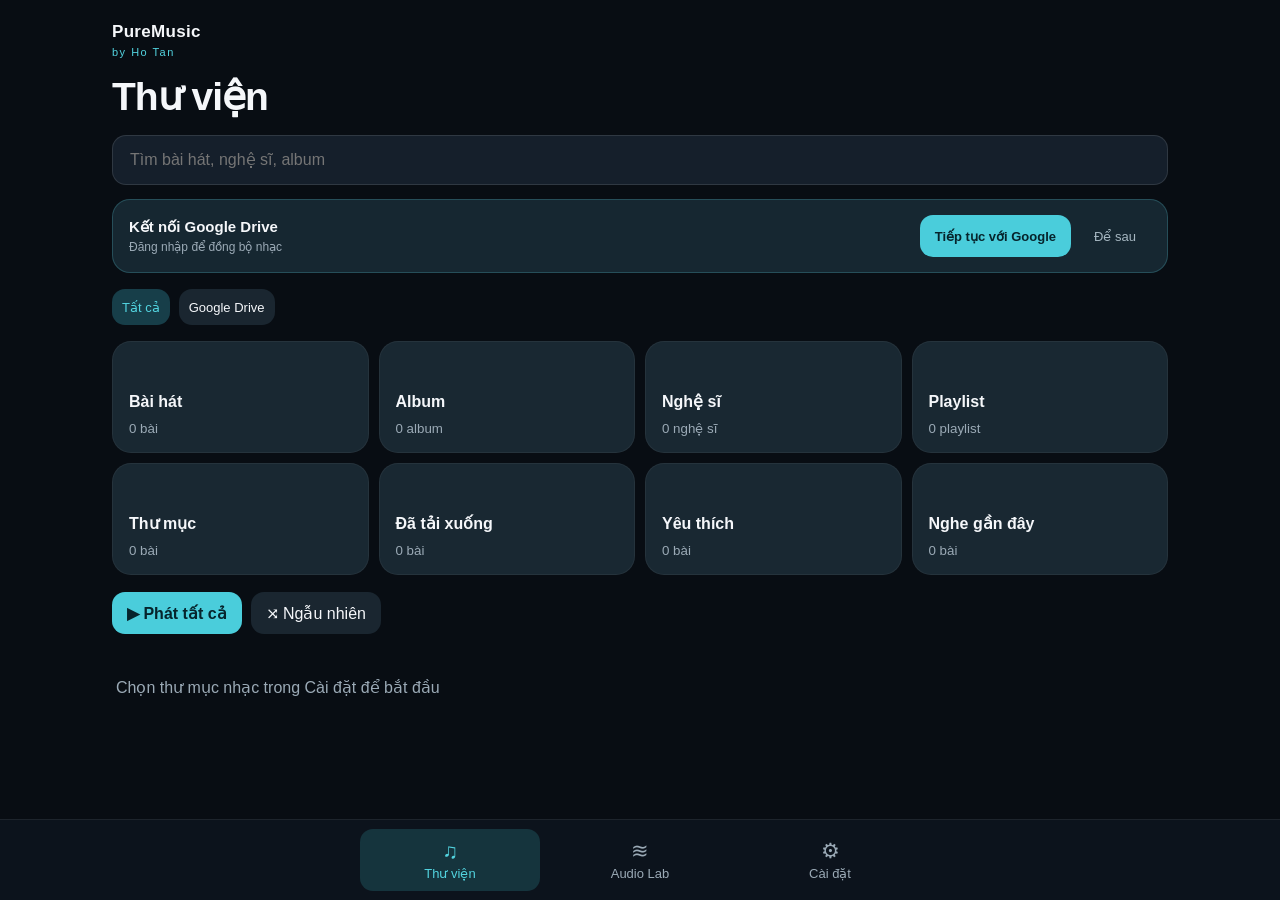
<file: index.html>
<!doctype html><html lang="vi"><head><meta charset="utf-8"><meta name="viewport" content="width=device-width,initial-scale=1,viewport-fit=cover"><meta name="theme-color" content="#0a1017"><meta name="apple-mobile-web-app-capable" content="yes"><meta name="apple-mobile-web-app-status-bar-style" content="black-translucent"><link rel="manifest" href="manifest.webmanifest"><link rel="apple-touch-icon" href="icon-180.png"><title>PureMusic · by Ho Tan</title><style>
:root{color-scheme:dark;--bg:#090e15;--panel:#151e29;--panel2:#1b2733;--line:#ffffff16;--fg:#f5f8fa;--muted:#9aaab8;--accent:#42d4df;--safe:env(safe-area-inset-bottom,0px)}*{box-sizing:border-box}html,body{margin:0;min-height:100%;font-family:-apple-system,BlinkMacSystemFont,"Segoe UI",sans-serif;background:var(--bg);color:var(--fg)}button,input,select{font:inherit}button{cursor:pointer;color:inherit;border:0;background:transparent}button:disabled{opacity:.35;cursor:default}button:focus-visible,input:focus-visible,select:focus-visible{outline:2px solid var(--accent);outline-offset:2px}.shell{max-width:1160px;margin:auto;padding:24px 22px calc(156px + var(--safe))}.top{display:flex;align-items:center;justify-content:space-between;gap:12px;margin-bottom:28px}.brand{font-size:16px;font-weight:800;letter-spacing:.3px}.brand small{display:block;font-size:11px;color:var(--accent);letter-spacing:1.5px;font-weight:500;margin-top:4px}.muted{color:var(--muted)}.eyebrow{font-size:12px;color:var(--accent);letter-spacing:1.4px}h1{font-size:clamp(28px,5vw,39px);letter-spacing:-1px;margin:8px 0 16px}h2{font-size:21px;margin:18px 0 12px}p{line-height:1.5}.btn{display:inline-flex;justify-content:center;align-items:center;gap:7px;padding:11px 15px;border-radius:13px;background:var(--panel2);min-height:44px;white-space:nowrap}.btn.primary{background:var(--accent);color:#08202a;font-weight:700}.btn.small{padding:7px 10px;min-height:36px;font-size:13px}.btn.ghost{background:transparent;border:1px solid var(--line)}.btn.active{background:#173e49;color:var(--accent)}.icon{font-size:22px;min-width:42px;min-height:42px;display:inline-grid;place-items:center;border-radius:12px}.icon.on{color:var(--accent)}.toolbar{display:flex;gap:9px;flex-wrap:wrap;margin:12px 0 20px}.search{width:100%;padding:15px 17px;border:1px solid var(--line);border-radius:14px;background:var(--panel);color:var(--fg);outline:none}.card{background:var(--panel);border:1px solid var(--line);border-radius:19px;padding:17px;margin-bottom:12px}.list{display:grid;gap:3px}.track{display:flex;align-items:center;gap:12px;padding:10px 7px;border-bottom:1px solid #ffffff0d;min-width:0}.track.current{background:#11303a;border-radius:13px}.cover{width:48px;height:48px;border-radius:10px;background:linear-gradient(140deg,#254653,#25283d);object-fit:cover;flex-shrink:0}.cover.large{width:min(67vw,390px,42vh);height:min(67vw,390px,42vh);border-radius:18px;box-shadow:0 20px 60px #0006}.track-main{min-width:0;flex:1;text-align:left}.track-main strong,.track-main small{display:block;overflow:hidden;white-space:nowrap;text-overflow:ellipsis}.track-main strong{font-size:15px}.track-main small{color:var(--muted);font-size:12px;margin-top:4px}.track-actions{display:flex;align-items:center;gap:3px}.grid{display:grid;grid-template-columns:repeat(auto-fill,minmax(160px,1fr));gap:12px}.tile{padding:16px;min-height:125px;border-radius:17px;background:linear-gradient(130deg,#173b44,#1b202e);text-align:left;display:flex;flex-direction:column;justify-content:flex-end}.tile strong{font-size:16px;line-height:1.3}.tile small{color:var(--muted);margin-top:8px}.nav{position:fixed;bottom:0;left:0;right:0;display:flex;justify-content:center;background:#0d141df7;border-top:1px solid var(--line);padding:9px 8px calc(9px + var(--safe));z-index:20;gap:10px}.nav button{width:min(32%,180px);padding:10px 4px;border-radius:13px;color:var(--muted);font-size:13px}.nav button.active{background:#15343d;color:var(--accent)}.nav button span{display:block;font-size:21px;margin-bottom:3px}.mini{position:fixed;z-index:21;left:50%;transform:translateX(-50%);bottom:calc(77px + var(--safe));width:min(calc(100% - 22px),850px);background:#202d3b;border:1px solid #ffffff22;border-radius:15px;padding:8px;display:none;align-items:center;gap:9px;box-shadow:0 8px 28px #0008}.mini.show{display:flex}.mini .cover{width:42px;height:42px}.mini button.main{flex:1;text-align:left;min-width:0}.mini strong,.mini small{display:block;white-space:nowrap;overflow:hidden;text-overflow:ellipsis}.mini small{color:var(--muted);font-size:12px}.sheet{position:fixed;inset:0;background:#080d14;z-index:30;overflow:auto;padding:calc(15px + env(safe-area-inset-top,0px)) 20px calc(30px + var(--safe));display:none}.sheet.open{display:block}.sheet-inner{max-width:650px;margin:auto}.sheet-head{display:flex;justify-content:space-between;align-items:center;margin-bottom:18px}.sheet-head strong{font-size:13px;color:var(--muted);letter-spacing:1px}.player-art{text-align:center;margin:8px 0 18px}.player-title{display:flex;align-items:center;gap:12px;margin:0 0 20px}.player-title>div{min-width:0;flex:1}.player-title h2{font-size:23px;overflow:hidden;text-overflow:ellipsis;white-space:nowrap;margin:0 0 5px}.player-title p{margin:0;color:var(--muted)}.seek{width:100%;accent-color:var(--accent)}.times{display:flex;justify-content:space-between;font-size:12px;color:var(--muted);margin:4px 0 20px}.controls{display:flex;justify-content:space-between;align-items:center;gap:6px}.controls .icon{font-size:26px}.controls .big{height:66px;width:66px;border-radius:50%;background:#eaf8fa;color:#0b1620;font-size:29px}.player-bottom{display:flex;justify-content:space-around;margin-top:28px}.player-bottom button{font-size:13px;color:var(--muted);display:grid;justify-items:center;gap:8px}.player-bottom span{font-size:22px}.input-row{display:flex;gap:10px;align-items:center;flex-wrap:wrap;margin:12px 0}.input-row label{min-width:110px;color:var(--muted)}input[type=text],input[type=number],select{background:#101923;color:var(--fg);border:1px solid #ffffff30;border-radius:11px;padding:11px;min-width:0;max-width:100%}input[type=range]{accent-color:var(--accent)}.input-row input[type=range]{flex:1;min-width:120px}.badge{font-size:11px;color:var(--accent);letter-spacing:1px}.empty{color:var(--muted);padding:24px 4px}.notice{position:fixed;left:50%;bottom:calc(170px + var(--safe));transform:translateX(-50%);background:#263847;color:white;padding:12px 17px;border-radius:12px;z-index:60;max-width:90%;box-shadow:0 6px 20px #0008;display:none}.notice.show{display:block}.menu{position:fixed;inset:0;z-index:45;background:#0008;display:none;align-items:end;justify-content:center;padding:16px}.menu.open{display:flex}.menu-content{background:#1a2632;border:1px solid #ffffff25;border-radius:20px;padding:10px;width:min(100%,460px);max-height:80vh;overflow:auto}.menu-content button{display:block;width:100%;text-align:left;padding:14px;border-radius:12px}.menu-content button:hover{background:#ffffff12}.folder{display:flex;gap:9px;align-items:center;padding:11px;border-bottom:1px solid var(--line)}.folder button:first-of-type{flex:1;text-align:left}.hint{font-size:12px;color:var(--muted)}.eq-band{display:flex;align-items:center;gap:9px;margin:8px 0}.eq-band label{width:65px;color:var(--muted);font-size:12px}.eq-band input{flex:1}.eq-band output{width:52px;text-align:right;font-size:12px}.hidden{display:none!important}@media(min-width:800px){.sheet{background:#000b;display:none;align-items:center;justify-content:center}.sheet.open{display:flex}.sheet.open{display:flex}.sheet-inner{width:620px;max-height:96vh;overflow:auto;border-radius:22px;padding:22px;background:#101822}.shell{padding-top:35px}.cover.large{width:270px;height:270px}}@media(prefers-reduced-motion:reduce){*{scroll-behavior:auto!important;animation:none!important;transition:none!important}}
.menu-action{display:flex!important;align-items:center;gap:14px;min-height:52px;font-weight:500}.menu-icon{display:grid;place-items:center;width:30px;height:30px;flex:none;border-radius:9px;background:#263a48;color:var(--accent);font-size:18px}.source-folder-row{display:flex;justify-content:space-between;align-items:center;gap:12px;padding:12px 0;border-top:1px solid var(--line)}.source-folder-row span{font-size:13px;color:var(--muted);min-width:0;overflow-wrap:anywhere}.folder-picker-head{display:grid;gap:10px;margin-bottom:15px}.folder{min-height:54px}.folder .track-main{overflow:hidden;text-overflow:ellipsis;white-space:nowrap}@media(max-width:450px){.source-folder-row{align-items:flex-start;flex-direction:column}.source-folder-row .btn{width:100%}}

/* Queue V11.2: search all, virtualize visible rows only */
.queue-summary{display:grid;gap:12px;margin:8px 0 12px}.queue-search{margin:0}.queue-actions{display:flex;gap:8px;overflow-x:auto;scrollbar-width:none;padding-bottom:3px}.queue-actions .btn{flex-shrink:0;font-size:13px;min-height:40px}.queue-result{font-size:12px;min-height:8px;margin:4px 0}.queue-viewport{height:min(65dvh,650px);min-height:260px;overflow-y:auto;overscroll-behavior:contain;scrollbar-width:thin;border-top:1px solid var(--line);border-bottom:1px solid var(--line)}.queue-space{position:relative;width:100%;min-height:1px}.queue-track{position:absolute;left:0;right:0;height:76px;min-height:76px;padding:8px 2px;gap:9px}.queue-track .cover{width:46px;height:46px}.queue-track .track-main strong{font-size:14px}.queue-track .track-main small{font-size:12px}.queue-track .icon{min-width:38px}.queue-number{width:22px;text-align:center;font-size:12px;color:var(--muted);flex-shrink:0}.queue-grip{font-size:24px;color:var(--muted);touch-action:none;cursor:grab}.queue-grip.dragging{color:var(--accent);cursor:grabbing}.queue-track.current{background:#15343d}.queue-track.current .track-main strong{color:var(--accent)}@media(max-width:400px){.queue-track{gap:5px}.queue-track .cover{width:42px;height:42px}.queue-track .icon{min-width:34px}}

/* PureMusic 11.4 — Balanced Player & native-feeling swipe sheet */
:root{--player-safe-top:env(safe-area-inset-top,0px);--player-safe-bottom:env(safe-area-inset-bottom,0px)}
body.player-visible{overflow:hidden}
#player.sheet{display:block;overflow:hidden;transform:translate3d(0,var(--drag-y,100dvh),0);transition:none;visibility:hidden;pointer-events:none;overscroll-behavior:contain;padding:0;background:#090e15;touch-action:pan-y}
#player.sheet.open{visibility:visible;pointer-events:auto;--drag-y:0px}
#player.sheet.settling{transition:transform .28s cubic-bezier(.22,.75,.25,1)}
#player .sheet-inner{height:100dvh;max-height:none;max-width:610px;overflow:hidden;display:flex;flex-direction:column;align-items:stretch;margin:auto;padding:calc(var(--player-safe-top) + 9px) clamp(20px,5vw,34px) calc(var(--player-safe-bottom) + 18px);background:transparent;border-radius:0;gap:0}
#player .sheet-head{position:relative;display:flex;align-items:center;justify-content:center;flex:0 0 46px;margin:0 0 clamp(9px,1.8dvh,18px);touch-action:none;user-select:none;-webkit-user-select:none}
#player .sheet-handle{position:absolute;top:1px;left:50%;transform:translateX(-50%);width:39px;height:5px;border-radius:20px;background:#78879680;display:block}
#player .sheet-head strong{font-size:11px;letter-spacing:1.7px;color:#9aaab8;padding-top:15px;font-weight:600}
#player .sheet-head #playerMore{position:absolute;right:0;top:6px;font-size:22px}
#player .player-art{flex:0 1 auto;min-height:0;display:flex;justify-content:center;align-items:center;margin:0 0 clamp(13px,2.5dvh,24px);touch-action:none}
#player .cover.large{width:min(84vw,420px,calc((100dvh - var(--player-safe-top) - var(--player-safe-bottom) - 390px)));height:auto;aspect-ratio:1;max-height:100%;min-width:0;object-fit:contain;border-radius:16px;box-shadow:0 16px 42px #0005}
#player .player-title{flex:0 0 auto;margin:0 0 clamp(17px,2.5dvh,27px);gap:12px}
#player .player-title h2{font-size:clamp(21px,3.3vw,27px);letter-spacing:-.45px;margin:0 0 5px}
#player .player-title p{font-size:15px}
#player .badge{display:block;margin-top:7px;font-size:10px}
#player .seek{margin:0;flex:0 0 auto;min-height:18px}
#player .times{margin:3px 0 clamp(14px,2.6dvh,27px);flex:0 0 auto}
#player .controls{flex:0 0 auto;min-height:clamp(66px,9dvh,85px);gap:4px}
#player .controls .icon{min-width:42px;min-height:46px;font-size:24px}
#player .controls .big{height:clamp(64px,8dvh,78px);width:clamp(64px,8dvh,78px);font-size:30px}
#player .player-spacer{flex:1 1 auto;min-height:14px}
#player .vol-track{height:4px;background:#40515e;border-radius:9px;flex:1;overflow:hidden}
#player .vol-level{display:block;width:45%;height:100%;background:#b4c5cd;border-radius:9px}
#player .player-bottom{margin:clamp(15px,2.6dvh,26px) 0 0;flex:0 0 auto;justify-content:space-around}
#player .player-bottom button{min-width:100px;min-height:54px;gap:5px}
#player .player-bottom span{font-size:22px}
#mini{translate:0 var(--mini-drag,0px);touch-action:pan-y}
@media(max-height:740px){#player .sheet-inner{padding-bottom:calc(var(--player-safe-bottom) + 10px)}#player .sheet-head{flex-basis:35px;margin-bottom:7px}#player .cover.large{width:min(74vw,340px,calc(100dvh - var(--player-safe-top) - var(--player-safe-bottom) - 330px))}#player .player-title{margin-bottom:9px}#player .times{margin-bottom:7px}#player .player-spacer{min-height:5px}#player .player-bottom{margin-top:9px}}
@media(min-width:800px){#player.sheet.open{display:flex;justify-content:center;align-items:center;background:#03070cdd}#player .sheet-inner{height:min(92dvh,850px);width:min(520px,90vw);max-height:92dvh;padding:22px 32px 24px;background:#111a25;border-radius:24px}#player .cover.large{width:min(32dvh,290px)}}
@media(prefers-reduced-motion:reduce){#player.sheet.settling{transition-duration:.01ms}}

/* V11.5: one search field, immediate results, calmer layout */
.top{margin-bottom:18px}.top .brand{font-size:17px}.shell{padding-top:22px}
.library-search-row{position:relative;margin-bottom:14px}.library-search-row .search{padding-right:48px;background:#151f2b;border-color:#ffffff1c}
.search-clear{position:absolute;right:6px;top:50%;transform:translateY(-50%);height:38px;width:38px;border-radius:11px;font-size:25px;color:#b7c7d0}
.search-clear[hidden]{display:none}.search-result-head{display:flex;justify-content:space-between;align-items:center;gap:12px;margin:8px 0 12px;font-size:14px}
.search-result-head .muted{font-size:12px}.search-more{margin:12px 0}.source-filters{margin:8px 0 16px;flex-wrap:nowrap;overflow-x:auto;scrollbar-width:none}
.library-grid{grid-template-columns:repeat(2,minmax(0,1fr));gap:10px}.library-grid .tile{min-height:118px;background:#192832;border:1px solid #ffffff0d}
.library-actions{margin-top:17px}.card{border-color:#ffffff10;box-shadow:none}.track{min-height:63px}.track-main strong{font-weight:600}
@media(min-width:700px){.library-grid{grid-template-columns:repeat(4,minmax(0,1fr))}}
@media(max-width:390px){.library-grid .tile{min-height:108px;padding:13px}.source-filters .btn{font-size:12px;padding:9px 11px}}
.auth-reconnect{display:flex;align-items:center;justify-content:space-between;gap:12px;background:#172733;border:1px solid #42d4df40;border-radius:15px;padding:12px 14px;margin:0 0 16px}.auth-message{font-size:13px;color:#c7dce5}.auth-reconnect .btn{font-size:13px;white-space:normal;text-align:center}.auth-status{font-size:13px;margin:0 0 8px}@media(max-width:420px){.auth-reconnect{flex-wrap:wrap}.auth-reconnect .btn{width:100%}}
/* 11.7: compact album / artist browser */
.album-list{display:grid;grid-template-columns:repeat(2,minmax(0,1fr));gap:9px;margin-top:10px}
.album-row{display:flex;align-items:center;gap:12px;min-width:0;width:100%;padding:11px;border-radius:15px;background:#151f29;border:1px solid #ffffff0c;text-align:left;transition:background .18s ease}
.album-row:active{background:#22323d}.album-thumb{width:62px;height:62px;flex:none;object-fit:cover;border-radius:10px;background:#223744}
.album-info{display:flex;flex-direction:column;justify-content:center;min-width:0;flex:1;gap:6px}.album-info strong{display:-webkit-box;-webkit-box-orient:vertical;-webkit-line-clamp:2;line-clamp:2;overflow:hidden;overflow-wrap:anywhere;font-size:14px;line-height:1.35;font-weight:650;letter-spacing:-.15px}.album-info small{color:#91a3b0;font-size:12px}.album-chevron{color:#8093a2;font-size:24px;flex:none}
@media(max-width:650px){.album-list{grid-template-columns:1fr;gap:7px}.album-row{padding:10px}.album-thumb{width:60px;height:60px}}
@media(min-width:950px){.album-list{grid-template-columns:repeat(3,minmax(0,1fr))}}

/* V12 Essential UI: shared tokens, reduced visual noise */
:root{--bg:#080d13;--panel:#151e27;--panel2:#1a2630;--line:#ffffff12;--fg:#f5f7fa;--muted:#9baab6;--accent:#52d3df}
body{background:var(--bg);-webkit-font-smoothing:antialiased}
.shell{max-width:1100px}
.top{margin-bottom:16px}
.card{background:#141e28;border:1px solid #ffffff0e;border-radius:20px;box-shadow:none}
.btn{border-radius:13px;min-height:42px}
.btn.primary{background:#4acddb;color:#06242c}
.track{border-bottom:1px solid #ffffff0d}
.track-main{min-width:0}.track-main strong,.track-main small{overflow:hidden;text-overflow:ellipsis;white-space:nowrap;display:block}
.album-row{background:#121c26;border-radius:16px;border:1px solid #ffffff0d;min-height:82px}
.album-thumb{width:60px;height:60px;border-radius:11px}
.album-info strong{line-height:1.28;letter-spacing:-.15px;font-size:15px}
.album-chevron{color:#8a9ba8}
.library-grid .tile{border-radius:19px;min-height:112px}
.menu-content{background:#18232e;border-radius:23px}
.menu-action{border-bottom:1px solid #ffffff0a;min-height:55px}
.menu-action:last-child{border-bottom:none}
#mini{border:1px solid #ffffff16;box-shadow:0 9px 25px #0005}
#player.sheet{background:#080d13}
#player .sheet-inner{padding-top:calc(env(safe-area-inset-top,0px) + 10px)}
#player .cover.large{width:min(85vw,430px,calc(100dvh - env(safe-area-inset-top,0px) - env(safe-area-inset-bottom,0px) - 355px));border-radius:17px;box-shadow:0 12px 30px #0004}
#player .player-art{margin-bottom:clamp(13px,2.4dvh,23px)}
#player .player-title{margin-bottom:clamp(12px,2dvh,22px)}
#player .player-title h2{line-height:1.16;max-height:2.4em;overflow:hidden}
#player .controls .icon{min-width:44px;min-height:48px}
#player .player-bottom button{min-height:48px}
#player .player-spacer{min-height:8px}
#subsheet .sheet-inner{padding-bottom:calc(20px + env(safe-area-inset-bottom,0px))}
input:focus-visible,button:focus-visible{outline:2px solid var(--accent);outline-offset:3px}
@media(max-height:720px){#player .cover.large{width:min(70vw,320px,calc(100dvh - 340px))}#player .sheet-head{flex-basis:35px}#player .player-bottom button{min-height:42px}}
@media(prefers-reduced-motion:reduce){*,*::before,*::after{animation-duration:.01ms!important;transition-duration:.01ms!important;scroll-behavior:auto!important}}

/* V12.1: playback UI belongs to this launch, not saved history. */
#mini:not(.show){display:none!important}
body:not(.has-mini) .shell{padding-bottom:calc(110px + var(--safe))}
.smart-connect{display:flex;align-items:center;justify-content:space-between;gap:14px;padding:15px 16px;margin:0 0 16px;border:1px solid rgba(98,218,230,.22);border-radius:18px;background:#162731;flex-wrap:wrap}.smart-connect-info{display:grid;gap:4px}.smart-connect-info strong{font-size:15px}.smart-connect-info .muted{font-size:12px}.smart-connect-actions{display:flex;gap:8px;flex-wrap:wrap}.smart-connect-actions .btn{font-size:13px}.smart-later{background:transparent!important;border-color:transparent!important;color:#a6b7c1!important}@media(max-width:480px){.smart-connect-actions{width:100%}.smart-connect-actions .btn{flex:1}}
</style></head><body><main class="shell"><div class="top"><div class="brand">PureMusic<small>by Ho Tan</small></div></div><div id="content"></div></main><div class="mini" id="mini"><img id="miniCover" class="cover" alt=""><button class="main" id="miniOpen"><strong id="miniTitle"></strong><small id="miniArtist"></small></button><button class="icon" id="miniToggle" aria-label="Phát hoặc tạm dừng">▶</button></div><nav class="nav" id="nav" aria-label="Điều hướng chính"><button data-page="library" class="active"><span>♫</span>Thư viện</button><button data-page="lab"><span>≋</span>Audio Lab</button><button data-page="settings"><span>⚙</span>Cài đặt</button></nav><section class="sheet" id="player" aria-label="Trình phát"><div class="sheet-inner"><div class="sheet-head" id="playerDragZone"><span class="sheet-handle" id="playerHandle" aria-label="Vuốt xuống để thu nhỏ"></span><strong id="playerSource">ĐANG PHÁT</strong><button class="icon" id="playerMore" aria-label="Tùy chọn">⋯</button></div><div class="player-art"><img class="cover large" id="art" alt="Ảnh bìa"></div><div class="player-title"><div><h2 id="title"></h2><p id="artist"></p><span class="badge" id="quality"></span></div><button class="icon" id="like" aria-label="Yêu thích">♡</button></div><input class="seek" type="range" min="0" max="1000" value="0" id="seek" aria-label="Vị trí bài hát"><div class="times"><span id="elapsed">0:00</span><span id="remaining">-0:00</span></div><div class="controls"><button class="icon" id="shuffle" aria-label="Ngẫu nhiên">⤨</button><button class="icon" id="previous" aria-label="Bài trước">|◀</button><button class="big" id="toggle" aria-label="Phát hoặc tạm dừng">▶</button><button class="icon" id="next" aria-label="Bài tiếp">▶|</button><button class="icon" id="repeat" aria-label="Lặp lại">↻</button></div><div class="player-spacer" aria-hidden="true"></div><div class="player-bottom"><button id="lyricsBtn"><span>▤</span>Lời bài hát</button><button id="queueBtn"><span>☷</span>Hàng chờ</button></div></div></section><section class="sheet" id="subsheet"><div class="sheet-inner"><div class="sheet-head"><button class="icon" id="subBack">‹</button><strong id="subTitle"></strong><span style="width:42px"></span></div><div id="subContent"></div></div></section><div class="menu" id="menu" role="dialog" aria-label="Tùy chọn bài hát"><div class="menu-content" id="menuItems"></div></div><div class="notice" id="toast" role="status"></div><audio id="audio" playsinline preload="metadata"></audio><script>
'use strict';
const VERSION='12.2.0',GOOGLE_ID='307536159983-k3glcvth89sf8u420rmc907ngm6fhsc4.apps.googleusercontent.com';
const $=id=>document.getElementById(id), audio=$('audio');
const read=(key,def)=>{try{return JSON.parse(localStorage.getItem(key))??def}catch{return def}};
const save=(key,val)=>localStorage.setItem(key,JSON.stringify(val));
const initialCfg=read('pm_cfg',{});
const state={connectDismissed:false,sessionActivated:false,page:'library',view:'home',filter:'all',query:'',songs:[],queue:[],position:-1,playingKey:null,playSeq:0,loadController:null,blobURL:null,repeat:read('pm11_repeat',0),shuffle:read('pm11_shuffle',false),favorites:new Set(read('pm11_favorites',read('pm_favorites',[]))),playlists:read('pm7_playlists',{}),recent:read('pm11_recent',read('pm7_recent',[])),folders:read('pm11_folders',{}),token:{},expiry:{},cfg:{gid:initialCfg.gid||GOOGLE_ID,mid:initialCfg.mid||''},loading:false,metadata:new Map(),artURLs:new Map(),offline:new Set(read('pm_offline',[])),currentMeta:null,eqOn:false,context:null,analyser:null,eqNodes:[],eq:[0,0,0,0,0,0,0,0,0,0],preamp:0,replayGainMode:read('pm11_rg_mode','off'),replayGainOffset:read('pm11_rg_offset',0),mode:'direct',timer:null};
const key=s=>s.provider+':'+s.id;
const norm=s=>String(s||'').normalize('NFD').replace(/[\u0300-\u036f]/g,'').replace(/đ/gi,'d').toLowerCase();
const escapeHTML=s=>String(s??'').replace(/[&<>"']/g,c=>({'&':'&amp;','<':'&lt;','>':'&gt;','"':'&quot;',"'":'&#39;'}[c]));
const fmt=t=>Number.isFinite(t)?Math.floor(t/60)+':'+String(Math.floor(t%60)).padStart(2,'0'):'0:00';
const fmtBytes=n=>n>=1073741824?(n/1073741824).toFixed(2)+' GB':(n/1048576).toFixed(1)+' MB';
const placeholder='data:image/svg+xml,'+encodeURIComponent('<svg xmlns="http://www.w3.org/2000/svg" width="300" height="300"><rect width="300" height="300" rx="30" fill="#213845"/><path d="M190 60v148a32 32 0 1 1-18-29V90l-70 14v125a32 32 0 1 1-18-29V90z" fill="#a8dce3"/></svg>');
let toastTimer;
function notify(msg){const t=$('toast');t.textContent=msg;t.classList.add('show');clearTimeout(toastTimer);toastTimer=setTimeout(()=>t.classList.remove('show'),3500)}
function rowButton(text,handler,cls='btn'){const b=document.createElement('button');b.className=cls;b.textContent=text;b.addEventListener('click',handler);return b}
function setPage(p){state.page=p;document.querySelectorAll('[data-page]').forEach(b=>b.classList.toggle('active',b.dataset.page===p));render()}
function showSub(title,build){$('subTitle').textContent=title;$('subContent').replaceChildren();build($('subContent'));$('subsheet').classList.add('open')}
function closeSub(){$('subsheet').classList.remove('open')}
const menuIcons=[[/phát ngay/i,'▶'],[/phát tiếp/i,'⏭'],[/playlist/i,'☷'],[/offline|tải/i,'↓'],[/yêu thích/i,'♡'],[/thư mục/i,'▣'],[/xóa|bỏ/i,'×'],[/đầu/i,'⇡'],[/cuối/i,'⇣'],[/lưu/i,'✓']];
function menu(actions){const target=$('menuItems');target.replaceChildren();for(const [name,fn] of actions){const b=rowButton('',()=>{$('menu').classList.remove('open');fn()});b.className='menu-action';const ico=document.createElement('span');ico.className='menu-icon';ico.textContent=menuIcons.find(([rx])=>rx.test(name))?.[1]||'•';const label=document.createElement('span');label.textContent=name;b.append(ico,label);target.append(b)}$('menu').classList.add('open')}
$('menu').onclick=e=>{if(e.target===$('menu'))$('menu').classList.remove('open')};$('subBack').onclick=closeSub;
function persistQueue(){save('pm11_queue',{queue:state.queue,position:state.position,playingKey:state.playingKey,time:audio.currentTime||0})}
function remember(){if(!state.playingKey)return;state.recent=[state.playingKey,...state.recent.filter(x=>x!==state.playingKey)].slice(0,40);save('pm11_recent',state.recent)}
function songsByKeys(keys){return keys.map(k=>state.songs.find(s=>key(s)===k)).filter(Boolean)}
function selected(){return state.songs.find(s=>key(s)===state.playingKey)||null}
function imageFor(s){return s&&state.artURLs.get(key(s))||placeholder}
function trackNode(s,onPlay=null){const row=document.createElement('div');row.className='track'+(state.playingKey===key(s)?' current':'');row.setAttribute('role','listitem');const cover=document.createElement('img');cover.className='cover';cover.alt='';cover.loading='lazy';cover.src=imageFor(s);const main=rowButton('',onPlay||(()=>{const arr=visibleSongs();const idx=arr.findIndex(x=>key(x)===key(s));startList(arr,Math.max(0,idx))}),'track-main');const title=document.createElement('strong');title.textContent=s.title;const sub=document.createElement('small');sub.textContent=s.artist+' · '+(s.provider==='google'?'Google Drive':'OneDrive');main.append(title,sub);const more=rowButton('⋯',()=>trackMenu(s),'icon');more.setAttribute('aria-label','Tùy chọn bài hát');row.append(cover,main,more);return row}
function trackMenu(s){const k=key(s);menu([['Phát ngay',()=>playFromQueue(s)],['Phát tiếp theo',()=>insertNext(s)],['Thêm vào playlist',()=>choosePlaylist(s)],[(state.offline.has(k)?'Xóa bản offline':'Tải về offline'),()=>state.offline.has(k)?removeOffline(s):downloadOffline(s)],[(state.favorites.has(k)?'Bỏ yêu thích':'Yêu thích'),()=>toggleFavorite(s)],['Hiện trong thư mục',()=>browseParent(s)]])}
function toggleFavorite(s){const k=key(s);if(state.favorites.has(k))state.favorites.delete(k);else state.favorites.add(k);save('pm11_favorites',[...state.favorites]);syncPlayer();render()}
function groupBy(list,field){const groups=new Map();for(const s of list){const v=s[field]||'Chưa phân loại';if(!groups.has(v))groups.set(v,[]);groups.get(v).push(s)}return groups}
function visibleSongs(){let list=state.songs.filter(s=>s.provider!=='ms'||state.offline.has(key(s)));if(state.filter!=='all')list=list.filter(s=>s.provider===state.filter);if(state.query)list=list.filter(s=>norm(s.title+' '+s.artist+' '+s.album+' '+s.name).includes(norm(state.query)));return list}
function render(){const c=$('content');c.replaceChildren();if(state.page==='library')renderLibrary(c);else if(state.page==='lab')renderLab(c);else renderSettings(c);syncMini()}
function titleNode(t){const h=document.createElement('h1');h.textContent=t;return h}
function div(cls){const el=document.createElement('div');el.className=cls;return el}
function googleAuthPanel(){
 // Only prompt when online and a Google token is genuinely unavailable.
 if(!navigator.onLine||state.connectDismissed)return null;
 if(state.token.google&&state.expiry.google>Date.now()+30000)return null;
 const panel=div('smart-connect');panel.setAttribute('role','region');panel.setAttribute('aria-label','Kết nối Google Drive');
 const info=div('smart-connect-info');const heading=document.createElement('strong');heading.textContent='Kết nối Google Drive';
 const hint=div('muted');hint.textContent='Đăng nhập để đồng bộ nhạc';info.append(heading,hint);
 const buttons=div('smart-connect-actions');
 buttons.append(rowButton('Tiếp tục với Google',()=>googleLogin().catch(e=>notify(e.message)),'btn primary'));
 buttons.append(rowButton('Để sau',()=>{state.connectDismissed=true;renderLibraryBody()},'btn smart-later'));
 panel.append(info,buttons);return panel;
}
function refreshGoogleConnection(){
 if(state.token.google&&(!state.expiry.google||state.expiry.google<=Date.now()+30000)){
  delete state.token.google;delete state.expiry.google;saveSession();
 }
 if(state.page==='library')renderLibraryBody();
 else if(state.page==='settings')render();
}
window.addEventListener('online',refreshGoogleConnection);
window.addEventListener('offline',refreshGoogleConnection);
document.addEventListener('visibilitychange',()=>{if(!document.hidden)refreshGoogleConnection()});
function renderLibrary(c){
 c.append(titleNode('Thư viện'));
 const searchRow=div('library-search-row');
 const input=document.createElement('input');input.className='search';input.type='search';input.id='librarySearch';input.placeholder='Tìm bài hát, nghệ sĩ, album';input.setAttribute('aria-label','Tìm trong thư viện');input.autocomplete='off';input.value=state.query;
 const clear=rowButton('×',()=>{state.query='';input.value='';renderLibraryBody();input.focus()},'search-clear');clear.setAttribute('aria-label','Xóa tìm kiếm');
 searchRow.append(input,clear);c.append(searchRow);
 const body=div('');body.id='libBody';c.append(body);
 input.addEventListener('input',()=>{state.query=input.value;renderLibraryBody()});
 renderLibraryBody();
}
function renderLibraryBody(){
 const c=$('libBody');if(!c)return;c.replaceChildren();
 const prompt=googleAuthPanel();if(prompt)c.append(prompt);
 const searching=Boolean(state.query.trim());
 const clear=c.parentElement?.querySelector('.search-clear');if(clear)clear.hidden=!searching;
 if(searching){
   const results=visibleSongs();const head=div('search-result-head');
   const label=document.createElement('strong');label.textContent='Kết quả tìm kiếm';
   const count=document.createElement('span');count.className='muted';count.textContent=results.length+' bài';head.append(label,count);c.append(head);
   if(!results.length){const empty=div('empty');empty.textContent='Không tìm thấy bài hát phù hợp';c.append(empty);return}
   const list=div('list');for(const s of results.slice(0,60))list.append(trackNode(s,()=>{const idx=results.findIndex(x=>key(x)===key(s));startList(results,idx)}));c.append(list);
   if(results.length>60)c.append(rowButton('Xem tất cả '+results.length+' kết quả',()=>openCategory('songs'),'btn search-more'));
   return;
 }
 const tools=div('toolbar source-filters');for(const [v,t] of [['all','Tất cả'],['google','Google Drive']]){const b=rowButton(t,()=>{state.filter=v;renderLibraryBody()},'btn small'+(state.filter===v?' active':''));tools.append(b)}c.append(tools);
 const groups=div('grid library-grid');const list=visibleSongs();
 for(const [id,label] of [['songs','Bài hát'],['albums','Album'],['artists','Nghệ sĩ'],['playlists','Playlist'],['folders','Thư mục'],['offline','Đã tải xuống'],['favorites','Yêu thích'],['recent','Nghe gần đây']]){
  const tile=rowButton('',()=>openCategory(id),'tile');
  const n=id==='albums'?groupBy(list,'album').size:id==='artists'?groupBy(list,'artist').size:id==='playlists'?Object.keys(state.playlists).length:id==='offline'?list.filter(s=>state.offline.has(key(s))).length:id==='favorites'?list.filter(s=>state.favorites.has(key(s))).length:id==='recent'?state.recent.length:list.length;
  tile.innerHTML='<strong>'+escapeHTML(label)+'</strong><small>'+n+' '+(id==='albums'?'album':id==='artists'?'nghệ sĩ':id==='playlists'?'playlist':'bài')+'</small>';groups.append(tile)
 }c.append(groups);
 const actions=div('toolbar library-actions');actions.append(rowButton('▶ Phát tất cả',()=>startList(list,0),'btn primary'),rowButton('⤨ Ngẫu nhiên',()=>startList(shuffled(list),0),'btn'));c.append(actions);
 if(!list.length){const empty=div('empty');empty.textContent='Chọn thư mục nhạc trong Cài đặt để bắt đầu';c.append(empty)}
}
function cleanAlbumName(name){return String(name||'Chưa phân loại').replace(/^(?:Music\/)+/i,'').replace(/[_]+/g,' ').trim()||'Chưa phân loại'}
function openCategory(category){const list=visibleSongs();if(category==='folders'){openFolders();return}if(category==='playlists'){openPlaylists();return}if(category==='albums'||category==='artists'){const field=category==='albums'?'album':'artist',groups=groupBy(list,field);showSub(category==='albums'?'Album':'Nghệ sĩ',c=>{const grid=div('album-list');for(const [name,arr] of groups){const b=rowButton('',()=>openGroup(name,arr),'album-row');const img=document.createElement('img');img.className='album-thumb';img.alt='';img.loading='lazy';img.src=imageFor(arr[0]);const info=div('album-info');const heading=document.createElement('strong');heading.textContent=category==='albums'?cleanAlbumName(name):name;heading.title=name;const count=document.createElement('small');count.textContent=arr.length+' bài hát';info.append(heading,count);const arrow=document.createElement('span');arrow.className='album-chevron';arrow.textContent='›';b.append(img,info,arrow);grid.append(b)}c.append(grid)});return}const filtered=category==='offline'?list.filter(s=>state.offline.has(key(s))):category==='favorites'?list.filter(s=>state.favorites.has(key(s))):category==='recent'?songsByKeys(state.recent):list;showSub(({offline:'Đã tải xuống',favorites:'Yêu thích',recent:'Nghe gần đây',songs:'Bài hát'})[category],c=>{const actions=div('toolbar');actions.append(rowButton('▶ Phát tất cả',()=>{closeSub();startList(filtered,0)},'btn primary'));if(category==='offline')actions.append(rowButton('Quản lý dung lượng',showStorage,'btn'));c.append(actions);for(const s of filtered)c.append(trackNode(s,()=>{closeSub();startList(filtered,filtered.findIndex(x=>key(x)===key(s)))}));if(!filtered.length)c.append(div('empty')).lastChild.textContent='Chưa có bài hát'})}
function openGroup(name,arr){showSub(name,c=>{const tools=div('toolbar');tools.append(rowButton('▶ Phát tất cả',()=>{closeSub();startList(arr,0)},'btn primary'),rowButton('⤨ Ngẫu nhiên',()=>{closeSub();startList(shuffled(arr),0)},'btn'),rowButton('↓ Tải tất cả',()=>downloadBatch(arr),'btn'));c.append(tools);for(const s of arr)c.append(trackNode(s,()=>{closeSub();startList(arr,arr.findIndex(x=>key(x)===key(s)))}))})}
function shuffled(arr){const out=[...arr];for(let i=out.length-1;i>0;i--){const j=Math.floor(Math.random()*(i+1));[out[i],out[j]]=[out[j],out[i]]}return out}
function startList(arr,pos=0){if(!arr.length){notify('Danh sách trống');return}state.queue=arr.map(key);state.position=Math.max(0,Math.min(pos,arr.length-1));persistQueue();playPosition(state.position)}
function playFromQueue(s){$('subsheet').classList.remove('open');const k=key(s),index=state.queue.indexOf(k);if(index>=0){state.position=index;playPosition(index)}else{state.queue.splice(Math.max(0,state.position+1),0,k);state.position=Math.max(0,state.position+1);playPosition(state.position)}}
function insertNext(s){const k=key(s);state.queue=state.queue.filter((v,i)=>v!==k||i===state.position);state.queue.splice(state.position+1,0,k);persistQueue();notify('Đã thêm vào hàng chờ')}
function queueView(){showSub('Hàng chờ',c=>{
 const header=div('queue-summary');const count=div('muted');count.textContent=state.queue.length+' bài trong hàng chờ';header.append(count);
 const search=document.createElement('input');search.className='search queue-search';search.type='search';search.placeholder='⌕  Tìm bài hát, nghệ sĩ trong hàng chờ';search.setAttribute('aria-label','Tìm trong hàng chờ');search.autocomplete='off';header.append(search);
 const actions=div('queue-actions');actions.append(rowButton('◎ Đang phát',()=>{search.value='';update(true)},'btn'),rowButton('☷ Lưu playlist',()=>saveQueuePlaylist(),'btn'),rowButton('Xóa bài sắp phát',()=>{state.queue=state.queue.slice(0,state.position+1);persistQueue();update()},'btn'));header.append(actions);c.append(header);
 const counter=div('muted queue-result');c.append(counter);
 const viewport=div('queue-viewport');viewport.setAttribute('role','list');viewport.setAttribute('aria-label','Danh sách hàng chờ');const space=div('queue-space');viewport.append(space);c.append(viewport);
 const songMap=new Map(state.songs.map(x=>[key(x),x]));let matches=[],lastStart=-1,lastEnd=-1;const height=76;
 function refresh(){const term=norm(search.value.trim());matches=state.queue.map((k,i)=>({k,i,s:songMap.get(k)})).filter(x=>x.s&&(!term||norm([x.s.title,x.s.artist,x.s.album,x.s.name].join(' ')).includes(term)));space.style.height=(matches.length*height)+'px';counter.textContent=term?matches.length+' / '+state.queue.length+' bài phù hợp':'';viewport.scrollTop=0;lastStart=-1;paint()}
 function paint(){const start=Math.max(0,Math.floor(viewport.scrollTop/height)-5),end=Math.min(matches.length,start+Math.ceil(viewport.clientHeight/height)+12);if(start===lastStart&&end===lastEnd)return;lastStart=start;lastEnd=end;space.replaceChildren();for(let j=start;j<end;j++){const {s,i}=matches[j];const r=trackNode(s,()=>{closeSub();playPosition(i)});r.classList.add('queue-track');r.classList.toggle('current',i===state.position);r.dataset.queueIndex=i;r.style.top=(j*height)+'px';r.setAttribute('role','listitem');const number=div('queue-number');number.textContent=String(i+1);r.prepend(number);
 const handle=rowButton('⠿',()=>{},'icon queue-grip');handle.setAttribute('aria-label','Giữ và kéo để đổi vị trí bài '+(i+1));handle.style.touchAction='none';let drag=false;handle.addEventListener('pointerdown',e=>{drag=true;handle.setPointerCapture(e.pointerId);handle.classList.add('dragging')});handle.addEventListener('pointerup',e=>{if(!drag)return;drag=false;handle.classList.remove('dragging');const rect=viewport.getBoundingClientRect();const dest=Math.floor((e.clientY-rect.top+viewport.scrollTop)/height);const item=matches[Math.max(0,Math.min(matches.length-1,dest))];if(item&&item.i!==i){moveQueueTo(i,item.i);return}});handle.addEventListener('pointercancel',()=>{drag=false;handle.classList.remove('dragging')});r.append(handle);space.append(r)}}
 function update(jump=false){songMap.clear();state.songs.forEach(x=>songMap.set(key(x),x));refresh();if(jump){const j=matches.findIndex(x=>x.i===state.position);if(j>=0){viewport.scrollTop=Math.max(0,j*height-viewport.clientHeight/3);lastStart=-1;paint()}}}
 let debounce;search.addEventListener('input',()=>{clearTimeout(debounce);debounce=setTimeout(()=>update(),100)});viewport.addEventListener('scroll',()=>requestAnimationFrame(paint),{passive:true});update();
 })}
function moveQueueTo(i,j){if(i<0||j<0||i>=state.queue.length||j>=state.queue.length)return;const [item]=state.queue.splice(i,1);state.queue.splice(j,0,item);const playing=state.playingKey;state.position=state.queue.indexOf(playing);persistQueue();queueView()}
function moveQueue(i,d){const j=i+d;if(j<0||j>=state.queue.length)return;[state.queue[i],state.queue[j]]=[state.queue[j],state.queue[i]];if(state.position===i)state.position=j;else if(state.position===j)state.position=i;persistQueue();queueView()}
function saveQueuePlaylist(){const name=prompt('Tên playlist:','Hàng chờ của tôi');if(!name?.trim())return;state.playlists[name.trim()]=[...state.queue];save('pm7_playlists',state.playlists);notify('Đã lưu playlist')}
function choosePlaylist(s){const names=Object.keys(state.playlists);menu([...names.map(n=>['+ '+n,()=>{if(!state.playlists[n].includes(key(s)))state.playlists[n].push(key(s));save('pm7_playlists',state.playlists);notify('Đã thêm vào '+n)}]),['Tạo playlist mới',()=>{const n=prompt('Tên playlist:');if(n?.trim()){state.playlists[n.trim()]=[key(s)];save('pm7_playlists',state.playlists);notify('Đã tạo playlist')}}]])}
function openPlaylists(){showSub('Playlist',c=>{c.append(rowButton('+ Tạo playlist',()=>{const n=prompt('Tên playlist:');if(n?.trim()){state.playlists[n.trim()]=[];save('pm7_playlists',state.playlists);openPlaylists()}},'btn primary'));for(const [name,keys] of Object.entries(state.playlists)){const r=div('track');r.append(rowButton(name+' · '+keys.length+' bài',()=>openPlaylist(name),'track-main'),rowButton('⋯',()=>menu([['Đổi tên',()=>{const n=prompt('Tên mới',name);if(n?.trim()&&n!==name){state.playlists[n.trim()]=keys;delete state.playlists[name];save('pm7_playlists',state.playlists);openPlaylists()}}],['Xóa playlist',()=>{if(confirm('Xóa playlist?')){delete state.playlists[name];save('pm7_playlists',state.playlists);openPlaylists()}}]]),'icon'));c.append(r)}})}
function openPlaylist(name){const arr=songsByKeys(state.playlists[name]||[]);showSub(name,c=>{const tools=div('toolbar');tools.append(rowButton('▶ Phát tất cả',()=>{closeSub();startList(arr)},'btn primary'),rowButton('↓ Tải playlist',()=>downloadBatch(arr),'btn'));c.append(tools);for(const s of arr){const r=trackNode(s,()=>{closeSub();startList(arr,arr.findIndex(x=>key(x)===key(s)))});r.append(rowButton('×',()=>{state.playlists[name]=state.playlists[name].filter(k=>k!==key(s));save('pm7_playlists',state.playlists);openPlaylist(name)},'icon'));c.append(r)}})}
function syncMini(){const s=selected();const visible=!!s&&state.sessionActivated;$('mini').classList.toggle('show',visible);document.body.classList.toggle('has-mini',visible);if(!visible)return;$('miniCover').src=imageFor(s);$('miniTitle').textContent=s.title;$('miniArtist').textContent=s.artist;$('miniToggle').textContent=audio.paused?'▶':'Ⅱ'}
function syncPlayer(){const s=selected();if(!s)return;$('art').src=imageFor(s);$('title').textContent=s.title;$('artist').textContent=s.artist;$('quality').textContent=(state.currentMeta?.format||s.name.split('.').pop().toUpperCase())+' · '+(state.offline.has(key(s))?'OFFLINE':s.provider==='google'?'GOOGLE DRIVE':'ONEDRIVE');$('like').textContent=state.favorites.has(key(s))?'♥':'♡';$('toggle').textContent=audio.paused?'▶':'Ⅱ';$('shuffle').classList.toggle('on',state.shuffle);$('repeat').classList.toggle('on',state.repeat!==0);$('repeat').textContent=state.repeat===2?'↻₁':'↻';syncMini()}
function syncTime(){const d=audio.duration||0,t=audio.currentTime||0;$('seek').value=d?Math.round(t/d*1000):0;$('elapsed').textContent=fmt(t);$('remaining').textContent='-'+fmt(Math.max(0,d-t))}
function stopCurrent(){audio.pause();audio.removeAttribute('src');audio.load();if(state.blobURL){const old=state.blobURL;setTimeout(()=>URL.revokeObjectURL(old),2000);state.blobURL=null}}
// Prepare the next track while foreground execution is available. Only one cached blob.
let preparedNext=null,prepareSeq=0;
function upcomingIndex(){if(state.shuffle||state.repeat===2)return -1;const n=state.position+1;return n<state.queue.length?n:(state.repeat===1&&state.queue.length?0:-1)}
async function prepareUpcoming(){if(navigator.connection?.saveData || /(^|-)2g$/.test(navigator.connection?.effectiveType||''))return;const n=upcomingIndex(),ticket=++prepareSeq;preparedNext=null;if(n<0)return;const s=state.songs.find(x=>key(x)===state.queue[n]);if(!s)return;try{const blob=await getAudioBlob(s);if(ticket!==prepareSeq)return;if(blob.size>90*1024*1024)return;preparedNext={key:key(s),blob};}catch(e){/* Prefetch failure must not interrupt playback. */}}
async function playPosition(i,{resumeAt=0}={}){if(i<0||i>=state.queue.length)return;const s=state.songs.find(x=>key(x)===state.queue[i]);if(!s){notify('Bài không còn trong thư viện');return}const seq=++state.playSeq;state.loadController?.abort();state.loadController=new AbortController();stopCurrent();state.sessionActivated=true;state.position=i;state.playingKey=key(s);state.currentMeta=null;persistQueue();remember();syncPlayer();notify('Đang mở '+s.title);try{const cached=preparedNext?.key===key(s)?preparedNext.blob:null;preparedNext=null;const blob=cached||await getAudioBlob(s,state.loadController.signal);if(seq!==state.playSeq)return;await readMetadata(s,blob);if(seq!==state.playSeq)return;const url=URL.createObjectURL(blob);state.blobURL=url;audio.src=url;audio.load();if(resumeAt>0)audio.addEventListener('loadedmetadata',function seekResume(){audio.removeEventListener('loadedmetadata',seekResume);audio.currentTime=Math.min(resumeAt,Math.max(0,(audio.duration||resumeAt)-1))},{once:true});if(seq!==state.playSeq)return;await audio.play();if(seq!==state.playSeq)return;syncPlayer();persistQueue();prepareUpcoming()}catch(e){if(seq!==state.playSeq||e.name==='AbortError')return;notify('Không phát được: '+e.message);syncPlayer()}}
function next(){if(!state.queue.length)return;if(state.shuffle&&state.queue.length>1){let n=Math.floor(Math.random()*(state.queue.length-1));if(n>=state.position)n++;playPosition(n);return}const n=state.position+1;if(n<state.queue.length)playPosition(n);else if(state.repeat===1)playPosition(0);else{audio.pause();syncPlayer()}}
function previous(){if(audio.currentTime>3){audio.currentTime=0;return}const n=state.position-1;if(n>=0)playPosition(n);else if(state.repeat===1)playPosition(state.queue.length-1)}
function toggle(){if(!selected())return;if(audio.paused){if(!audio.src)playPosition(state.position);else audio.play().catch(e=>notify(e.message))}else audio.pause()}
// V11.4: single-sheet gesture controller; no duplicate playback listeners.
const playerSheet=$('player');
let gesture=null;
function openPlayerSheet(){
  if(!selected())return;
  playerSheet.classList.add('open');
  playerSheet.classList.remove('settling');
  playerSheet.style.removeProperty('--drag-y');
  document.body.classList.add('player-visible');
  syncPlayer();
}
function closePlayerSheet(){
  if(!playerSheet.classList.contains('open'))return;
  playerSheet.classList.add('settling');
  playerSheet.style.setProperty('--drag-y','100dvh');
  const finish=()=>{
    playerSheet.classList.remove('open','settling');
    playerSheet.style.removeProperty('--drag-y');
    document.body.classList.remove('player-visible');
  };
  let completed=false;
  const once=()=>{if(completed)return;completed=true;finish()};
  playerSheet.addEventListener('transitionend',function ended(e){
    if(e.target!==playerSheet||e.propertyName!=='transform')return;
    playerSheet.removeEventListener('transitionend',ended);once();
  });
  // In reduced-motion mode transitionend may not fire.
  window.setTimeout(once,350);
}
function bindSheetDrag(el,kind){
  el.addEventListener('pointerdown',e=>{
    if(e.button!==0 || (kind==='player'&&!playerSheet.classList.contains('open')))return;
    if(kind==='mini'&&!selected())return;
    if(e.target.closest('button,input,select,a'))return;
    gesture={kind,id:e.pointerId,startY:e.clientY,lastY:e.clientY,startT:performance.now(),dragged:false};
    try{el.setPointerCapture(e.pointerId)}catch{}
    if(kind==='player')playerSheet.classList.remove('settling');
  });
  el.addEventListener('pointermove',e=>{
    if(!gesture||gesture.id!==e.pointerId||gesture.kind!==kind)return;
    gesture.lastY=e.clientY;
    const delta=e.clientY-gesture.startY;
    if(kind==='player'){
      if(delta>5){gesture.dragged=true;playerSheet.style.setProperty('--drag-y',Math.min(delta,window.innerHeight)+'px')}
    }else if(delta< -8){gesture.dragged=true;$('mini').style.setProperty('--mini-drag',Math.max(delta,-100)+'px')}
  });
  function end(e){
    if(!gesture||gesture.id!==e.pointerId||gesture.kind!==kind)return;
    const g=gesture;gesture=null;
    const d=e.clientY-g.startY, speed=d/Math.max(performance.now()-g.startT,1);
    if(kind==='player'){
      if(d>105||(d>35&&speed>.55))closePlayerSheet();
      else {playerSheet.classList.add('settling');playerSheet.style.setProperty('--drag-y','0px');}
    }else{
      $('mini').style.removeProperty('--mini-drag');
      if(d< -65||(d< -30&&speed<-.55))openPlayerSheet();
    }
  }
  el.addEventListener('pointerup',end);
  el.addEventListener('pointercancel',e=>{
    if(gesture?.id!==e.pointerId)return;
    gesture=null;
    if(kind==='player'){playerSheet.classList.add('settling');playerSheet.style.setProperty('--drag-y','0px')}
    else $('mini').style.removeProperty('--mini-drag');
  });
}
bindSheetDrag($('playerDragZone'),'player');
bindSheetDrag($('mini'),'mini');
// Drag down on cover as well, without interfering with seek/queue/lyrics scrolling.
bindSheetDrag(document.querySelector('.player-art'),'player');
$('next').onclick=next;$('previous').onclick=previous;$('toggle').onclick=toggle;$('miniToggle').onclick=toggle;$('miniOpen').onclick=()=>{if(!selected())return;openPlayerSheet()};$('queueBtn').onclick=queueView;$('shuffle').onclick=()=>{state.shuffle=!state.shuffle;save('pm11_shuffle',state.shuffle);syncPlayer()};$('repeat').onclick=()=>{state.repeat=(state.repeat+1)%3;save('pm11_repeat',state.repeat);syncPlayer()};$('like').onclick=()=>{const s=selected();if(s)toggleFavorite(s)};$('lyricsBtn').onclick=showLyrics;$('playerMore').onclick=()=>{const s=selected();if(s)trackMenu(s)};
$('seek').oninput=e=>{if(Number.isFinite(audio.duration)&&audio.duration>0)audio.currentTime=audio.duration*Number(e.target.value)/1000};audio.addEventListener('timeupdate',()=>{syncTime();if(Math.floor(audio.currentTime)%5===0)persistQueue()});audio.addEventListener('play',syncPlayer);audio.addEventListener('pause',syncPlayer);audio.addEventListener('ended',()=>{if(state.repeat===2){audio.currentTime=0;audio.play().catch(()=>{})}else next()});document.addEventListener('visibilitychange',()=>{if(!document.hidden&&audio.ended&&state.queue.length){next()}});
function base64url(bytes){return btoa(String.fromCharCode(...bytes)).replace(/\+/g,'-').replace(/\//g,'_').replace(/=/g,'')}
async function pkce(){const verifier=base64url(crypto.getRandomValues(new Uint8Array(32))),digest=await crypto.subtle.digest('SHA-256',new TextEncoder().encode(verifier));return {verifier,challenge:base64url(new Uint8Array(digest))}}
const redirect=location.origin+location.pathname;
let gisLoading;
function googleScript(){if(window.google?.accounts?.oauth2)return Promise.resolve();if(gisLoading)return gisLoading;gisLoading=new Promise((resolve,reject)=>{const sc=document.createElement('script');sc.src='https://accounts.google.com/gsi/client';sc.async=true;sc.onload=resolve;sc.onerror=()=>reject(Error('Không tải được Google Login'));document.head.append(sc)});return gisLoading}
async function googleLogin(){await googleScript();const client=google.accounts.oauth2.initTokenClient({client_id:state.cfg.gid,scope:'https://www.googleapis.com/auth/drive.readonly',callback:async r=>{if(!r.access_token){notify(r.error||'Không thể đăng nhập Google');return}state.token.google=r.access_token;state.expiry.google=Date.now()+(Number(r.expires_in||3600)-60)*1000;saveSession();save('pm11_google_was_connected',true);state.connectDismissed=false;notify('Đã kết nối Google Drive');render();if((state.folders.google||[]).length)await scan()},error_callback:e=>notify(e?.type||'Không mở được đăng nhập')});client.requestAccessToken({prompt:''})}
async function msLogin(){if(!state.cfg.mid){notify('Nhập Microsoft Client ID trong Cài đặt');return}const p=await pkce(),st=base64url(crypto.getRandomValues(new Uint8Array(20)));sessionStorage.setItem('pm11_pending',JSON.stringify({...p,state:st,time:Date.now()}));const q=new URLSearchParams({client_id:state.cfg.mid,response_type:'code',redirect_uri:redirect,scope:'openid profile offline_access Files.Read',code_challenge:p.challenge,code_challenge_method:'S256',state:st});location.href='https://login.microsoftonline.com/common/oauth2/v2.0/authorize?'+q}
function saveSession(){sessionStorage.setItem('pm_tokens',JSON.stringify(state.token));sessionStorage.setItem('pm_token_expiry',JSON.stringify(state.expiry))}
async function oauthCallback(){const params=new URLSearchParams(location.search),code=params.get('code');if(!code)return;history.replaceState({},'',redirect);const pending=readSession('pm11_pending',null);sessionStorage.removeItem('pm11_pending');if(!pending||pending.state!==params.get('state')||Date.now()-pending.time>600000){notify('Phiên đăng nhập không hợp lệ');return}try{const body=new URLSearchParams({client_id:state.cfg.mid,code,redirect_uri:redirect,grant_type:'authorization_code',code_verifier:pending.verifier});const res=await fetch('https://login.microsoftonline.com/common/oauth2/v2.0/token',{method:'POST',headers:{'Content-Type':'application/x-www-form-urlencoded'},body});const d=await res.json();if(!res.ok)throw Error(d.error_description||d.error);state.token.ms=d.access_token;state.expiry.ms=Date.now()+(Number(d.expires_in||3600)-60)*1000;saveSession();await scan()}catch(e){notify('Lỗi đăng nhập OneDrive: '+e.message)}}
function readSession(k,def){try{return JSON.parse(sessionStorage.getItem(k))??def}catch{return def}}
function apiHeaders(p){if(!state.token[p])throw Error('Cần đăng nhập lại '+(p==='google'?'Google Drive':'OneDrive'));return {Authorization:'Bearer '+state.token[p]}}
async function api(url,p,signal){const res=await fetch(url,{headers:apiHeaders(p),signal});if(!res.ok){if(p==='google'&&(res.status===401||res.status===403)){delete state.token.google;delete state.expiry.google;saveSession();render();throw Error('Phiên Google Drive hết hạn. Nhấn Đăng nhập Google Drive để tiếp tục.')}throw Error((p==='google'?'Google Drive':'OneDrive')+' HTTP '+res.status)}return res.json()}
const formats=/\.(mp3|m4a|aac|flac|wav|alac|aiff|ogg|opus)$/i;
function parseFile(f,p,path=''){const raw=f.name.replace(/\.[^.]+$/,'').replace(/^\d{1,3}[. _-]+/,'');const bits=raw.split(/\s+-\s+/);return{id:f.id,provider:p,name:f.name,title:bits.length>1?bits.slice(1).join(' - '):raw,artist:bits.length>1?bits[0]:'Nghệ sĩ chưa rõ',album:path||'Chưa phân loại',size:Number(f.size)||0,parents:f.parents||[],folderId:f.parents?.[0]||null}}
async function googleList(q,fields='nextPageToken,files(id,name,mimeType,size,parents)',signal){let all=[],page='';do{const args=new URLSearchParams({q,fields,pageSize:'1000'});if(page)args.set('pageToken',page);const d=await api('https://www.googleapis.com/drive/v3/files?'+args,'google',signal);all.push(...(d.files||[]));page=d.nextPageToken||''}while(page);return all}
async function googleFiles(){const selections=state.folders.google||[],out=[],seen=new Set(),queue=selections.map(x=>({id:x.id,path:x.path||'Music'}));let count=0;while(queue.length){if(++count>2000)throw Error('Quá nhiều thư mục, hãy chọn thư mục nhỏ hơn');const {id,path}=queue.shift();if(seen.has(id))continue;seen.add(id);const safe=String(id).replace(/'/g,"\\'");const arr=await googleList("trashed = false and '"+safe+"' in parents");for(const f of arr){if(f.mimeType==='application/vnd.google-apps.folder')queue.push({id:f.id,path:path+'/'+f.name});else if(formats.test(f.name))out.push(parseFile(f,'google',path))}}return out}
async function msChildren(id){let url=id==='root'?'https://graph.microsoft.com/v1.0/me/drive/root/children?$select=id,name,file,folder,size&$top=200':'https://graph.microsoft.com/v1.0/me/drive/items/'+encodeURIComponent(id)+'/children?$select=id,name,file,folder,size&$top=200';const out=[];while(url){const d=await api(url,'ms');out.push(...(d.value||[]));url=d['@odata.nextLink']||null}return out}
async function msFiles(){const out=[],queue=(state.folders.ms||[]).map(x=>({id:x.id,path:x.path||'Music'})),seen=new Set();let count=0;while(queue.length){if(++count>2000)throw Error('Quá nhiều thư mục, hãy chọn thư mục nhỏ hơn');const {id,path}=queue.shift();if(seen.has(id))continue;seen.add(id);for(const f of await msChildren(id)){if(f.folder)queue.push({id:f.id,path:path+'/'+f.name});else if(formats.test(f.name))out.push(parseFile(f,'ms',path))}}return out}
async function scan(){if(state.loading)return;const providers=['google'].filter(p=>state.token[p]&&(state.folders[p]||[]).length);if(!providers.length){notify('Chọn thư mục nhạc trong Cài đặt trước');return}state.loading=true;notify('Đang quét thư mục đã chọn…');try{const results=[],success=[];for(const p of providers){try{results.push(...await(p==='google'?googleFiles():msFiles()));success.push(p)}catch(e){notify(e.message)}}if(success.length){const retained=state.songs.filter(s=>!success.includes(s.provider)||state.offline.has(key(s)));const map=new Map(retained.map(s=>[key(s),s]));for(const s of results)map.set(key(s),s);state.songs=[...map.values()];save('pm11_library',state.songs)}if(success.length)save('pm11_last_scan',Date.now());notify('Đã đồng bộ '+results.length+' bài từ thư mục đã chọn');render()}finally{state.loading=false}}
async function getAudioBlob(s,signal){const offline=await storeGet(key(s));if(offline)return offline;if(!state.token[s.provider])throw Error('Đăng nhập lại nguồn nhạc');if(s.provider==='google'){const res=await fetch('https://www.googleapis.com/drive/v3/files/'+encodeURIComponent(s.id)+'?alt=media',{headers:apiHeaders('google'),signal});if(!res.ok)throw Error('Google Drive HTTP '+res.status);return res.blob()}const d=await api('https://graph.microsoft.com/v1.0/me/drive/items/'+encodeURIComponent(s.id)+'?$select=id,name,@microsoft.graph.downloadUrl','ms',signal);const url=d['@microsoft.graph.downloadUrl'];if(!url)throw Error('Không có URL tải OneDrive');const res=await fetch(url,{signal});if(!res.ok)throw Error('OneDrive HTTP '+res.status);return res.blob()}
let dbPromise;function db(){return dbPromise||=new Promise((resolve,reject)=>{const req=indexedDB.open('puremusic-audio',1);req.onupgradeneeded=()=>{if(!req.result.objectStoreNames.contains('audio'))req.result.createObjectStore('audio')};req.onsuccess=()=>resolve(req.result);req.onerror=()=>reject(req.error)})}
async function storeGet(k){try{const d=await db();return await new Promise((resolve,reject)=>{const r=d.transaction('audio').objectStore('audio').get(k);r.onsuccess=()=>resolve(r.result||null);r.onerror=()=>reject(r.error)})}catch{return null}}
async function storePut(k,v){const d=await db();return new Promise((resolve,reject)=>{const tx=d.transaction('audio','readwrite');tx.objectStore('audio').put(v,k);tx.oncomplete=resolve;tx.onerror=()=>reject(tx.error)})}
async function storeDelete(k){const d=await db();return new Promise((resolve,reject)=>{const tx=d.transaction('audio','readwrite');tx.objectStore('audio').delete(k);tx.oncomplete=resolve;tx.onerror=()=>reject(tx.error)})}
async function downloadOffline(s){try{notify('Đang tải '+s.title);const blob=await getAudioBlob(s);await storePut(key(s),blob);state.offline.add(key(s));save('pm_offline',[...state.offline]);save('pm11_offline_meta',{...read('pm11_offline_meta',{}),[key(s)]:s});notify('Đã tải '+s.title);render()}catch(e){notify('Tải thất bại: '+e.message)}}
async function downloadBatch(arr){if(!arr.length)return;let done=0;for(const s of arr){if(state.offline.has(key(s))){done++;continue}await downloadOffline(s);done++;notify('Đã xử lý '+done+'/'+arr.length+' bài')}render()}
async function removeOffline(s){await storeDelete(key(s));state.offline.delete(key(s));save('pm_offline',[...state.offline]);notify('Đã xóa bản offline');render()}
async function showStorage(){const est=await navigator.storage?.estimate?.();showSub('Bộ nhớ offline',c=>{const p=document.createElement('p');p.textContent=state.offline.size+' bài đã tải'+(est?.usage?' · Đã dùng '+fmtBytes(est.usage):'');c.append(p);c.append(rowButton('Xóa tất cả nhạc offline',async()=>{if(!confirm('Xóa toàn bộ nhạc offline?'))return;for(const k of state.offline)await storeDelete(k);state.offline.clear();save('pm_offline',[]);showStorage()},'btn'))})}
async function readMetadata(s,blob){
 state.currentMeta={format:s.name.split('.').pop().toUpperCase()};
 if(!/\.flac$/i.test(s.name))return;
 try{
  const bytes=new Uint8Array(await blob.slice(0,Math.min(blob.size,8*1024*1024)).arrayBuffer());
  const view=new DataView(bytes.buffer);
  if(new TextDecoder().decode(bytes.slice(0,4))!=='fLaC')return;
  let off=4,last=false;const meta={format:'FLAC'};
  while(!last&&off+4<=bytes.length){
   const h=bytes[off],type=h&127,len=(bytes[off+1]<<16)|(bytes[off+2]<<8)|bytes[off+3],start=off+4;
   if(start+len>bytes.length)break;
   last=!!(h&128);
   if(type===0&&len>=18){meta.sampleRate=(bytes[start+10]<<12)|(bytes[start+11]<<4)|(bytes[start+12]>>4);meta.channels=((bytes[start+12]>>1)&7)+1;meta.bitDepth=(((bytes[start+12]&1)<<4)|(bytes[start+13]>>4))+1}
   if(type===4&&len>8){
    const vendor=view.getUint32(start,true);let at=start+4+vendor;
    if(at+4<=start+len){const count=view.getUint32(at,true);at+=4;
     for(let i=0;i<Math.min(count,500)&&at+4<=start+len;i++){
      const l=view.getUint32(at,true);at+=4;if(at+l>start+len)break;
      const line=new TextDecoder().decode(bytes.slice(at,at+l));at+=l;
      const sep=line.indexOf('=');if(sep>0){const k=line.slice(0,sep).toUpperCase(),v=line.slice(sep+1);if(k==='TITLE')meta.title=v;if(k==='ARTIST')meta.artist=v;if(k==='ALBUM')meta.album=v;if(k==='REPLAYGAIN_TRACK_GAIN')meta.replayGain=parseFloat(v);if(k==='REPLAYGAIN_ALBUM_GAIN')meta.albumGain=parseFloat(v)}
     }
    }
   }
   if(type===6&&len>32){
    const mimeLen=view.getUint32(start+4,false),mimeStart=start+8;
    if(mimeStart+mimeLen+4<start+len){
     const mime=new TextDecoder().decode(bytes.slice(mimeStart,mimeStart+mimeLen));let at=mimeStart+mimeLen;
     const descLen=view.getUint32(at,false);at+=4+descLen+16;
     if(at+4<=start+len){const size=view.getUint32(at,false);at+=4;
      if(at+size<=start+len&&mime.startsWith('image/')&&size<4*1024*1024){const old=state.artURLs.get(key(s));if(old)URL.revokeObjectURL(old);state.artURLs.set(key(s),URL.createObjectURL(new Blob([bytes.slice(at,at+size)],{type:mime}))) }
     }
    }
   }
   off=start+len;
  }
  state.currentMeta=meta;applyEQ();
  if(meta.title)s.title=meta.title;if(meta.artist)s.artist=meta.artist;if(meta.album)s.album=meta.album;
  syncPlayer();
 }catch(e){console.debug('Metadata:',e.message)}
}
function showLyrics(){const s=selected();if(!s)return;showSub('Lời bài hát',c=>{const p=div('empty');p.textContent='Đang tìm lời bài hát…';c.append(p);const clean=s.title.replace(/\([^)]*\)/g,'').trim();fetch('https://lrclib.net/api/search?'+new URLSearchParams({track_name:clean,artist_name:s.artist==='Nghệ sĩ chưa rõ'?'':s.artist})).then(r=>r.json()).then(arr=>{const item=arr.find(x=>x.syncedLyrics||x.plainLyrics);p.style.whiteSpace='pre-line';p.textContent=item?(item.plainLyrics||item.syncedLyrics.replace(/\[\d\d:\d\d\.\d+\]/g,'')):'Chưa tìm thấy lời bài hát'}).catch(()=>{p.textContent='Không thể tìm lời bài hát'})})}
function renderSettings(c){c.append(titleNode('Cài đặt'));const source=div('card');source.innerHTML='<h2>Google Drive</h2>';const status=div('muted auth-status');status.textContent=state.token.google&&state.expiry.google>Date.now()+30000?'Đã kết nối':(read('pm11_google_was_connected',false)?'Cần đăng nhập lại':'Chưa kết nối');source.append(status);const tools=div('toolbar');tools.append(rowButton(state.token.google?'✓ Đã kết nối · Đăng nhập lại':'Đăng nhập Google Drive',()=>googleLogin().catch(e=>notify(e.message)),'btn primary'));source.append(tools);const folders=div('source-folders');for(const p of ['google']){const chosen=state.folders[p]||[];const r=div('source-folder-row');const label=document.createElement('span');label.textContent=(p==='google'?'Google Drive':'OneDrive')+' · '+(chosen.length?chosen.map(x=>x.path||'Music').join(', '):'Chưa chọn thư mục');r.append(label,rowButton('Chọn thư mục',()=>folderPicker(p,null),'btn small'));source.append(r)}source.append(rowButton('Quét lại',()=>scan(),'btn'));const details=document.createElement('details');details.innerHTML='<summary class="muted">Cấu hình kết nối</summary>';const g=document.createElement('input');g.type='text';g.value=state.cfg.gid;g.placeholder='Google OAuth Client ID';g.style.width='100%';details.append(g,rowButton('Lưu',()=>{state.cfg.gid=g.value.trim();save('pm_cfg',state.cfg);notify('Đã lưu cấu hình')},'btn'));source.append(details);c.append(source);const off=div('card');off.innerHTML='<h2>Nhạc offline</h2>';off.append(rowButton('Đã tải xuống · '+state.offline.size+' bài',()=>openCategory('offline'),'btn'),rowButton('Bộ nhớ',showStorage,'btn'));c.append(off);const timer=div('card');timer.innerHTML='<h2>Hẹn giờ tắt</h2>';const row=div('toolbar');for(const n of [0,15,30,60])row.append(rowButton(n?n+' phút':'Tắt',()=>setTimer(n),'btn'));timer.append(row);c.append(timer);const about=div('card');about.innerHTML='<h2>PureMusic</h2><p class="muted">by Ho Tan · Phiên bản '+VERSION+'</p>';c.append(about)}
function setTimer(min){if(state.timer)clearTimeout(state.timer);state.timer=null;if(min){state.timer=setTimeout(()=>{audio.pause();syncPlayer();notify('Đã hết giờ nghe')},min*60000)}notify(min?'Tắt nhạc sau '+min+' phút':'Đã tắt hẹn giờ')}
const freqs=[32,64,125,250,500,1000,2000,4000,8000,16000];
function renderLab(c){c.append(titleNode('Audio Lab'));const card=div('card');card.innerHTML='<h2>Chế độ âm thanh</h2>';const row=div('toolbar');row.append(rowButton('Direct · Ưu tiên phát nền',()=>setAudioMode('direct'),'btn'+(state.mode==='direct'?' active':'')),rowButton('Studio DSP',()=>setAudioMode('studio'),'btn'+(state.mode==='studio'?' active':'')));card.append(row);c.append(card);const eq=div('card');eq.innerHTML='<h2>Equalizer</h2>';const presets=div('toolbar');for(const [name,vals] of [['Flat',[0,0,0,0,0,0,0,0,0,0]],['Warm',[3,2,1,0,0,0,0,-1,-1,-1]],['Vocal',[-2,-1,0,2,3,3,2,0,-1,-2]]])presets.append(rowButton(name,()=>{state.eq=[...vals];applyEQ();render()},'btn small'));eq.append(presets);freqs.forEach((f,i)=>{const r=div('eq-band');const label=document.createElement('label');label.textContent=f>=1000?(f/1000)+'k':f;const range=document.createElement('input');range.type='range';range.min=-12;range.max=12;range.step=.5;range.value=state.eq[i];const out=document.createElement('output');out.textContent=state.eq[i]+' dB';range.oninput=()=>{state.eq[i]=Number(range.value);out.textContent=range.value+' dB';applyEQ()};r.append(label,range,out);eq.append(r)});const pre=div('input-row');pre.innerHTML='<label>Preamp</label>';const pr=document.createElement('input');pr.type='range';pr.min=-18;pr.max=6;pr.value=state.preamp;pr.oninput=()=>{state.preamp=Number(pr.value);applyEQ()};pre.append(pr);eq.append(pre);const tools=div('toolbar');tools.append(rowButton('Lưu preset',()=>{save('pm11_eq',{eq:state.eq,preamp:state.preamp});notify('Đã lưu EQ')},'btn'),rowButton('Khôi phục',()=>{const v=read('pm11_eq',{eq:Array(10).fill(0),preamp:0});state.eq=v.eq;state.preamp=v.preamp;applyEQ();render()},'btn'));eq.append(tools);c.append(eq);const rg=div('card');rg.innerHTML='<h2>ReplayGain</h2>';const rgRow=div('input-row');const rgLabel=document.createElement('label');rgLabel.textContent='Chế độ';const rgSelect=document.createElement('select');for(const [v,label] of [['off','Tắt'],['track','Track Gain'],['album','Album Gain']]){const o=document.createElement('option');o.value=v;o.textContent=label;rgSelect.append(o)}rgSelect.value=state.replayGainMode;rgSelect.onchange=()=>{state.replayGainMode=rgSelect.value;save('pm11_rg_mode',state.replayGainMode);applyEQ()};rgRow.append(rgLabel,rgSelect);rg.append(rgRow);const offset=div('input-row');offset.innerHTML='<label>Offset · dB</label>';const offInput=document.createElement('input');offInput.type='number';offInput.min=-18;offInput.max=6;offInput.step=.5;offInput.value=state.replayGainOffset;offInput.onchange=()=>{state.replayGainOffset=Math.max(-18,Math.min(6,Number(offInput.value)||0));save('pm11_rg_offset',state.replayGainOffset);applyEQ()};offset.append(offInput);rg.append(offset);c.append(rg);const info=div('card');info.innerHTML='<h2>Thông tin âm thanh</h2>';const s=selected();const m=state.currentMeta;const p=document.createElement('p');p.className='muted';p.textContent=s?(m?.format||s.name.split('.').pop().toUpperCase())+(m?.sampleRate?' · '+(m.sampleRate/1000).toFixed(1)+' kHz':'')+(m?.bitDepth?' · '+m.bitDepth+'-bit':'')+(s.size?' · '+fmtBytes(s.size):''):'Chưa chọn bài';info.append(p);c.append(info)}
function setAudioMode(mode){if(mode==='direct'){state.mode='direct';if(state.context){state.context.resume().catch(()=>{});state.eqNodes.forEach(n=>n.gain.value=0);if(state.gainNode)state.gainNode.gain.value=1}render();return}try{if(!state.context){const C=window.AudioContext||window.webkitAudioContext;if(!C)throw Error('Web Audio không được hỗ trợ');const ctx=new C(),src=ctx.createMediaElementSource(audio),nodes=freqs.map(f=>{const n=ctx.createBiquadFilter();n.type='peaking';n.frequency.value=f;n.Q.value=1;return n});const gain=ctx.createGain();let prev=src;for(const n of nodes){prev.connect(n);prev=n}prev.connect(gain);gain.connect(ctx.destination);state.context=ctx;state.eqNodes=nodes;state.gainNode=gain}state.context.resume();state.mode='studio';applyEQ();render()}catch(e){notify('Không thể bật DSP: '+e.message)}}
function applyEQ(){state.eqNodes.forEach((n,i)=>n.gain.value=state.mode==='studio'?state.eq[i]:0);if(state.gainNode){const rg=state.replayGainMode==='track'?state.currentMeta?.replayGain:state.replayGainMode==='album'?state.currentMeta?.albumGain:0;const total=state.preamp+(Number.isFinite(rg)?rg:0)+state.replayGainOffset;state.gainNode.gain.value=state.mode==='studio'?Math.pow(10,total/20):1}}
function openFolders(){showSub('Thư mục nhạc',c=>{for(const p of ['google']){const chosen=state.folders[p]||[];const box=div('card');box.innerHTML='<h2>'+(p==='google'?'Google Drive':'OneDrive')+'</h2>';const desc=div('muted');desc.textContent=chosen.length?chosen.map(x=>x.path).join(' · '):'Chưa chọn thư mục';box.append(desc,rowButton('Chọn thư mục',()=>folderPicker(p,null),'btn'));if(chosen.length)box.append(rowButton('Bỏ chọn',()=>{delete state.folders[p];save('pm11_folders',state.folders);openFolders()},'btn small'));c.append(box)}})}
async function chooseFolder(provider,id,path){state.folders[provider]=[{id:id||'root',path:path||'Music'}];save('pm11_folders',state.folders);closeSub();notify('Đã lưu thư mục '+(path||'Music'));await scan()}
async function folderPicker(provider,id,path=''){if(!state.token[provider]){notify('Đăng nhập '+(provider==='google'?'Google Drive':'OneDrive')+' trước');return}try{let arr=[];if(provider==='google'){const safe=String(id||'root').replace(/'/g,"\\'");const q="trashed = false and mimeType = 'application/vnd.google-apps.folder' and '"+safe+"' in parents";arr=await googleList(q)}else arr=(await msChildren(id||'root')).filter(x=>x.folder);showSub('Chọn thư mục · '+(provider==='google'?'Google Drive':'OneDrive'),c=>{const head=div('folder-picker-head');const current=div('muted');current.textContent=path||'Thư mục gốc';head.append(current,rowButton('✓ Chọn thư mục này',()=>chooseFolder(provider,id,path),'btn primary'));c.append(head);if(!arr.length){const msg=div('empty');msg.textContent='Không có thư mục con';c.append(msg)}for(const f of arr){const r=div('folder');r.append(rowButton('▣  '+f.name,()=>folderPicker(provider,f.id,(path?path+'/':'')+f.name),'track-main'),rowButton('Chọn',()=>chooseFolder(provider,f.id,(path?path+'/':'')+f.name),'btn small'));c.append(r)}})}catch(e){notify('Không đọc được thư mục: '+e.message)}}
function browseParent(s){folderPicker(s.provider,s.folderId)}
document.querySelectorAll('[data-page]').forEach(b=>b.onclick=()=>setPage(b.dataset.page));
async function init(){state.token=readSession('pm_tokens',{});state.expiry=readSession('pm_token_expiry',{});for(const p of Object.keys(state.token))if(!state.expiry[p]||state.expiry[p]<Date.now()+30000)delete state.token[p];delete state.token.ms;delete state.expiry.ms;state.songs=read('pm11_library',[]);if(!state.songs.length)state.songs=read('pm_library_cache',[]);const offlineMeta=read('pm11_offline_meta',{});for(const [k,s] of Object.entries(offlineMeta))if(!state.songs.some(x=>key(x)===k))state.songs.push(s);let q=read('pm11_queue',null);if(!q){const legacy=read('pm88_queue',null);if(legacy?.active&&Array.isArray(legacy.list))q={queue:legacy.list,position:legacy.position,playingKey:legacy.list[legacy.position]||null,time:read('pm88_resume',{})?.time||0}}if(q){state.sessionActivated=false;state.queue=q.queue||[];state.position=q.position??-1;state.playingKey=q.playingKey||null;state.resumeAt=q.time||0}const eq=read('pm11_eq',null);if(eq){state.eq=eq.eq||state.eq;state.preamp=eq.preamp||0}render();syncPlayer();await oauthCallback();if(state.token.google&&(state.folders.google||[]).length&&navigator.onLine&&Date.now()-read('pm11_last_scan',0)>15*60*1000)scan().catch(()=>{})}
if('serviceWorker'in navigator)navigator.serviceWorker.register('./sw.js').catch(()=>{});init();
</script></body></html>
</file>
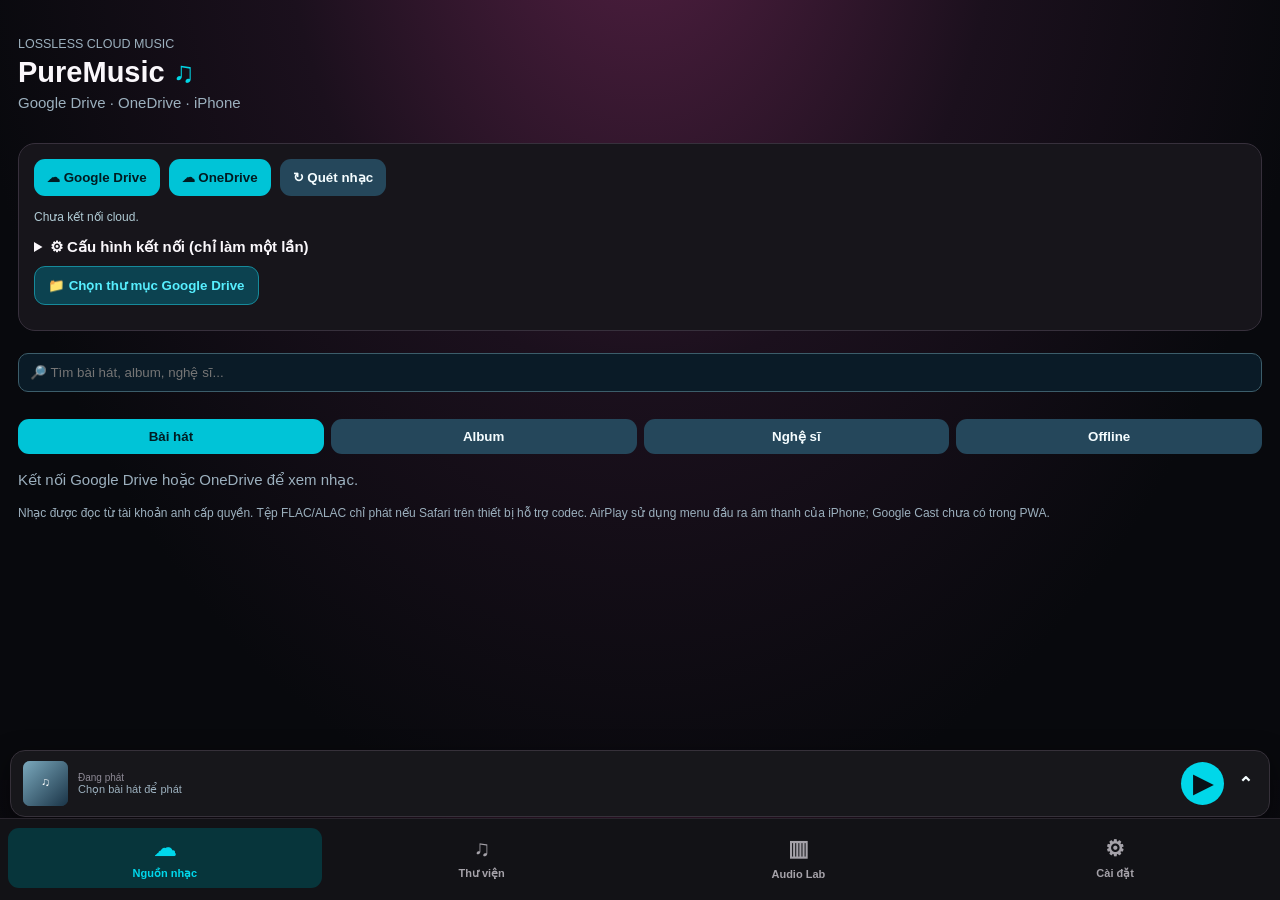
<file: PureMusic_V8_1_Compact_AutoLibrary/index.html>
<!doctype html><html lang="vi"><head><meta charset="utf-8"><meta name="viewport" content="width=device-width,initial-scale=1,viewport-fit=cover"><meta name="theme-color" content="#09131b"><link rel="manifest" href="manifest.webmanifest"><title>PureMusic Cloud</title><style>:root{color-scheme:dark}*{box-sizing:border-box}body{margin:0;background:#09131b;color:#eef7fa;font:15px -apple-system,BlinkMacSystemFont,sans-serif}header{padding:25px 18px 8px}h1{font-size:29px;margin:5px 0}small,.muted{color:#9cb0be}main{padding:12px 18px 175px}.panel{background:#122735;border:1px solid #234555;border-radius:17px;padding:15px;margin:12px 0}.row{display:flex;gap:9px;align-items:center;flex-wrap:wrap}button{border:0;border-radius:11px;padding:11px 13px;background:#25475b;color:#f5fdff;font-weight:600}button.primary{background:#00c4d7;color:#001c22}button:disabled{opacity:.45}input{width:100%;border:1px solid #3c5d6a;border-radius:10px;padding:11px;background:#0a1b27;color:white;margin:6px 0 10px}label{font-size:12px;color:#b3c8d2}.tabs{display:flex;gap:7px;margin:17px 0}.tabs button{flex:1;padding:10px 5px}.tabs .active{background:#00c4d7;color:#001c22}.track{display:flex;gap:12px;align-items:center;padding:12px 3px;border-bottom:1px solid #1b3949;cursor:pointer}.art{height:47px;width:47px;flex:none;border-radius:10px;background:linear-gradient(140deg,#087a91,#27354c);display:grid;place-items:center;font-size:24px}.name{font-weight:650;overflow-wrap:anywhere}.meta{font-size:12px;color:#9cb0be;margin-top:4px}.player{position:fixed;bottom:0;left:0;right:0;background:#132b39;border-top:1px solid #316074;padding:12px 17px max(22px,env(safe-area-inset-bottom))}audio{width:100%;margin:8px 0}#status{font-size:12px;color:#b0cad4;line-height:1.5}details summary{cursor:pointer;font-weight:650}a{color:#60ddeb}#search{margin-top:10px}</style><style id="player-v2-style">
body{background:#0c121a}.player{padding:9px 14px max(12px,env(safe-area-inset-bottom));background:#182b37;border-radius:15px 15px 0 0;z-index:20}.player audio{display:none}.player .row{display:none}.player #now{font-size:13px;max-width:75%;overflow:hidden;white-space:nowrap;text-overflow:ellipsis}.mini-wrap{display:flex;align-items:center;gap:12px;cursor:pointer}.mini-art{width:45px;height:45px;border-radius:7px;object-fit:cover;background:linear-gradient(135deg,#5d8295,#243849)}.mini-copy{flex:1;min-width:0}.mini-copy .muted{font-size:11px}.mini-play{font-size:25px;background:transparent;padding:4px}.mini-expand{background:transparent;font-size:18px;padding:4px}.full-player{position:fixed;inset:0;z-index:100;background:linear-gradient(165deg,#658ca4 0%,#405766 56%,#253541 100%);color:white;display:flex;flex-direction:column;padding:calc(env(safe-area-inset-top) + 18px) 24px calc(env(safe-area-inset-bottom) + 22px);overflow-y:auto;transform:translateY(105%);visibility:hidden;transition:transform .3s ease,visibility .3s}.full-player.open{transform:translateY(0);visibility:visible}.full-top{display:flex;justify-content:space-between;align-items:center;min-height:44px}.full-top button,.full-actions button,.full-controls button{background:transparent;color:white;padding:7px}.full-top strong{font-size:13px;letter-spacing:1px}.full-art-holder{flex:1;min-height:220px;display:flex;align-items:center;justify-content:center;padding:20px 0}.full-art{width:min(100%,55vh,440px);aspect-ratio:1;object-fit:cover;border-radius:6px;box-shadow:0 20px 40px #0003;background:linear-gradient(140deg,#759eb3,#1d3a4c)}.full-info{display:flex;align-items:center;justify-content:space-between;gap:10px;margin-bottom:26px}.full-info h2{font-size:24px;margin:0 0 5px;line-height:1.2}.full-info p{margin:0;color:#d8e3e8}.full-heart{font-size:28px;background:none;color:#dce7eb}.full-heart.liked{color:#31dc80}.full-progress{width:100%;accent-color:white;margin:0;cursor:pointer}.full-times{display:flex;justify-content:space-between;font-size:12px;color:#d8e3e8;margin:7px 0 19px}.full-controls{display:flex;align-items:center;justify-content:space-between;gap:6px}.full-controls button{font-size:26px}.full-controls .play-big{background:#fff;color:#253845;width:72px;height:72px;border-radius:50%;font-size:33px;display:grid;place-items:center}.full-controls .on{color:#42e88a}.full-actions{display:flex;justify-content:space-between;align-items:center;margin-top:24px;color:#e2ebef}.full-actions button{font-size:17px}.full-hint{text-align:center;color:#d8e3e8;font-size:11px;margin-top:9px}@media(max-height:720px){.full-art-holder{min-height:140px}.full-art{width:min(75vw,36vh)}.full-info{margin-bottom:14px}.full-actions{margin-top:12px}}
</style><style data-bundled="v6.css">
/* PureMusic V6: cinematic player */
.full-player{background:linear-gradient(180deg,#29132b 0%,#130f19 58%,#08090c 100%);padding:calc(env(safe-area-inset-top) + 8px) 22px calc(env(safe-area-inset-bottom) + 20px);gap:0;scrollbar-width:none}
.full-player:before{content:'';position:fixed;inset:0;z-index:-1;background:radial-gradient(ellipse at 50% 18%,var(--pm-glow,#553253) 0%,transparent 65%);opacity:.68;pointer-events:none}
.full-top{flex-shrink:0}.full-top strong{font-size:11px;letter-spacing:2px;color:#ddd1df}.full-top button{font-size:23px}
.full-art-holder{flex:0 0 auto;min-height:0;padding:22px 0 16px}.full-art{width:min(100%,43vh,430px);max-height:43vh;border-radius:12px;box-shadow:0 18px 55px #0009;transition:transform .5s,filter .5s}.full-player.pm-playing .full-art{animation:pmBreath 5s ease-in-out infinite}@keyframes pmBreath{50%{transform:scale(1.018)}}
.full-info{margin:8px 0 13px}.full-info h2{font-size:clamp(21px,5vw,27px);letter-spacing:-.4px}.full-info p{font-size:14px}.full-heart{color:#6ef0ad}.full-times{margin:5px 0 13px}.full-controls .play-big{width:68px;height:68px}.full-controls button{font-size:23px}.full-actions{margin-top:12px}.full-hint{display:none}
#pm6Visualizer{width:100%;height:62px;display:block;margin:0 0 9px;touch-action:pan-y}#pm6Visualizer.pm6-idle{opacity:.48}
#pm6LyricsCard{margin:22px 0 10px;padding:20px;border-radius:22px;background:linear-gradient(145deg,#478b99,#274c70);color:#fff;min-height:170px;box-shadow:0 12px 30px #0005}#pm6LyricsCard h3{font-size:16px;margin:0 0 15px}#pm6LyricsPreview{font-size:clamp(20px,5.2vw,29px);font-weight:750;line-height:1.48;letter-spacing:-.4px}#pm6LyricsPreview .pm6-active{color:#fff}#pm6LyricsPreview .pm6-dim{opacity:.42}#pm6LyricsPreview .pm6-placeholder{font-size:15px;line-height:1.6;font-weight:400;opacity:.9}#pm6LyricsOpen{background:#fff;color:#101820;border-radius:24px;margin-top:16px;padding:11px 17px}
#pm6FullLyrics{position:fixed;inset:0;z-index:120;background:linear-gradient(165deg,#3a6e7e,#142435 72%);display:none;padding:calc(env(safe-area-inset-top) + 24px) 22px calc(env(safe-area-inset-bottom) + 30px);overflow-y:auto}#pm6FullLyrics.open{display:block}#pm6FullLyrics button{background:#ffffff24;border-radius:30px}#pm6LyricsScroll{margin-top:45px;font-size:clamp(25px,6.2vw,39px);font-weight:780;line-height:1.5}#pm6LyricsScroll .pm6-line{margin:15px 0;opacity:.35;transition:opacity .25s,transform .25s}#pm6LyricsScroll .pm6-line.current{opacity:1;transform:translateX(3px)}
#pm6CoverSource{font-size:11px;color:#d1c4d1;text-align:center;margin-top:0;min-height:16px}#pm6Badge{font-size:10px;letter-spacing:.6px;color:#8ae5ed;margin-top:3px}
@media(max-height:740px){.full-art-holder{padding:8px 0}.full-art{width:min(78vw,31vh)}#pm6Visualizer{height:42px}#pm6LyricsCard{margin-top:12px}.full-info{margin-bottom:5px}}
@media(prefers-reduced-motion:reduce){.full-player.pm-playing .full-art{animation:none}}

/* V7.1 refined cinematic layout */
.full-player{background:linear-gradient(175deg,#33182f 0%,#130e18 51%,#07080c 100%)}
.full-art-holder{padding:18px 0 19px}.full-art{width:min(100%,46vh,460px);max-height:46vh;border-radius:18px;box-shadow:0 30px 75px #000a,0 0 0 1px #ffffff19}
.full-info h2{font-weight:780;line-height:1.18}.full-controls button{font-family:-apple-system,BlinkMacSystemFont,sans-serif}.full-controls .play-big{box-shadow:0 10px 32px #00d7e944}
#pm6CoverSource{font-size:11px;letter-spacing:.2px;opacity:.72;text-align:center;margin-top:-8px;margin-bottom:8px}
.pm7cover img{width:100%;height:100%;object-fit:cover;border-radius:inherit}

</style><style data-bundled="controls-v7-3.css">
/* PureMusic 7.3 – refined native-feeling transport controls */
.full-player{--pm-accent:#04d9e8;padding-left:clamp(20px,5vw,30px);padding-right:clamp(20px,5vw,30px)}
.full-controls{display:grid!important;grid-template-columns:1fr 1fr 1.45fr 1fr 1fr;align-items:center;justify-items:center;gap:0!important;margin:7px -3px 4px;min-height:88px}
.full-controls button{appearance:none!important;-webkit-appearance:none!important;display:grid!important;place-items:center!important;min-width:44px;min-height:48px;padding:0!important;margin:0!important;background:transparent!important;color:#f9f9fb!important;border:0!important;border-radius:50%!important;box-shadow:none!important;line-height:1!important;touch-action:manipulation;transition:opacity .16s ease,transform .16s ease,color .16s ease!important}
.full-controls button:active{transform:scale(.89)}.full-controls button svg{width:25px;height:25px;display:block;fill:none;stroke:currentColor;stroke-width:2.25;stroke-linecap:round;stroke-linejoin:round}
.full-controls #fullPrev svg,.full-controls #fullNext svg{width:30px;height:30px;fill:currentColor;stroke-width:0}
.full-controls #fullShuffle,.full-controls #fullRepeat{color:#a5a2aa!important}.full-controls #fullShuffle svg,.full-controls #fullRepeat svg{width:22px;height:22px;stroke-width:2.05}
.full-controls #fullShuffle.on,.full-controls #fullRepeat.on{color:var(--pm-accent)!important}
.full-controls .play-big{width:72px!important;height:72px!important;min-width:72px!important;min-height:72px!important;border-radius:50%!important;background:#fdfdff!important;color:#101216!important;box-shadow:0 10px 34px #0006!important}
.full-controls .play-big svg{width:31px;height:31px;fill:currentColor;stroke:none;transform:translateX(1px)}
.full-controls .play-big[data-playing="true"] svg{transform:none}
.full-progress{display:block;width:100%;height:4px;accent-color:#f5f7f9;margin-top:11px;cursor:pointer}
.full-times{font-variant-numeric:tabular-nums;color:#b9b5bf;font-size:12px;margin:7px 0 13px}
.full-actions{display:grid!important;grid-template-columns:1fr auto auto;gap:18px;align-items:center;margin-top:10px!important;padding:0 0 8px}
.full-actions button{font-size:13px!important;color:#d5d1d8!important;display:flex;align-items:center;gap:7px;min-height:44px;padding:4px 2px!important}
.full-actions #fullOutput{justify-self:start}.full-actions #fullOffline,.full-actions #fullList{justify-self:end;font-size:22px!important}
.full-top button{min-width:44px;min-height:44px}.full-info{gap:12px}.full-info h2{font-size:clamp(21px,5.2vw,28px);line-height:1.23}.full-heart{min-width:44px;min-height:44px}
@media(max-height:760px){.full-controls{min-height:75px}.full-controls .play-big{width:64px!important;height:64px!important;min-width:64px!important;min-height:64px!important}}
@media(prefers-reduced-motion:reduce){.full-controls button{transition:none!important}}

</style></head><body><header><small>LOSSLESS CLOUD MUSIC</small><h1>PureMusic <span style="color:#00d7e6">♫</span></h1><div class="muted">Google Drive · OneDrive · iPhone</div></header><main><section class="panel"><div class="row"><button class="primary" id="google">☁ Google Drive</button><button class="primary" id="ms">☁ OneDrive</button><button id="refresh">↻ Quét nhạc</button></div><p id="status">Chưa kết nối cloud.</p><details id="settings"><summary>⚙ Cấu hình kết nối (chỉ làm một lần)</summary><p class="muted">Tạo OAuth Client ID trong Google Cloud và App Registration trong Microsoft Entra. Nhập mã công khai, không nhập Client Secret.</p><label>Google OAuth Client ID (Web application)</label><input id="gid" placeholder="...apps.googleusercontent.com"><label>Microsoft Application (client) ID</label><input id="mid" placeholder="xxxxxxxx-xxxx-xxxx-xxxx-xxxxxxxxxxxx"><button id="save">Lưu cấu hình</button><p class="muted">Redirect URI phải khớp chính xác địa chỉ HTTPS của trang này: <span id="redirect"></span></p></details></section><input id="search" placeholder="🔎 Tìm bài hát, album, nghệ sĩ..."><div class="tabs"><button class="active" data-tab="songs">Bài hát</button><button data-tab="albums">Album</button><button data-tab="artists">Nghệ sĩ</button><button data-tab="offline">Offline</button></div><div id="library"><p class="muted">Kết nối Google Drive hoặc OneDrive để xem nhạc.</p></div><p class="muted" style="font-size:12px;line-height:1.6">Nhạc được đọc từ tài khoản anh cấp quyền. Tệp FLAC/ALAC chỉ phát nếu Safari trên thiết bị hỗ trợ codec. AirPlay sử dụng menu đầu ra âm thanh của iPhone; Google Cast chưa có trong PWA.</p></main><div class="player"><div class="mini-wrap" id="miniWrap"><img id="miniArt" class="mini-art" alt="Bìa album"><div class="mini-copy"><div id="miniArtist" class="muted">Chọn bài hát để phát</div></div><button id="miniPlay" class="mini-play" aria-label="Phát hoặc tạm dừng">▶</button><button id="miniOpen" class="mini-expand" aria-label="Mở trình phát">⌃</button></div><div id="now" class="name">Chưa chọn bài hát</div><audio id="audio" controls playsinline></audio><div class="row"><button id="prev">⏮</button><button id="next">⏭</button><button id="shuffle">⇄ Trộn</button><button id="download">↓ Lưu offline</button></div></div><section class="full-player" id="fullPlayer" aria-label="Trình phát nhạc toàn màn hình"><div class="full-top"><button id="closePlayer" aria-label="Thu nhỏ">⌄</button><strong id="fullAlbum">ĐANG PHÁT TỪ CLOUD</strong><button id="fullMenu" aria-label="Tùy chọn">•••</button></div><div class="full-art-holder"><img id="fullArt" class="full-art" alt="Ảnh bìa album"></div><div class="full-info"><div><h2 id="fullTitle">Chưa chọn bài hát</h2><p id="fullArtist">Google Drive · OneDrive</p></div><button id="fullLike" class="full-heart" aria-label="Yêu thích">♡</button></div><input id="fullProgress" class="full-progress" type="range" min="0" max="1000" value="0" aria-label="Vị trí bài hát"><div class="full-times"><span id="fullElapsed">0:00</span><span id="fullRemaining">-0:00</span></div><div class="full-controls"><button id="fullShuffle" aria-label="Phát ngẫu nhiên">⤨</button><button id="fullPrev" aria-label="Bài trước">⏮</button><button id="fullPlay" class="play-big" aria-label="Phát hoặc tạm dừng">▶</button><button id="fullNext" aria-label="Bài tiếp theo">⏭</button><button id="fullRepeat" aria-label="Lặp lại">↻</button></div><div class="full-actions"><button id="fullOutput" aria-label="Chọn loa">◉ <span style="font-size:12px">Đầu ra âm thanh</span></button><button id="fullOffline" aria-label="Lưu offline">↓</button><button id="fullList" aria-label="Mở hàng chờ">☷</button></div><div class="full-hint">AirPlay: chọn HomePod từ Trung tâm điều khiển iPhone</div></section><script>
const $=x=>document.getElementById(x),redirect=location.origin+location.pathname;let cfg=JSON.parse(localStorage.getItem('pm_cfg')||'{}'),tokens={},tokenExpiry={},songs=[],current=-1,tab='songs',shuffle=false,objectUrl=null;const audio=$('audio');cfg.gid=cfg.gid||'307536159983-k3glcvth89sf8u420rmc907ngm6fhsc4.apps.googleusercontent.com';$('gid').value=cfg.gid;$('mid').value=cfg.mid||'';$('redirect').textContent=redirect;
function status(s){$('status').textContent=s}function save(){cfg={gid:$('gid').value.trim()||'307536159983-k3glcvth89sf8u420rmc907ngm6fhsc4.apps.googleusercontent.com',mid:$('mid').value.trim()};localStorage.setItem('pm_cfg',JSON.stringify(cfg));status('Đã lưu Client ID. Bấm Google Drive hoặc OneDrive để đăng nhập.')} $('save').onclick=save;
function base64url(bytes){return btoa(String.fromCharCode(...bytes)).replace(/\+/g,'-').replace(/\//g,'_').replace(/=/g,'')}async function pkce(){let v=base64url(crypto.getRandomValues(new Uint8Array(32)));let digest=await crypto.subtle.digest('SHA-256',new TextEncoder().encode(v));return {verifier:v,challenge:base64url(new Uint8Array(digest))}}
let googleTokenClient=null,googleGISLoading=null;
function loadGoogleGIS(){if(window.google?.accounts?.oauth2)return Promise.resolve();if(googleGISLoading)return googleGISLoading;googleGISLoading=new Promise((resolve,reject)=>{const script=document.createElement('script');script.src='https://accounts.google.com/gsi/client';script.async=true;script.onload=resolve;script.onerror=()=>reject(Error('Không tải được Google Identity Services. Kiểm tra kết nối mạng hoặc trình chặn nội dung.'));document.head.append(script)});return googleGISLoading}
async function googleLogin(){
  if(!cfg.gid){cfg.gid=$('gid').value.trim();if(!cfg.gid){status('Chưa có Google Client ID.');return}}
  status('Đang mở cửa sổ đăng nhập Google…');
  try{
    await loadGoogleGIS();
    googleTokenClient=google.accounts.oauth2.initTokenClient({client_id:cfg.gid,scope:'https://www.googleapis.com/auth/drive.readonly',callback:async response=>{
      if(response.error){status('Google từ chối đăng nhập: '+(response.error_description||response.error));return}
      if(!response.access_token){status('Google chưa cấp access token.');return}
      tokens.google=response.access_token;tokenExpiry.google=Date.now()+Math.max(0,(Number(response.expires_in)||3600)-90)*1000;
      sessionStorage.setItem('pm_tokens',JSON.stringify(tokens));sessionStorage.setItem('pm_token_expiry',JSON.stringify(tokenExpiry));
      status('Đã kết nối Google Drive. Đang tải thư viện…');
      try{await scan();if(window.pm5AfterLogin)await window.pm5AfterLogin()}catch(e){status('Đã đăng nhập, nhưng không quét được: '+e.message)}
    },error_callback:err=>status('Không mở được đăng nhập Google: '+(err?.type||'Popup bị chặn')+'. Hãy mở trang trong Safari và thử lại.')});
    googleTokenClient.requestAccessToken({prompt:'consent'});
  }catch(e){status('Không thể đăng nhập Google: '+e.message)}
}
async function login(provider){if(provider==='google')return googleLogin();let id=cfg.mid;if(!id){$('settings').open=true;status('Hãy nhập Microsoft Client ID trước.');return}let p=await pkce(),state=base64url(crypto.getRandomValues(new Uint8Array(20)));localStorage.setItem('pm_oauth_pending',JSON.stringify({provider,state,verifier:p.verifier,created:Date.now()}));let url='https://login.microsoftonline.com/common/oauth2/v2.0/authorize';let q=new URLSearchParams({client_id:id,response_type:'code',redirect_uri:redirect,scope:'openid profile offline_access Files.Read',code_challenge:p.challenge,code_challenge_method:'S256',state});location.href=url+'?'+q}
$('google').onclick=()=>login('google');$('ms').onclick=()=>login('ms');async function callback(){let p=new URLSearchParams(location.search),code=p.get('code'),error=p.get('error');if(!code&&!error)return;history.replaceState({},'',redirect);if(error){status('Đăng nhập bị từ chối: '+error);return}let pending=JSON.parse(localStorage.getItem('pm_oauth_pending')||'null');localStorage.removeItem('pm_oauth_pending');if(!pending||Date.now()-pending.created>600000||pending.state!==p.get('state')){status('OAuth state không hợp lệ.');return}let provider=pending.provider,id=provider==='google'?cfg.gid:cfg.mid,url=provider==='google'?'https://oauth2.googleapis.com/token':'https://login.microsoftonline.com/common/oauth2/v2.0/token';try{let body=new URLSearchParams({client_id:id,code,redirect_uri:redirect,grant_type:'authorization_code',code_verifier:pending.verifier});let res=await fetch(url,{method:'POST',headers:{'Content-Type':'application/x-www-form-urlencoded'},body});let data=await res.json();if(!res.ok)throw Error(data.error_description||data.error||res.status);tokens[provider]=data.access_token;tokenExpiry[provider]=Date.now()+Math.max(60,Number(data.expires_in||3600)-90)*1000;sessionStorage.setItem('pm_tokens',JSON.stringify(tokens));sessionStorage.setItem('pm_token_expiry',JSON.stringify(tokenExpiry));status('Đã kết nối '+provider+'. Đang quét thư viện...');await scan()}catch(e){status('Không hoàn tất OAuth: '+e.message+' (kiểm tra Redirect URI và cấu hình SPA).')}}
const formats=/\.(mp3|m4a|aac|flac|wav|alac|aiff|ogg|opus)$/i;function parse(f,provider){let raw=f.name.replace(/\.[^.]+$/,'');let bits=raw.split(' - ');return {id:f.id,provider,title:bits.length>1?bits.slice(1).join(' - '):raw,artist:bits.length>1?bits[0]:'Nghệ sĩ chưa rõ',album:f.album||'Chưa phân loại',name:f.name,size:f.size||0}}async function api(url,provider){let r=await fetch(url,{headers:{Authorization:'Bearer '+tokens[provider]}});if(!r.ok){let detail='';try{let d=await r.json();detail=d.error?.message||d.error_description||''}catch{}if(r.status===401){delete tokens[provider];delete tokenExpiry[provider];sessionStorage.setItem('pm_tokens',JSON.stringify(tokens));sessionStorage.setItem('pm_token_expiry',JSON.stringify(tokenExpiry))}throw Error(provider+' HTTP '+r.status+(detail?' - '+detail:'')+(r.status===401?' (phiên hết hạn, nhấn đăng nhập lại)':''))}return r.json()}
async function googleFiles(){let arr=[],page='';do{let q=new URLSearchParams({q:"trashed = false and mimeType != 'application/vnd.google-apps.folder'",fields:'nextPageToken,files(id,name,mimeType,size,parents)',pageSize:'1000'});if(page)q.set('pageToken',page);let d=await api('https://www.googleapis.com/drive/v3/files?'+q,'google');arr.push(...(d.files||[]).filter(f=>formats.test(f.name)));page=d.nextPageToken||''}while(page);return arr.map(f=>parse(f,'google'))}
async function msFiles(){let out=[],queue=['https://graph.microsoft.com/v1.0/me/drive/root/children?$select=id,name,file,folder,size&$top=200'],visited=0;while(queue.length){if(++visited>500)throw Error('OneDrive có quá nhiều thư mục; giới hạn quét 500 trang.');let d=await api(queue.shift(),'ms');for(let f of d.value||[]){if(f.folder)queue.push('https://graph.microsoft.com/v1.0/me/drive/items/'+encodeURIComponent(f.id)+'/children?$select=id,name,file,folder,size&$top=200');else if(f.file&&formats.test(f.name))out.push(parse(f,'ms'))}if(d['@odata.nextLink'])queue.push(d['@odata.nextLink'])}return out}
async function scan(){let all=[],fail=[];for(let p of ['google','ms'])if(tokens[p]){try{all.push(...await(p==='google'?googleFiles():msFiles()))}catch(e){fail.push(e.message)}}songs=all;render();status('Tìm thấy '+songs.length+' bài từ '+Object.keys(tokens).join(' + ')+(fail.length?' | Lỗi: '+fail.join('; '):''))}$('refresh').onclick=scan;
function filtered(){let q=$('search').value.toLocaleLowerCase();return songs.filter(s=>(s.title+' '+s.artist+' '+s.album).toLocaleLowerCase().includes(q))}function render(){let arr=filtered(),lib=$('library');lib.replaceChildren();if(tab==='offline'){arr=arr.filter(s=>offlineIds.has(s.provider+':'+s.id))}let items=tab==='albums'||tab==='artists'?[...new Set(arr.map(s=>tab==='albums'?s.album:s.artist))].map(v=>({label:v,sub:arr.filter(s=>(tab==='albums'?s.album:s.artist)===v).length+' bài',song:arr.find(s=>(tab==='albums'?s.album:s.artist)===v)})):arr.map(s=>({label:s.title,sub:s.artist+' · '+s.provider+(offlineIds.has(s.provider+':'+s.id)?' · ⬇':''),song:s}));if(!items.length){lib.textContent='Chưa có bài hát phù hợp.';return}for(let item of items){let el=document.createElement('div');el.className='track';let art=document.createElement('div');art.className='art';art.textContent='♫';let t=document.createElement('div'),name=document.createElement('div'),sub=document.createElement('div');name.className='name';sub.className='meta';name.textContent=item.label;sub.textContent=item.sub;t.append(name,sub);el.append(art,t);el.onclick=()=>play(songs.indexOf(item.song));lib.append(el)}}$('search').oninput=render;document.querySelectorAll('[data-tab]').forEach(b=>b.onclick=()=>{tab=b.dataset.tab;document.querySelectorAll('[data-tab]').forEach(x=>x.classList.toggle('active',x===b));render()});
let dbPromise;function db(){return dbPromise||=new Promise((resolve,reject)=>{let r=indexedDB.open('puremusic-audio',1);r.onupgradeneeded=()=>r.result.createObjectStore('audio');r.onsuccess=()=>resolve(r.result);r.onerror=()=>reject(r.error)})}async function storeGet(k){let d=await db();return new Promise((resolve,reject)=>{let r=d.transaction('audio').objectStore('audio').get(k);r.onsuccess=()=>resolve(r.result);r.onerror=()=>reject(r.error)})}async function storePut(k,v){let d=await db();return new Promise((resolve,reject)=>{let t=d.transaction('audio','readwrite');t.objectStore('audio').put(v,k);t.oncomplete=resolve;t.onerror=()=>reject(t.error)})}let offlineIds=new Set(JSON.parse(localStorage.getItem('pm_offline')||'[]'));
async function getBlob(s){let key=s.provider+':'+s.id,existing=await storeGet(key);if(existing)return existing;if(!tokens[s.provider])throw Error('Hãy đăng nhập lại '+s.provider);if(s.provider==='google'){let r=await fetch('https://www.googleapis.com/drive/v3/files/'+encodeURIComponent(s.id)+'?alt=media',{headers:{Authorization:'Bearer '+tokens.google}});if(!r.ok)throw Error('Google Drive '+r.status);return r.blob()}let d=await api('https://graph.microsoft.com/v1.0/me/drive/items/'+encodeURIComponent(s.id)+'?$select=id,name,@microsoft.graph.downloadUrl','ms');let url=d['@microsoft.graph.downloadUrl'];if(!url)throw Error('OneDrive không trả URL tải tệp');let r=await fetch(url);if(!r.ok)throw Error('OneDrive download '+r.status);return r.blob()}
async function play(i){if(i<0)return;current=i;let s=songs[i];$('now').textContent=s.title+' · '+s.artist;status('Đang tải '+s.name+' từ '+s.provider+'...');try{let blob=await getBlob(s);if(objectUrl)URL.revokeObjectURL(objectUrl);objectUrl=URL.createObjectURL(blob);audio.src=objectUrl;await audio.play();status('Đang phát: '+s.name)}catch(e){status('Không phát được: '+e.message+'. Nếu FLAC không chạy, codec Safari có thể không hỗ trợ.')}}function step(n){if(!songs.length)return;play(shuffle?Math.floor(Math.random()*songs.length):(current+n+songs.length)%songs.length)}$('prev').onclick=()=>step(-1);$('next').onclick=()=>step(1);audio.onended=()=>step(1);$('shuffle').onclick=()=>{shuffle=!shuffle;$('shuffle').style.color=shuffle?'#00e1ef':'white'};$('download').onclick=async()=>{if(current<0)return;let s=songs[current],key=s.provider+':'+s.id;status('Đang lưu offline '+s.name+'...');try{await storePut(key,await getBlob(s));offlineIds.add(key);localStorage.setItem('pm_offline',JSON.stringify([...offlineIds]));render();status('Đã lưu offline '+s.name+'. Dữ liệu có thể bị iOS xóa khi thiếu dung lượng.')}catch(e){status('Không lưu được: '+e.message)}};
try{tokens=JSON.parse(sessionStorage.getItem('pm_tokens')||'{}');tokenExpiry=JSON.parse(sessionStorage.getItem('pm_token_expiry')||'{}');for(const p of Object.keys(tokens))if(!tokenExpiry[p]||Date.now()>=tokenExpiry[p]){delete tokens[p];delete tokenExpiry[p]}}catch{}sessionStorage.setItem('pm_tokens',JSON.stringify(tokens));callback().then(()=>{if(!location.search&&Object.keys(tokens).length)setTimeout(()=>scan(),0)});if('serviceWorker'in navigator)navigator.serviceWorker.register('./sw.js').catch(()=>{});

// Player full screen: presentation only; reuses the original audio element and cloud logic.
const coverPlaceholder='data:image/svg+xml;charset=utf-8,'+encodeURIComponent('<svg xmlns="http://www.w3.org/2000/svg" width="600" height="600"><defs><linearGradient id="g" x2="1" y2="1"><stop stop-color="#7ba9bd"/><stop offset="1" stop-color="#1a3447"/></linearGradient></defs><rect width="600" height="600" fill="url(#g)"/><text x="300" y="335" font-size="160" fill="white" text-anchor="middle">♫</text></svg>');
$('miniArt').src=coverPlaceholder;$('fullArt').src=coverPlaceholder;
function openPlayer(){if(current<0)return;$('fullPlayer').classList.add('open')}
function closePlayer(){$('fullPlayer').classList.remove('open')}
$('miniWrap').onclick=openPlayer;$('miniOpen').onclick=e=>{e.stopPropagation();openPlayer()};$('closePlayer').onclick=closePlayer;$('fullList').onclick=closePlayer;
function toggleAudio(){if(!audio.src)return;if(audio.paused)audio.play().catch(e=>status('Không phát được: '+e.message));else audio.pause()}
$('miniPlay').onclick=e=>{e.stopPropagation();toggleAudio()};$('fullPlay').onclick=toggleAudio;
$('fullPrev').onclick=()=>$('prev').click();$('fullNext').onclick=()=>$('next').click();$('fullShuffle').onclick=()=>$('shuffle').click();$('fullOffline').onclick=()=>$('download').click();
let repeatMode=0; // 0 = off, 1 = all, 2 = one
$('fullRepeat').onclick=()=>{repeatMode=(repeatMode+1)%3;$('fullRepeat').classList.toggle('on',repeatMode!==0);$('fullRepeat').textContent=repeatMode===2?'↻₁':'↻'};
const oldEnded=audio.onended;audio.onended=()=>{if(repeatMode===2){audio.currentTime=0;audio.play()}else if(repeatMode===1||current<songs.length-1)oldEnded()};
function fmt(t){if(!Number.isFinite(t)||t<0)return '0:00';return Math.floor(t/60)+':'+String(Math.floor(t%60)).padStart(2,'0')}
function syncPlayer(){let s=songs[current];$('fullTitle').textContent=s?.title||'Chưa chọn bài hát';$('fullArtist').textContent=s?.artist||'Google Drive · OneDrive';$('fullAlbum').textContent=s?.album&&s.album!=='Chưa phân loại'?s.album.toUpperCase():'ĐANG PHÁT TỪ CLOUD';$('miniArtist').textContent=s?.artist||'Chọn bài hát để phát';$('fullPlay').textContent=audio.paused?'▶':'Ⅱ';$('miniPlay').textContent=audio.paused?'▶':'Ⅱ';$('fullShuffle').classList.toggle('on',shuffle);let duration=audio.duration||0;$('fullProgress').value=duration?Math.round(audio.currentTime/duration*1000):0;$('fullElapsed').textContent=fmt(audio.currentTime);$('fullRemaining').textContent='-'+fmt(Math.max(0,duration-audio.currentTime));}
['timeupdate','loadedmetadata','play','pause','ended'].forEach(e=>audio.addEventListener(e,syncPlayer));$('fullProgress').oninput=e=>{if(Number.isFinite(audio.duration))audio.currentTime=audio.duration*Number(e.target.value)/1000};
const oldPlay=play;play=async function(i){if(i<0)return;let result=oldPlay(i);syncPlayer();openPlayer();await result;syncPlayer()};
$('fullMenu').onclick=()=>alert('Tên bài hát và nghệ sĩ hiện được đọc từ tên tệp. Ảnh bìa nhúng trong FLAC sẽ được hỗ trợ ở bản nâng cấp metadata.');
$('fullOutput').onclick=()=>alert('Trên iPhone, mở Trung tâm điều khiển → AirPlay → chọn HomePod mini. Google Home Mini cần Google Cast trong bản iOS native.');
const liked=new Set(JSON.parse(localStorage.getItem('pm_likes')||'[]'));$('fullLike').onclick=()=>{let s=songs[current];if(!s)return;let k=s.provider+':'+s.id;if(liked.has(k))liked.delete(k);else liked.add(k);localStorage.setItem('pm_likes',JSON.stringify([...liked]));$('fullLike').classList.toggle('liked',liked.has(k));$('fullLike').textContent=liked.has(k)?'♥':'♡'};
</script><style id="v3css">
:root{--cyan:#00d7e9;--muted:#a4a1ac}body{background:radial-gradient(ellipse at 50% -150px,#552044 0,#1b101d 360px,#08090d 680px);color:#faf7fb}header{padding-top:34px}main{padding-bottom:245px}.panel{background:#17151b;border-color:#37303c}.player{bottom:83px;border:1px solid #36313a;border-radius:15px;margin:0 10px;padding:10px 12px;background:#17171b;box-shadow:0 8px 25px #0008}.player #now{display:none}.mini-wrap{gap:10px}.mini-copy:before{content:'Đang phát';display:block;font-size:10px;color:#8d8995}.mini-play{background:var(--cyan)!important;color:#081218!important;border-radius:50%;height:43px;width:43px}.full-player{background:linear-gradient(160deg,#61254e 0%,#302132 40%,#101016 100%)}.full-controls .play-big{background:var(--cyan);color:#0b151a}.full-art{box-shadow:0 25px 65px #0008}.full-progress{accent-color:var(--cyan)}.nav-v3{position:fixed;z-index:30;bottom:0;left:0;right:0;display:grid;grid-template-columns:repeat(4,1fr);padding:9px 8px max(12px,env(safe-area-inset-bottom));background:#121216;border-top:1px solid #29252d;gap:3px}.nav-v3 button{background:transparent;color:#a5a2a9;padding:8px 2px;font-size:11px;display:grid;justify-items:center;gap:5px}.nav-v3 button b{font-size:22px}.nav-v3 button.active{background:#07353b;color:#00d8ec}.view-v3{display:none;padding:15px 17px 250px}.view-v3.active{display:block}.v3title{font-size:29px;margin:20px 0 7px}.v3subtitle{color:#aaa5b1;margin-bottom:18px}.v3card{background:#151418;border:1px solid #383039;border-radius:15px;padding:17px;margin:12px 0}.v3card h3{margin:0 0 5px;font-size:17px}.v3card p{color:#a9a4af;font-size:13px;line-height:1.55;margin:6px 0 13px}.v3row{display:flex;justify-content:space-between;align-items:center;gap:12px}.v3row button{background:#28313b}.v3pill{border:1px solid #4c414d;border-radius:12px;padding:6px 9px;font-size:12px;color:#e6c887}.v3switch{width:49px;height:30px;border-radius:20px!important;background:#44414b!important;position:relative;padding:0!important;flex:none}.v3switch:after{content:'';position:absolute;top:4px;left:4px;width:22px;height:22px;background:white;border-radius:50%;transition:transform .2s}.v3switch.on{background:#00cce0!important}.v3switch.on:after{transform:translateX(19px)}.v3range{width:100%;accent-color:#00d7e9;margin:10px 0 2px}.v3tiny{font-size:11px;color:#aaa6b0}.v3eq{display:grid;grid-template-columns:repeat(5,minmax(0,1fr));gap:8px}.v3eq label{display:flex;flex-direction:column;align-items:center;gap:8px}.v3eq input{width:100%;height:105px;writing-mode:vertical-lr;direction:rtl;accent-color:#00d7e9}.v3eq span{font-size:10px}.v3signal{display:grid;gap:9px}.v3signal .v3card{margin:0}.v3arrow{text-align:center;color:#00d7e9}.v3warning{background:#2a211d;border:1px solid #6e5033;padding:11px;border-radius:12px;color:#e9c68d;font-size:12px;line-height:1.5}.v3green{color:#7be5bd}.v3cyan{color:#00d7e9}.v3setting{padding:15px 0;border-bottom:1px solid #343037}.v3setting:last-child{border-bottom:0}#v3Lyrics{white-space:pre-wrap;line-height:1.9;max-height:300px;overflow:auto;color:#dad2df}button:focus-visible,input:focus-visible{outline:2px solid #00d7e9;outline-offset:2px}
</style>
<nav class="nav-v3" aria-label="Điều hướng"><button class="active" data-v3nav="library"><b>☁</b>Nguồn nhạc</button><button data-v3nav="collection"><b>♫</b>Thư viện</button><button data-v3nav="lab"><b>▥</b>Audio Lab</button><button data-v3nav="config"><b>⚙</b>Cài đặt</button></nav>
<section class="view-v3 pm63collection" id="v3collection"><div class="pm63eyebrow">PUREMUSIC · LOSSLESS CLOUD</div><h1 class="v3title">Thư viện</h1><p class="v3subtitle" id="pm63stats">Thư viện nhạc của anh</p><input id="pm63search" placeholder="⌕  Tìm album, nghệ sĩ, bài hát..."><div class="pm63filters"><button class="active" data-pm63filter="all">Tất cả</button><button data-pm63filter="google">Google Drive</button><button data-pm63filter="ms">OneDrive</button></div><div class="pm63grid"><button data-pm63category="albums" class="pm63tile pm63albums"><span>◉</span><strong>Album</strong><small id="pm63albumCount">0 album</small></button><button data-pm63category="artists" class="pm63tile pm63artists"><span>♙</span><strong>Nghệ sĩ</strong><small id="pm63artistCount">0 nghệ sĩ</small></button><button data-pm63category="songs" class="pm63tile pm63songs"><span>♫</span><strong>Bài hát</strong><small id="pm63songCount">0 bài hát</small></button><button data-pm63category="offline" class="pm63tile pm63offline"><span>↓</span><strong>Offline</strong><small id="pm63offlineCount">0 bài</small></button></div><button id="pm63browse" class="pm63browse">▣ &nbsp; Duyệt thư mục <span>›</span></button><div class="pm63listhead"><h2 id="pm63listTitle">Nghe gần đây</h2><button id="pm63allSongs">Tất cả bài hát →</button></div><div id="pm63items" class="pm63items"></div><p class="pm63empty" id="pm63empty" hidden>Chưa có nhạc trong thư viện. Vào Nguồn nhạc để kết nối Google Drive hoặc OneDrive.</p></section><section class="view-v3" id="v3lab"><h1 class="v3title">Audio Lab <span class="v3cyan">✦</span></h1><p class="v3subtitle">Tinh chỉnh âm thanh trực tiếp bằng Web Audio.</p><div class="v3card" id="v3routeCard"><div class="v3row"><b>Đường tín hiệu</b><span class="v3pill">WEB AUDIO</span></div><p id="v3RouteText">Nguồn cloud → Safari → iOS → thiết bị đầu ra</p><button id="v3ShowSignal">Xem chi tiết →</button></div>
<div class="v3card"><div class="v3row"><h3>Bật bộ xử lý DSP</h3><button class="v3switch" id="v3DSP" aria-label="Bật DSP" aria-pressed="false"></button></div><p>Khi bật, âm thanh đi qua bộ xử lý Web Audio. Chế độ này không bảo đảm bit-perfect.</p></div>
<div class="v3card"><div class="v3row"><h3>EQ tham số · 10 dải</h3><button id="v3ResetEQ">Đặt lại</button></div><p>10 bộ lọc peaking, điều chỉnh gain thực tế (±12 dB).</p><div class="v3eq" id="v3EQ"></div></div>
<div class="v3card"><div class="v3row"><h3>Preamp</h3><b id="v3GainLabel" class="v3cyan">0 dB</b></div><input class="v3range" id="v3Gain" type="range" min="-18" max="6" step="1" value="0"><p>Gain dương có thể gây clipping, nên giảm khi tăng EQ.</p></div>
<div class="v3card"><div class="v3row"><h3>Balance</h3><b id="v3PanLabel">Giữa</b></div><input class="v3range" id="v3Pan" type="range" min="-100" max="100" value="0"><div class="v3row v3tiny"><span>Trái</span><span>Phải</span></div></div>
<div class="v3card"><div class="v3row"><h3>Mono</h3><button class="v3switch" id="v3Mono" aria-label="Mono" aria-pressed="false"></button></div><p>Trộn hai kênh về mono trước khi đưa tới đầu ra.</p></div>
<div class="v3card"><div class="v3row"><h3>Crossfeed</h3><button class="v3switch" id="v3Cross" aria-label="Crossfeed" aria-pressed="false"></button></div><p>Trộn chéo nhẹ hai kênh để giảm cảm giác tách biệt khi nghe tai nghe. Không dùng cùng Mono.</p><input class="v3range" id="v3CrossMix" type="range" min="0" max="30" value="12"><div class="v3tiny">Mức trộn chéo: <span id="v3CrossValue">12%</span></div></div>
<div class="v3card"><h3>Convolution / Impulse Response</h3><p>Chọn file WAV impulse response để áp dụng qua ConvolverNode. File dài có thể tiêu tốn bộ nhớ iPhone.</p><input id="v3IR" type="file" accept=".wav,audio/wav"><button id="v3ClearIR">Tắt convolution</button><p id="v3IRStatus" class="v3tiny">Chưa tải impulse response.</p></div>
<div class="v3card"><h3>Hồ sơ âm thanh</h3><p>Lưu preset EQ, gain, balance, mono và crossfeed ngay trên thiết bị.</p><div class="v3row"><button id="v3SavePreset">Lưu preset</button><button id="v3LoadPreset">Khôi phục</button></div></div>
<div class="v3warning">Các chức năng nâng cao như DSD/DoP, xác minh bit-perfect, tự nhận diện model tai nghe và đo codec Bluetooth không thể xác thực đáng tin cậy bằng Safari PWA.</div></section>
<section class="view-v3" id="v3signal"><h1 class="v3title">Đường tín hiệu</h1><p class="v3subtitle">Thông tin thực tế và giới hạn quan sát của trình duyệt.</p><div class="v3signal"><div class="v3card"><b class="v3cyan">01 · NGUỒN</b><h3 id="v3Source">Chưa chọn bài hát</h3><p id="v3SourceMeta">Google Drive / OneDrive</p></div><div class="v3arrow">↓</div><div class="v3card"><b class="v3cyan">02 · GIẢI MÃ</b><h3>Safari / HTMLMediaElement</h3><p>Codec và độ phân giải giải mã không được trình duyệt cung cấp đầy đủ.</p></div><div class="v3arrow">↓</div><div class="v3card"><b class="v3cyan">03 · DSP</b><h3 id="v3DSPStatus">Tắt</h3><p id="v3DSPMeta">Đang phát trực tiếp qua phần tử audio.</p></div><div class="v3arrow">↓</div><div class="v3card"><b class="v3cyan">04 · ĐẦU RA</b><h3>iOS quản lý</h3><p>Bluetooth / AirPlay / loa iPhone: không thể xác định chính xác thiết bị hoặc codec bằng API web.</p></div></div><div class="v3warning">Không thể kết luận bit-perfect hoặc Lossless ở đầu ra chỉ dựa vào định dạng file. Nếu dùng Bluetooth A2DP, âm thanh thường bị mã hóa lại.</div><button id="v3BackLab">← Trở lại Audio Lab</button></section>
<section class="view-v3" id="v3config"><h1 class="v3title">Cài đặt</h1><p class="v3subtitle">Tùy chỉnh thư viện, giao diện và bộ nhớ.</p><div class="v3card pm64about"><div class="pm64brand">♫</div><div><h3>PureMusic</h3><div class="pm64by">by Ho Tan</div><div class="v3tiny">Lossless Cloud Music</div></div></div><div class="v3card"><h3>Thông tin ứng dụng</h3><div class="v3setting v3row"><span>Phiên bản</span><b>8.0.0</b></div><div class="v3setting v3row"><span>Bản phát hành</span><span>19/10/2026</span></div><div class="v3setting v3row"><span>Nền tảng</span><span>Web App (PWA)</span></div><div class="v3setting v3row"><span>Phát triển bởi</span><strong>Ho Tan</strong></div><div class="v3setting v3row"><span>Trang dự án</span><a href="https://github.com/TanHoFT/puremusic" target="_blank" rel="noopener noreferrer">GitHub ↗</a></div></div><div class="v3card"><h3>Âm thanh</h3><div class="v3setting v3row"><span>Bộ xử lý âm thanh</span><span id="v3CfgDSP">Đang tắt</span></div><div class="v3setting v3row"><span>Đường tín hiệu</span><button id="v3ConfigSignal">Xem →</button></div></div><div class="v3card"><h3>Thư viện</h3><div class="v3setting v3row"><span>Quét lại Google Drive / OneDrive</span><button id="v3Rescan">Quét</button></div><div class="v3setting v3row"><span>Đăng nhập cloud</span><button id="v3CloudConfig">Cấu hình</button></div><div class="v3setting"><div class="v3row"><span>Tìm lời bài hát (LRCLIB)</span><button class="v3switch" id="v3LyricsToggle" aria-label="Tìm lời online" aria-pressed="false"></button></div><p>Chỉ gửi tên bài, nghệ sĩ và album tới dịch vụ công cộng; không gửi tệp nhạc.</p></div><div class="v3setting"><h3>Lời bài hát hiện tại</h3><button id="v3FindLyrics">Tìm lời</button><p id="v3Lyrics">Chưa tìm lời.</p></div></div><div class="v3card"><h3>Bộ nhớ</h3><p>Nhạc offline được lưu bằng IndexedDB và có thể bị iOS thu hồi khi thiếu dung lượng.</p><button id="v3ClearOffline">Xóa tất cả nhạc offline</button></div><div class="v3card"><h3>PureMusic</h3><p>Không có gói Pro. Các công cụ DSP hiện có được sử dụng miễn phí. HomePod mini qua menu AirPlay của iOS; Google Home Mini chưa hỗ trợ Cast trực tiếp trên Safari.</p></div></section>
<script id="v3script">
(()=>{'use strict';const by=id=>document.getElementById(id);const defaults={dsp:false,mono:false,cross:false,crossMix:12,gain:0,pan:0,eq:[0,0,0,0,0,0,0,0,0,0],lyrics:false};let st={...defaults,...JSON.parse(localStorage.getItem('pm_v3')||'{}')};st.eq=Array.from({length:10},(_,i)=>Number(st.eq?.[i]||0));const pmIOS=/iPad|iPhone|iPod/.test(navigator.userAgent)||(navigator.platform==='MacIntel'&&navigator.maxTouchPoints>1);if(pmIOS){st.dsp=false;localStorage.setItem('pm_v3',JSON.stringify(st));}let ctx,source,pre,filters=[],panner,split,merger,monoLeft,monoRight,crossLeft,crossRight,wet,dry,convolver,irBuffer;let activeView='library';const freq=[31,62,125,250,500,1000,2000,4000,8000,16000];function persist(){localStorage.setItem('pm_v3',JSON.stringify(st))}function toggle(el,on){el.classList.toggle('on',!!on);el.setAttribute('aria-pressed',String(!!on))}function show(view){activeView=view;document.querySelector('header').style.display=view==='library'?'':'none';document.querySelector('main').style.display=view==='library'?'':'none';document.querySelectorAll('.view-v3').forEach(x=>x.classList.toggle('active',x.id==='v3'+view));document.querySelectorAll('[data-v3nav]').forEach(b=>b.classList.toggle('active',b.dataset.v3nav===(view==='signal'?'lab':view)));if(view==='signal')updateSignal();scrollTo({top:0,behavior:'instant'})}document.querySelectorAll('[data-v3nav]').forEach(b=>b.onclick=()=>{show(b.dataset.v3nav);if(b.dataset.v3nav==='library')document.querySelector('[data-tab="songs"]').click()});by('v3ShowSignal').onclick=by('v3ConfigSignal').onclick=()=>show('signal');by('v3BackLab').onclick=()=>show('lab');by('v3CloudConfig').onclick=()=>{show('library');by('settings').open=true;by('settings').scrollIntoView()};by('v3Rescan').onclick=()=>{show('library');by('refresh').click()};
function initAudio(){if(pmIOS)return; if(ctx)return;const AC=window.AudioContext||window.webkitAudioContext;if(!AC){alert('Trình duyệt không hỗ trợ Web Audio.');return}try{ctx=new AC();source=ctx.createMediaElementSource(audio);pre=ctx.createGain();filters=freq.map((f,i)=>{const n=ctx.createBiquadFilter();n.type='peaking';n.frequency.value=f;n.Q.value=1;n.gain.value=st.eq[i];return n});panner=ctx.createStereoPanner?ctx.createStereoPanner():null;split=ctx.createChannelSplitter(2);merger=ctx.createChannelMerger(2);monoLeft=ctx.createGain();monoRight=ctx.createGain();crossLeft=ctx.createGain();crossRight=ctx.createGain();dry=ctx.createGain();wet=ctx.createGain();convolver=ctx.createConvolver();const pm6A=ctx.createAnalyser();pm6A.fftSize=256;pm6A.smoothingTimeConstant=.76;window.pm6Analyser=pm6A;source.connect(pm6A);pm6A.connect(pre);let prev=pre;filters.forEach(n=>{prev.connect(n);prev=n});if(panner){prev.connect(panner);prev=panner}prev.connect(split);split.connect(monoLeft,0);split.connect(monoRight,1);split.connect(crossLeft,0);split.connect(crossRight,1);monoLeft.connect(merger,0,0);monoRight.connect(merger,0,1);crossLeft.connect(merger,0,1);crossRight.connect(merger,0,0);merger.connect(dry);dry.connect(ctx.destination);merger.connect(convolver);convolver.connect(wet);wet.connect(ctx.destination);applyAudio();}catch(e){by('v3DSPStatus').textContent='Lỗi Web Audio: '+e.message;alert('Không khởi tạo được DSP: '+e.message)}}
function applyAudio(){if(!ctx)return;const enabled=st.dsp;pre.gain.value=enabled?Math.pow(10,st.gain/20):1;filters.forEach((f,i)=>f.gain.value=enabled?st.eq[i]:0);if(panner)panner.pan.value=enabled?st.pan/100:0;const mono=enabled&&st.mono;const cross=enabled&&st.cross&&!mono?st.crossMix/100:0;monoLeft.gain.value=mono?.5:1-cross;monoRight.gain.value=mono?.5:1-cross;crossLeft.gain.value=mono?.5:cross;crossRight.gain.value=mono?.5:cross;dry.gain.value=enabled&&irBuffer?0:1;wet.gain.value=enabled&&irBuffer?1:0;by('v3DSPStatus').textContent=enabled?'Đang xử lý DSP':'DSP bypass';by('v3DSPMeta').textContent=enabled?'Web Audio · EQ / Preamp / Balance / Mono / Crossfeed':'Không áp dụng hiệu ứng DSP';by('v3CfgDSP').textContent=enabled?'Đang bật':'Đang tắt';by('v3RouteText').textContent=enabled?'Cloud → Safari → Web Audio DSP → iOS':'Cloud → Safari → iOS';}
async function enableAudio(){initAudio();if(ctx&&ctx.state==='suspended')await ctx.resume();applyAudio()}by('v3DSP').onclick=async()=>{if(pmIOS){alert('Trên iPhone, chế độ ưu tiên phát nền đang bật. DSP Web Audio tạm tắt để tránh ngắt nhạc khi khóa màn hình.');return;}st.dsp=!st.dsp;toggle(by('v3DSP'),st.dsp);persist();if(st.dsp)await enableAudio();else applyAudio()};audio.addEventListener('play',()=>{enableAudio().catch(()=>{})});const eqBox=by('v3EQ');freq.forEach((f,i)=>{const label=document.createElement('label');const input=document.createElement('input');input.type='range';input.min='-12';input.max='12';input.step='1';input.value=st.eq[i];input.setAttribute('aria-label',f+' Hz');const v=document.createElement('span');v.textContent=f>=1000?f/1000+'k':f;const g=document.createElement('span');g.textContent=st.eq[i]+'dB';input.oninput=()=>{st.eq[i]=+input.value;g.textContent=input.value+'dB';persist();applyAudio()};label.append(g,input,v);eqBox.append(label)});by('v3ResetEQ').onclick=()=>{st.eq=Array(10).fill(0);eqBox.querySelectorAll('input').forEach(x=>x.value=0);eqBox.querySelectorAll('label span:first-child').forEach(x=>x.textContent='0dB');persist();applyAudio()};for(const [id,key,lab,fmt] of [['v3Gain','gain','v3GainLabel',v=>v+' dB'],['v3Pan','pan','v3PanLabel',v=>v===0?'Giữa':v<0?'Trái '+Math.abs(v)+'%':'Phải '+v+'%'],['v3CrossMix','crossMix','v3CrossValue',v=>v+'%']]){const x=by(id);x.value=st[key];by(lab).textContent=fmt(st[key]);x.oninput=()=>{st[key]=+x.value;by(lab).textContent=fmt(st[key]);persist();applyAudio()}}for(const [id,key] of [['v3Mono','mono'],['v3Cross','cross'],['v3LyricsToggle','lyrics']]){toggle(by(id),st[key]);by(id).onclick=()=>{st[key]=!st[key];if(key==='mono'&&st.mono){st.cross=false;toggle(by('v3Cross'),false)}if(key==='cross'&&st.cross){st.mono=false;toggle(by('v3Mono'),false)}toggle(by(id),st[key]);persist();applyAudio()}}toggle(by('v3DSP'),st.dsp);if(pmIOS){by('v3DSPStatus').textContent='Tắt để ưu tiên phát nền trên iPhone';by('v3RouteText').textContent='Cloud → HTML Audio → iOS (không qua DSP)';}if(st.dsp)by('v3DSPStatus').textContent='Sẽ bật khi bắt đầu phát';by('v3IR').onchange=async e=>{const file=e.target.files[0];if(!file)return;try{await enableAudio();irBuffer=await ctx.decodeAudioData(await file.arrayBuffer());convolver.buffer=irBuffer;by('v3IRStatus').textContent='Đã nạp '+file.name;applyAudio()}catch(err){by('v3IRStatus').textContent='Lỗi IR: '+err.message}};by('v3ClearIR').onclick=()=>{irBuffer=null;by('v3IR').value='';by('v3IRStatus').textContent='Đã tắt convolution';applyAudio()};by('v3SavePreset').onclick=()=>{localStorage.setItem('pm_v3_preset',JSON.stringify(st));alert('Đã lưu preset trên iPhone này.')};by('v3LoadPreset').onclick=()=>{const x=localStorage.getItem('pm_v3_preset');if(!x)return alert('Chưa có preset.');st={...defaults,...JSON.parse(x)};persist();location.reload()};function updateSignal(){const s=songs[current];by('v3Source').textContent=s?s.name:'Chưa chọn bài hát';by('v3SourceMeta').textContent=s?s.provider.toUpperCase()+' · '+(s.name.split('.').pop()||'').toUpperCase()+' · thông số PCM chưa xác minh':'Google Drive / OneDrive';applyAudio()}by('v3ClearOffline').onclick=async()=>{if(!confirm('Xóa toàn bộ nhạc offline đã lưu?'))return;try{const d=await db();await new Promise((resolve,reject)=>{const t=d.transaction('audio','readwrite');t.objectStore('audio').clear();t.oncomplete=resolve;t.onerror=()=>reject(t.error)});offlineIds.clear();localStorage.setItem('pm_offline','[]');render();alert('Đã xóa nhạc offline.')}catch(e){alert('Lỗi: '+e.message)}};by('v3FindLyrics').onclick=async()=>{const s=songs[current];if(!s)return alert('Chọn bài hát trước.');if(!st.lyrics)return alert('Bật tùy chọn tìm lời trực tuyến trước.');by('v3Lyrics').textContent='Đang tìm lời…';try{const u=new URL('https://lrclib.net/api/get');u.searchParams.set('track_name',s.title);u.searchParams.set('artist_name',s.artist);u.searchParams.set('album_name',s.album==='Chưa phân loại'?'':s.album);u.searchParams.set('duration',String(Math.round(audio.duration)||0));const r=await fetch(u);if(!r.ok)throw Error('Không tìm thấy lời phù hợp');const j=await r.json();by('v3Lyrics').textContent=(j.plainLyrics||j.syncedLyrics||'Không có lời').replace(/\[\d\d:\d\d\.\d+\]/g,'')}catch(e){by('v3Lyrics').textContent='Không tìm thấy lời: '+e.message}};
})();
</script><script data-bundled="v4.js">
(()=>{'use strict';
const css=`#pm4open{margin:10px 0;background:#0c4250;color:#57efff;border:1px solid #168a9b}#pm4dialog{position:fixed;inset:0;z-index:10000;background:rgba(0,0,0,.76);display:none;align-items:flex-end}#pm4dialog.on{display:flex}#pm4sheet{width:100%;max-height:89dvh;overflow:auto;background:linear-gradient(#241428,#0c1017 35%);border-radius:28px 28px 0 0;padding:22px 18px max(30px,env(safe-area-inset-bottom));color:#fff}#pm4sheet h2{margin:0 0 8px}#pm4tree{max-height:53dvh;overflow:auto;margin:16px 0}.pm4item{display:flex;align-items:center;gap:10px;min-height:51px;border-bottom:1px solid #ffffff17}.pm4item button{border:0;background:transparent;color:#e8edf2;text-align:left;flex:1;font-size:15px}.pm4item input{width:22px;height:22px;accent-color:#00d8e9}.pm4arrow{width:25px!important;flex:none!important;color:#75a4af!important}.pm4row{display:flex;gap:8px}.pm4row button{flex:1}#pm4log{white-space:pre-wrap;font-size:12px;color:#a8c5cc;max-height:130px;overflow:auto}#pm4sheet .pm4primary{background:#00d6e8;color:#06202b;font-weight:700}#pm4sheet .pm4secondary{background:#26333c;color:#fff}`;let style=document.createElement('style');style.textContent=css;document.head.append(style);
const container=document.querySelector('main .panel');const open=document.createElement('button');open.id='pm4open';open.textContent='📁 Chọn thư mục Google Drive';container.append(open);
const overlay=document.createElement('div');overlay.id='pm4dialog';overlay.innerHTML=`<div id="pm4sheet" role="dialog" aria-modal="true" aria-label="Chọn thư mục Google Drive"><div class="pm4row"><h2 style="flex:1">📁 Thư mục nhạc</h2><button id="pm4close" class="pm4secondary">Đóng</button></div><p style="color:#b5bdc8">Chọn thư mục chứa nhạc. Thư mục con sẽ được quét tự động, không nhập trùng.</p><div id="pm4tree"></div><button id="pm4login" class="pm4primary" style="display:none;width:100%;margin-bottom:12px">Đăng nhập lại Google Drive</button><div class="pm4row"><button id="pm4all" class="pm4secondary">Bỏ chọn tất cả</button><button id="pm4reload" class="pm4secondary">↻ Tải lại</button></div><p style="color:#9ab2b9" id="pm4count"></p><div class="pm4row"><button id="pm4once" class="pm4secondary">Nhập một lần</button><button id="pm4follow" class="pm4primary">Theo dõi thư mục</button></div><p id="pm4log" aria-live="polite"></p></div>`;document.body.append(overlay);
const el=id=>document.getElementById(id);let chosen=new Set(JSON.parse(localStorage.getItem('pm4_folders')||'[]')),mode=localStorage.getItem('pm4_mode')||'follow',folders=new Map(),loaded=new Set(),busy=false;const log=x=>{el('pm4log').textContent=x};const count=()=>el('pm4count').textContent=`${chosen.size} thư mục đã chọn`;
async function listChildren(parent){if(tokenExpiry.google&&Date.now()>=tokenExpiry.google){delete tokens.google;delete tokenExpiry.google}if(!tokens.google)throw Error('Chưa đăng nhập Google Drive. Hãy nhấn Google Drive trước.');let out=[],page='';do{const params=new URLSearchParams({q:`'${parent}' in parents and trashed = false`,fields:'nextPageToken,files(id,name,mimeType,size,parents)',pageSize:'1000',orderBy:'name'});if(page)params.set('pageToken',page);const data=await api('https://www.googleapis.com/drive/v3/files?'+params,'google');out.push(...(data.files||[]));page=data.nextPageToken||''}while(page);return out}
function node(id,name,level){const row=document.createElement('div');row.className='pm4item';row.style.paddingLeft=Math.min(level*15,100)+'px';const arrow=document.createElement('button');arrow.className='pm4arrow';arrow.textContent='›';const title=document.createElement('button');title.textContent='📁 '+name;const check=document.createElement('input');check.type='checkbox';check.checked=chosen.has(id);check.setAttribute('aria-label','Chọn '+name);check.onchange=()=>{check.checked?chosen.add(id):chosen.delete(id);count()};row.append(arrow,title,check);const children=document.createElement('div');children.hidden=true;let expanded=false;const expand=async()=>{expanded=!expanded;children.hidden=!expanded;arrow.textContent=expanded?'⌄':'›';if(!expanded||loaded.has(id))return;loaded.add(id);children.textContent='Đang tải…';try{const items=(await listChildren(id)).filter(x=>x.mimeType==='application/vnd.google-apps.folder');children.replaceChildren();if(!items.length)children.textContent='Không có thư mục con';items.forEach(x=>children.append(...node(x.id,x.name,level+1)))}catch(e){loaded.delete(id);children.textContent='Lỗi: '+e.message;log(e.message)}};arrow.onclick=title.onclick=expand;return [row,children]}
async function openPicker(){overlay.classList.add('on');await loadRoot()}
async function loadRoot(){el('pm4login').style.display='none';el('pm4tree').textContent='Đang tải thư mục Google Drive…';loaded.clear();try{let root=(await listChildren('root')).filter(x=>x.mimeType==='application/vnd.google-apps.folder');el('pm4tree').replaceChildren();if(!root.length)el('pm4tree').textContent='Không tìm thấy thư mục ở My Drive.';for(const f of root)el('pm4tree').append(...node(f.id,f.name,0));log('Đã tải '+root.length+' thư mục gốc. Chọn Music rồi nhấn Theo dõi thư mục.')}catch(e){el('pm4tree').textContent='Không tải được thư mục: '+e.message;el('pm4login').style.display='block';log('Kết nối Google Drive chưa sẵn sàng. Nhấn Đăng nhập lại Google Drive.')}count()}
el('pm4login').onclick=()=>login('google');window.pm5AfterLogin=async()=>{if(overlay.classList.contains('on'))await loadRoot()};open.onclick=openPicker;el('pm4close').onclick=()=>overlay.classList.remove('on');el('pm4reload').onclick=loadRoot;el('pm4all').onclick=()=>{chosen.clear();el('pm4tree').querySelectorAll('input[type=checkbox]').forEach(x=>x.checked=false);count()};
async function walkFolders(ids){let queue=[...ids],seen=new Set(),files=[],pages=0;while(queue.length){const id=queue.shift();if(seen.has(id))continue;seen.add(id);if(++pages>2000)throw Error('Đã đạt giới hạn 2000 thư mục, vui lòng chọn ít thư mục hơn.');const items=await listChildren(id);for(const item of items){if(item.mimeType==='application/vnd.google-apps.folder')queue.push(item.id);else if(formats.test(item.name))files.push(item)}if(pages%5===0){log(`Đã quét ${pages} thư mục · ${files.length} bài`);await new Promise(r=>setTimeout(r,0))}}const unique=new Map(files.map(f=>[f.id,f]));return [...unique.values()].map(f=>parse(f,'google'))}
const originalGoogleFiles=googleFiles;googleFiles=async function(){if(!chosen.size)return originalGoogleFiles();log('Đang quét các thư mục đã chọn…');const result=await walkFolders(chosen);log(`Hoàn tất: ${result.length} bài trong thư mục đã chọn.`);return result};
async function commit(m){if(!chosen.size){log('Anh hãy chọn ít nhất một thư mục, ví dụ Music.');return}if(busy)return;busy=true;mode=m;localStorage.setItem('pm4_folders',JSON.stringify([...chosen]));localStorage.setItem('pm4_mode',mode);try{await scan();log(el('status').textContent);if(!el('status').textContent.includes('Lỗi:'))overlay.classList.remove('on')}catch(e){log('Lỗi quét: '+e.message)}finally{busy=false}}el('pm4follow').onclick=()=>commit('follow');el('pm4once').onclick=()=>commit('once');
// Avoid displaying an unexplained 0 when a cloud token expires or a selected folder becomes inaccessible.
const oldScan=scan;scan=async function(){if(chosen.size&&!tokens.google){status('Chưa kết nối Google Drive. Nhấn Google Drive để đăng nhập lại, sau đó chọn thư mục.');return}return oldScan()};
const originalCallback=callback; // Original OAuth callback will still use the updated scanner.
})();
</script><script data-bundled="v6.js">
/* PureMusic V6.2 — title-based artwork fallback, lyrics, background-friendly visualizer. */
(()=>{'use strict';
const el=id=>document.getElementById(id), player=el('fullPlayer'), media=el('audio');
const pmIOS=/iPad|iPhone|iPod/.test(navigator.userAgent)||(navigator.platform==='MacIntel'&&navigator.maxTouchPoints>1);const visual=document.createElement('canvas');visual.id='pm6Visualizer';visual.className='pm6-idle';visual.setAttribute('aria-label','Hiệu ứng phổ âm thanh');// Insert below the current song metadata.
const info=player.querySelector('.full-info');info.parentNode.insertBefore(visual,info.nextSibling);
const badge=document.createElement('div');badge.id='pm6Badge';info.querySelector('div')?.append(badge);
const coverSource=document.createElement('div');coverSource.id='pm6CoverSource';player.querySelector('.full-art-holder').after(coverSource);
const card=document.createElement('section');card.id='pm6LyricsCard';card.innerHTML='<h3>♫ Lời bài hát</h3><div id="pm6LyricsPreview"><div class="pm6-placeholder">Đang chờ bài hát…</div></div><button id="pm6LyricsOpen">Xem lời bài hát</button>';
player.append(card);
const full=document.createElement('section');full.id='pm6FullLyrics';full.innerHTML='<button id="pm6CloseLyrics">⌄ Đóng</button><h2>Lời bài hát</h2><div id="pm6LyricsScroll"></div>';document.body.append(full);
el('pm6LyricsOpen').onclick=()=>{full.classList.add('open');renderLyrics(true)};el('pm6CloseLyrics').onclick=()=>full.classList.remove('open');
const metaCache=new Map(),artCache=new Map(),lyricsCache=new Map();
const artOverrides=(()=>{try{return JSON.parse(localStorage.getItem('pm72_art')||'{}')}catch{return {}}})();let activeKey='',lines=[],plain='',artObject=null,epoch=0;
const key=s=>s.provider+':'+s.id;window.pm6CoverCache=artCache;
function cleanTitle(t){return (t||'').replace(/^\s*\d+[.\-_ ]+/,'').replace(/\s*[\[(](?:disco|remix|lossless|flac|320kbps|official audio|lyrics|dj mix|extended mix)[^\])]*[\])]/ig,'').replace(/\s+/g,' ').trim()}
function utf8(a){return new TextDecoder('utf-8').decode(a)}
function parseFlac(blob){return blob.slice(0,Math.min(blob.size,12*1024*1024)).arrayBuffer().then(buf=>{const d=new DataView(buf),u=new Uint8Array(buf);if(utf8(u.slice(0,4))!=='fLaC')return {};let p=4,out={},picture=null;const le=(pos)=>d.getUint32(pos,true);for(let n=0;n<40&&p+4<=u.length;n++){const head=u[p],last=!!(head&128),type=head&127,len=(u[p+1]<<16)|(u[p+2]<<8)|u[p+3];p+=4;if(p+len>u.length)break;if(type===4&&len>8){let o=p+4;const vendor=le(p);o+=vendor;if(o+4<=p+len){const count=Math.min(le(o),500);o+=4;for(let i=0;i<count&&o+4<=p+len;i++){let size=le(o);o+=4;if(size>200000||o+size>p+len)break;const entry=utf8(u.slice(o,o+size));o+=size;const at=entry.indexOf('=');if(at>0){const k=entry.slice(0,at).toUpperCase();if(['TITLE','ARTIST','ALBUM','ALBUMARTIST'].includes(k))out[k]=entry.slice(at+1)}}}}if(type===6&&len>32){let o=p;const be=()=>{const x=d.getUint32(o,false);o+=4;return x};try{be();let m=be();if(m>200||o+m>p+len)throw 0;const mime=utf8(u.slice(o,o+m));o+=m;let desc=be();o+=desc;o+=16;const size=be();if(size>0&&size<7*1024*1024&&o+size<=p+len&&mime.startsWith('image/'))picture=new Blob([u.slice(o,o+size)],{type:mime})}catch{}}p+=len;if(last)break}return {title:out.TITLE,artist:out.ARTIST||out.ALBUMARTIST,album:out.ALBUM,picture}})}
async function folderArt(s){if(s.provider!=='google'||!tokens.google)return null;try{const r=await api('https://www.googleapis.com/drive/v3/files/'+encodeURIComponent(s.id)+'?fields=parents','google');const parent=r.parents?.[0];if(!parent)return null;const q=new URLSearchParams({q:`'${parent.replace(/'/g,"\\'")}' in parents and trashed = false`,fields:'files(id,name,mimeType),nextPageToken',pageSize:'100'});const list=await api('https://www.googleapis.com/drive/v3/files?'+q,'google');const f=(list.files||[]).find(x=>/^(cover|folder|front|album)\.(jpg|jpeg|png|webp)$/i.test(x.name));if(!f)return null;const img=await fetch('https://www.googleapis.com/drive/v3/files/'+encodeURIComponent(f.id)+'?alt=media',{headers:{Authorization:'Bearer '+tokens.google}});return img.ok?await img.blob():null}catch{return null}}
async function musicBrainzCover(s){try{const title=cleanTitle(s.title||s.name||'');if(!title)return null;const term='recording:'+title+(s.artist&&s.artist!=='Nghệ sĩ chưa rõ'?' AND artist:'+s.artist:'');const r=await fetch('https://musicbrainz.org/ws/2/recording/?'+new URLSearchParams({query:term,fmt:'json',limit:'8'}),{headers:{Accept:'application/json'}});if(!r.ok)return null;const data=await r.json();const normalize=x=>(x||'').normalize('NFD').replace(/[\u0300-\u036f]/g,'').toLowerCase().replace(/[^a-z0-9]/g,'');const match=(data.recordings||[]).find(x=>normalize(x.title)===normalize(title)&&x.releases?.length);if(!match)return null;const release=match.releases[0].id;const cover='https://coverartarchive.org/release/'+encodeURIComponent(release)+'/front-500';const check=await fetch(cover,{method:'GET'});if(!check.ok||!check.headers.get('content-type')?.startsWith('image/'))return null;return {src:URL.createObjectURL(await check.blob()),label:'Ảnh album MusicBrainz / Cover Art Archive'}}catch{return null}}
async function onlineCover(s){
  const title=cleanTitle(s.title||s.name||'');if(!title)return null;
  const norm=x=>(x||'').normalize('NFD').replace(/[\u0300-\u036f]/g,'').toLocaleLowerCase().replace(/[^\p{L}\p{N}]/gu,'');
  const target=norm(title),artist=s.artist&&!/^(nghệ sĩ chưa rõ|unknown artist)$/i.test(s.artist)?s.artist:'';
  const queries=[artist?title+' '+artist:title,title];
  // Apple Search is a public lookup; use a broader search if an exact result is absent.
  for(const term of [...new Set(queries)]){
    try{
      const q=new URLSearchParams({term,entity:'song',media:'music',limit:'100',country:'VN'});
      const controller=new AbortController();const timer=setTimeout(()=>controller.abort(),6500);
      let response;try{response=await fetch('https://itunes.apple.com/search?'+q,{signal:controller.signal})}finally{clearTimeout(timer)}
      if(!response.ok)continue;const data=await response.json();
      const candidates=(data.results||[]).filter(x=>x.artworkUrl100&&x.trackName).map(x=>{
        const nt=norm(x.trackName),na=norm(x.artistName),nartist=norm(artist);
        let score=nt===target?100:(nt.includes(target)||target.includes(nt))?55:0;
        if(artist&&na===nartist)score+=60;else if(artist&&na.includes(nartist))score+=25;
        if(s.album&&s.album!=='Chưa phân loại'&&norm(x.collectionName)===norm(s.album))score+=30;
        return {x,score};
      }).filter(x=>x.score>=100).sort((a,b)=>b.score-a.score);
      if(candidates.length){const hit=candidates[0].x;return {src:hit.artworkUrl100.replace(/100x100bb/,'600x600bb'),label:artist?'Ảnh tìm theo bài hát và nghệ sĩ':'Ảnh tham khảo theo tên bài (chưa xác minh)'};}
    }catch(e){console.warn('Artwork search:',e)}
  }
  return null;
}
function generatedCover(s){
  // An attractive, accurate-to-title fallback, never an unrelated photograph.
  const name=cleanTitle(s.title||s.name||'Bài hát');const artist=s.artist==='Nghệ sĩ chưa rõ'?'PUREMUSIC':s.artist;
  const hue=[...name].reduce((v,c)=>(v*31+c.charCodeAt(0))%360,29);
  const escape=x=>String(x).replace(/&/g,'&amp;').replace(/</g,'&lt;').replace(/>/g,'&gt;').replace(/"/g,'&quot;').replace(/'/g,'&apos;');
  const lines=name.length>27?[name.slice(0,27).trim(),name.slice(27,54).trim()]:[name];
  const title=lines.map((line,i)=>`<text x="65" y="${480+i*56}" fill="white" font-size="42" font-weight="750" font-family="Arial,sans-serif">${escape(line)}</text>`).join('');
  const svg=`<svg xmlns="http://www.w3.org/2000/svg" width="720" height="720" viewBox="0 0 720 720"><defs><linearGradient id="g" x2="1" y2="1"><stop stop-color="hsl(${hue},56%,36%)"/><stop offset="1" stop-color="hsl(${(hue+70)%360},52%,12%)"/></linearGradient><radialGradient id="r"><stop stop-color="#ffffff" stop-opacity=".23"/><stop offset="1" stop-color="#ffffff" stop-opacity="0"/></radialGradient></defs><rect width="720" height="720" fill="url(#g)"/><circle cx="560" cy="165" r="280" fill="url(#r)"/><circle cx="555" cy="230" r="180" fill="none" stroke="white" stroke-opacity=".18" stroke-width="3"/><circle cx="555" cy="230" r="120" fill="none" stroke="white" stroke-opacity=".14" stroke-width="3"/><circle cx="555" cy="230" r="55" fill="none" stroke="white" stroke-opacity=".12" stroke-width="3"/><path d="M0 620 Q180 550 360 610 T720 600" stroke="white" stroke-opacity=".16" stroke-width="3" fill="none"/><text x="65" y="88" fill="#ffffff" opacity=".7" font-size="22" letter-spacing="6" font-family="Arial">PUREMUSIC</text>${title}<text x="65" y="640" fill="#ffffff" opacity=".8" font-size="25" font-family="Arial">${escape(artist.slice(0,37))}</text></svg>`;
  return 'data:image/svg+xml;charset=utf-8,'+encodeURIComponent(svg);
}
async function coverFor(s,blob,tag,myEpoch){
  const k=key(s);let src=null,label='';if(artOverrides[k]){src=artOverrides[k];label='Ảnh do người dùng chọn'}
  if(tag.picture){src=URL.createObjectURL(tag.picture);label='Ảnh bìa trong FLAC'}
  if(!src){const b=await folderArt(s);if(b){src=URL.createObjectURL(b);label='Ảnh từ thư mục Drive'}}
  if(!src){const result=await onlineCover(s);if(result){src=result.src;label=result.label}}
  if(!src){const mb=await musicBrainzCover(s);if(mb){src=mb.src;label=mb.label}}
  if(!src){src=generatedCover(s);label='Bìa thiết kế theo tên bài hát';}
  const old=artCache.get(k);
  if(old?.src?.startsWith('blob:')&&old.src!==src)URL.revokeObjectURL(old.src);
  artCache.set(k,{src,label});
  if(myEpoch===epoch)showArt(src,label);
  return {src,label};
}
function showArt(src,label){el('fullArt').src=src;el('miniArt').src=src;coverSource.textContent=label;const img=new Image();img.onload=()=>{try{const c=document.createElement('canvas');c.width=c.height=24;const x=c.getContext('2d');x.drawImage(img,0,0,24,24);const data=x.getImageData(0,0,24,24).data;let r=0,g=0,b=0,n=0;for(let i=0;i<data.length;i+=16){r+=data[i];g+=data[i+1];b+=data[i+2];n++}player.style.setProperty('--pm-glow',`rgb(${Math.round(r/n*.65)},${Math.round(g/n*.65)},${Math.round(b/n*.65)})`)}catch{}};img.src=src}
function lrc(text){const result=[];for(const line of (text||'').split(/\r?\n/)){const stamps=[...line.matchAll(/\[(\d{1,3}):(\d{2})(?:[.:](\d{1,3}))?\]/g)];const words=line.replace(/\[[^\]]*\]/g,'').trim();if(!words)continue;for(const t of stamps)result.push({time:Number(t[1])*60+Number(t[2])+Number('0.'+(t[3]||'0')),text:words})}return result.sort((a,b)=>a.time-b.time)}
async function fetchLyrics(s,myEpoch){const k=key(s);if(lyricsCache.has(k)){if(epoch===myEpoch)setLyrics(lyricsCache.get(k));return}const title=cleanTitle(s.title),artist=s.artist==='Nghệ sĩ chưa rõ'?'':s.artist;let data=null;try{const q=new URLSearchParams({track_name:title,artist_name:artist});if(Number.isFinite(media.duration)&&media.duration>0)q.set('duration',String(Math.round(media.duration)));let r=await fetch('https://lrclib.net/api/get?'+q);if(r.ok)data=await r.json();if(!data){const search=await fetch('https://lrclib.net/api/search?'+new URLSearchParams({track_name:title,artist_name:artist}));if(search.ok){const results=await search.json();const norm=x=>(x||'').toLocaleLowerCase().replace(/[^\p{L}\p{N}]/gu,'');data=results.find(x=>norm(x.trackName)===norm(title)&&(artist?norm(x.artistName)===norm(artist):true)&&(!media.duration||Math.abs(x.duration-media.duration)<12))||null}}}catch{}const value={lines:lrc(data?.syncedLyrics),plain:data?.plainLyrics||'',found:!!data};lyricsCache.set(k,value);if(epoch===myEpoch)setLyrics(value)}
function setLyrics(v){lines=v.lines;plain=v.plain;renderLyrics(true)}
function renderLyrics(force=false){const preview=el('pm6LyricsPreview'),scroll=el('pm6LyricsScroll');const time=media.currentTime||0;const i=lines.length?Math.max(0,lines.findLastIndex(x=>x.time<=time)):-1;const state=i+':'+lines.length+':'+(plain?1:0);if(!force&&renderLyrics.last===state)return;renderLyrics.last=state;preview.replaceChildren();scroll.replaceChildren();if(lines.length){for(let j=i;j<Math.min(lines.length,i+4);j++){const d=document.createElement('div');d.textContent=lines[j].text;d.className=j===i?'pm6-active':'pm6-dim';preview.append(d)}lines.forEach((l,j)=>{const d=document.createElement('div');d.textContent=l.text;d.className='pm6-line'+(j===i?' current':'');scroll.append(d)});if(full.classList.contains('open'))scroll.querySelector('.current')?.scrollIntoView({block:'center',behavior:'smooth'})}else{const d=document.createElement('div');d.className='pm6-placeholder';d.textContent=plain||'Chưa tìm thấy lời phù hợp. Nhạc remix hoặc file thiếu tên nghệ sĩ có thể không có lời đồng bộ.';preview.append(d);scroll.textContent=plain||'Chưa có lời bài hát.'}}
async function enrich(s,myEpoch){let tag={};try{if(/\.flac$/i.test(s.name)){const blob=await getBlob(s);tag=await parseFlac(blob)}}catch{}if(epoch!==myEpoch)return;metaCache.set(key(s),tag);if(tag.title)s.title=tag.title;if(tag.artist)s.artist=tag.artist;if(tag.album)s.album=tag.album;el('fullTitle').textContent=s.title;el('fullArtist').textContent=s.artist;el('fullAlbum').textContent=s.album||'ĐANG PHÁT TỪ CLOUD';el('now').textContent=s.title+' · '+s.artist;el('miniArtist').textContent=s.artist;badge.textContent=/\.flac$/i.test(s.name)?'FLAC · CLOUD':'CLOUD AUDIO';render();await Promise.allSettled([coverFor(s,null,tag,myEpoch),fetchLyrics(s,myEpoch)])}
const originalPlay=play;play=async function(i){const s=songs[i];if(!s)return;const e=++epoch;activeKey=key(s);lines=[];plain='';renderLyrics.last='';el('pm6LyricsPreview').textContent='Đang tìm lời bài hát…';el('fullArt').src=coverPlaceholder;el('miniArt').src=coverPlaceholder;coverSource.textContent='';player.style.setProperty('--pm-glow','#4a294d');const p=originalPlay(i);const cached=artCache.get(key(s));if(cached)showArt(cached.src,cached.label);else showArt(generatedCover(s),'Bìa thiết kế theo tên bài hát');enrich(s,e).catch(err=>console.warn('Metadata:',err));await p};
// Actual frequency-domain visualizer uses the shared Web Audio analyser created by Audio Lab.
const canvas=visual,context=canvas.getContext('2d');let raf=0;function draw(){const w=canvas.clientWidth,h=canvas.clientHeight,dpr=Math.min(devicePixelRatio||1,2);if(canvas.width!==Math.round(w*dpr)||canvas.height!==Math.round(h*dpr)){canvas.width=w*dpr;canvas.height=h*dpr}context.setTransform(dpr,0,0,dpr,0,0);context.clearRect(0,0,w,h);const analyser=window.pm6Analyser;const live=analyser&&analyser.context.state==='running'&&!media.paused;const values=live?new Uint8Array(analyser.frequencyBinCount):null;if(values)analyser.getByteFrequencyData(values);const bars=54,gap=3,bw=(w-gap*(bars-1))/bars;for(let i=0;i<bars;i++){let amp=live?values[Math.min(values.length-1,Math.floor(Math.pow(i/bars,1.6)*values.length*.65))]/255:0.055;const bh=Math.max(3,amp*h*.91);const x=i*(bw+gap),y=(h-bh)/2;context.fillStyle=i<bars*(media.duration?media.currentTime/media.duration:0)?'#1be5ed':'rgba(244,241,248,.78)';context.beginPath();context.roundRect(x,y,bw,bh,bw/2);context.fill()}visual.classList.toggle('pm6-idle',!live);raf=requestAnimationFrame(draw)}
function animate(){if(document.hidden||media.paused){cancelAnimationFrame(raf);raf=0;return;}if(!raf)draw()}animate();media.addEventListener('play',()=>{player.classList.add('pm-playing');animate()});media.addEventListener('pause',()=>{player.classList.remove('pm-playing');cancelAnimationFrame(raf);raf=0;});document.addEventListener('visibilitychange',()=>{if(document.hidden){cancelAnimationFrame(raf);raf=0;}else if(!media.paused)animate()});media.addEventListener('timeupdate',()=>renderLyrics());
window.addEventListener('pagehide',()=>{cancelAnimationFrame(raf);raf=0});
const artButton=document.createElement('button');artButton.id='pm72ChooseArt';artButton.textContent='✦ Đổi ảnh bìa';coverSource.after(artButton);artButton.onclick=async()=>{const s=songs[current];if(!s)return alert('Chọn bài hát trước.');const value=prompt('Dán đường dẫn HTTPS của ảnh JPG/PNG/WebP phù hợp với bài hát. Để trống để xóa ảnh tự chọn:',artOverrides[key(s)]||'');if(value===null)return;const v=value.trim();if(v&&!/^https:\/\//i.test(v))return alert('Vui lòng dùng đường dẫn ảnh HTTPS.');if(v)artOverrides[key(s)]=v;else delete artOverrides[key(s)];localStorage.setItem('pm72_art',JSON.stringify(artOverrides));artCache.delete(key(s));await coverFor(s,null,metaCache.get(key(s))||{},epoch)};
})();

</script><style id="pm63style">.pm64about{display:flex;align-items:center;gap:15px}.pm64brand{width:60px;height:60px;flex:none;border-radius:17px;display:grid;place-items:center;background:linear-gradient(135deg,#00d7e9,#75336c);font-size:34px;color:#071820}.pm64about h3{font-size:22px;margin:0 0 3px}.pm64by{font-weight:700;color:#00d7e9;margin-bottom:5px}.pm63collection{padding:30px 18px 245px;background:radial-gradient(ellipse at 45% -100px,#4c1d3b,#130f17 350px,#09090d 650px);min-height:100vh}.pm63eyebrow{font-size:11px;letter-spacing:2px;color:#b8a4b8;margin-top:8px}.pm63collection .v3title{font-size:38px;margin:18px 0 6px}.pm63collection #pm63search{margin:12px 0 16px;background:#211b25;border:1px solid #514051;border-radius:14px;padding:15px}.pm63filters{display:flex;gap:8px;overflow:auto;margin-bottom:22px}.pm63filters button{white-space:nowrap;background:#211b24;border:1px solid #4a3847;border-radius:22px;color:#ddd;padding:9px 15px}.pm63filters button.active{background:#00d7e9;color:#041d25;border-color:#00d7e9}.pm63grid{display:grid;grid-template-columns:1fr 1fr;gap:12px}.pm63tile{min-height:158px;display:flex;flex-direction:column;align-items:flex-start;justify-content:flex-end;text-align:left;border:1px solid #ffffff13;border-radius:22px;padding:18px;position:relative;overflow:hidden}.pm63tile:before{content:'';position:absolute;inset:0;background:radial-gradient(circle at 80% 15%,#ffffff13,transparent 65%);pointer-events:none}.pm63tile span{position:absolute;top:15px;left:17px;font-size:24px;color:#7df0f4}.pm63tile strong{font-size:23px}.pm63tile small{font-size:13px;color:#d1c6d2;margin-top:5px}.pm63albums{background:linear-gradient(145deg,#123f47,#10151b)}.pm63artists{background:linear-gradient(145deg,#42233e,#17141e)}.pm63songs{background:linear-gradient(145deg,#55402b,#17151a)}.pm63offline{background:linear-gradient(145deg,#30254b,#14131c)}.pm63browse{width:100%;display:flex;justify-content:space-between;background:#101d22;border:1px solid #145362;color:#e8faff;margin:18px 0 25px;padding:17px;border-radius:17px;font-size:16px}.pm63browse span{font-size:22px}.pm63listhead{display:flex;justify-content:space-between;align-items:center;gap:8px}.pm63listhead h2{font-size:21px}.pm63listhead button{background:transparent;color:#00d7e9;font-size:12px}.pm63items{display:grid;gap:4px}.pm63entry{width:100%;display:flex;gap:12px;align-items:center;text-align:left;background:transparent;padding:11px 2px;border-bottom:1px solid #ffffff16}.pm63entry .pm63cover{height:51px;width:51px;border-radius:9px;background:linear-gradient(135deg,#34576a,#53304d);display:grid;place-items:center;font-size:23px;flex:none}.pm63entry .pm63words{min-width:0;flex:1}.pm63entry strong{display:block;font-size:14px;white-space:nowrap;overflow:hidden;text-overflow:ellipsis}.pm63entry small{display:block;color:#a9a0ac;margin-top:5px;font-size:12px}.pm63empty{color:#b6aab8;line-height:1.5}</style><script id="pm63script">(()=>{'use strict';const e=id=>document.getElementById(id);let filter='all',category='recent';const visible=()=>songs.filter(s=>(filter==='all'||s.provider===filter)&&((s.title+' '+s.artist+' '+s.album).toLocaleLowerCase().includes(e('pm63search').value.toLocaleLowerCase())));function refresh(){const list=visible(),all=songs.filter(s=>filter==='all'||s.provider===filter);e('pm63stats').textContent=`${all.length} bài hát · ${new Set(all.map(s=>s.album)).size} album · ${new Set(all.map(s=>s.artist)).size} nghệ sĩ`;e('pm63songCount').textContent=all.length+' bài hát';e('pm63albumCount').textContent=new Set(all.map(s=>s.album)).size+' album';e('pm63artistCount').textContent=new Set(all.map(s=>s.artist)).size+' nghệ sĩ';e('pm63offlineCount').textContent=all.filter(s=>offlineIds.has(s.provider+':'+s.id)).length+' bài';const box=e('pm63items');box.replaceChildren();let entries=[];if(category==='albums'||category==='artists'){const field=category==='albums'?'album':'artist';const groups=new Map();for(const s of list)if(!groups.has(s[field]))groups.set(s[field],[]);for(const s of list)groups.get(s[field]).push(s);entries=[...groups].map(([name,tracks])=>({name,sub:tracks.length+' bài',track:tracks[0],group:tracks}));}else{let tracks=category==='offline'?list.filter(s=>offlineIds.has(s.provider+':'+s.id)):category==='recent'?list.slice(-12).reverse():list;entries=tracks.map(s=>({name:s.title,sub:s.artist+' · '+(s.provider==='google'?'Google Drive':'OneDrive'),track:s}));}e('pm63listTitle').textContent=({recent:'Nghe gần đây',albums:'Album',artists:'Nghệ sĩ',songs:'Bài hát',offline:'Nhạc offline'})[category];e('pm63empty').hidden=entries.length>0;for(const item of entries){const b=document.createElement('button');b.className='pm63entry';const art=document.createElement('span');art.className='pm63cover';art.textContent='♫';const words=document.createElement('span');words.className='pm63words';const title=document.createElement('strong');title.textContent=item.name;const sub=document.createElement('small');sub.textContent=item.sub;words.append(title,sub);b.append(art,words);b.onclick=()=>{const i=songs.indexOf(item.track);if(i>=0)play(i)};box.append(b)}}e('pm63search').addEventListener('input',refresh);document.querySelectorAll('[data-pm63filter]').forEach(b=>b.onclick=()=>{filter=b.dataset.pm63filter;document.querySelectorAll('[data-pm63filter]').forEach(x=>x.classList.toggle('active',x===b));refresh()});document.querySelectorAll('[data-pm63category]').forEach(b=>b.onclick=()=>{category=b.dataset.pm63category;refresh();e('pm63listTitle').scrollIntoView({block:'start',behavior:'smooth'})});e('pm63allSongs').onclick=()=>{category='songs';refresh()};e('pm63browse').onclick=()=>{document.querySelector('[data-v3nav="library"]').click();setTimeout(()=>document.getElementById('pm4open')?.click(),80)};const originalRender=render;render=function(){originalRender();refresh()};document.querySelector('[data-v3nav="collection"]').addEventListener('click',refresh);refresh()})();</script><style data-bundled="library-v7.css">
/* PureMusic V7 library: isolated from cloud-source configuration */
#v3collection.pm63collection{padding:24px 18px 245px;background:radial-gradient(ellipse at 45% -120px,#572440 0,#1c111c 370px,#090a0e 760px);min-height:100dvh}
#v3collection > :not(#pm7app){display:none!important}
#pm7app{display:block;color:#f9f5f8}#pm7app *{box-sizing:border-box}
.pm7brand{font-size:11px;letter-spacing:1.8px;color:#bca8b8;margin:10px 0 8px}.pm7brand b{color:#45e1e9}.pm7head{display:flex;align-items:center;justify-content:space-between;gap:10px}.pm7head h1{font-size:37px;letter-spacing:-1px;margin:8px 0}.pm7head button{background:#ffffff14;border:1px solid #ffffff21;border-radius:50%;font-size:22px;width:44px;height:44px;padding:0}.pm7sub{color:#b6a9b7;font-size:13px;margin:0 0 22px}.pm7search{background:#241b28!important;border:1px solid #564253!important;border-radius:14px!important;padding:15px!important;margin:0 0 15px!important}.pm7filter{display:flex;gap:8px;overflow-x:auto;margin:0 0 20px}.pm7filter button{white-space:nowrap;border:1px solid #493947;background:#221b25;border-radius:25px;padding:9px 14px;color:#d6ccd4}.pm7filter button.active{background:#00d7e9;color:#05202a;border-color:#00d7e9}.pm7grid{display:grid;grid-template-columns:1fr 1fr;gap:12px}.pm7tile{min-height:150px;text-align:left;display:flex;flex-direction:column;justify-content:flex-end;align-items:flex-start;gap:5px;border-radius:21px;padding:16px;border:1px solid #ffffff17;position:relative;overflow:hidden}.pm7tile .pm7glyph{position:absolute;top:15px;font-size:24px;opacity:.85}.pm7tile strong{font-size:22px}.pm7tile small{font-size:12px;color:#d3c5d2}.pm7tile[data-cat=albums]{background:linear-gradient(135deg,#17454c,#111720)}.pm7tile[data-cat=artists]{background:linear-gradient(135deg,#4a2c46,#18131d)}.pm7tile[data-cat=songs]{background:linear-gradient(135deg,#54432e,#1b1619)}.pm7tile[data-cat=playlists]{background:linear-gradient(135deg,#302d57,#15141f)}.pm7bar{display:flex;gap:9px;margin:18px 0}.pm7bar button{flex:1;padding:14px 8px;background:#35293a;border-radius:14px}.pm7bar button:first-child{background:#00d7e9;color:#041c25}.pm7sectionhead{display:flex;align-items:center;justify-content:space-between;gap:10px;margin:25px 0 12px}.pm7sectionhead h2{font-size:20px;margin:0}.pm7sectionhead button{background:transparent;color:#00d7e9}.pm7entry{width:100%;display:flex;align-items:center;gap:12px;text-align:left;background:transparent;border-bottom:1px solid #ffffff18;border-radius:0;padding:10px 0;min-height:70px}.pm7cover{height:53px;width:53px;border-radius:10px;background:linear-gradient(130deg,#247585,#613a5b);display:grid;place-items:center;font-size:23px;flex:none;overflow:hidden}.pm7cover img{width:100%;height:100%;object-fit:cover}.pm7words{min-width:0;flex:1}.pm7words strong{display:block;white-space:nowrap;overflow:hidden;text-overflow:ellipsis;font-size:14px}.pm7words small{display:block;color:#ada1ae;margin-top:5px;font-size:12px}.pm7more{background:#28202b;color:#c9bac8;border-radius:50%;padding:8px 12px;font-size:18px}.pm7back{background:#ffffff18!important;border-radius:50%;padding:9px 13px}.pm7crumb{font-size:12px;color:#00d7e9;margin:14px 0}.pm7detailtitle{font-size:30px;line-height:1.16;margin:15px 0}.pm7empty{padding:24px 8px;color:#b7abb9;line-height:1.6}.pm7folder{width:100%;background:#101d23;border:1px solid #18505b;display:flex;justify-content:space-between;align-items:center;padding:17px;border-radius:15px;margin:18px 0}.pm7playlistform{display:flex;gap:8px}.pm7playlistform input{margin:0}.pm7playlistform button{background:#00d7e9;color:#041e25}.pm7queue{background:#17141c;border:1px solid #39303e;border-radius:14px;padding:12px;margin-top:12px}.pm7queue small{color:#a79aa7}.pm7queueitem{display:flex;align-items:center;justify-content:space-between;gap:8px;padding:10px 0;border-bottom:1px solid #ffffff13}.pm7queueitem button{padding:6px 9px;background:#322b36}.pm7hint{font-size:12px;color:#b8aaba;line-height:1.5;margin-top:10px}

#pm72Queue{position:fixed;inset:0;z-index:12000;background:linear-gradient(155deg,#3a1937,#100e16 40%,#07090c);color:#fff;padding:calc(env(safe-area-inset-top) + 25px) 18px calc(env(safe-area-inset-bottom) + 20px);overflow-y:auto;transform:translateY(105%);visibility:hidden;transition:transform .28s ease,visibility .28s}#pm72Queue.open{transform:translateY(0);visibility:visible}.pm72qhead{display:flex;justify-content:space-between;align-items:center;gap:12px}.pm72qhead h2{font-size:32px;margin:10px 0}.pm72qhead small{letter-spacing:2px;color:#73e4e8}.pm72qhead button{border-radius:50%;background:#302a36;font-size:20px}.pm72qsub{color:#b9aebb}.pm72qrow{display:flex;gap:10px;align-items:center;padding:11px 0;border-bottom:1px solid #ffffff1a}.pm72qrow .pm7cover{flex:none}.pm72qname{flex:1;min-width:0;cursor:pointer}.pm72qname strong{display:block;font-size:14px;overflow:hidden;text-overflow:ellipsis;white-space:nowrap}.pm72qname small{display:block;font-size:12px;color:#aca4b3;margin-top:4px}.pm72qrow button{background:#27232e;padding:8px;color:#7be7ef}#pm72ChooseArt{display:block;margin:4px auto 12px;border:1px solid #ffffff33;background:#ffffff16;color:#e5e0e9;font-size:12px;border-radius:20px;padding:8px 14px}
</style><script data-bundled="library-v7.js">
(()=>{'use strict';
const host=document.getElementById('v3collection');if(!host)return;
const app=document.createElement('div');app.id='pm7app';host.append(app);
const $=id=>document.getElementById(id);
const safeLoad=(key,otherwise)=>{try{return JSON.parse(localStorage.getItem(key))??otherwise}catch{return otherwise}};
let filter='all',view='home',detail='',query='',sort='name',activeList=[],position=-1,queueActive=false;
let playlists=safeLoad('pm7_playlists',{}),recent=safeLoad('pm7_recent',[]);
const queueSheet=document.createElement('section');queueSheet.id='pm72Queue';queueSheet.setAttribute('aria-label','Hàng chờ phát nhạc');queueSheet.innerHTML='<div class="pm72qhead"><div><small>PUREMUSIC · by Ho Tan</small><h2>Hàng chờ</h2></div><button id="pm72CloseQueue" aria-label="Đóng hàng chờ">✕</button></div><div id="pm72QueueBody"></div>';document.body.append(queueSheet);document.getElementById('pm72CloseQueue').onclick=()=>queueSheet.classList.remove('open');
const key=s=>s.provider+':'+s.id,all=()=>songs.filter(s=>filter==='all'||s.provider===filter),matches=s=>[s.title,s.artist,s.album,s.name].join(' ').toLocaleLowerCase().includes(query.toLocaleLowerCase()),list=()=>all().filter(matches);
const saveLists=()=>localStorage.setItem('pm7_playlists',JSON.stringify(playlists));
function el(tag,cls,text){const x=document.createElement(tag);if(cls)x.className=cls;if(text!==undefined)x.textContent=text;return x}
function btn(label,fn,cls=''){const x=el('button',cls,label);x.type='button';x.onclick=fn;return x}
function header(title,subtitle,back){const brand=el('div','pm7brand');brand.append('PUREMUSIC · ',el('b','', 'by Ho Tan'));app.append(brand);const row=el('div','pm7head');if(back)row.append(btn('‹',()=>navigate('home'),'pm7back'));row.append(el('h1','',title));row.append(btn('☷',()=>navigate('queue')));app.append(row);if(subtitle)app.append(el('p','pm7sub',subtitle))}
function navigate(v,d=''){view=v;detail=d;draw();host.scrollIntoView({block:'start'})}
function filteredButtons(){const row=el('div','pm7filter');for(const [v,name] of [['all','Tất cả'],['google','Google Drive'],['ms','OneDrive']]){const b=btn(name,()=>{filter=v;draw()});b.classList.toggle('active',filter===v);row.append(b)}app.append(row)}
function searchBox(){const x=el('input','pm7search');x.placeholder='⌕  Tìm album, nghệ sĩ, bài hát...';x.value=query;x.oninput=()=>{query=x.value;draw(true)};app.append(x)}
function cover(s){const a=el('span','pm7cover','♫');const cache=window.pm6CoverCache;if(cache&&s){const c=cache.get?.(key(s));if(c?.src){a.textContent='';const img=el('img');img.src=c.src;a.append(img)}}return a}
function trackRow(s,options={}){const row=el('div','pm7entry');const playButton=btn('',()=>{start([s],false)},'pm7entry');playButton.style.cssText='display:flex;align-items:center;flex:1;min-width:0;padding:0;border:0';playButton.append(cover(s));const w=el('span','pm7words');w.append(el('strong','',s.title),el('small','',s.artist+' · '+(s.provider==='google'?'Google Drive':'OneDrive')));playButton.append(w);row.append(playButton);row.append(btn('⋯',()=>trackMenu(s),'pm7more'));return row}
function trackMenu(s){const names=Object.keys(playlists);const add=confirm('Thêm bài vào hàng chờ?\nOK: Thêm vào hàng chờ · Hủy: Chọn playlist');if(add){enqueue(s);return}const msg=names.length?'Thêm bài vào playlist:\n'+names.map((n,i)=>(i+1)+'. '+n).join('\n')+'\nNhập số thứ tự:':'Chưa có playlist. Vào Danh sách phát để tạo.';if(!names.length){alert(msg);return}const n=Number(prompt(msg));if(!Number.isInteger(n)||n<1||n>names.length)return;const name=names[n-1];if(!playlists[name].includes(key(s)))playlists[name].push(key(s));saveLists();alert('Đã thêm vào '+name)}
function section(title,action){const r=el('div','pm7sectionhead');r.append(el('h2','',title));if(action)r.append(btn('Xem tất cả →',action));app.append(r)}
function tile(v,name,sub,glyph){const b=btn('',()=>navigate(v),'pm7tile');b.dataset.cat=v;b.append(el('span','pm7glyph',glyph),el('strong','',name),el('small','',sub));return b}
function sorted(arr){return [...arr].sort((a,b)=>sort==='artist'?a.artist.localeCompare(b.artist,'vi'):sort==='recent'?0:a.title.localeCompare(b.title,'vi'))}
function enqueue(s){const k=key(s);if(!activeList.length){activeList=current>=0&&songs[current]?[key(songs[current])]:[];position=Math.max(0,activeList.length-1)}activeList.push(k);queueActive=true;showQueue()}
function start(arr,random){const unique=[...new Map(arr.map(s=>[key(s),s])).values()];if(!unique.length){alert('Chưa có bài hát trong mục này.');return}if(random)for(let i=unique.length-1;i>0;i--){const j=Math.floor(Math.random()*(i+1));[unique[i],unique[j]]=[unique[j],unique[i]]}activeList=unique.map(key);position=0;queueActive=true;playKey(activeList[0])}
function playKey(k){const i=songs.findIndex(s=>key(s)===k);if(i<0){alert('Bài hát không còn trong thư viện. Hãy quét lại nguồn nhạc.');return}const s=songs[i];recent=[k,...recent.filter(x=>x!==k)].slice(0,40);localStorage.setItem('pm7_recent',JSON.stringify(recent));play(i)}
function controls(arr){const r=el('div','pm7bar');r.append(btn('▶  Phát tất cả',()=>start(arr,false)),btn('⤨  Ngẫu nhiên',()=>start(arr,true)));app.append(r)}
function group(field){const groups=new Map();for(const s of list()){const n=(s[field]||'Chưa phân loại').trim()||'Chưa phân loại';if(!groups.has(n))groups.set(n,[]);groups.get(n).push(s)}return groups}
function home(){header('Thư viện',`${all().length} bài hát · ${group('album').size} album · ${group('artist').size} nghệ sĩ`);searchBox();filteredButtons();const grid=el('div','pm7grid');grid.append(tile('albums','Album',group('album').size+' album','◉'),tile('artists','Nghệ sĩ',group('artist').size+' nghệ sĩ','♙'),tile('songs','Bài hát',all().length+' bài','♫'),tile('playlists','Danh sách phát',Object.keys(playlists).length+' playlist','▣'));app.append(grid);app.append(btn('▣  Duyệt thư mục   ›',()=>{document.querySelector('[data-v3nav="library"]')?.click();setTimeout(()=>document.getElementById('pm4open')?.click(),100)},'pm7folder'));section('Nghe gần đây',()=>navigate('songs'));const byId=new Map(list().map(s=>[key(s),s]));const latest=recent.map(k=>byId.get(k)).filter(Boolean);const items=latest.length?latest.slice(0,10):list().slice(0,10);if(!items.length)app.append(el('p','pm7empty','Chưa có nhạc. Vào Nguồn nhạc để kết nối và chọn thư mục.'));else items.forEach(s=>app.append(trackRow(s)))}
function groupsPage(field){const album=field==='album',g=group(field);header(album?'Album':'Nghệ sĩ',g.size+' '+(album?'album':'nghệ sĩ'),true);searchBox();filteredButtons();controls(list());for(const [name,tracks] of [...g].sort((a,b)=>a[0].localeCompare(b[0],'vi'))){const b=btn('',()=>navigate(album?'album':'artist',name),'pm7entry');b.append(cover(tracks[0]));const w=el('span','pm7words');w.append(el('strong','',name),el('small','',tracks.length+' bài hát'));b.append(w);app.append(b)}}
function detailPage(field){const g=group(field),arr=sorted(g.get(detail)||[]);header(detail,arr.length+' bài hát',true);controls(arr);section('Danh sách bài hát');if(!arr.length)app.append(el('p','pm7empty','Không có bài hát phù hợp.'));arr.forEach(s=>app.append(trackRow(s)))}
function songsPage(){const arr=sorted(list());header('Bài hát',arr.length+' bài hát',true);searchBox();filteredButtons();const sel=el('select','pm7search');for(const [v,t] of [['name','Tên bài hát A–Z'],['artist','Theo nghệ sĩ'],['recent','Thứ tự quét']]){const o=el('option','',t);o.value=v;sel.append(o)}sel.value=sort;sel.onchange=()=>{sort=sel.value;draw()};app.append(sel);controls(arr);arr.forEach(s=>app.append(trackRow(s)))}
function playlistsPage(){header('Danh sách phát',Object.keys(playlists).length+' playlist',true);const f=el('div','pm7playlistform');const input=el('input');input.placeholder='Tên playlist mới';f.append(input,btn('+ Tạo',()=>{const name=input.value.trim();if(!name)return;if(playlists[name])return alert('Tên playlist đã tồn tại');playlists[name]=[];saveLists();navigate('playlist',name)}));app.append(f);for(const name of Object.keys(playlists)){const b=btn('',()=>navigate('playlist',name),'pm7entry');b.append(el('span','pm7cover','▣'));const w=el('span','pm7words');w.append(el('strong','',name),el('small','',playlists[name].length+' bài'));b.append(w);app.append(b)}}
function playlistPage(){const arr=(playlists[detail]||[]).map(k=>songs.find(s=>key(s)===k)).filter(Boolean);header(detail,arr.length+' bài hát',true);controls(arr);app.append(btn('Đổi tên / Xóa playlist',()=>{const next=prompt('Tên mới (để trống để xóa playlist):',detail);if(next===null)return;if(!next.trim()){if(confirm('Xóa playlist này?')){delete playlists[detail];saveLists();navigate('playlists')}return}if(next!==detail){if(playlists[next])return alert('Tên đã tồn tại');playlists[next]=playlists[detail];delete playlists[detail];saveLists();navigate('playlist',next)}}));arr.forEach(s=>{const r=trackRow(s);r.append(btn('×',()=>{playlists[detail]=playlists[detail].filter(k=>k!==key(s));saveLists();draw()}));app.append(r)});app.append(el('p','pm7hint','Để thêm bài hát: mở mục Bài hát, nhấn dấu ⋯ cạnh bài và chọn playlist.'))}
function queuePage(){header('Hàng chờ',activeList.length+' bài',true);if(!activeList.length){app.append(el('p','pm7empty','Chưa có hàng chờ. Mở album hoặc danh sách bài hát rồi chọn Phát tất cả.'));return}activeList.forEach((k,i)=>{const s=songs.find(x=>key(x)===k);if(!s)return;const r=el('div','pm7queueitem');r.append(btn((i===position?'▶  ':'')+s.title,()=>{position=i;playKey(k)}));r.append(btn('↑',()=>move(i,-1)),btn('↓',()=>move(i,1)));app.append(r)});app.append(el('p','pm7hint','Hàng chờ hoạt động trong phiên mở ứng dụng. Dùng ↑ ↓ để đổi thứ tự.'))}
function removeQueue(i){activeList.splice(i,1);if(i<position)position--;else if(i===position)position=Math.min(position,activeList.length-1);if(!activeList.length)queueActive=false;showQueue();}
function showQueue(){const box=document.getElementById('pm72QueueBody');box.replaceChildren();const list=activeList.length?activeList:(current>=0&&songs[current]?[key(songs[current])]:[]);if(!list.length){box.append(el('p','pm7empty','Chưa có bài hát trong hàng chờ. Vào Album hoặc Bài hát và chọn Phát tất cả.'))}else{box.append(el('p','pm72qsub',`${list.length} bài · Chạm để phát, dùng mũi tên để đổi thứ tự`));list.forEach((k,i)=>{const s=songs.find(x=>key(x)===k);if(!s)return;const row=el('div','pm72qrow');row.append(cover(s));const name=el('div','pm72qname');name.append(el('strong','',`${i===position?'▶  ':''}${s.title}`),el('small','',s.artist));name.onclick=()=>{if(activeList.length){position=i;queueActive=true}playKey(k)};row.append(name);if(activeList.length){row.append(btn('↑',()=>{move(i,-1);showQueue()}),btn('↓',()=>{move(i,1);showQueue()}),btn('×',()=>removeQueue(i)))}box.append(row)})}queueSheet.classList.add('open')}
window.pm7OpenQueue=showQueue;document.getElementById('fullList').onclick=(e)=>{e.stopPropagation();showQueue()};
function move(i,step){const j=i+step;if(j<0||j>=activeList.length)return;[activeList[i],activeList[j]]=[activeList[j],activeList[i]];if(position===i)position=j;else if(position===j)position=i;draw()}
function draw(keepFocus=false){const focus=keepFocus&&document.activeElement?.id==='pm7search';const caret=focus?document.activeElement.selectionStart:0;app.replaceChildren();if(view==='home')home();else if(view==='albums')groupsPage('album');else if(view==='artists')groupsPage('artist');else if(view==='album')detailPage('album');else if(view==='artist')detailPage('artist');else if(view==='songs')songsPage();else if(view==='playlists')playlistsPage();else if(view==='playlist')playlistPage();else if(view==='queue')queuePage();if(focus){const x=app.querySelector('input.pm7search');if(x){x.focus();x.setSelectionRange(caret,caret)}}}
// Keep original full-screen player, cloud login and Audio Lab untouched.
const originalRender=render;render=function(){originalRender();draw()};
const oldEnded=audio.onended;audio.onended=()=>{if(queueActive&&activeList.length){const next=position+1;if(next<activeList.length){position=next;playKey(activeList[next]);return}queueActive=false}if(typeof oldEnded==='function')oldEnded()};
// Preserve the original previous/next controls while a scoped queue is active.
for(const [id,delta] of [['prev',-1],['next',1]]){const b=$(id);b.addEventListener('click',e=>{if(!queueActive)return;const p=position+delta;if(p<0||p>=activeList.length)return;e.stopImmediatePropagation();position=p;playKey(activeList[p])},true)}
// V6.4 already provides navigation; this view only replaces the collection content.
document.querySelector('[data-v3nav="collection"]')?.addEventListener('click',()=>{view='home';draw()});
draw();
})();

</script><script data-bundled="controls-v7-3.js">
(()=>{'use strict';
const $id=id=>document.getElementById(id);
const paths={shuffle:'<path d="m18 14 4 4-4 4M18 2l4 4-4 4"/><path d="M2 18h2.5c5 0 7-12 12.5-12H22M2 6h2.5c2.7 0 4.5 2.2 6 4.7M14 16.5c1.2 1 2.5 1.5 4 1.5H22"/>',previous:'<path d="M5 5v14h2V5zM19 5 8 12l11 7z"/>',next:'<path d="M19 5v14h-2V5zM5 5l11 7-11 7z"/>',play:'<path d="m8 5 12 7-12 7z"/>',pause:'<rect x="6" y="5" width="4" height="14" rx="1"/><rect x="14" y="5" width="4" height="14" rx="1"/>',repeat:'<path d="m17 2 4 4-4 4M3 11V9a3 3 0 0 1 3-3h15M7 22l-4-4 4-4M21 13v2a3 3 0 0 1-3 3H3"/>',repeatone:'<path d="m17 2 4 4-4 4M3 11V9a3 3 0 0 1 3-3h15M7 22l-4-4 4-4M21 13v2a3 3 0 0 1-3 3H3"/><text x="12" y="15" font-size="8" fill="currentColor" stroke="none" text-anchor="middle">1</text>'};
const svg=(name)=>'<svg viewBox="0 0 24 24" aria-hidden="true" focusable="false" xmlns="http://www.w3.org/2000/svg">'+paths[name]+'</svg>';
function paint(){const a=$id('audio');if(!a)return;const play=$id('fullPlay');if(play){const active=!a.paused;play.innerHTML=svg(active?'pause':'play');play.dataset.playing=String(active);play.setAttribute('aria-label',active?'Tạm dừng':'Phát nhạc')}for(const [id,name] of [['fullPrev','previous'],['fullNext','next'],['fullShuffle','shuffle']]){const b=$id(id);if(b)b.innerHTML=svg(name)}const repeat=$id('fullRepeat');if(repeat){const one=repeat.textContent.includes('₁')||repeat.dataset.repeatOne==='true';repeat.innerHTML=svg(one?'repeatone':'repeat');repeat.setAttribute('aria-label',one?'Lặp lại một bài':'Chế độ lặp lại')}}
const a=$id('audio');if(a){for(const event of ['play','pause','ended','loadedmetadata'])a.addEventListener(event,paint)}
const repeat=$id('fullRepeat');if(repeat)repeat.addEventListener('click',()=>{repeat.dataset.repeatOne=String(typeof repeatMode!=='undefined'&&repeatMode===2);queueMicrotask(paint)});
for(const id of ['fullPlay','fullPrev','fullNext','fullShuffle'])$id(id)?.addEventListener('click',()=>queueMicrotask(paint));
paint();
})();
</script><style data-bundled="family-v7-4.css">
#pmFamilyPanel{margin-top:14px}#pmFamilyPanel button{cursor:pointer}#pmFamilyPanel .pmf-row{display:flex;gap:9px;flex-wrap:wrap;margin:12px 0}#pmFamilyPanel .pmf-row button{flex:1;min-width:110px}#pmfGallery{display:grid;grid-template-columns:repeat(4,1fr);gap:7px;margin:12px 0}#pmfGallery img{width:100%;aspect-ratio:1;object-fit:cover;border-radius:10px}#pmfStatus{font-size:12px;color:#a9b8c1;line-height:1.6;white-space:pre-wrap}#pmfMode{width:100%;background:#1c2029;color:white;border:1px solid #44505b;border-radius:12px;padding:12px}#pmfInterval{width:100%;accent-color:#00d7e9}#pmfBackdrop{position:absolute;inset:0;z-index:0;pointer-events:none;background-position:center;background-size:cover;filter:blur(45px) brightness(.37) saturate(1.3);transform:scale(1.15);opacity:0;transition:opacity 1s,background-image 1s}#fullPlayer.pmf-family #pmfBackdrop{opacity:1}#fullPlayer.pmf-family .full-art{object-fit:cover}#fullPlayer>*:not(#pmfBackdrop){position:relative;z-index:1}#pmfPhotoTag{position:absolute;bottom:9px;left:12px;background:#0009;border-radius:10px;padding:5px 9px;font-size:11px;color:white;z-index:2;display:none}#fullPlayer.pmf-family #pmfPhotoTag{display:block}#pmfPhotoButton{background:#ffffff20;border:1px solid #ffffff35;border-radius:18px;padding:9px 12px;color:white}#pmfDialog{position:fixed;inset:0;z-index:200;background:#08090de8;display:none;align-items:center;justify-content:center;padding:18px}#pmfDialog.on{display:flex}#pmfDialog>div{max-width:480px;width:100%;background:#211b28;border:1px solid #554258;border-radius:22px;padding:20px}#pmfDialog button{margin:6px}#pmfGallery button{padding:0;background:none;border:0;position:relative}#pmfGallery button span{position:absolute;right:4px;bottom:4px;background:#000b;border-radius:6px;padding:3px}

</style><script data-bundled="family-v7-4.js">
/* PureMusic 7.4 — private family slideshow. Google Photos Picker + manual local import. */
(()=>{'use strict';
const $=id=>document.getElementById(id), player=$('fullPlayer');if(!player)return;
const cfgKey='pm_family_v74';let settings={mode:'album',interval:15,...JSON.parse(localStorage.getItem(cfgKey)||'{}')};
let items=[],photoURLs=[],currentPhoto=0,lastSwap=0,photoTimer=null,session=null,photosToken='',photoPopup=null;
const dbName='puremusic-family-photos-v1';function database(){return new Promise((ok,no)=>{const r=indexedDB.open(dbName,1);r.onupgradeneeded=()=>r.result.createObjectStore('photos',{keyPath:'id'});r.onsuccess=()=>ok(r.result);r.onerror=()=>no(r.error)})}
async function allPhotos(){const d=await database();return new Promise((ok,no)=>{const r=d.transaction('photos').objectStore('photos').getAll();r.onsuccess=()=>ok(r.result||[]);r.onerror=()=>no(r.error)})}
async function savePhoto(blob,name){if(!blob.type.startsWith('image/'))throw Error('Chỉ nhận file ảnh');const d=await database();const id='photo-'+Date.now()+'-'+Math.random().toString(36).slice(2);return new Promise((ok,no)=>{const t=d.transaction('photos','readwrite');t.objectStore('photos').put({id,name,blob,created:Date.now()});t.oncomplete=()=>ok(id);t.onerror=()=>no(t.error)})}
async function deletePhoto(id){const d=await database();return new Promise((ok,no)=>{const t=d.transaction('photos','readwrite');t.objectStore('photos').delete(id);t.oncomplete=ok;t.onerror=()=>no(t.error)})}
const panel=document.createElement('div');panel.id='pmFamilyPanel';panel.className='v3card';panel.innerHTML=`<h3>Ảnh gia đình · Google Photos</h3><p>Chọn những ảnh anh muốn hiển thị. Ảnh đã chọn được lưu riêng trong trình duyệt này, không đưa lên GitHub.</p><div class="pmf-row"><button id="pmfGoogle" class="primary">Google Photos</button><button id="pmfLocal">Chọn ảnh từ iPhone</button></div><input id="pmfFile" type="file" accept="image/*" multiple hidden><p id="pmfStatus">Đang tải bộ ảnh…</p><div id="pmfGallery"></div><label for="pmfMode">Hiển thị trong trình phát</label><select id="pmfMode"><option value="album">Ảnh album gốc</option><option value="family">Ảnh gia đình</option><option value="slideshow">Trình chiếu ảnh gia đình</option></select><label for="pmfInterval">Chuyển ảnh sau <strong id="pmfSeconds">15</strong> giây</label><input id="pmfInterval" type="range" min="5" max="60" step="5" value="15"><div class="pmf-row"><button id="pmfNext">Ảnh tiếp theo</button><button id="pmfClear">Xóa toàn bộ ảnh đã chọn</button></div><p class="v3tiny">Google Photos yêu cầu bật Photos Picker API trong dự án Google Cloud một lần. Ứng dụng chỉ truy cập ảnh anh chủ động chọn; không tự đọc toàn bộ thư viện.</p>`;
const config=$('v3config');config?.append(panel);
const back=document.createElement('div');back.id='pmfBackdrop';player.prepend(back);const tag=document.createElement('div');tag.id='pmfPhotoTag';tag.textContent='Ảnh gia đình';player.querySelector('.full-art-holder')?.append(tag);
const quick=document.createElement('button');quick.id='pmfPhotoButton';quick.textContent='▧ Ảnh gia đình';quick.type='button';const actions=player.querySelector('.full-actions');actions?.append(quick);
const dialog=document.createElement('div');dialog.id='pmfDialog';dialog.innerHTML='<div><h3>Ảnh nền trình phát</h3><p>Chọn cách hiển thị ảnh khi nghe nhạc.</p><div class="pmf-row"><button data-mode="album">Ảnh album</button><button data-mode="family">Ảnh gia đình</button><button data-mode="slideshow">Trình chiếu</button></div><button id="pmfDialogClose">Đóng</button></div>';document.body.append(dialog);
const info=x=>{$('pmfStatus').textContent=x};const persist=()=>localStorage.setItem(cfgKey,JSON.stringify(settings));
function freeURLs(){photoURLs.forEach(URL.revokeObjectURL);photoURLs=[]}
async function refresh(){freeURLs();items=await allPhotos();photoURLs=items.map(x=>URL.createObjectURL(x.blob));$('pmfGallery').replaceChildren();items.forEach((item,i)=>{const b=document.createElement('button'),im=document.createElement('img'),x=document.createElement('span');im.src=photoURLs[i];im.alt=item.name;x.textContent='×';b.title='Chạm để xóa ảnh này';b.append(im,x);b.onclick=async()=>{if(!confirm('Xóa ảnh này khỏi PureMusic?'))return;await deletePhoto(item.id);await refresh()};$('pmfGallery').append(b)});info(items.length+' ảnh đã lưu trên thiết bị. '+(items.length?'Có thể bật trình chiếu ngay.':'Hãy chọn ảnh để bắt đầu.'));if(currentPhoto>=items.length)currentPhoto=0;applyPhoto()}
function applyPhoto(){const active=settings.mode!=='album'&&photoURLs.length>0;player.classList.toggle('pmf-family',active);const art=$('fullArt');if(!art)return;if(active){const url=photoURLs[currentPhoto%photoURLs.length];art.src=url;back.style.backgroundImage=`url("${url}")`;tag.textContent='Ảnh gia đình · '+(currentPhoto+1)+'/'+photoURLs.length}else{back.style.backgroundImage='none';if(art.dataset.pmfOriginal){art.src=art.dataset.pmfOriginal;delete art.dataset.pmfOriginal}}}
// Keep track of album artwork without interfering with the existing cover search.
const art=$('fullArt');const observer=new MutationObserver(()=>{if(settings.mode==='album'||!photoURLs.length)return;const src=art.getAttribute('src')||'';if(src&&!src.startsWith('blob:')){art.dataset.pmfOriginal=src;applyPhoto()}});observer.observe(art,{attributes:true,attributeFilter:['src']});
function mode(m){settings.mode=m;persist();$('pmfMode').value=m;applyPhoto();dialog.classList.remove('on')}
$('pmfMode').value=settings.mode;$('pmfMode').onchange=e=>mode(e.target.value);$('pmfInterval').value=settings.interval;$('pmfSeconds').textContent=settings.interval;$('pmfInterval').oninput=e=>{settings.interval=+e.target.value;$('pmfSeconds').textContent=settings.interval;persist()};$('pmfNext').onclick=()=>{currentPhoto=(currentPhoto+1)%Math.max(photoURLs.length,1);applyPhoto()};quick.onclick=()=>dialog.classList.add('on');$('pmfDialogClose').onclick=()=>dialog.classList.remove('on');dialog.querySelectorAll('[data-mode]').forEach(b=>b.onclick=()=>mode(b.dataset.mode));
$('pmfLocal').onclick=()=>$('pmfFile').click();$('pmfFile').onchange=async e=>{const files=[...e.target.files].filter(f=>f.type.startsWith('image/'));info('Đang lưu '+files.length+' ảnh…');let saved=0;for(const f of files){try{await savePhoto(f,f.name);saved++}catch(err){info('Lỗi lưu '+f.name+': '+err.message)}}await refresh();info('Đã thêm '+saved+' ảnh.');e.target.value=''};
$('pmfClear').onclick=async()=>{if(!confirm('Xóa tất cả ảnh gia đình đã lưu trong PureMusic?'))return;for(const x of items)await deletePhoto(x.id);await refresh()};
// Google Photos Picker API: user authorizes and selects media. Never store access tokens in localStorage.
const BASE='https://photospicker.googleapis.com/v1';async function request(path,options={}){const r=await fetch(BASE+path,{...options,headers:{Authorization:'Bearer '+photosToken,...(options.body?{'Content-Type':'application/json'}:{})}});if(!r.ok){const msg=await r.text();throw Error('Google Photos '+r.status+': '+msg.slice(0,220))}return r.status===204?{}:r.json()}
function getClientId(){try{return JSON.parse(localStorage.getItem('pm_cfg')||'{}').gid||$('gid')?.value||''}catch{return $('gid')?.value||''}}
async function googleAuth(){const client=getClientId();if(!client)throw Error('Chưa có Google Client ID. Hãy kết nối Google Drive trước.');if(!window.google?.accounts?.oauth2){await new Promise((ok,no)=>{const s=document.createElement('script');s.src='https://accounts.google.com/gsi/client';s.onload=ok;s.onerror=()=>no(Error('Không tải được Google Identity Services'));document.head.append(s)})}return new Promise((ok,no)=>{const tc=google.accounts.oauth2.initTokenClient({client_id:client,scope:'https://www.googleapis.com/auth/photospicker.mediaitems.readonly',callback:res=>res.error?no(Error(res.error)):ok(res.access_token)});tc.requestAccessToken({prompt:'consent'})})}
let pickerWindow=null;
$('pmfGoogle').onclick=async()=>{try{info('Đang xin quyền chọn ảnh Google Photos…');photosToken=await googleAuth();const s=await request('/sessions',{method:'POST',body:'{}'});session=s;sessionStorage.setItem('pmf_session',JSON.stringify({id:s.id,token:photosToken,at:Date.now()}));info('Đã mở Google Photos. Chọn ảnh và nhấn Xong, sau đó quay về PureMusic và nhấn “Kiểm tra ảnh đã chọn”.');pickerWindow=window.open(s.pickerUri,'_blank');$('pmfCheck').hidden=false;if(!pickerWindow)info('Safari chặn tab chọn ảnh. Nhấn nút “Mở Google Photos” bên dưới.');$('pmfOpen').hidden=false;$('pmfOpen').onclick=()=>window.open(s.pickerUri,'_blank')}catch(err){info('Chưa kết nối được Google Photos: '+err.message+'\nKiểm tra Photos Picker API đã bật và quyền thử nghiệm OAuth.') }};
const row=document.createElement('div');row.className='pmf-row';row.innerHTML='<button id="pmfOpen" hidden>Mở Google Photos</button><button id="pmfCheck" hidden>Kiểm tra ảnh đã chọn</button>';panel.querySelector('.pmf-row').after(row);
$('pmfCheck').onclick=async()=>{try{if(!session){const p=JSON.parse(sessionStorage.getItem('pmf_session')||'null');if(p){session={id:p.id};photosToken=p.token}}if(!session)throw Error('Chưa có phiên chọn ảnh.');const state=await request('/sessions/'+encodeURIComponent(session.id));if(!state.mediaItemsSet){info('Anh chưa nhấn Xong trong Google Photos. Chọn ảnh xong rồi thử lại.');return}let page='',count=0;do{const q=new URLSearchParams({sessionId:session.id,pageSize:'100'});if(page)q.set('pageToken',page);const d=await request('/mediaItems?'+q);for(const x of d.mediaItems||[]){if(!x.mediaFile?.mimeType?.startsWith('image/'))continue;const url=x.mediaFile.baseUrl;if(!url)continue;const r=await fetch(url,{headers:{Authorization:'Bearer '+photosToken}});if(!r.ok)throw Error('Không tải được ảnh đã chọn: '+r.status);await savePhoto(await r.blob(),x.mediaFile.filename||'Google Photos');count++}page=d.nextPageToken||''}while(page);await request('/sessions/'+encodeURIComponent(session.id),{method:'DELETE'}).catch(()=>{});session=null;sessionStorage.removeItem('pmf_session');$('pmfCheck').hidden=true;$('pmfOpen').hidden=true;await refresh();info('Đã nhập '+count+' ảnh từ Google Photos. Chọn “Trình chiếu” để sử dụng.')}catch(err){info('Lỗi nhận ảnh: '+err.message)}};
// No Web Audio dependency: visual slideshow must not interrupt background audio.
photoTimer=setInterval(()=>{if(settings.mode!=='slideshow'||photoURLs.length<2||document.hidden||player.classList.contains('open')===false||$('audio')?.paused)return;const now=Date.now();if(now-lastSwap<settings.interval*1000)return;lastSwap=now;currentPhoto=(currentPhoto+1)%photoURLs.length;applyPhoto()},1000);
// Restore selected photos on app load; release object URLs when page unloads.
window.addEventListener('pagehide',freeURLs);refresh().catch(err=>info('Không mở được kho ảnh: '+err.message));
})();

</script><style data-bundled="hifi-v8.css">
#pm8panel{background:linear-gradient(145deg,#14252d,#18141f 70%);border:1px solid #315362;box-shadow:0 12px 35px #0005}#pm8panel .pm8head{display:flex;align-items:center;justify-content:space-between;gap:12px}#pm8panel .pm8head h3{margin:5px 0 0;font-size:22px}#pm8panel .pm8eyebrow{font-size:10px;letter-spacing:1.5px;color:#6ed8e6}#pm8panel .pm8tag{font-size:11px;background:#134550;color:#8ee7ee;padding:6px 9px;border-radius:8px}#pm8panel .pm8grid{display:grid;grid-template-columns:1fr 1fr;gap:10px;margin:19px 0}#pm8panel .pm8grid>div{border:1px solid #34424a;background:#0e1a23a8;border-radius:12px;padding:13px 10px;min-width:0}#pm8panel .pm8grid small{display:block;color:#98aeb7;font-size:10px;letter-spacing:.7px;margin-bottom:8px}#pm8panel .pm8grid strong{font-size:15px;overflow-wrap:anywhere}#pm8panel p{line-height:1.55;color:#b3c2cb;font-size:12px}#pm8panel .pm8divider{border-top:1px solid #30404b;margin:19px 0}#pm8panel .pm8timer{display:grid;grid-template-columns:repeat(4,1fr);gap:7px;margin:13px 0}#pm8panel .pm8timer button{font-size:12px;padding:11px 3px;background:#26333b;border:1px solid #3a4b55}#pm8panel .pm8timer button.active{background:#006a79;border-color:#39cadb}#pm8panel #pm8timerStatus{color:#8cdae4;font-size:12px}#pm8panel .pm8note{color:#c1b6a7;background:#30261e;border-radius:10px;padding:11px}

#v3EQ.v3eq{grid-template-columns:repeat(10,minmax(0,1fr));gap:2px}#v3EQ.v3eq label{gap:6px}#v3EQ.v3eq span{font-size:9px}#v3EQ.v3eq input{height:120px;padding:0;margin:0}
</style><script data-bundled="hifi-v8.js">
(()=>{'use strict';
const audio=document.getElementById('audio');if(!audio)return;
const $=id=>document.getElementById(id);const getSong=()=>typeof songs!=='undefined'?songs[current]:null;
const panel=document.createElement('section');panel.id='pm8panel';panel.className='v3card';panel.innerHTML=`<div class="pm8head"><div><span class="pm8eyebrow">PUREMUSIC HI-FI · BY HO TAN</span><h3>Audio Diagnostics</h3></div><span class="pm8tag">V8.0</span></div><div class="pm8grid"><div><small>ĐỊNH DẠNG NGUỒN</small><strong id="pm8format">Chưa chọn bài</strong></div><div><small>SAMPLE RATE TỆP</small><strong id="pm8rate">—</strong></div><div><small>BIT DEPTH TỆP</small><strong id="pm8bits">—</strong></div><div><small>KÊNH</small><strong id="pm8channels">—</strong></div><div><small>DUNG LƯỢNG</small><strong id="pm8size">—</strong></div><div><small>ĐẦU RA IOS</small><strong>Chưa xác minh</strong></div></div><p id="pm8quality">Đọc trực tiếp header FLAC/WAV khi phát. Không suy diễn bit-perfect từ chất lượng tệp.</p><div class="pm8divider"></div><div class="pm8head"><strong>Hẹn giờ tắt nhạc</strong><span id="pm8timerStatus">Đang tắt</span></div><div class="pm8timer"><button data-min="0">Tắt</button><button data-min="15">15 phút</button><button data-min="30">30 phút</button><button data-min="60">60 phút</button></div><p class="pm8note">Chế độ Direct trên iPhone: không đưa âm thanh qua Web Audio để ưu tiên phát nền. EQ/DSP cần thử riêng; Safari không bảo đảm bit-perfect, DSD/DoP hoặc gapless.</p>`;
const lab=$('v3lab');if(lab)lab.insertBefore(panel,lab.firstElementChild?.nextSibling||null);
const signal=$('v3signal');if(signal){const note=document.createElement('div');note.className='v3card';note.innerHTML='<b>Hi-Fi Source Inspector</b><p>Thông số nguồn được đọc từ header tệp đang phát. Đường xuất âm thanh vật lý vẫn do iOS quyết định.</p><button id="pm8goto">Xem thông số nguồn →</button>';signal.append(note);$('pm8goto').onclick=()=>document.querySelector('[data-v3nav="lab"]')?.click()}
const fmtBytes=n=>Number.isFinite(n)&&n>0?(n/1048576).toFixed(1)+' MB':'—';let timerId=0,timerEnd=0,lastKey='',readSeq=0;
function setTimer(minutes){if(timerId)clearInterval(timerId);timerId=0;timerEnd=0;panel.querySelectorAll('[data-min]').forEach(b=>b.classList.toggle('active',+b.dataset.min===minutes));if(!minutes){$('pm8timerStatus').textContent='Đang tắt';return}timerEnd=Date.now()+minutes*60000;timerId=setInterval(()=>{let left=Math.max(0,Math.ceil((timerEnd-Date.now())/60000));$('pm8timerStatus').textContent=left+' phút còn lại';if(Date.now()>=timerEnd){audio.pause();setTimer(0)}},1000);$('pm8timerStatus').textContent=minutes+' phút còn lại'}
panel.querySelectorAll('[data-min]').forEach(b=>b.onclick=()=>setTimer(+b.dataset.min));
function flacInfo(buffer){const a=new Uint8Array(buffer);if(a.length<26||String.fromCharCode(...a.slice(0,4))!=='fLaC')return null;let pos=4;while(pos+4<a.length){const type=a[pos]&127;const len=(a[pos+1]<<16)|(a[pos+2]<<8)|a[pos+3];pos+=4;if(type===0&&len>=34&&pos+18<=a.length){const v=a.slice(pos+10,pos+18);const rate=(v[0]<<12)|(v[1]<<4)|(v[2]>>4);const channels=((v[2]>>1)&7)+1;const bits=(((v[2]&1)<<4)|(v[3]>>4))+1;return {format:'FLAC · Lossless',rate,bits,channels}}pos+=len;if(pos>=a.length)break}return null}
function wavInfo(buffer){const a=new DataView(buffer);if(a.byteLength<36)return null;const str=(p,n)=>String.fromCharCode(...new Uint8Array(buffer,p,n));if(str(0,4)!=='RIFF'||str(8,4)!=='WAVE')return null;let pos=12;while(pos+8<=a.byteLength){const id=str(pos,4),len=a.getUint32(pos+4,true);if(id==='fmt '&&len>=16&&pos+24<=a.byteLength){return {format:'WAV · PCM/Container',rate:a.getUint32(pos+12,true),bits:a.getUint16(pos+22,true),channels:a.getUint16(pos+10,true)}}pos+=8+len+(len%2)}return null}
async function inspect(){const s=getSong();if(!s)return;const key=s.provider+':'+s.id;if(key===lastKey)return;lastKey=key;const seq=++readSeq;const ext=(s.name||'').split('.').pop().toUpperCase();$('pm8format').textContent=ext||'—';$('pm8rate').textContent='—';$('pm8bits').textContent='—';$('pm8channels').textContent='—';$('pm8size').textContent=fmtBytes(+s.size);$('pm8quality').textContent='Đang kiểm tra header nguồn...';try{let blob=typeof storeGet==='function'?await storeGet(key):null;if(!blob&&typeof objectUrl!=='undefined'&&objectUrl){blob=await fetch(objectUrl).then(r=>r.blob())}if(!blob){$('pm8quality').textContent='Chưa có dữ liệu tệp để đọc header. Phát bài hát để kiểm tra.';return}const buf=await blob.slice(0,65536).arrayBuffer();if(seq!==readSeq)return;const info=flacInfo(buf)||wavInfo(buf);$('pm8size').textContent=fmtBytes(blob.size);if(info){$('pm8format').textContent=info.format;$('pm8rate').textContent=(info.rate/1000).toLocaleString('vi-VN',{maximumFractionDigits:3})+' kHz';$('pm8bits').textContent=info.bits+'-bit';$('pm8channels').textContent=info.channels===2?'Stereo':info.channels===1?'Mono':info.channels+' kênh';$('pm8quality').textContent='Đã đọc header nguồn. Định dạng/độ phân giải đầu ra DAC không được Safari cung cấp.'}else{$('pm8quality').textContent='Chưa phân tích được header định dạng này; không tự gán nhãn Hi-Res.'}}catch(e){if(seq===readSeq)$('pm8quality').textContent='Không đọc được header: '+e.message}}
function mediaSession(){const s=getSong();if(!s||!('mediaSession'in navigator))return;try{navigator.mediaSession.metadata=new MediaMetadata({title:s.title||s.name||'PureMusic',artist:s.artist||'Nghệ sĩ chưa rõ',album:s.album||'',artwork:[]});const actions={play:()=>audio.play(),pause:()=>audio.pause(),previoustrack:()=>typeof step==='function'&&step(-1),nexttrack:()=>typeof step==='function'&&step(1),seekto:d=>{if(Number.isFinite(audio.duration))audio.currentTime=d.seekTime}};for(const [name,fn]of Object.entries(actions))try{navigator.mediaSession.setActionHandler(name,fn)}catch{}}catch{}}
audio.addEventListener('loadedmetadata',()=>{lastKey='';inspect();mediaSession()});audio.addEventListener('play',()=>{mediaSession();setTimeout(inspect,200)});audio.addEventListener('timeupdate',()=>{if('mediaSession'in navigator&&navigator.mediaSession.setPositionState&&Number.isFinite(audio.duration)&&audio.duration>0){try{navigator.mediaSession.setPositionState({duration:audio.duration,playbackRate:audio.playbackRate,position:Math.min(audio.currentTime,audio.duration)})}catch{}}});
})();

</script><script id="pm81-restore">
(()=>{'use strict';
 const VERSION='8.1.0', CATALOG='pm81_catalog', MAX=6000;
 const safeRead=()=>{try{const v=JSON.parse(localStorage.getItem(CATALOG)||'null');return v&&Array.isArray(v.songs)?v:null}catch{return null}};
 const safeWrite=()=>{try{if(!Array.isArray(songs)||!songs.length)return;const data=songs.slice(0,MAX).map(s=>({id:s.id,provider:s.provider,title:s.title,artist:s.artist,album:s.album,name:s.name,size:s.size,parents:s.parents}));localStorage.setItem(CATALOG,JSON.stringify({at:Date.now(),songs:data}))}catch(e){console.warn('Catalog cache:',e)}};
 const saved=safeRead();
 if(saved&&saved.songs.length){
   // Display catalog immediately without requesting OAuth on every refresh.
   if(!songs.length){songs=saved.songs;try{render()}catch(e){console.warn(e)}}
   status('Đã khôi phục '+saved.songs.length+' bài từ thư viện đã lưu. '+(tokens.google||tokens.ms?'Đang đồng bộ…':'Nhấn Google Drive để cấp lại quyền khi cần phát nhạc cloud.'));
 }
 // Existing valid session credentials can scan automatically. The original
 // callback/scan may have already started; don't launch a competing scan.
 let scanning=false;
 const previousScan=scan;
 scan=async function(...args){
   if(scanning)return;
   if(!tokens.google&&!tokens.ms){
     if(saved?.songs?.length){if(!songs.length){songs=saved.songs;render()}status('Thư viện đã lưu: '+songs.length+' bài. Kết nối Google Drive/OneDrive để đồng bộ và phát nhạc trực tuyến.');return}
     status('Chưa kết nối cloud. Chọn Google Drive hoặc OneDrive để đăng nhập.');return;
   }
   scanning=true;
   const before=Array.isArray(songs)?songs.slice():[];
   try{
     await previousScan(...args);
     if(songs.length)safeWrite();
     else if(before.length){songs=before;render();status('Chưa nhận được dữ liệu mới. Giữ '+before.length+' bài trong thư viện đã lưu. Kiểm tra kết nối cloud.');}
   }catch(e){if(before.length){songs=before;render()}status('Không đồng bộ được: '+e.message+'. Thư viện cũ vẫn được giữ lại.');}
   finally{scanning=false}
 };
 // Cache is also refreshed after a new successful OAuth callback, which can
 // use the old scanner reference depending on load order.
 const originalAfterLogin=window.pm5AfterLogin;
 window.pm5AfterLogin=async function(){if(originalAfterLogin)await originalAfterLogin();safeWrite()};
 // Keep metadata current after playback or tab navigation without storing tokens.
 document.addEventListener('visibilitychange',()=>{if(document.visibilityState==='hidden')safeWrite()});
 window.addEventListener('pagehide',safeWrite);
 // Version indicator in Settings (non-intrusive).
 const about=document.querySelector('#v3config .v3card:last-child');
 if(about){const note=document.createElement('p');note.textContent='Phiên bản '+VERSION+' · by Ho Tan · Thư viện tự khôi phục sau khi tải lại.';about.append(note)}
 // The browser is not allowed to silently renew expired Google access tokens
 // in every situation. Keep the saved library and request authorization only
 // when needed rather than repeatedly showing the login popup.
})();
</script>
</body></html>
</file>
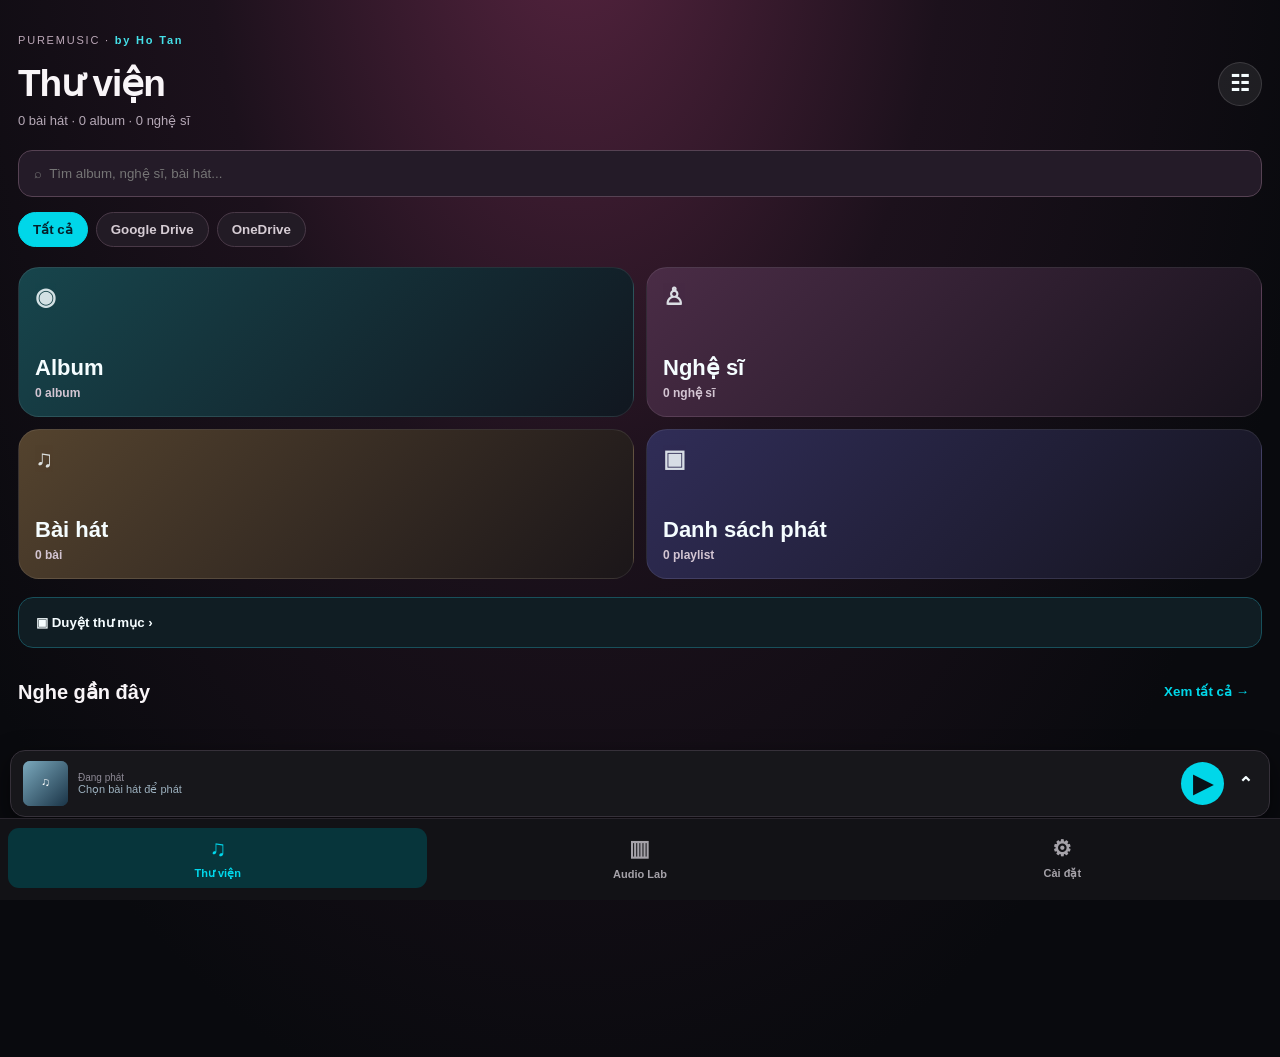
<file: PureMusic_V8_5_Fast_Play/index.html>
<!doctype html><html lang="vi"><head><meta charset="utf-8"><meta name="viewport" content="width=device-width,initial-scale=1,viewport-fit=cover"><meta name="theme-color" content="#09131b"><link rel="manifest" href="manifest.webmanifest"><title>PureMusic Cloud</title><style>:root{color-scheme:dark}*{box-sizing:border-box}body{margin:0;background:#09131b;color:#eef7fa;font:15px -apple-system,BlinkMacSystemFont,sans-serif}header{padding:25px 18px 8px}h1{font-size:29px;margin:5px 0}small,.muted{color:#9cb0be}main{padding:12px 18px 175px}.panel{background:#122735;border:1px solid #234555;border-radius:17px;padding:15px;margin:12px 0}.row{display:flex;gap:9px;align-items:center;flex-wrap:wrap}button{border:0;border-radius:11px;padding:11px 13px;background:#25475b;color:#f5fdff;font-weight:600}button.primary{background:#00c4d7;color:#001c22}button:disabled{opacity:.45}input{width:100%;border:1px solid #3c5d6a;border-radius:10px;padding:11px;background:#0a1b27;color:white;margin:6px 0 10px}label{font-size:12px;color:#b3c8d2}.tabs{display:flex;gap:7px;margin:17px 0}.tabs button{flex:1;padding:10px 5px}.tabs .active{background:#00c4d7;color:#001c22}.track{display:flex;gap:12px;align-items:center;padding:12px 3px;border-bottom:1px solid #1b3949;cursor:pointer}.art{height:47px;width:47px;flex:none;border-radius:10px;background:linear-gradient(140deg,#087a91,#27354c);display:grid;place-items:center;font-size:24px}.name{font-weight:650;overflow-wrap:anywhere}.meta{font-size:12px;color:#9cb0be;margin-top:4px}.player{position:fixed;bottom:0;left:0;right:0;background:#132b39;border-top:1px solid #316074;padding:12px 17px max(22px,env(safe-area-inset-bottom))}audio{width:100%;margin:8px 0}#status{font-size:12px;color:#b0cad4;line-height:1.5}details summary{cursor:pointer;font-weight:650}a{color:#60ddeb}#search{margin-top:10px}</style><style id="player-v2-style">
body{background:#0c121a}.player{padding:9px 14px max(12px,env(safe-area-inset-bottom));background:#182b37;border-radius:15px 15px 0 0;z-index:20}.player audio{display:none}.player .row{display:none}.player #now{font-size:13px;max-width:75%;overflow:hidden;white-space:nowrap;text-overflow:ellipsis}.mini-wrap{display:flex;align-items:center;gap:12px;cursor:pointer}.mini-art{width:45px;height:45px;border-radius:7px;object-fit:cover;background:linear-gradient(135deg,#5d8295,#243849)}.mini-copy{flex:1;min-width:0}.mini-copy .muted{font-size:11px}.mini-play{font-size:25px;background:transparent;padding:4px}.mini-expand{background:transparent;font-size:18px;padding:4px}.full-player{position:fixed;inset:0;z-index:100;background:linear-gradient(165deg,#658ca4 0%,#405766 56%,#253541 100%);color:white;display:flex;flex-direction:column;padding:calc(env(safe-area-inset-top) + 18px) 24px calc(env(safe-area-inset-bottom) + 22px);overflow-y:auto;transform:translateY(105%);visibility:hidden;transition:transform .3s ease,visibility .3s}.full-player.open{transform:translateY(0);visibility:visible}.full-top{display:flex;justify-content:space-between;align-items:center;min-height:44px}.full-top button,.full-actions button,.full-controls button{background:transparent;color:white;padding:7px}.full-top strong{font-size:13px;letter-spacing:1px}.full-art-holder{flex:1;min-height:220px;display:flex;align-items:center;justify-content:center;padding:20px 0}.full-art{width:min(100%,55vh,440px);aspect-ratio:1;object-fit:cover;border-radius:6px;box-shadow:0 20px 40px #0003;background:linear-gradient(140deg,#759eb3,#1d3a4c)}.full-info{display:flex;align-items:center;justify-content:space-between;gap:10px;margin-bottom:26px}.full-info h2{font-size:24px;margin:0 0 5px;line-height:1.2}.full-info p{margin:0;color:#d8e3e8}.full-heart{font-size:28px;background:none;color:#dce7eb}.full-heart.liked{color:#31dc80}.full-progress{width:100%;accent-color:white;margin:0;cursor:pointer}.full-times{display:flex;justify-content:space-between;font-size:12px;color:#d8e3e8;margin:7px 0 19px}.full-controls{display:flex;align-items:center;justify-content:space-between;gap:6px}.full-controls button{font-size:26px}.full-controls .play-big{background:#fff;color:#253845;width:72px;height:72px;border-radius:50%;font-size:33px;display:grid;place-items:center}.full-controls .on{color:#42e88a}.full-actions{display:flex;justify-content:space-between;align-items:center;margin-top:24px;color:#e2ebef}.full-actions button{font-size:17px}.full-hint{text-align:center;color:#d8e3e8;font-size:11px;margin-top:9px}@media(max-height:720px){.full-art-holder{min-height:140px}.full-art{width:min(75vw,36vh)}.full-info{margin-bottom:14px}.full-actions{margin-top:12px}}
</style><style data-bundled="v6.css">
/* PureMusic V6: cinematic player */
.full-player{background:linear-gradient(180deg,#29132b 0%,#130f19 58%,#08090c 100%);padding:calc(env(safe-area-inset-top) + 8px) 22px calc(env(safe-area-inset-bottom) + 20px);gap:0;scrollbar-width:none}
.full-player:before{content:'';position:fixed;inset:0;z-index:-1;background:radial-gradient(ellipse at 50% 18%,var(--pm-glow,#553253) 0%,transparent 65%);opacity:.68;pointer-events:none}
.full-top{flex-shrink:0}.full-top strong{font-size:11px;letter-spacing:2px;color:#ddd1df}.full-top button{font-size:23px}
.full-art-holder{flex:0 0 auto;min-height:0;padding:22px 0 16px}.full-art{width:min(100%,43vh,430px);max-height:43vh;border-radius:12px;box-shadow:0 18px 55px #0009;transition:transform .5s,filter .5s}.full-player.pm-playing .full-art{animation:pmBreath 5s ease-in-out infinite}@keyframes pmBreath{50%{transform:scale(1.018)}}
.full-info{margin:8px 0 13px}.full-info h2{font-size:clamp(21px,5vw,27px);letter-spacing:-.4px}.full-info p{font-size:14px}.full-heart{color:#6ef0ad}.full-times{margin:5px 0 13px}.full-controls .play-big{width:68px;height:68px}.full-controls button{font-size:23px}.full-actions{margin-top:12px}.full-hint{display:none}
#pm6Visualizer{width:100%;height:62px;display:block;margin:0 0 9px;touch-action:pan-y}#pm6Visualizer.pm6-idle{opacity:.48}
#pm6LyricsCard{margin:22px 0 10px;padding:20px;border-radius:22px;background:linear-gradient(145deg,#478b99,#274c70);color:#fff;min-height:170px;box-shadow:0 12px 30px #0005}#pm6LyricsCard h3{font-size:16px;margin:0 0 15px}#pm6LyricsPreview{font-size:clamp(20px,5.2vw,29px);font-weight:750;line-height:1.48;letter-spacing:-.4px}#pm6LyricsPreview .pm6-active{color:#fff}#pm6LyricsPreview .pm6-dim{opacity:.42}#pm6LyricsPreview .pm6-placeholder{font-size:15px;line-height:1.6;font-weight:400;opacity:.9}#pm6LyricsOpen{background:#fff;color:#101820;border-radius:24px;margin-top:16px;padding:11px 17px}
#pm6FullLyrics{position:fixed;inset:0;z-index:120;background:linear-gradient(165deg,#3a6e7e,#142435 72%);display:none;padding:calc(env(safe-area-inset-top) + 24px) 22px calc(env(safe-area-inset-bottom) + 30px);overflow-y:auto}#pm6FullLyrics.open{display:block}#pm6FullLyrics button{background:#ffffff24;border-radius:30px}#pm6LyricsScroll{margin-top:45px;font-size:clamp(25px,6.2vw,39px);font-weight:780;line-height:1.5}#pm6LyricsScroll .pm6-line{margin:15px 0;opacity:.35;transition:opacity .25s,transform .25s}#pm6LyricsScroll .pm6-line.current{opacity:1;transform:translateX(3px)}
#pm6CoverSource{font-size:11px;color:#d1c4d1;text-align:center;margin-top:0;min-height:16px}#pm6Badge{font-size:10px;letter-spacing:.6px;color:#8ae5ed;margin-top:3px}
@media(max-height:740px){.full-art-holder{padding:8px 0}.full-art{width:min(78vw,31vh)}#pm6Visualizer{height:42px}#pm6LyricsCard{margin-top:12px}.full-info{margin-bottom:5px}}
@media(prefers-reduced-motion:reduce){.full-player.pm-playing .full-art{animation:none}}

/* V7.1 refined cinematic layout */
.full-player{background:linear-gradient(175deg,#33182f 0%,#130e18 51%,#07080c 100%)}
.full-art-holder{padding:18px 0 19px}.full-art{width:min(100%,46vh,460px);max-height:46vh;border-radius:18px;box-shadow:0 30px 75px #000a,0 0 0 1px #ffffff19}
.full-info h2{font-weight:780;line-height:1.18}.full-controls button{font-family:-apple-system,BlinkMacSystemFont,sans-serif}.full-controls .play-big{box-shadow:0 10px 32px #00d7e944}
#pm6CoverSource{font-size:11px;letter-spacing:.2px;opacity:.72;text-align:center;margin-top:-8px;margin-bottom:8px}
.pm7cover img{width:100%;height:100%;object-fit:cover;border-radius:inherit}

</style><style data-bundled="controls-v7-3.css">
/* PureMusic 7.3 – refined native-feeling transport controls */
.full-player{--pm-accent:#04d9e8;padding-left:clamp(20px,5vw,30px);padding-right:clamp(20px,5vw,30px)}
.full-controls{display:grid!important;grid-template-columns:1fr 1fr 1.45fr 1fr 1fr;align-items:center;justify-items:center;gap:0!important;margin:7px -3px 4px;min-height:88px}
.full-controls button{appearance:none!important;-webkit-appearance:none!important;display:grid!important;place-items:center!important;min-width:44px;min-height:48px;padding:0!important;margin:0!important;background:transparent!important;color:#f9f9fb!important;border:0!important;border-radius:50%!important;box-shadow:none!important;line-height:1!important;touch-action:manipulation;transition:opacity .16s ease,transform .16s ease,color .16s ease!important}
.full-controls button:active{transform:scale(.89)}.full-controls button svg{width:25px;height:25px;display:block;fill:none;stroke:currentColor;stroke-width:2.25;stroke-linecap:round;stroke-linejoin:round}
.full-controls #fullPrev svg,.full-controls #fullNext svg{width:30px;height:30px;fill:currentColor;stroke-width:0}
.full-controls #fullShuffle,.full-controls #fullRepeat{color:#a5a2aa!important}.full-controls #fullShuffle svg,.full-controls #fullRepeat svg{width:22px;height:22px;stroke-width:2.05}
.full-controls #fullShuffle.on,.full-controls #fullRepeat.on{color:var(--pm-accent)!important}
.full-controls .play-big{width:72px!important;height:72px!important;min-width:72px!important;min-height:72px!important;border-radius:50%!important;background:#fdfdff!important;color:#101216!important;box-shadow:0 10px 34px #0006!important}
.full-controls .play-big svg{width:31px;height:31px;fill:currentColor;stroke:none;transform:translateX(1px)}
.full-controls .play-big[data-playing="true"] svg{transform:none}
.full-progress{display:block;width:100%;height:4px;accent-color:#f5f7f9;margin-top:11px;cursor:pointer}
.full-times{font-variant-numeric:tabular-nums;color:#b9b5bf;font-size:12px;margin:7px 0 13px}
.full-actions{display:grid!important;grid-template-columns:1fr auto auto;gap:18px;align-items:center;margin-top:10px!important;padding:0 0 8px}
.full-actions button{font-size:13px!important;color:#d5d1d8!important;display:flex;align-items:center;gap:7px;min-height:44px;padding:4px 2px!important}
.full-actions #fullOutput{justify-self:start}.full-actions #fullOffline,.full-actions #fullList{justify-self:end;font-size:22px!important}
.full-top button{min-width:44px;min-height:44px}.full-info{gap:12px}.full-info h2{font-size:clamp(21px,5.2vw,28px);line-height:1.23}.full-heart{min-width:44px;min-height:44px}
@media(max-height:760px){.full-controls{min-height:75px}.full-controls .play-big{width:64px!important;height:64px!important;min-width:64px!important;min-height:64px!important}}
@media(prefers-reduced-motion:reduce){.full-controls button{transition:none!important}}

</style></head><body><header><small>LOSSLESS CLOUD MUSIC</small><h1>PureMusic <span style="color:#00d7e6">♫</span></h1><div class="muted">Google Drive · OneDrive · iPhone</div></header><main><section class="panel"><div class="row"><button class="primary" id="google">☁ Google Drive</button><button class="primary" id="ms">☁ OneDrive</button><button id="refresh">↻ Quét nhạc</button></div><p id="status">Chưa kết nối cloud.</p><details id="settings"><summary>⚙ Cấu hình kết nối (chỉ làm một lần)</summary><p class="muted">Tạo OAuth Client ID trong Google Cloud và App Registration trong Microsoft Entra. Nhập mã công khai, không nhập Client Secret.</p><label>Google OAuth Client ID (Web application)</label><input id="gid" placeholder="...apps.googleusercontent.com"><label>Microsoft Application (client) ID</label><input id="mid" placeholder="xxxxxxxx-xxxx-xxxx-xxxx-xxxxxxxxxxxx"><button id="save">Lưu cấu hình</button><p class="muted">Redirect URI phải khớp chính xác địa chỉ HTTPS của trang này: <span id="redirect"></span></p></details></section><input id="search" placeholder="🔎 Tìm bài hát, album, nghệ sĩ..."><div class="tabs"><button class="active" data-tab="songs">Bài hát</button><button data-tab="albums">Album</button><button data-tab="artists">Nghệ sĩ</button><button data-tab="offline">Offline</button></div><div id="library"><p class="muted">Kết nối Google Drive hoặc OneDrive để xem nhạc.</p></div><p class="muted" style="font-size:12px;line-height:1.6">Nhạc được đọc từ tài khoản anh cấp quyền. Tệp FLAC/ALAC chỉ phát nếu Safari trên thiết bị hỗ trợ codec. AirPlay sử dụng menu đầu ra âm thanh của iPhone; Google Cast chưa có trong PWA.</p></main><div class="player"><div class="mini-wrap" id="miniWrap"><img id="miniArt" class="mini-art" alt="Bìa album"><div class="mini-copy"><div id="miniArtist" class="muted">Chọn bài hát để phát</div></div><button id="miniPlay" class="mini-play" aria-label="Phát hoặc tạm dừng">▶</button><button id="miniOpen" class="mini-expand" aria-label="Mở trình phát">⌃</button></div><div id="now" class="name">Chưa chọn bài hát</div><audio id="audio" controls playsinline></audio><div class="row"><button id="prev">⏮</button><button id="next">⏭</button><button id="shuffle">⇄ Trộn</button><button id="download">↓ Lưu offline</button></div></div><section class="full-player" id="fullPlayer" aria-label="Trình phát nhạc toàn màn hình"><div class="full-top"><button id="closePlayer" aria-label="Thu nhỏ">⌄</button><strong id="fullAlbum">ĐANG PHÁT TỪ CLOUD</strong><button id="fullMenu" aria-label="Tùy chọn">•••</button></div><div class="full-art-holder"><img id="fullArt" class="full-art" alt="Ảnh bìa album"></div><div class="full-info"><div><h2 id="fullTitle">Chưa chọn bài hát</h2><p id="fullArtist">Google Drive · OneDrive</p></div><button id="fullLike" class="full-heart" aria-label="Yêu thích">♡</button></div><input id="fullProgress" class="full-progress" type="range" min="0" max="1000" value="0" aria-label="Vị trí bài hát"><div class="full-times"><span id="fullElapsed">0:00</span><span id="fullRemaining">-0:00</span></div><div class="full-controls"><button id="fullShuffle" aria-label="Phát ngẫu nhiên">⤨</button><button id="fullPrev" aria-label="Bài trước">⏮</button><button id="fullPlay" class="play-big" aria-label="Phát hoặc tạm dừng">▶</button><button id="fullNext" aria-label="Bài tiếp theo">⏭</button><button id="fullRepeat" aria-label="Lặp lại">↻</button></div><div class="full-actions"><button id="fullOutput" aria-label="Chọn loa">◉ <span style="font-size:12px">Đầu ra âm thanh</span></button><button id="fullOffline" aria-label="Lưu offline">↓</button><button id="fullList" aria-label="Mở hàng chờ">☷</button></div><div class="full-hint">AirPlay: chọn HomePod từ Trung tâm điều khiển iPhone</div></section><script>
const $=x=>document.getElementById(x),redirect=location.origin+location.pathname;let cfg=JSON.parse(localStorage.getItem('pm_cfg')||'{}'),tokens={},tokenExpiry={},songs=[],current=-1,tab='songs',shuffle=false,objectUrl=null;const audio=$('audio');cfg.gid=cfg.gid||'307536159983-k3glcvth89sf8u420rmc907ngm6fhsc4.apps.googleusercontent.com';$('gid').value=cfg.gid;$('mid').value=cfg.mid||'';$('redirect').textContent=redirect;
function status(s){$('status').textContent=s}function save(){cfg={gid:$('gid').value.trim()||'307536159983-k3glcvth89sf8u420rmc907ngm6fhsc4.apps.googleusercontent.com',mid:$('mid').value.trim()};localStorage.setItem('pm_cfg',JSON.stringify(cfg));status('Đã lưu Client ID. Bấm Google Drive hoặc OneDrive để đăng nhập.')} $('save').onclick=save;
function base64url(bytes){return btoa(String.fromCharCode(...bytes)).replace(/\+/g,'-').replace(/\//g,'_').replace(/=/g,'')}async function pkce(){let v=base64url(crypto.getRandomValues(new Uint8Array(32)));let digest=await crypto.subtle.digest('SHA-256',new TextEncoder().encode(v));return {verifier:v,challenge:base64url(new Uint8Array(digest))}}
let googleTokenClient=null,googleGISLoading=null;
function loadGoogleGIS(){if(window.google?.accounts?.oauth2)return Promise.resolve();if(googleGISLoading)return googleGISLoading;googleGISLoading=new Promise((resolve,reject)=>{const script=document.createElement('script');script.src='https://accounts.google.com/gsi/client';script.async=true;script.onload=resolve;script.onerror=()=>reject(Error('Không tải được Google Identity Services. Kiểm tra kết nối mạng hoặc trình chặn nội dung.'));document.head.append(script)});return googleGISLoading}
async function googleLogin(){
  if(!cfg.gid){cfg.gid=$('gid').value.trim();if(!cfg.gid){status('Chưa có Google Client ID.');return}}
  status('Đang mở cửa sổ đăng nhập Google…');
  try{
    await loadGoogleGIS();
    googleTokenClient=google.accounts.oauth2.initTokenClient({client_id:cfg.gid,scope:'https://www.googleapis.com/auth/drive.readonly',callback:async response=>{
      if(response.error){status('Google từ chối đăng nhập: '+(response.error_description||response.error));return}
      if(!response.access_token){status('Google chưa cấp access token.');return}
      tokens.google=response.access_token;tokenExpiry.google=Date.now()+Math.max(0,(Number(response.expires_in)||3600)-90)*1000;
      sessionStorage.setItem('pm_tokens',JSON.stringify(tokens));sessionStorage.setItem('pm_token_expiry',JSON.stringify(tokenExpiry));
      status('Đã kết nối Google Drive. Đang tải thư viện…');
      try{await scan();if(window.pm5AfterLogin)await window.pm5AfterLogin()}catch(e){status('Đã đăng nhập, nhưng không quét được: '+e.message)}
    },error_callback:err=>status('Không mở được đăng nhập Google: '+(err?.type||'Popup bị chặn')+'. Hãy mở trang trong Safari và thử lại.')});
    googleTokenClient.requestAccessToken({prompt:'consent'});
  }catch(e){status('Không thể đăng nhập Google: '+e.message)}
}
async function login(provider){if(provider==='google')return googleLogin();let id=cfg.mid;if(!id){$('settings').open=true;status('Hãy nhập Microsoft Client ID trước.');return}let p=await pkce(),state=base64url(crypto.getRandomValues(new Uint8Array(20)));localStorage.setItem('pm_oauth_pending',JSON.stringify({provider,state,verifier:p.verifier,created:Date.now()}));let url='https://login.microsoftonline.com/common/oauth2/v2.0/authorize';let q=new URLSearchParams({client_id:id,response_type:'code',redirect_uri:redirect,scope:'openid profile offline_access Files.Read',code_challenge:p.challenge,code_challenge_method:'S256',state});location.href=url+'?'+q}
$('google').onclick=()=>login('google');$('ms').onclick=()=>login('ms');async function callback(){let p=new URLSearchParams(location.search),code=p.get('code'),error=p.get('error');if(!code&&!error)return;history.replaceState({},'',redirect);if(error){status('Đăng nhập bị từ chối: '+error);return}let pending=JSON.parse(localStorage.getItem('pm_oauth_pending')||'null');localStorage.removeItem('pm_oauth_pending');if(!pending||Date.now()-pending.created>600000||pending.state!==p.get('state')){status('OAuth state không hợp lệ.');return}let provider=pending.provider,id=provider==='google'?cfg.gid:cfg.mid,url=provider==='google'?'https://oauth2.googleapis.com/token':'https://login.microsoftonline.com/common/oauth2/v2.0/token';try{let body=new URLSearchParams({client_id:id,code,redirect_uri:redirect,grant_type:'authorization_code',code_verifier:pending.verifier});let res=await fetch(url,{method:'POST',headers:{'Content-Type':'application/x-www-form-urlencoded'},body});let data=await res.json();if(!res.ok)throw Error(data.error_description||data.error||res.status);tokens[provider]=data.access_token;tokenExpiry[provider]=Date.now()+Math.max(60,Number(data.expires_in||3600)-90)*1000;sessionStorage.setItem('pm_tokens',JSON.stringify(tokens));sessionStorage.setItem('pm_token_expiry',JSON.stringify(tokenExpiry));status('Đã kết nối '+provider+'. Đang quét thư viện...');await scan()}catch(e){status('Không hoàn tất OAuth: '+e.message+' (kiểm tra Redirect URI và cấu hình SPA).')}}
const formats=/\.(mp3|m4a|aac|flac|wav|alac|aiff|ogg|opus)$/i;function parse(f,provider){let raw=f.name.replace(/\.[^.]+$/,'');let bits=raw.split(' - ');return {id:f.id,provider,title:bits.length>1?bits.slice(1).join(' - '):raw,artist:bits.length>1?bits[0]:'Nghệ sĩ chưa rõ',album:f.album||'Chưa phân loại',name:f.name,size:f.size||0}}async function api(url,provider){let r=await fetch(url,{headers:{Authorization:'Bearer '+tokens[provider]}});if(!r.ok){let detail='';try{let d=await r.json();detail=d.error?.message||d.error_description||''}catch{}if(r.status===401){delete tokens[provider];delete tokenExpiry[provider];sessionStorage.setItem('pm_tokens',JSON.stringify(tokens));sessionStorage.setItem('pm_token_expiry',JSON.stringify(tokenExpiry))}throw Error(provider+' HTTP '+r.status+(detail?' - '+detail:'')+(r.status===401?' (phiên hết hạn, nhấn đăng nhập lại)':''))}return r.json()}
async function googleFiles(){let arr=[],page='';do{let q=new URLSearchParams({q:"trashed = false and mimeType != 'application/vnd.google-apps.folder'",fields:'nextPageToken,files(id,name,mimeType,size,parents)',pageSize:'1000'});if(page)q.set('pageToken',page);let d=await api('https://www.googleapis.com/drive/v3/files?'+q,'google');arr.push(...(d.files||[]).filter(f=>formats.test(f.name)));page=d.nextPageToken||''}while(page);return arr.map(f=>parse(f,'google'))}
async function msFiles(){let out=[],queue=['https://graph.microsoft.com/v1.0/me/drive/root/children?$select=id,name,file,folder,size&$top=200'],visited=0;while(queue.length){if(++visited>500)throw Error('OneDrive có quá nhiều thư mục; giới hạn quét 500 trang.');let d=await api(queue.shift(),'ms');for(let f of d.value||[]){if(f.folder)queue.push('https://graph.microsoft.com/v1.0/me/drive/items/'+encodeURIComponent(f.id)+'/children?$select=id,name,file,folder,size&$top=200');else if(f.file&&formats.test(f.name))out.push(parse(f,'ms'))}if(d['@odata.nextLink'])queue.push(d['@odata.nextLink'])}return out}
async function scan(){let all=[],fail=[];for(let p of ['google','ms'])if(tokens[p]){try{all.push(...await(p==='google'?googleFiles():msFiles()))}catch(e){fail.push(e.message)}}songs=all;render();status('Tìm thấy '+songs.length+' bài từ '+Object.keys(tokens).join(' + ')+(fail.length?' | Lỗi: '+fail.join('; '):''))}$('refresh').onclick=scan;
function filtered(){let q=$('search').value.toLocaleLowerCase();return songs.filter(s=>(s.title+' '+s.artist+' '+s.album).toLocaleLowerCase().includes(q))}function render(){let arr=filtered(),lib=$('library');lib.replaceChildren();if(tab==='offline'){arr=arr.filter(s=>offlineIds.has(s.provider+':'+s.id))}let items=tab==='albums'||tab==='artists'?[...new Set(arr.map(s=>tab==='albums'?s.album:s.artist))].map(v=>({label:v,sub:arr.filter(s=>(tab==='albums'?s.album:s.artist)===v).length+' bài',song:arr.find(s=>(tab==='albums'?s.album:s.artist)===v)})):arr.map(s=>({label:s.title,sub:s.artist+' · '+s.provider+(offlineIds.has(s.provider+':'+s.id)?' · ⬇':''),song:s}));if(!items.length){lib.textContent='Chưa có bài hát phù hợp.';return}for(let item of items){let el=document.createElement('div');el.className='track';let art=document.createElement('div');art.className='art';art.textContent='♫';let t=document.createElement('div'),name=document.createElement('div'),sub=document.createElement('div');name.className='name';sub.className='meta';name.textContent=item.label;sub.textContent=item.sub;t.append(name,sub);el.append(art,t);el.onclick=()=>play(songs.indexOf(item.song));lib.append(el)}}$('search').oninput=render;document.querySelectorAll('[data-tab]').forEach(b=>b.onclick=()=>{tab=b.dataset.tab;document.querySelectorAll('[data-tab]').forEach(x=>x.classList.toggle('active',x===b));render()});
let dbPromise;function db(){return dbPromise||=new Promise((resolve,reject)=>{let r=indexedDB.open('puremusic-audio',1);r.onupgradeneeded=()=>r.result.createObjectStore('audio');r.onsuccess=()=>resolve(r.result);r.onerror=()=>reject(r.error)})}async function storeGet(k){let d=await db();return new Promise((resolve,reject)=>{let r=d.transaction('audio').objectStore('audio').get(k);r.onsuccess=()=>resolve(r.result);r.onerror=()=>reject(r.error)})}async function storePut(k,v){let d=await db();return new Promise((resolve,reject)=>{let t=d.transaction('audio','readwrite');t.objectStore('audio').put(v,k);t.oncomplete=resolve;t.onerror=()=>reject(t.error)})}let offlineIds=new Set(JSON.parse(localStorage.getItem('pm_offline')||'[]'));
// V8.5: share in-flight downloads, retain one upcoming track in RAM.
const pm85Inflight=new Map();const pm85Warm=new Map();
const PM85_PREFETCH_LIMIT=35*1024*1024;
const PM85_PREFETCH_ENABLED=localStorage.getItem('pm85_prefetch')!=='off';
let pm85PlaySequence=0,pm85WarmTimer=null;
function pm85Key(s){return s.provider+':'+s.id}
async function pm85FetchBlob(s){
  if(!tokens[s.provider])throw Error('Hãy đăng nhập lại '+s.provider);
  if(s.provider==='google'){
    const r=await fetch('https://www.googleapis.com/drive/v3/files/'+encodeURIComponent(s.id)+'?alt=media',{headers:{Authorization:'Bearer '+tokens.google}});
    if(!r.ok)throw Error('Google Drive HTTP '+r.status);
    return r.blob();
  }
  const d=await api('https://graph.microsoft.com/v1.0/me/drive/items/'+encodeURIComponent(s.id)+'?$select=id,name,@microsoft.graph.downloadUrl','ms');
  const url=d['@microsoft.graph.downloadUrl'];if(!url)throw Error('OneDrive không trả URL tải tệp');
  const r=await fetch(url);if(!r.ok)throw Error('OneDrive download '+r.status);return r.blob();
}
async function getBlob(s){
  const key=pm85Key(s);
  if(pm85Warm.has(key))return pm85Warm.get(key);
  if(pm85Inflight.has(key))return pm85Inflight.get(key);
  const promise=(async()=>{
    const saved=await storeGet(key);if(saved)return saved;
    return pm85FetchBlob(s);
  })();
  pm85Inflight.set(key,promise);
  try{return await promise}finally{if(pm85Inflight.get(key)===promise)pm85Inflight.delete(key)}
}
function pm85PrefetchNext(){
  clearTimeout(pm85WarmTimer);
  pm85WarmTimer=setTimeout(async()=>{
    if(!PM85_PREFETCH_ENABLED||document.hidden||!songs.length||current<0||shuffle)return;
    const s=songs[(current+1)%songs.length];if(!s||!tokens[s.provider])return;
    const key=pm85Key(s);
    if(pm85Warm.has(key)||pm85Inflight.has(key))return;
    if(Number(s.size)>PM85_PREFETCH_LIMIT)return;
    const net=navigator.connection;
    if(net&&(net.saveData||/2g/.test(net.effectiveType||'')))return;
    try{
      const blob=await getBlob(s);
      if(blob.size>PM85_PREFETCH_LIMIT)return;
      pm85Warm.clear();pm85Warm.set(key,blob);
    }catch(e){console.debug('Prefetch skipped:',e.message)}
  },1200);
}

async function play(i){
  if(i<0||!songs[i])return;
  const seq=++pm85PlaySequence;
  clearTimeout(pm85WarmTimer);
  current=i;const s=songs[i];
  $('now').textContent=s.title+' · '+s.artist;
  const started=performance.now();
  status('Đang chuẩn bị '+s.name+'…');
  try{
    const blob=await getBlob(s);
    if(seq!==pm85PlaySequence)return;
    const nextUrl=URL.createObjectURL(blob);
    const priorUrl=objectUrl;objectUrl=nextUrl;
    audio.src=nextUrl;
    audio.preload='auto';
    if(priorUrl)setTimeout(()=>URL.revokeObjectURL(priorUrl),1000);
    await audio.play();
    if(seq!==pm85PlaySequence)return;
    status('Đang phát '+s.name+' · chờ '+((performance.now()-started)/1000).toFixed(1)+' giây');
    pm85PrefetchNext();
  }catch(e){if(seq===pm85PlaySequence)status('Không phát được: '+e.message+'. Kiểm tra kết nối và định dạng FLAC trên Safari.')}
}function step(n){if(!songs.length)return;play(shuffle?Math.floor(Math.random()*songs.length):(current+n+songs.length)%songs.length)}$('prev').onclick=()=>step(-1);$('next').onclick=()=>step(1);audio.onended=()=>step(1);$('shuffle').onclick=()=>{shuffle=!shuffle;$('shuffle').style.color=shuffle?'#00e1ef':'white'};$('download').onclick=async()=>{if(current<0)return;let s=songs[current],key=s.provider+':'+s.id;status('Đang lưu offline '+s.name+'...');try{await storePut(key,await getBlob(s));offlineIds.add(key);localStorage.setItem('pm_offline',JSON.stringify([...offlineIds]));render();status('Đã lưu offline '+s.name+'. Dữ liệu có thể bị iOS xóa khi thiếu dung lượng.')}catch(e){status('Không lưu được: '+e.message)}};
try{tokens=JSON.parse(sessionStorage.getItem('pm_tokens')||'{}');tokenExpiry=JSON.parse(sessionStorage.getItem('pm_token_expiry')||'{}');for(const p of Object.keys(tokens))if(!tokenExpiry[p]||Date.now()>=tokenExpiry[p]){delete tokens[p];delete tokenExpiry[p]}}catch{}sessionStorage.setItem('pm_tokens',JSON.stringify(tokens));callback().then(()=>{if(!location.search&&Object.keys(tokens).length)setTimeout(()=>scan(),0)});if('serviceWorker'in navigator)navigator.serviceWorker.register('./sw.js').catch(()=>{});

// Player full screen: presentation only; reuses the original audio element and cloud logic.
const coverPlaceholder='data:image/svg+xml;charset=utf-8,'+encodeURIComponent('<svg xmlns="http://www.w3.org/2000/svg" width="600" height="600"><defs><linearGradient id="g" x2="1" y2="1"><stop stop-color="#7ba9bd"/><stop offset="1" stop-color="#1a3447"/></linearGradient></defs><rect width="600" height="600" fill="url(#g)"/><text x="300" y="335" font-size="160" fill="white" text-anchor="middle">♫</text></svg>');
$('miniArt').src=coverPlaceholder;$('fullArt').src=coverPlaceholder;
function openPlayer(){if(current<0)return;$('fullPlayer').classList.add('open')}
function closePlayer(){$('fullPlayer').classList.remove('open')}
$('miniWrap').onclick=openPlayer;$('miniOpen').onclick=e=>{e.stopPropagation();openPlayer()};$('closePlayer').onclick=closePlayer;$('fullList').onclick=closePlayer;
function toggleAudio(){if(!audio.src)return;if(audio.paused)audio.play().catch(e=>status('Không phát được: '+e.message));else audio.pause()}
$('miniPlay').onclick=e=>{e.stopPropagation();toggleAudio()};$('fullPlay').onclick=toggleAudio;
$('fullPrev').onclick=()=>$('prev').click();$('fullNext').onclick=()=>$('next').click();$('fullShuffle').onclick=()=>$('shuffle').click();$('fullOffline').onclick=()=>$('download').click();
let repeatMode=0; // 0 = off, 1 = all, 2 = one
$('fullRepeat').onclick=()=>{repeatMode=(repeatMode+1)%3;$('fullRepeat').classList.toggle('on',repeatMode!==0);$('fullRepeat').textContent=repeatMode===2?'↻₁':'↻'};
const oldEnded=audio.onended;audio.onended=()=>{if(repeatMode===2){audio.currentTime=0;audio.play()}else if(repeatMode===1||current<songs.length-1)oldEnded()};
function fmt(t){if(!Number.isFinite(t)||t<0)return '0:00';return Math.floor(t/60)+':'+String(Math.floor(t%60)).padStart(2,'0')}
function syncPlayer(){let s=songs[current];$('fullTitle').textContent=s?.title||'Chưa chọn bài hát';$('fullArtist').textContent=s?.artist||'Google Drive · OneDrive';$('fullAlbum').textContent=s?.album&&s.album!=='Chưa phân loại'?s.album.toUpperCase():'ĐANG PHÁT TỪ CLOUD';$('miniArtist').textContent=s?.artist||'Chọn bài hát để phát';$('fullPlay').textContent=audio.paused?'▶':'Ⅱ';$('miniPlay').textContent=audio.paused?'▶':'Ⅱ';$('fullShuffle').classList.toggle('on',shuffle);let duration=audio.duration||0;$('fullProgress').value=duration?Math.round(audio.currentTime/duration*1000):0;$('fullElapsed').textContent=fmt(audio.currentTime);$('fullRemaining').textContent='-'+fmt(Math.max(0,duration-audio.currentTime));}
['timeupdate','loadedmetadata','play','pause','ended'].forEach(e=>audio.addEventListener(e,syncPlayer));$('fullProgress').oninput=e=>{if(Number.isFinite(audio.duration))audio.currentTime=audio.duration*Number(e.target.value)/1000};
const oldPlay=play;play=async function(i){if(i<0)return;let result=oldPlay(i);syncPlayer();openPlayer();await result;syncPlayer()};
$('fullMenu').onclick=()=>alert('Tên bài hát và nghệ sĩ hiện được đọc từ tên tệp. Ảnh bìa nhúng trong FLAC sẽ được hỗ trợ ở bản nâng cấp metadata.');
$('fullOutput').onclick=()=>alert('Trên iPhone, mở Trung tâm điều khiển → AirPlay → chọn HomePod mini. Google Home Mini cần Google Cast trong bản iOS native.');
const liked=new Set(JSON.parse(localStorage.getItem('pm_likes')||'[]'));$('fullLike').onclick=()=>{let s=songs[current];if(!s)return;let k=s.provider+':'+s.id;if(liked.has(k))liked.delete(k);else liked.add(k);localStorage.setItem('pm_likes',JSON.stringify([...liked]));$('fullLike').classList.toggle('liked',liked.has(k));$('fullLike').textContent=liked.has(k)?'♥':'♡'};
</script><style id="v3css">
:root{--cyan:#00d7e9;--muted:#a4a1ac}body{background:radial-gradient(ellipse at 50% -150px,#552044 0,#1b101d 360px,#08090d 680px);color:#faf7fb}header{padding-top:34px}main{padding-bottom:245px}.panel{background:#17151b;border-color:#37303c}.player{bottom:83px;border:1px solid #36313a;border-radius:15px;margin:0 10px;padding:10px 12px;background:#17171b;box-shadow:0 8px 25px #0008}.player #now{display:none}.mini-wrap{gap:10px}.mini-copy:before{content:'Đang phát';display:block;font-size:10px;color:#8d8995}.mini-play{background:var(--cyan)!important;color:#081218!important;border-radius:50%;height:43px;width:43px}.full-player{background:linear-gradient(160deg,#61254e 0%,#302132 40%,#101016 100%)}.full-controls .play-big{background:var(--cyan);color:#0b151a}.full-art{box-shadow:0 25px 65px #0008}.full-progress{accent-color:var(--cyan)}.nav-v3{position:fixed;z-index:30;bottom:0;left:0;right:0;display:grid;grid-template-columns:repeat(4,1fr);padding:9px 8px max(12px,env(safe-area-inset-bottom));background:#121216;border-top:1px solid #29252d;gap:3px}.nav-v3 button{background:transparent;color:#a5a2a9;padding:8px 2px;font-size:11px;display:grid;justify-items:center;gap:5px}.nav-v3 button b{font-size:22px}.nav-v3 button.active{background:#07353b;color:#00d8ec}.view-v3{display:none;padding:15px 17px 250px}.view-v3.active{display:block}.v3title{font-size:29px;margin:20px 0 7px}.v3subtitle{color:#aaa5b1;margin-bottom:18px}.v3card{background:#151418;border:1px solid #383039;border-radius:15px;padding:17px;margin:12px 0}.v3card h3{margin:0 0 5px;font-size:17px}.v3card p{color:#a9a4af;font-size:13px;line-height:1.55;margin:6px 0 13px}.v3row{display:flex;justify-content:space-between;align-items:center;gap:12px}.v3row button{background:#28313b}.v3pill{border:1px solid #4c414d;border-radius:12px;padding:6px 9px;font-size:12px;color:#e6c887}.v3switch{width:49px;height:30px;border-radius:20px!important;background:#44414b!important;position:relative;padding:0!important;flex:none}.v3switch:after{content:'';position:absolute;top:4px;left:4px;width:22px;height:22px;background:white;border-radius:50%;transition:transform .2s}.v3switch.on{background:#00cce0!important}.v3switch.on:after{transform:translateX(19px)}.v3range{width:100%;accent-color:#00d7e9;margin:10px 0 2px}.v3tiny{font-size:11px;color:#aaa6b0}.v3eq{display:grid;grid-template-columns:repeat(5,minmax(0,1fr));gap:8px}.v3eq label{display:flex;flex-direction:column;align-items:center;gap:8px}.v3eq input{width:100%;height:105px;writing-mode:vertical-lr;direction:rtl;accent-color:#00d7e9}.v3eq span{font-size:10px}.v3signal{display:grid;gap:9px}.v3signal .v3card{margin:0}.v3arrow{text-align:center;color:#00d7e9}.v3warning{background:#2a211d;border:1px solid #6e5033;padding:11px;border-radius:12px;color:#e9c68d;font-size:12px;line-height:1.5}.v3green{color:#7be5bd}.v3cyan{color:#00d7e9}.v3setting{padding:15px 0;border-bottom:1px solid #343037}.v3setting:last-child{border-bottom:0}#v3Lyrics{white-space:pre-wrap;line-height:1.9;max-height:300px;overflow:auto;color:#dad2df}button:focus-visible,input:focus-visible{outline:2px solid #00d7e9;outline-offset:2px}
</style>
<nav class="nav-v3" aria-label="Điều hướng"><button class="pm82-source-hidden" data-v3nav="library" aria-hidden="true" tabindex="-1"><b>☁</b>Nguồn nhạc</button><button data-v3nav="collection"><b>♫</b>Thư viện</button><button data-v3nav="lab"><b>▥</b>Audio Lab</button><button data-v3nav="config"><b>⚙</b>Cài đặt</button></nav>
<section class="view-v3 pm63collection" id="v3collection"><div class="pm63eyebrow">PUREMUSIC · LOSSLESS CLOUD</div><h1 class="v3title">Thư viện</h1><p class="v3subtitle" id="pm63stats">Thư viện nhạc của anh</p><input id="pm63search" placeholder="⌕  Tìm album, nghệ sĩ, bài hát..."><div class="pm63filters"><button class="active" data-pm63filter="all">Tất cả</button><button data-pm63filter="google">Google Drive</button><button data-pm63filter="ms">OneDrive</button></div><div class="pm63grid"><button data-pm63category="albums" class="pm63tile pm63albums"><span>◉</span><strong>Album</strong><small id="pm63albumCount">0 album</small></button><button data-pm63category="artists" class="pm63tile pm63artists"><span>♙</span><strong>Nghệ sĩ</strong><small id="pm63artistCount">0 nghệ sĩ</small></button><button data-pm63category="songs" class="pm63tile pm63songs"><span>♫</span><strong>Bài hát</strong><small id="pm63songCount">0 bài hát</small></button><button data-pm63category="offline" class="pm63tile pm63offline"><span>↓</span><strong>Offline</strong><small id="pm63offlineCount">0 bài</small></button></div><button id="pm63browse" class="pm63browse">▣ &nbsp; Duyệt thư mục <span>›</span></button><div class="pm63listhead"><h2 id="pm63listTitle">Nghe gần đây</h2><button id="pm63allSongs">Tất cả bài hát →</button></div><div id="pm63items" class="pm63items"></div><p class="pm63empty" id="pm63empty" hidden>Chưa có nhạc trong thư viện. Vào Nguồn nhạc để kết nối Google Drive hoặc OneDrive.</p></section><section class="view-v3" id="v3lab"><h1 class="v3title">Audio Lab <span class="v3cyan">✦</span></h1><p class="v3subtitle">Tinh chỉnh âm thanh trực tiếp bằng Web Audio.</p><div class="v3card" id="v3routeCard"><div class="v3row"><b>Đường tín hiệu</b><span class="v3pill">WEB AUDIO</span></div><p id="v3RouteText">Nguồn cloud → Safari → iOS → thiết bị đầu ra</p><button id="v3ShowSignal">Xem chi tiết →</button></div>
<div class="v3card"><div class="v3row"><h3>Bật bộ xử lý DSP</h3><button class="v3switch" id="v3DSP" aria-label="Bật DSP" aria-pressed="false"></button></div><p>Khi bật, âm thanh đi qua bộ xử lý Web Audio. Chế độ này không bảo đảm bit-perfect.</p></div>
<div class="v3card"><div class="v3row"><h3>Parametric EQ · 10 dải</h3><button id="v3ResetEQ">Đặt lại</button></div><p>10 bộ lọc peaking, điều chỉnh gain thực tế (±12 dB).</p><div class="v3eq" id="v3EQ"></div></div>
<div class="v3card"><div class="v3row"><h3>Preamp</h3><b id="v3GainLabel" class="v3cyan">0 dB</b></div><input class="v3range" id="v3Gain" type="range" min="-18" max="6" step="1" value="0"><p>Gain dương có thể gây clipping, nên giảm khi tăng EQ.</p></div>
<div class="v3card"><div class="v3row"><h3>Balance</h3><b id="v3PanLabel">Giữa</b></div><input class="v3range" id="v3Pan" type="range" min="-100" max="100" value="0"><div class="v3row v3tiny"><span>Trái</span><span>Phải</span></div></div>
<div class="v3card"><div class="v3row"><h3>Mono</h3><button class="v3switch" id="v3Mono" aria-label="Mono" aria-pressed="false"></button></div><p>Trộn hai kênh về mono trước khi đưa tới đầu ra.</p></div>
<div class="v3card"><div class="v3row"><h3>Crossfeed</h3><button class="v3switch" id="v3Cross" aria-label="Crossfeed" aria-pressed="false"></button></div><p>Trộn chéo nhẹ hai kênh để giảm cảm giác tách biệt khi nghe tai nghe. Không dùng cùng Mono.</p><input class="v3range" id="v3CrossMix" type="range" min="0" max="30" value="12"><div class="v3tiny">Mức trộn chéo: <span id="v3CrossValue">12%</span></div></div>
<div class="v3card"><h3>Convolution / Impulse Response</h3><p>Chọn file WAV impulse response để áp dụng qua ConvolverNode. File dài có thể tiêu tốn bộ nhớ iPhone.</p><input id="v3IR" type="file" accept=".wav,audio/wav"><button id="v3ClearIR">Tắt convolution</button><p id="v3IRStatus" class="v3tiny">Chưa tải impulse response.</p></div>
<div class="v3card"><h3>Hồ sơ âm thanh</h3><p>Lưu preset EQ, gain, balance, mono và crossfeed ngay trên thiết bị.</p><div class="v3row"><button id="v3SavePreset">Lưu preset</button><button id="v3LoadPreset">Khôi phục</button></div></div>
<div class="v3warning">Các chức năng nâng cao như DSD/DoP, xác minh bit-perfect, tự nhận diện model tai nghe và đo codec Bluetooth không thể xác thực đáng tin cậy bằng Safari PWA.</div></section>
<section class="view-v3" id="v3signal"><h1 class="v3title">Đường tín hiệu</h1><p class="v3subtitle">Thông tin thực tế và giới hạn quan sát của trình duyệt.</p><div class="v3signal"><div class="v3card"><b class="v3cyan">01 · NGUỒN</b><h3 id="v3Source">Chưa chọn bài hát</h3><p id="v3SourceMeta">Google Drive / OneDrive</p></div><div class="v3arrow">↓</div><div class="v3card"><b class="v3cyan">02 · GIẢI MÃ</b><h3>Safari / HTMLMediaElement</h3><p>Codec và độ phân giải giải mã không được trình duyệt cung cấp đầy đủ.</p></div><div class="v3arrow">↓</div><div class="v3card"><b class="v3cyan">03 · DSP</b><h3 id="v3DSPStatus">Tắt</h3><p id="v3DSPMeta">Đang phát trực tiếp qua phần tử audio.</p></div><div class="v3arrow">↓</div><div class="v3card"><b class="v3cyan">04 · ĐẦU RA</b><h3>iOS quản lý</h3><p>Bluetooth / AirPlay / loa iPhone: không thể xác định chính xác thiết bị hoặc codec bằng API web.</p></div></div><div class="v3warning">Không thể kết luận bit-perfect hoặc Lossless ở đầu ra chỉ dựa vào định dạng file. Nếu dùng Bluetooth A2DP, âm thanh thường bị mã hóa lại.</div><button id="v3BackLab">← Trở lại Audio Lab</button></section>
<section class="view-v3" id="v3config"><h1 class="v3title">Cài đặt</h1><p class="v3subtitle">Tùy chỉnh thư viện, giao diện và bộ nhớ.</p><div class="v3card pm82-source-card"><div class="v3row"><div><h3>☁ Nguồn nhạc</h3><p>Google Drive · OneDrive · Thư mục đồng bộ</p></div><button id="pm82OpenSources" class="pm82-primary">Quản lý →</button></div><p class="v3tiny">Kết nối tài khoản, chọn thư mục Music và quét thư viện tại đây.</p></div><div class="v3card pm64about"><div class="pm64brand">♫</div><div><h3>PureMusic</h3><div class="pm64by">by Ho Tan</div><div class="v3tiny">Lossless Cloud Music</div></div></div><div class="v3card"><h3>Thông tin ứng dụng</h3><div class="v3setting v3row"><span>Phiên bản</span><b>8.3.0</b></div><div class="v3setting v3row"><span>Bản phát hành</span><span>19/10/2026</span></div><div class="v3setting v3row"><span>Nền tảng</span><span>Web App (PWA)</span></div><div class="v3setting v3row"><span>Phát triển bởi</span><strong>Ho Tan</strong></div><div class="v3setting v3row"><span>Trang dự án</span><a href="https://github.com/TanHoFT/puremusic" target="_blank" rel="noopener noreferrer">GitHub ↗</a></div></div><div class="v3card"><h3>Âm thanh</h3><div class="v3setting v3row"><span>Bộ xử lý âm thanh</span><span id="v3CfgDSP">Đang tắt</span></div><div class="v3setting v3row"><span>Đường tín hiệu</span><button id="v3ConfigSignal">Xem →</button></div></div><div class="v3card"><h3>Thư viện</h3><div class="v3setting v3row"><span>Quét lại Google Drive / OneDrive</span><button id="v3Rescan">Quét</button></div><div class="v3setting v3row"><span>Đăng nhập cloud</span><button id="v3CloudConfig">Cấu hình</button></div><div class="v3setting"><div class="v3row"><span>Tìm lời bài hát (LRCLIB)</span><button class="v3switch" id="v3LyricsToggle" aria-label="Tìm lời online" aria-pressed="false"></button></div><p>Chỉ gửi tên bài, nghệ sĩ và album tới dịch vụ công cộng; không gửi tệp nhạc.</p></div><div class="v3setting"><h3>Lời bài hát hiện tại</h3><button id="v3FindLyrics">Tìm lời</button><p id="v3Lyrics">Chưa tìm lời.</p></div></div><div class="v3card"><h3>Bộ nhớ</h3><p>Nhạc offline được lưu bằng IndexedDB và có thể bị iOS thu hồi khi thiếu dung lượng.</p><button id="v3ClearOffline">Xóa tất cả nhạc offline</button></div><div class="v3card"><h3>PureMusic</h3><p>Không có gói Pro. Các công cụ DSP hiện có được sử dụng miễn phí. HomePod mini qua menu AirPlay của iOS; Google Home Mini chưa hỗ trợ Cast trực tiếp trên Safari.</p></div></section>
<script id="v3script">
(()=>{'use strict';const by=id=>document.getElementById(id);const defaults={dsp:false,mono:false,cross:false,crossMix:12,gain:0,pan:0,eq:[0,0,0,0,0,0,0,0,0,0],eqFreq:[31,62,125,250,500,1000,2000,4000,8000,16000],eqQ:[1,1,1,1,1,1,1,1,1,1],lyrics:false};let st={...defaults,...JSON.parse(localStorage.getItem('pm_v3')||'{}')};st.eq=Array.from({length:10},(_,i)=>Number(st.eq?.[i]||0));st.eqFreq=Array.from({length:10},(_,i)=>Number(st.eqFreq?.[i]||[31,62,125,250,500,1000,2000,4000,8000,16000][i]));st.eqQ=Array.from({length:10},(_,i)=>Number(st.eqQ?.[i]||1));const pmIOS=/iPad|iPhone|iPod/.test(navigator.userAgent)||(navigator.platform==='MacIntel'&&navigator.maxTouchPoints>1);if(pmIOS){st.dsp=false;localStorage.setItem('pm_v3',JSON.stringify(st));}let ctx,source,pre,filters=[],panner,split,merger,monoLeft,monoRight,crossLeft,crossRight,wet,dry,convolver,irBuffer;let activeView='library';const freq=[31,62,125,250,500,1000,2000,4000,8000,16000];function persist(){localStorage.setItem('pm_v3',JSON.stringify(st))}function toggle(el,on){el.classList.toggle('on',!!on);el.setAttribute('aria-pressed',String(!!on))}function show(view){activeView=view;document.querySelector('header').style.display=view==='library'?'':'none';document.querySelector('main').style.display=view==='library'?'':'none';document.querySelectorAll('.view-v3').forEach(x=>x.classList.toggle('active',x.id==='v3'+view));document.querySelectorAll('[data-v3nav]').forEach(b=>b.classList.toggle('active',b.dataset.v3nav===(view==='signal'?'lab':view)));if(view==='signal')updateSignal();scrollTo({top:0,behavior:'instant'})}document.querySelectorAll('[data-v3nav]').forEach(b=>b.onclick=()=>{show(b.dataset.v3nav);if(b.dataset.v3nav==='library')document.querySelector('[data-tab="songs"]').click()});by('v3ShowSignal').onclick=by('v3ConfigSignal').onclick=()=>show('signal');by('v3BackLab').onclick=()=>show('lab');by('v3CloudConfig').onclick=()=>{show('library');by('settings').open=true;by('settings').scrollIntoView()};by('v3Rescan').onclick=()=>{show('library');by('refresh').click()};
function initAudio(){if(pmIOS)return; if(ctx)return;const AC=window.AudioContext||window.webkitAudioContext;if(!AC){alert('Trình duyệt không hỗ trợ Web Audio.');return}try{ctx=new AC();source=ctx.createMediaElementSource(audio);pre=ctx.createGain();filters=freq.map((f,i)=>{const n=ctx.createBiquadFilter();n.type='peaking';n.frequency.value=st.eqFreq[i];n.Q.value=st.eqQ[i];n.gain.value=st.eq[i];return n});panner=ctx.createStereoPanner?ctx.createStereoPanner():null;split=ctx.createChannelSplitter(2);merger=ctx.createChannelMerger(2);monoLeft=ctx.createGain();monoRight=ctx.createGain();crossLeft=ctx.createGain();crossRight=ctx.createGain();dry=ctx.createGain();wet=ctx.createGain();convolver=ctx.createConvolver();const pm6A=ctx.createAnalyser();pm6A.fftSize=256;pm6A.smoothingTimeConstant=.76;window.pm6Analyser=pm6A;source.connect(pm6A);pm6A.connect(pre);let prev=pre;filters.forEach(n=>{prev.connect(n);prev=n});if(panner){prev.connect(panner);prev=panner}prev.connect(split);split.connect(monoLeft,0);split.connect(monoRight,1);split.connect(crossLeft,0);split.connect(crossRight,1);monoLeft.connect(merger,0,0);monoRight.connect(merger,0,1);crossLeft.connect(merger,0,1);crossRight.connect(merger,0,0);merger.connect(dry);dry.connect(ctx.destination);merger.connect(convolver);convolver.connect(wet);wet.connect(ctx.destination);applyAudio();}catch(e){by('v3DSPStatus').textContent='Lỗi Web Audio: '+e.message;alert('Không khởi tạo được DSP: '+e.message)}}
function applyAudio(){if(!ctx)return;const enabled=st.dsp;pre.gain.value=enabled?Math.pow(10,st.gain/20):1;filters.forEach((f,i)=>{f.frequency.value=st.eqFreq[i];f.Q.value=st.eqQ[i];f.gain.value=enabled?st.eq[i]:0});if(panner)panner.pan.value=enabled?st.pan/100:0;const mono=enabled&&st.mono;const cross=enabled&&st.cross&&!mono?st.crossMix/100:0;monoLeft.gain.value=mono?.5:1-cross;monoRight.gain.value=mono?.5:1-cross;crossLeft.gain.value=mono?.5:cross;crossRight.gain.value=mono?.5:cross;dry.gain.value=enabled&&irBuffer?0:1;wet.gain.value=enabled&&irBuffer?1:0;by('v3DSPStatus').textContent=enabled?'Đang xử lý DSP':'DSP bypass';by('v3DSPMeta').textContent=enabled?'Web Audio · EQ / Preamp / Balance / Mono / Crossfeed':'Không áp dụng hiệu ứng DSP';by('v3CfgDSP').textContent=enabled?'Đang bật':'Đang tắt';by('v3RouteText').textContent=enabled?'Cloud → Safari → Web Audio DSP → iOS':'Cloud → Safari → iOS';}
async function enableAudio(){initAudio();if(ctx&&ctx.state==='suspended')await ctx.resume();applyAudio()}by('v3DSP').onclick=async()=>{if(pmIOS){alert('Trên iPhone, chế độ ưu tiên phát nền đang bật. DSP Web Audio tạm tắt để tránh ngắt nhạc khi khóa màn hình.');return;}st.dsp=!st.dsp;toggle(by('v3DSP'),st.dsp);persist();if(st.dsp)await enableAudio();else applyAudio()};audio.addEventListener('play',()=>{enableAudio().catch(()=>{})});const eqBox=by('v3EQ');freq.forEach((f,i)=>{const label=document.createElement('label');const input=document.createElement('input');input.type='range';input.min='-12';input.max='12';input.step='1';input.value=st.eq[i];input.setAttribute('aria-label',f+' Hz');const v=document.createElement('span');v.textContent=f>=1000?f/1000+'k':f;const g=document.createElement('span');g.textContent=st.eq[i]+'dB';input.oninput=()=>{st.eq[i]=+input.value;g.textContent=input.value+'dB';persist();applyAudio()};label.append(g,input,v);eqBox.append(label)});by('v3ResetEQ').onclick=()=>{st.eq=Array(10).fill(0);eqBox.querySelectorAll('input').forEach(x=>x.value=0);eqBox.querySelectorAll('label span:first-child').forEach(x=>x.textContent='0dB');persist();applyAudio()};for(const [id,key,lab,fmt] of [['v3Gain','gain','v3GainLabel',v=>v+' dB'],['v3Pan','pan','v3PanLabel',v=>v===0?'Giữa':v<0?'Trái '+Math.abs(v)+'%':'Phải '+v+'%'],['v3CrossMix','crossMix','v3CrossValue',v=>v+'%']]){const x=by(id);x.value=st[key];by(lab).textContent=fmt(st[key]);x.oninput=()=>{st[key]=+x.value;by(lab).textContent=fmt(st[key]);persist();applyAudio()}}for(const [id,key] of [['v3Mono','mono'],['v3Cross','cross'],['v3LyricsToggle','lyrics']]){toggle(by(id),st[key]);by(id).onclick=()=>{st[key]=!st[key];if(key==='mono'&&st.mono){st.cross=false;toggle(by('v3Cross'),false)}if(key==='cross'&&st.cross){st.mono=false;toggle(by('v3Mono'),false)}toggle(by(id),st[key]);persist();applyAudio()}}toggle(by('v3DSP'),st.dsp);if(pmIOS){by('v3DSPStatus').textContent='Tắt để ưu tiên phát nền trên iPhone';by('v3RouteText').textContent='Cloud → HTML Audio → iOS (không qua DSP)';}if(st.dsp)by('v3DSPStatus').textContent='Sẽ bật khi bắt đầu phát';by('v3IR').onchange=async e=>{const file=e.target.files[0];if(!file)return;try{await enableAudio();irBuffer=await ctx.decodeAudioData(await file.arrayBuffer());convolver.buffer=irBuffer;by('v3IRStatus').textContent='Đã nạp '+file.name;applyAudio()}catch(err){by('v3IRStatus').textContent='Lỗi IR: '+err.message}};by('v3ClearIR').onclick=()=>{irBuffer=null;by('v3IR').value='';by('v3IRStatus').textContent='Đã tắt convolution';applyAudio()};by('v3SavePreset').onclick=()=>{localStorage.setItem('pm_v3_preset',JSON.stringify(st));alert('Đã lưu preset trên iPhone này.')};by('v3LoadPreset').onclick=()=>{const x=localStorage.getItem('pm_v3_preset');if(!x)return alert('Chưa có preset.');st={...defaults,...JSON.parse(x)};persist();location.reload()};function updateSignal(){const s=songs[current];by('v3Source').textContent=s?s.name:'Chưa chọn bài hát';by('v3SourceMeta').textContent=s?s.provider.toUpperCase()+' · '+(s.name.split('.').pop()||'').toUpperCase()+' · thông số PCM chưa xác minh':'Google Drive / OneDrive';applyAudio()}by('v3ClearOffline').onclick=async()=>{if(!confirm('Xóa toàn bộ nhạc offline đã lưu?'))return;try{const d=await db();await new Promise((resolve,reject)=>{const t=d.transaction('audio','readwrite');t.objectStore('audio').clear();t.oncomplete=resolve;t.onerror=()=>reject(t.error)});offlineIds.clear();localStorage.setItem('pm_offline','[]');render();alert('Đã xóa nhạc offline.')}catch(e){alert('Lỗi: '+e.message)}};by('v3FindLyrics').onclick=async()=>{const s=songs[current];if(!s)return alert('Chọn bài hát trước.');if(!st.lyrics)return alert('Bật tùy chọn tìm lời trực tuyến trước.');by('v3Lyrics').textContent='Đang tìm lời…';try{const u=new URL('https://lrclib.net/api/get');u.searchParams.set('track_name',s.title);u.searchParams.set('artist_name',s.artist);u.searchParams.set('album_name',s.album==='Chưa phân loại'?'':s.album);u.searchParams.set('duration',String(Math.round(audio.duration)||0));const r=await fetch(u);if(!r.ok)throw Error('Không tìm thấy lời phù hợp');const j=await r.json();by('v3Lyrics').textContent=(j.plainLyrics||j.syncedLyrics||'Không có lời').replace(/\[\d\d:\d\d\.\d+\]/g,'')}catch(e){by('v3Lyrics').textContent='Không tìm thấy lời: '+e.message}};
})();
</script><script data-bundled="v4.js">
(()=>{'use strict';
const css=`#pm4open{margin:10px 0;background:#0c4250;color:#57efff;border:1px solid #168a9b}#pm4dialog{position:fixed;inset:0;z-index:10000;background:rgba(0,0,0,.76);display:none;align-items:flex-end}#pm4dialog.on{display:flex}#pm4sheet{width:100%;max-height:89dvh;overflow:auto;background:linear-gradient(#241428,#0c1017 35%);border-radius:28px 28px 0 0;padding:22px 18px max(30px,env(safe-area-inset-bottom));color:#fff}#pm4sheet h2{margin:0 0 8px}#pm4tree{max-height:53dvh;overflow:auto;margin:16px 0}.pm4item{display:flex;align-items:center;gap:10px;min-height:51px;border-bottom:1px solid #ffffff17}.pm4item button{border:0;background:transparent;color:#e8edf2;text-align:left;flex:1;font-size:15px}.pm4item input{width:22px;height:22px;accent-color:#00d8e9}.pm4arrow{width:25px!important;flex:none!important;color:#75a4af!important}.pm4row{display:flex;gap:8px}.pm4row button{flex:1}#pm4log{white-space:pre-wrap;font-size:12px;color:#a8c5cc;max-height:130px;overflow:auto}#pm4sheet .pm4primary{background:#00d6e8;color:#06202b;font-weight:700}#pm4sheet .pm4secondary{background:#26333c;color:#fff}`;let style=document.createElement('style');style.textContent=css;document.head.append(style);
const container=document.querySelector('main .panel');const open=document.createElement('button');open.id='pm4open';open.textContent='📁 Chọn thư mục Google Drive';container.append(open);
const overlay=document.createElement('div');overlay.id='pm4dialog';overlay.innerHTML=`<div id="pm4sheet" role="dialog" aria-modal="true" aria-label="Chọn thư mục Google Drive"><div class="pm4row"><h2 style="flex:1">📁 Thư mục nhạc</h2><button id="pm4close" class="pm4secondary">Đóng</button></div><p style="color:#b5bdc8">Chọn thư mục chứa nhạc. Thư mục con sẽ được quét tự động, không nhập trùng.</p><div id="pm4tree"></div><button id="pm4login" class="pm4primary" style="display:none;width:100%;margin-bottom:12px">Đăng nhập lại Google Drive</button><div class="pm4row"><button id="pm4all" class="pm4secondary">Bỏ chọn tất cả</button><button id="pm4reload" class="pm4secondary">↻ Tải lại</button></div><p style="color:#9ab2b9" id="pm4count"></p><div class="pm4row"><button id="pm4once" class="pm4secondary">Nhập một lần</button><button id="pm4follow" class="pm4primary">Theo dõi thư mục</button></div><p id="pm4log" aria-live="polite"></p></div>`;document.body.append(overlay);
const el=id=>document.getElementById(id);let chosen=new Set(JSON.parse(localStorage.getItem('pm4_folders')||'[]')),mode=localStorage.getItem('pm4_mode')||'follow',folders=new Map(),loaded=new Set(),busy=false;const log=x=>{el('pm4log').textContent=x};const count=()=>el('pm4count').textContent=`${chosen.size} thư mục đã chọn`;
async function listChildren(parent){if(tokenExpiry.google&&Date.now()>=tokenExpiry.google){delete tokens.google;delete tokenExpiry.google}if(!tokens.google)throw Error('Chưa đăng nhập Google Drive. Hãy nhấn Google Drive trước.');let out=[],page='';do{const params=new URLSearchParams({q:`'${parent}' in parents and trashed = false`,fields:'nextPageToken,files(id,name,mimeType,size,parents)',pageSize:'1000',orderBy:'name'});if(page)params.set('pageToken',page);const data=await api('https://www.googleapis.com/drive/v3/files?'+params,'google');out.push(...(data.files||[]));page=data.nextPageToken||''}while(page);return out}
function node(id,name,level){const row=document.createElement('div');row.className='pm4item';row.style.paddingLeft=Math.min(level*15,100)+'px';const arrow=document.createElement('button');arrow.className='pm4arrow';arrow.textContent='›';const title=document.createElement('button');title.textContent='📁 '+name;const check=document.createElement('input');check.type='checkbox';check.checked=chosen.has(id);check.setAttribute('aria-label','Chọn '+name);check.onchange=()=>{check.checked?chosen.add(id):chosen.delete(id);count()};row.append(arrow,title,check);const children=document.createElement('div');children.hidden=true;let expanded=false;const expand=async()=>{expanded=!expanded;children.hidden=!expanded;arrow.textContent=expanded?'⌄':'›';if(!expanded||loaded.has(id))return;loaded.add(id);children.textContent='Đang tải…';try{const items=(await listChildren(id)).filter(x=>x.mimeType==='application/vnd.google-apps.folder');children.replaceChildren();if(!items.length)children.textContent='Không có thư mục con';items.forEach(x=>children.append(...node(x.id,x.name,level+1)))}catch(e){loaded.delete(id);children.textContent='Lỗi: '+e.message;log(e.message)}};arrow.onclick=title.onclick=expand;return [row,children]}
async function openPicker(){overlay.classList.add('on');await loadRoot()}
async function loadRoot(){el('pm4login').style.display='none';el('pm4tree').textContent='Đang tải thư mục Google Drive…';loaded.clear();try{let root=(await listChildren('root')).filter(x=>x.mimeType==='application/vnd.google-apps.folder');el('pm4tree').replaceChildren();if(!root.length)el('pm4tree').textContent='Không tìm thấy thư mục ở My Drive.';for(const f of root)el('pm4tree').append(...node(f.id,f.name,0));log('Đã tải '+root.length+' thư mục gốc. Chọn Music rồi nhấn Theo dõi thư mục.')}catch(e){el('pm4tree').textContent='Không tải được thư mục: '+e.message;el('pm4login').style.display='block';log('Kết nối Google Drive chưa sẵn sàng. Nhấn Đăng nhập lại Google Drive.')}count()}
el('pm4login').onclick=()=>login('google');window.pm5AfterLogin=async()=>{if(overlay.classList.contains('on'))await loadRoot()};open.onclick=openPicker;el('pm4close').onclick=()=>overlay.classList.remove('on');el('pm4reload').onclick=loadRoot;el('pm4all').onclick=()=>{chosen.clear();el('pm4tree').querySelectorAll('input[type=checkbox]').forEach(x=>x.checked=false);count()};
async function walkFolders(ids){let queue=[...ids],seen=new Set(),files=[],pages=0;while(queue.length){const id=queue.shift();if(seen.has(id))continue;seen.add(id);if(++pages>2000)throw Error('Đã đạt giới hạn 2000 thư mục, vui lòng chọn ít thư mục hơn.');const items=await listChildren(id);for(const item of items){if(item.mimeType==='application/vnd.google-apps.folder')queue.push(item.id);else if(formats.test(item.name))files.push(item)}if(pages%5===0){log(`Đã quét ${pages} thư mục · ${files.length} bài`);await new Promise(r=>setTimeout(r,0))}}const unique=new Map(files.map(f=>[f.id,f]));return [...unique.values()].map(f=>parse(f,'google'))}
const originalGoogleFiles=googleFiles;googleFiles=async function(){if(!chosen.size)return originalGoogleFiles();log('Đang quét các thư mục đã chọn…');const result=await walkFolders(chosen);log(`Hoàn tất: ${result.length} bài trong thư mục đã chọn.`);return result};
async function commit(m){if(!chosen.size){log('Anh hãy chọn ít nhất một thư mục, ví dụ Music.');return}if(busy)return;busy=true;mode=m;localStorage.setItem('pm4_folders',JSON.stringify([...chosen]));localStorage.setItem('pm4_mode',mode);try{await scan();log(el('status').textContent);if(!el('status').textContent.includes('Lỗi:'))overlay.classList.remove('on')}catch(e){log('Lỗi quét: '+e.message)}finally{busy=false}}el('pm4follow').onclick=()=>commit('follow');el('pm4once').onclick=()=>commit('once');
// Avoid displaying an unexplained 0 when a cloud token expires or a selected folder becomes inaccessible.
const oldScan=scan;scan=async function(){if(chosen.size&&!tokens.google){status('Chưa kết nối Google Drive. Nhấn Google Drive để đăng nhập lại, sau đó chọn thư mục.');return}return oldScan()};
const originalCallback=callback; // Original OAuth callback will still use the updated scanner.
})();
</script><script data-bundled="v6.js">
/* PureMusic V6.2 — title-based artwork fallback, lyrics, background-friendly visualizer. */
(()=>{'use strict';
const el=id=>document.getElementById(id), player=el('fullPlayer'), media=el('audio');
const pmIOS=/iPad|iPhone|iPod/.test(navigator.userAgent)||(navigator.platform==='MacIntel'&&navigator.maxTouchPoints>1);const visual=document.createElement('canvas');visual.id='pm6Visualizer';visual.className='pm6-idle';visual.setAttribute('aria-label','Hiệu ứng phổ âm thanh');// Insert below the current song metadata.
const info=player.querySelector('.full-info');info.parentNode.insertBefore(visual,info.nextSibling);
const badge=document.createElement('div');badge.id='pm6Badge';info.querySelector('div')?.append(badge);
const coverSource=document.createElement('div');coverSource.id='pm6CoverSource';player.querySelector('.full-art-holder').after(coverSource);
const card=document.createElement('section');card.id='pm6LyricsCard';card.innerHTML='<h3>♫ Lời bài hát</h3><div id="pm6LyricsPreview"><div class="pm6-placeholder">Đang chờ bài hát…</div></div><button id="pm6LyricsOpen">Xem lời bài hát</button>';
player.append(card);
const full=document.createElement('section');full.id='pm6FullLyrics';full.innerHTML='<button id="pm6CloseLyrics">⌄ Đóng</button><h2>Lời bài hát</h2><div id="pm6LyricsScroll"></div>';document.body.append(full);
el('pm6LyricsOpen').onclick=()=>{full.classList.add('open');renderLyrics(true)};el('pm6CloseLyrics').onclick=()=>full.classList.remove('open');
const metaCache=new Map(),artCache=new Map(),lyricsCache=new Map();
const artOverrides=(()=>{try{return JSON.parse(localStorage.getItem('pm72_art')||'{}')}catch{return {}}})();let activeKey='',lines=[],plain='',artObject=null,epoch=0;
const key=s=>s.provider+':'+s.id;window.pm6CoverCache=artCache;
function cleanTitle(t){return (t||'').replace(/^\s*\d+[.\-_ ]+/,'').replace(/\s*[\[(](?:disco|remix|lossless|flac|320kbps|official audio|lyrics|dj mix|extended mix)[^\])]*[\])]/ig,'').replace(/\s+/g,' ').trim()}
function utf8(a){return new TextDecoder('utf-8').decode(a)}
function parseFlac(blob){return blob.slice(0,Math.min(blob.size,12*1024*1024)).arrayBuffer().then(buf=>{const d=new DataView(buf),u=new Uint8Array(buf);if(utf8(u.slice(0,4))!=='fLaC')return {};let p=4,out={},picture=null;const le=(pos)=>d.getUint32(pos,true);for(let n=0;n<40&&p+4<=u.length;n++){const head=u[p],last=!!(head&128),type=head&127,len=(u[p+1]<<16)|(u[p+2]<<8)|u[p+3];p+=4;if(p+len>u.length)break;if(type===4&&len>8){let o=p+4;const vendor=le(p);o+=vendor;if(o+4<=p+len){const count=Math.min(le(o),500);o+=4;for(let i=0;i<count&&o+4<=p+len;i++){let size=le(o);o+=4;if(size>200000||o+size>p+len)break;const entry=utf8(u.slice(o,o+size));o+=size;const at=entry.indexOf('=');if(at>0){const k=entry.slice(0,at).toUpperCase();if(['TITLE','ARTIST','ALBUM','ALBUMARTIST'].includes(k))out[k]=entry.slice(at+1)}}}}if(type===6&&len>32){let o=p;const be=()=>{const x=d.getUint32(o,false);o+=4;return x};try{be();let m=be();if(m>200||o+m>p+len)throw 0;const mime=utf8(u.slice(o,o+m));o+=m;let desc=be();o+=desc;o+=16;const size=be();if(size>0&&size<7*1024*1024&&o+size<=p+len&&mime.startsWith('image/'))picture=new Blob([u.slice(o,o+size)],{type:mime})}catch{}}p+=len;if(last)break}return {title:out.TITLE,artist:out.ARTIST||out.ALBUMARTIST,album:out.ALBUM,picture}})}
async function folderArt(s){if(s.provider!=='google'||!tokens.google)return null;try{const r=await api('https://www.googleapis.com/drive/v3/files/'+encodeURIComponent(s.id)+'?fields=parents','google');const parent=r.parents?.[0];if(!parent)return null;const q=new URLSearchParams({q:`'${parent.replace(/'/g,"\\'")}' in parents and trashed = false`,fields:'files(id,name,mimeType),nextPageToken',pageSize:'100'});const list=await api('https://www.googleapis.com/drive/v3/files?'+q,'google');const f=(list.files||[]).find(x=>/^(cover|folder|front|album)\.(jpg|jpeg|png|webp)$/i.test(x.name));if(!f)return null;const img=await fetch('https://www.googleapis.com/drive/v3/files/'+encodeURIComponent(f.id)+'?alt=media',{headers:{Authorization:'Bearer '+tokens.google}});return img.ok?await img.blob():null}catch{return null}}
function generatedCover(s){
  // An attractive, accurate-to-title fallback, never an unrelated photograph.
  const name=cleanTitle(s.title||s.name||'Bài hát');const artist=s.artist==='Nghệ sĩ chưa rõ'?'PUREMUSIC':s.artist;
  const hue=[...name].reduce((v,c)=>(v*31+c.charCodeAt(0))%360,29);
  const escape=x=>String(x).replace(/&/g,'&amp;').replace(/</g,'&lt;').replace(/>/g,'&gt;').replace(/"/g,'&quot;').replace(/'/g,'&apos;');
  const lines=name.length>27?[name.slice(0,27).trim(),name.slice(27,54).trim()]:[name];
  const title=lines.map((line,i)=>`<text x="65" y="${480+i*56}" fill="white" font-size="42" font-weight="750" font-family="Arial,sans-serif">${escape(line)}</text>`).join('');
  const svg=`<svg xmlns="http://www.w3.org/2000/svg" width="720" height="720" viewBox="0 0 720 720"><defs><linearGradient id="g" x2="1" y2="1"><stop stop-color="hsl(${hue},56%,36%)"/><stop offset="1" stop-color="hsl(${(hue+70)%360},52%,12%)"/></linearGradient><radialGradient id="r"><stop stop-color="#ffffff" stop-opacity=".23"/><stop offset="1" stop-color="#ffffff" stop-opacity="0"/></radialGradient></defs><rect width="720" height="720" fill="url(#g)"/><circle cx="560" cy="165" r="280" fill="url(#r)"/><circle cx="555" cy="230" r="180" fill="none" stroke="white" stroke-opacity=".18" stroke-width="3"/><circle cx="555" cy="230" r="120" fill="none" stroke="white" stroke-opacity=".14" stroke-width="3"/><circle cx="555" cy="230" r="55" fill="none" stroke="white" stroke-opacity=".12" stroke-width="3"/><path d="M0 620 Q180 550 360 610 T720 600" stroke="white" stroke-opacity=".16" stroke-width="3" fill="none"/><text x="65" y="88" fill="#ffffff" opacity=".7" font-size="22" letter-spacing="6" font-family="Arial">PUREMUSIC</text>${title}<text x="65" y="640" fill="#ffffff" opacity=".8" font-size="25" font-family="Arial">${escape(artist.slice(0,37))}</text></svg>`;
  return 'data:image/svg+xml;charset=utf-8,'+encodeURIComponent(svg);
}
async function coverFor(s,blob,tag,myEpoch){
  const k=key(s);let src=null,label='';if(artOverrides[k]){src=artOverrides[k];label='Ảnh do người dùng chọn'}
  if(tag.picture){src=URL.createObjectURL(tag.picture);label='Ảnh bìa trong FLAC'}
  if(!src){const b=await folderArt(s);if(b){src=URL.createObjectURL(b);label='Ảnh từ thư mục Drive'}}
  if(!src){src=generatedCover(s);label='Bìa thiết kế theo tên bài hát';}
  const old=artCache.get(k);
  if(old?.src?.startsWith('blob:')&&old.src!==src)URL.revokeObjectURL(old.src);
  artCache.set(k,{src,label});
  if(myEpoch===epoch)showArt(src,label);
  return {src,label};
}
function showArt(src,label){el('fullArt').src=src;el('miniArt').src=src;coverSource.textContent=label;const img=new Image();img.onload=()=>{try{const c=document.createElement('canvas');c.width=c.height=24;const x=c.getContext('2d');x.drawImage(img,0,0,24,24);const data=x.getImageData(0,0,24,24).data;let r=0,g=0,b=0,n=0;for(let i=0;i<data.length;i+=16){r+=data[i];g+=data[i+1];b+=data[i+2];n++}player.style.setProperty('--pm-glow',`rgb(${Math.round(r/n*.65)},${Math.round(g/n*.65)},${Math.round(b/n*.65)})`)}catch{}};img.src=src}
function lrc(text){const result=[];for(const line of (text||'').split(/\r?\n/)){const stamps=[...line.matchAll(/\[(\d{1,3}):(\d{2})(?:[.:](\d{1,3}))?\]/g)];const words=line.replace(/\[[^\]]*\]/g,'').trim();if(!words)continue;for(const t of stamps)result.push({time:Number(t[1])*60+Number(t[2])+Number('0.'+(t[3]||'0')),text:words})}return result.sort((a,b)=>a.time-b.time)}
async function fetchLyrics(s,myEpoch){const k=key(s);if(lyricsCache.has(k)){if(epoch===myEpoch)setLyrics(lyricsCache.get(k));return}const title=cleanTitle(s.title),artist=s.artist==='Nghệ sĩ chưa rõ'?'':s.artist;let data=null;try{const q=new URLSearchParams({track_name:title,artist_name:artist});if(Number.isFinite(media.duration)&&media.duration>0)q.set('duration',String(Math.round(media.duration)));let r=await fetch('https://lrclib.net/api/get?'+q);if(r.ok)data=await r.json();if(!data){const search=await fetch('https://lrclib.net/api/search?'+new URLSearchParams({track_name:title,artist_name:artist}));if(search.ok){const results=await search.json();const norm=x=>(x||'').toLocaleLowerCase().replace(/[^\p{L}\p{N}]/gu,'');data=results.find(x=>norm(x.trackName)===norm(title)&&(artist?norm(x.artistName)===norm(artist):true)&&(!media.duration||Math.abs(x.duration-media.duration)<12))||null}}}catch{}const value={lines:lrc(data?.syncedLyrics),plain:data?.plainLyrics||'',found:!!data};lyricsCache.set(k,value);if(epoch===myEpoch)setLyrics(value)}
function setLyrics(v){lines=v.lines;plain=v.plain;renderLyrics(true)}
function renderLyrics(force=false){const preview=el('pm6LyricsPreview'),scroll=el('pm6LyricsScroll');const time=media.currentTime||0;const i=lines.length?Math.max(0,lines.findLastIndex(x=>x.time<=time)):-1;const state=i+':'+lines.length+':'+(plain?1:0);if(!force&&renderLyrics.last===state)return;renderLyrics.last=state;preview.replaceChildren();scroll.replaceChildren();if(lines.length){for(let j=i;j<Math.min(lines.length,i+4);j++){const d=document.createElement('div');d.textContent=lines[j].text;d.className=j===i?'pm6-active':'pm6-dim';preview.append(d)}lines.forEach((l,j)=>{const d=document.createElement('div');d.textContent=l.text;d.className='pm6-line'+(j===i?' current':'');scroll.append(d)});if(full.classList.contains('open'))scroll.querySelector('.current')?.scrollIntoView({block:'center',behavior:'smooth'})}else{const d=document.createElement('div');d.className='pm6-placeholder';d.textContent=plain||'Chưa tìm thấy lời phù hợp. Nhạc remix hoặc file thiếu tên nghệ sĩ có thể không có lời đồng bộ.';preview.append(d);scroll.textContent=plain||'Chưa có lời bài hát.'}}
async function enrich(s,myEpoch){let tag={};try{if(/\.flac$/i.test(s.name)){const blob=await getBlob(s);tag=await parseFlac(blob)}}catch{}if(epoch!==myEpoch)return;metaCache.set(key(s),tag);if(tag.title)s.title=tag.title;if(tag.artist)s.artist=tag.artist;if(tag.album)s.album=tag.album;el('fullTitle').textContent=s.title;el('fullArtist').textContent=s.artist;el('fullAlbum').textContent=s.album||'ĐANG PHÁT TỪ CLOUD';el('now').textContent=s.title+' · '+s.artist;el('miniArtist').textContent=s.artist;badge.textContent=/\.flac$/i.test(s.name)?'FLAC · CLOUD':'CLOUD AUDIO';render();await Promise.allSettled([coverFor(s,null,tag,myEpoch),fetchLyrics(s,myEpoch)])}
const originalPlay=play;play=async function(i){const s=songs[i];if(!s)return;const e=++epoch;activeKey=key(s);lines=[];plain='';renderLyrics.last='';el('pm6LyricsPreview').textContent='Đang tìm lời bài hát…';el('fullArt').src=coverPlaceholder;el('miniArt').src=coverPlaceholder;coverSource.textContent='';player.style.setProperty('--pm-glow','#4a294d');const p=originalPlay(i);const cached=artCache.get(key(s));if(cached)showArt(cached.src,cached.label);else showArt(generatedCover(s),'Bìa thiết kế theo tên bài hát');enrich(s,e).catch(err=>console.warn('Metadata:',err));await p};
// Actual frequency-domain visualizer uses the shared Web Audio analyser created by Audio Lab.
const canvas=visual,context=canvas.getContext('2d');let raf=0;function draw(){const w=canvas.clientWidth,h=canvas.clientHeight,dpr=Math.min(devicePixelRatio||1,2);if(canvas.width!==Math.round(w*dpr)||canvas.height!==Math.round(h*dpr)){canvas.width=w*dpr;canvas.height=h*dpr}context.setTransform(dpr,0,0,dpr,0,0);context.clearRect(0,0,w,h);const analyser=window.pm6Analyser;const live=analyser&&analyser.context.state==='running'&&!media.paused;const values=live?new Uint8Array(analyser.frequencyBinCount):null;if(values)analyser.getByteFrequencyData(values);const bars=54,gap=3,bw=(w-gap*(bars-1))/bars;for(let i=0;i<bars;i++){let amp=live?values[Math.min(values.length-1,Math.floor(Math.pow(i/bars,1.6)*values.length*.65))]/255:0.055;const bh=Math.max(3,amp*h*.91);const x=i*(bw+gap),y=(h-bh)/2;context.fillStyle=i<bars*(media.duration?media.currentTime/media.duration:0)?'#1be5ed':'rgba(244,241,248,.78)';context.beginPath();context.roundRect(x,y,bw,bh,bw/2);context.fill()}visual.classList.toggle('pm6-idle',!live);raf=requestAnimationFrame(draw)}
function animate(){if(document.hidden||media.paused){cancelAnimationFrame(raf);raf=0;return;}if(!raf)draw()}animate();media.addEventListener('play',()=>{player.classList.add('pm-playing');animate()});media.addEventListener('pause',()=>{player.classList.remove('pm-playing');cancelAnimationFrame(raf);raf=0;});document.addEventListener('visibilitychange',()=>{if(document.hidden){cancelAnimationFrame(raf);raf=0;}else if(!media.paused)animate()});media.addEventListener('timeupdate',()=>renderLyrics());
window.addEventListener('pagehide',()=>{cancelAnimationFrame(raf);raf=0});
const artButton=document.createElement('button');artButton.id='pm72ChooseArt';artButton.textContent='✦ Đổi ảnh bìa';coverSource.after(artButton);artButton.onclick=async()=>{const s=songs[current];if(!s)return alert('Chọn bài hát trước.');const value=prompt('Dán đường dẫn HTTPS của ảnh JPG/PNG/WebP phù hợp với bài hát. Để trống để xóa ảnh tự chọn:',artOverrides[key(s)]||'');if(value===null)return;const v=value.trim();if(v&&!/^https:\/\//i.test(v))return alert('Vui lòng dùng đường dẫn ảnh HTTPS.');if(v)artOverrides[key(s)]=v;else delete artOverrides[key(s)];localStorage.setItem('pm72_art',JSON.stringify(artOverrides));artCache.delete(key(s));await coverFor(s,null,metaCache.get(key(s))||{},epoch)};
})();

</script><style id="pm63style">.pm64about{display:flex;align-items:center;gap:15px}.pm64brand{width:60px;height:60px;flex:none;border-radius:17px;display:grid;place-items:center;background:linear-gradient(135deg,#00d7e9,#75336c);font-size:34px;color:#071820}.pm64about h3{font-size:22px;margin:0 0 3px}.pm64by{font-weight:700;color:#00d7e9;margin-bottom:5px}.pm63collection{padding:30px 18px 245px;background:radial-gradient(ellipse at 45% -100px,#4c1d3b,#130f17 350px,#09090d 650px);min-height:100vh}.pm63eyebrow{font-size:11px;letter-spacing:2px;color:#b8a4b8;margin-top:8px}.pm63collection .v3title{font-size:38px;margin:18px 0 6px}.pm63collection #pm63search{margin:12px 0 16px;background:#211b25;border:1px solid #514051;border-radius:14px;padding:15px}.pm63filters{display:flex;gap:8px;overflow:auto;margin-bottom:22px}.pm63filters button{white-space:nowrap;background:#211b24;border:1px solid #4a3847;border-radius:22px;color:#ddd;padding:9px 15px}.pm63filters button.active{background:#00d7e9;color:#041d25;border-color:#00d7e9}.pm63grid{display:grid;grid-template-columns:1fr 1fr;gap:12px}.pm63tile{min-height:158px;display:flex;flex-direction:column;align-items:flex-start;justify-content:flex-end;text-align:left;border:1px solid #ffffff13;border-radius:22px;padding:18px;position:relative;overflow:hidden}.pm63tile:before{content:'';position:absolute;inset:0;background:radial-gradient(circle at 80% 15%,#ffffff13,transparent 65%);pointer-events:none}.pm63tile span{position:absolute;top:15px;left:17px;font-size:24px;color:#7df0f4}.pm63tile strong{font-size:23px}.pm63tile small{font-size:13px;color:#d1c6d2;margin-top:5px}.pm63albums{background:linear-gradient(145deg,#123f47,#10151b)}.pm63artists{background:linear-gradient(145deg,#42233e,#17141e)}.pm63songs{background:linear-gradient(145deg,#55402b,#17151a)}.pm63offline{background:linear-gradient(145deg,#30254b,#14131c)}.pm63browse{width:100%;display:flex;justify-content:space-between;background:#101d22;border:1px solid #145362;color:#e8faff;margin:18px 0 25px;padding:17px;border-radius:17px;font-size:16px}.pm63browse span{font-size:22px}.pm63listhead{display:flex;justify-content:space-between;align-items:center;gap:8px}.pm63listhead h2{font-size:21px}.pm63listhead button{background:transparent;color:#00d7e9;font-size:12px}.pm63items{display:grid;gap:4px}.pm63entry{width:100%;display:flex;gap:12px;align-items:center;text-align:left;background:transparent;padding:11px 2px;border-bottom:1px solid #ffffff16}.pm63entry .pm63cover{height:51px;width:51px;border-radius:9px;background:linear-gradient(135deg,#34576a,#53304d);display:grid;place-items:center;font-size:23px;flex:none}.pm63entry .pm63words{min-width:0;flex:1}.pm63entry strong{display:block;font-size:14px;white-space:nowrap;overflow:hidden;text-overflow:ellipsis}.pm63entry small{display:block;color:#a9a0ac;margin-top:5px;font-size:12px}.pm63empty{color:#b6aab8;line-height:1.5}</style><script id="pm63script">(()=>{'use strict';const e=id=>document.getElementById(id);let filter='all',category='recent';const visible=()=>songs.filter(s=>(filter==='all'||s.provider===filter)&&((s.title+' '+s.artist+' '+s.album).toLocaleLowerCase().includes(e('pm63search').value.toLocaleLowerCase())));function refresh(){const list=visible(),all=songs.filter(s=>filter==='all'||s.provider===filter);e('pm63stats').textContent=`${all.length} bài hát · ${new Set(all.map(s=>s.album)).size} album · ${new Set(all.map(s=>s.artist)).size} nghệ sĩ`;e('pm63songCount').textContent=all.length+' bài hát';e('pm63albumCount').textContent=new Set(all.map(s=>s.album)).size+' album';e('pm63artistCount').textContent=new Set(all.map(s=>s.artist)).size+' nghệ sĩ';e('pm63offlineCount').textContent=all.filter(s=>offlineIds.has(s.provider+':'+s.id)).length+' bài';const box=e('pm63items');box.replaceChildren();let entries=[];if(category==='albums'||category==='artists'){const field=category==='albums'?'album':'artist';const groups=new Map();for(const s of list)if(!groups.has(s[field]))groups.set(s[field],[]);for(const s of list)groups.get(s[field]).push(s);entries=[...groups].map(([name,tracks])=>({name,sub:tracks.length+' bài',track:tracks[0],group:tracks}));}else{let tracks=category==='offline'?list.filter(s=>offlineIds.has(s.provider+':'+s.id)):category==='recent'?list.slice(-12).reverse():list;entries=tracks.map(s=>({name:s.title,sub:s.artist+' · '+(s.provider==='google'?'Google Drive':'OneDrive'),track:s}));}e('pm63listTitle').textContent=({recent:'Nghe gần đây',albums:'Album',artists:'Nghệ sĩ',songs:'Bài hát',offline:'Nhạc offline'})[category];e('pm63empty').hidden=entries.length>0;for(const item of entries){const b=document.createElement('button');b.className='pm63entry';const art=document.createElement('span');art.className='pm63cover';art.textContent='♫';const words=document.createElement('span');words.className='pm63words';const title=document.createElement('strong');title.textContent=item.name;const sub=document.createElement('small');sub.textContent=item.sub;words.append(title,sub);b.append(art,words);b.onclick=()=>{const i=songs.indexOf(item.track);if(i>=0)play(i)};box.append(b)}}e('pm63search').addEventListener('input',refresh);document.querySelectorAll('[data-pm63filter]').forEach(b=>b.onclick=()=>{filter=b.dataset.pm63filter;document.querySelectorAll('[data-pm63filter]').forEach(x=>x.classList.toggle('active',x===b));refresh()});document.querySelectorAll('[data-pm63category]').forEach(b=>b.onclick=()=>{category=b.dataset.pm63category;refresh();e('pm63listTitle').scrollIntoView({block:'start',behavior:'smooth'})});e('pm63allSongs').onclick=()=>{category='songs';refresh()};e('pm63browse').onclick=()=>{document.querySelector('[data-v3nav="library"]').click();setTimeout(()=>document.getElementById('pm4open')?.click(),80)};const originalRender=render;render=function(){originalRender();refresh()};document.querySelector('[data-v3nav="collection"]').addEventListener('click',refresh);refresh()})();</script><style data-bundled="library-v7.css">
/* PureMusic V7 library: isolated from cloud-source configuration */
#v3collection.pm63collection{padding:24px 18px 245px;background:radial-gradient(ellipse at 45% -120px,#572440 0,#1c111c 370px,#090a0e 760px);min-height:100dvh}
#v3collection > :not(#pm7app){display:none!important}
#pm7app{display:block;color:#f9f5f8}#pm7app *{box-sizing:border-box}
.pm7brand{font-size:11px;letter-spacing:1.8px;color:#bca8b8;margin:10px 0 8px}.pm7brand b{color:#45e1e9}.pm7head{display:flex;align-items:center;justify-content:space-between;gap:10px}.pm7head h1{font-size:37px;letter-spacing:-1px;margin:8px 0}.pm7head button{background:#ffffff14;border:1px solid #ffffff21;border-radius:50%;font-size:22px;width:44px;height:44px;padding:0}.pm7sub{color:#b6a9b7;font-size:13px;margin:0 0 22px}.pm7search{background:#241b28!important;border:1px solid #564253!important;border-radius:14px!important;padding:15px!important;margin:0 0 15px!important}.pm7filter{display:flex;gap:8px;overflow-x:auto;margin:0 0 20px}.pm7filter button{white-space:nowrap;border:1px solid #493947;background:#221b25;border-radius:25px;padding:9px 14px;color:#d6ccd4}.pm7filter button.active{background:#00d7e9;color:#05202a;border-color:#00d7e9}.pm7grid{display:grid;grid-template-columns:1fr 1fr;gap:12px}.pm7tile{min-height:150px;text-align:left;display:flex;flex-direction:column;justify-content:flex-end;align-items:flex-start;gap:5px;border-radius:21px;padding:16px;border:1px solid #ffffff17;position:relative;overflow:hidden}.pm7tile .pm7glyph{position:absolute;top:15px;font-size:24px;opacity:.85}.pm7tile strong{font-size:22px}.pm7tile small{font-size:12px;color:#d3c5d2}.pm7tile[data-cat=albums]{background:linear-gradient(135deg,#17454c,#111720)}.pm7tile[data-cat=artists]{background:linear-gradient(135deg,#4a2c46,#18131d)}.pm7tile[data-cat=songs]{background:linear-gradient(135deg,#54432e,#1b1619)}.pm7tile[data-cat=playlists]{background:linear-gradient(135deg,#302d57,#15141f)}.pm7bar{display:flex;gap:9px;margin:18px 0}.pm7bar button{flex:1;padding:14px 8px;background:#35293a;border-radius:14px}.pm7bar button:first-child{background:#00d7e9;color:#041c25}.pm7sectionhead{display:flex;align-items:center;justify-content:space-between;gap:10px;margin:25px 0 12px}.pm7sectionhead h2{font-size:20px;margin:0}.pm7sectionhead button{background:transparent;color:#00d7e9}.pm7entry{width:100%;display:flex;align-items:center;gap:12px;text-align:left;background:transparent;border-bottom:1px solid #ffffff18;border-radius:0;padding:10px 0;min-height:70px}.pm7cover{height:53px;width:53px;border-radius:10px;background:linear-gradient(130deg,#247585,#613a5b);display:grid;place-items:center;font-size:23px;flex:none;overflow:hidden}.pm7cover img{width:100%;height:100%;object-fit:cover}.pm7words{min-width:0;flex:1}.pm7words strong{display:block;white-space:nowrap;overflow:hidden;text-overflow:ellipsis;font-size:14px}.pm7words small{display:block;color:#ada1ae;margin-top:5px;font-size:12px}.pm7more{background:#28202b;color:#c9bac8;border-radius:50%;padding:8px 12px;font-size:18px}.pm7back{background:#ffffff18!important;border-radius:50%;padding:9px 13px}.pm7crumb{font-size:12px;color:#00d7e9;margin:14px 0}.pm7detailtitle{font-size:30px;line-height:1.16;margin:15px 0}.pm7empty{padding:24px 8px;color:#b7abb9;line-height:1.6}.pm7folder{width:100%;background:#101d23;border:1px solid #18505b;display:flex;justify-content:space-between;align-items:center;padding:17px;border-radius:15px;margin:18px 0}.pm7playlistform{display:flex;gap:8px}.pm7playlistform input{margin:0}.pm7playlistform button{background:#00d7e9;color:#041e25}.pm7queue{background:#17141c;border:1px solid #39303e;border-radius:14px;padding:12px;margin-top:12px}.pm7queue small{color:#a79aa7}.pm7queueitem{display:flex;align-items:center;justify-content:space-between;gap:8px;padding:10px 0;border-bottom:1px solid #ffffff13}.pm7queueitem button{padding:6px 9px;background:#322b36}.pm7hint{font-size:12px;color:#b8aaba;line-height:1.5;margin-top:10px}

#pm72Queue{position:fixed;inset:0;z-index:12000;background:linear-gradient(155deg,#3a1937,#100e16 40%,#07090c);color:#fff;padding:calc(env(safe-area-inset-top) + 25px) 18px calc(env(safe-area-inset-bottom) + 20px);overflow-y:auto;transform:translateY(105%);visibility:hidden;transition:transform .28s ease,visibility .28s}#pm72Queue.open{transform:translateY(0);visibility:visible}.pm72qhead{display:flex;justify-content:space-between;align-items:center;gap:12px}.pm72qhead h2{font-size:32px;margin:10px 0}.pm72qhead small{letter-spacing:2px;color:#73e4e8}.pm72qhead button{border-radius:50%;background:#302a36;font-size:20px}.pm72qsub{color:#b9aebb}.pm72qrow{display:flex;gap:10px;align-items:center;padding:11px 0;border-bottom:1px solid #ffffff1a}.pm72qrow .pm7cover{flex:none}.pm72qname{flex:1;min-width:0;cursor:pointer}.pm72qname strong{display:block;font-size:14px;overflow:hidden;text-overflow:ellipsis;white-space:nowrap}.pm72qname small{display:block;font-size:12px;color:#aca4b3;margin-top:4px}.pm72qrow button{background:#27232e;padding:8px;color:#7be7ef}#pm72ChooseArt{display:block;margin:4px auto 12px;border:1px solid #ffffff33;background:#ffffff16;color:#e5e0e9;font-size:12px;border-radius:20px;padding:8px 14px}
</style><script data-bundled="library-v7.js">
(()=>{'use strict';
const host=document.getElementById('v3collection');if(!host)return;
const app=document.createElement('div');app.id='pm7app';host.append(app);
const $=id=>document.getElementById(id);
const safeLoad=(key,otherwise)=>{try{return JSON.parse(localStorage.getItem(key))??otherwise}catch{return otherwise}};
let filter='all',view='home',detail='',query='',sort='name',activeList=[],position=-1,queueActive=false;
let playlists=safeLoad('pm7_playlists',{}),recent=safeLoad('pm7_recent',[]);
const queueSheet=document.createElement('section');queueSheet.id='pm72Queue';queueSheet.setAttribute('aria-label','Hàng chờ phát nhạc');queueSheet.innerHTML='<div class="pm72qhead"><div><small>PUREMUSIC · by Ho Tan</small><h2>Hàng chờ</h2></div><button id="pm72CloseQueue" aria-label="Đóng hàng chờ">✕</button></div><div id="pm72QueueBody"></div>';document.body.append(queueSheet);document.getElementById('pm72CloseQueue').onclick=()=>queueSheet.classList.remove('open');
const key=s=>s.provider+':'+s.id,all=()=>songs.filter(s=>filter==='all'||s.provider===filter),matches=s=>[s.title,s.artist,s.album,s.name].join(' ').toLocaleLowerCase().includes(query.toLocaleLowerCase()),list=()=>all().filter(matches);
const saveLists=()=>localStorage.setItem('pm7_playlists',JSON.stringify(playlists));
function el(tag,cls,text){const x=document.createElement(tag);if(cls)x.className=cls;if(text!==undefined)x.textContent=text;return x}
function btn(label,fn,cls=''){const x=el('button',cls,label);x.type='button';x.onclick=fn;return x}
function header(title,subtitle,back){const brand=el('div','pm7brand');brand.append('PUREMUSIC · ',el('b','', 'by Ho Tan'));app.append(brand);const row=el('div','pm7head');if(back)row.append(btn('‹',()=>navigate('home'),'pm7back'));row.append(el('h1','',title));row.append(btn('☷',()=>navigate('queue')));app.append(row);if(subtitle)app.append(el('p','pm7sub',subtitle))}
function navigate(v,d=''){view=v;detail=d;draw();host.scrollIntoView({block:'start'})}
function filteredButtons(){const row=el('div','pm7filter');for(const [v,name] of [['all','Tất cả'],['google','Google Drive'],['ms','OneDrive']]){const b=btn(name,()=>{filter=v;draw()});b.classList.toggle('active',filter===v);row.append(b)}app.append(row)}
function searchBox(){const x=el('input','pm7search');x.placeholder='⌕  Tìm album, nghệ sĩ, bài hát...';x.value=query;x.oninput=()=>{query=x.value;draw(true)};app.append(x)}
function cover(s){const a=el('span','pm7cover','♫');const cache=window.pm6CoverCache;if(cache&&s){const c=cache.get?.(key(s));if(c?.src){a.textContent='';const img=el('img');img.src=c.src;a.append(img)}}return a}
function trackRow(s,options={}){const row=el('div','pm7entry');const playButton=btn('',()=>{start([s],false)},'pm7entry');playButton.style.cssText='display:flex;align-items:center;flex:1;min-width:0;padding:0;border:0';playButton.append(cover(s));const w=el('span','pm7words');w.append(el('strong','',s.title),el('small','',s.artist+' · '+(s.provider==='google'?'Google Drive':'OneDrive')));playButton.append(w);row.append(playButton);row.append(btn('⋯',()=>trackMenu(s),'pm7more'));return row}
function trackMenu(s){const names=Object.keys(playlists);const add=confirm('Thêm bài vào hàng chờ?\nOK: Thêm vào hàng chờ · Hủy: Chọn playlist');if(add){enqueue(s);return}const msg=names.length?'Thêm bài vào playlist:\n'+names.map((n,i)=>(i+1)+'. '+n).join('\n')+'\nNhập số thứ tự:':'Chưa có playlist. Vào Danh sách phát để tạo.';if(!names.length){alert(msg);return}const n=Number(prompt(msg));if(!Number.isInteger(n)||n<1||n>names.length)return;const name=names[n-1];if(!playlists[name].includes(key(s)))playlists[name].push(key(s));saveLists();alert('Đã thêm vào '+name)}
function section(title,action){const r=el('div','pm7sectionhead');r.append(el('h2','',title));if(action)r.append(btn('Xem tất cả →',action));app.append(r)}
function tile(v,name,sub,glyph){const b=btn('',()=>navigate(v),'pm7tile');b.dataset.cat=v;b.append(el('span','pm7glyph',glyph),el('strong','',name),el('small','',sub));return b}
function sorted(arr){return [...arr].sort((a,b)=>sort==='artist'?a.artist.localeCompare(b.artist,'vi'):sort==='recent'?0:a.title.localeCompare(b.title,'vi'))}
function enqueue(s){const k=key(s);if(!activeList.length){activeList=current>=0&&songs[current]?[key(songs[current])]:[];position=Math.max(0,activeList.length-1)}activeList.push(k);queueActive=true;showQueue()}
function start(arr,random){const unique=[...new Map(arr.map(s=>[key(s),s])).values()];if(!unique.length){alert('Chưa có bài hát trong mục này.');return}if(random)for(let i=unique.length-1;i>0;i--){const j=Math.floor(Math.random()*(i+1));[unique[i],unique[j]]=[unique[j],unique[i]]}activeList=unique.map(key);position=0;queueActive=true;playKey(activeList[0])}
function playKey(k){const i=songs.findIndex(s=>key(s)===k);if(i<0){alert('Bài hát không còn trong thư viện. Hãy quét lại nguồn nhạc.');return}const s=songs[i];recent=[k,...recent.filter(x=>x!==k)].slice(0,40);localStorage.setItem('pm7_recent',JSON.stringify(recent));play(i)}
function controls(arr){const r=el('div','pm7bar');r.append(btn('▶  Phát tất cả',()=>start(arr,false)),btn('⤨  Ngẫu nhiên',()=>start(arr,true)));app.append(r)}
function group(field){const groups=new Map();for(const s of list()){const n=(s[field]||'Chưa phân loại').trim()||'Chưa phân loại';if(!groups.has(n))groups.set(n,[]);groups.get(n).push(s)}return groups}
function home(){header('Thư viện',`${all().length} bài hát · ${group('album').size} album · ${group('artist').size} nghệ sĩ`);searchBox();filteredButtons();const grid=el('div','pm7grid');grid.append(tile('albums','Album',group('album').size+' album','◉'),tile('artists','Nghệ sĩ',group('artist').size+' nghệ sĩ','♙'),tile('songs','Bài hát',all().length+' bài','♫'),tile('playlists','Danh sách phát',Object.keys(playlists).length+' playlist','▣'));app.append(grid);app.append(btn('▣  Duyệt thư mục   ›',()=>{document.querySelector('[data-v3nav="library"]')?.click();setTimeout(()=>document.getElementById('pm4open')?.click(),100)},'pm7folder'));section('Nghe gần đây',()=>navigate('songs'));const byId=new Map(list().map(s=>[key(s),s]));const latest=recent.map(k=>byId.get(k)).filter(Boolean);const items=latest.length?latest.slice(0,10):list().slice(0,10);if(!items.length)app.append(el('p','pm7empty','Chưa có nhạc. Vào Nguồn nhạc để kết nối và chọn thư mục.'));else items.forEach(s=>app.append(trackRow(s)))}
function groupsPage(field){const album=field==='album',g=group(field);header(album?'Album':'Nghệ sĩ',g.size+' '+(album?'album':'nghệ sĩ'),true);searchBox();filteredButtons();controls(list());for(const [name,tracks] of [...g].sort((a,b)=>a[0].localeCompare(b[0],'vi'))){const b=btn('',()=>navigate(album?'album':'artist',name),'pm7entry');b.append(cover(tracks[0]));const w=el('span','pm7words');w.append(el('strong','',name),el('small','',tracks.length+' bài hát'));b.append(w);app.append(b)}}
function detailPage(field){const g=group(field),arr=sorted(g.get(detail)||[]);header(detail,arr.length+' bài hát',true);controls(arr);section('Danh sách bài hát');if(!arr.length)app.append(el('p','pm7empty','Không có bài hát phù hợp.'));arr.forEach(s=>app.append(trackRow(s)))}
function songsPage(){const arr=sorted(list());header('Bài hát',arr.length+' bài hát',true);searchBox();filteredButtons();const sel=el('select','pm7search');for(const [v,t] of [['name','Tên bài hát A–Z'],['artist','Theo nghệ sĩ'],['recent','Thứ tự quét']]){const o=el('option','',t);o.value=v;sel.append(o)}sel.value=sort;sel.onchange=()=>{sort=sel.value;draw()};app.append(sel);controls(arr);arr.forEach(s=>app.append(trackRow(s)))}
function playlistsPage(){header('Danh sách phát',Object.keys(playlists).length+' playlist',true);const f=el('div','pm7playlistform');const input=el('input');input.placeholder='Tên playlist mới';f.append(input,btn('+ Tạo',()=>{const name=input.value.trim();if(!name)return;if(playlists[name])return alert('Tên playlist đã tồn tại');playlists[name]=[];saveLists();navigate('playlist',name)}));app.append(f);for(const name of Object.keys(playlists)){const b=btn('',()=>navigate('playlist',name),'pm7entry');b.append(el('span','pm7cover','▣'));const w=el('span','pm7words');w.append(el('strong','',name),el('small','',playlists[name].length+' bài'));b.append(w);app.append(b)}}
function playlistPage(){const arr=(playlists[detail]||[]).map(k=>songs.find(s=>key(s)===k)).filter(Boolean);header(detail,arr.length+' bài hát',true);controls(arr);app.append(btn('Đổi tên / Xóa playlist',()=>{const next=prompt('Tên mới (để trống để xóa playlist):',detail);if(next===null)return;if(!next.trim()){if(confirm('Xóa playlist này?')){delete playlists[detail];saveLists();navigate('playlists')}return}if(next!==detail){if(playlists[next])return alert('Tên đã tồn tại');playlists[next]=playlists[detail];delete playlists[detail];saveLists();navigate('playlist',next)}}));arr.forEach(s=>{const r=trackRow(s);r.append(btn('×',()=>{playlists[detail]=playlists[detail].filter(k=>k!==key(s));saveLists();draw()}));app.append(r)});app.append(el('p','pm7hint','Để thêm bài hát: mở mục Bài hát, nhấn dấu ⋯ cạnh bài và chọn playlist.'))}
function queuePage(){header('Hàng chờ',activeList.length+' bài',true);if(!activeList.length){app.append(el('p','pm7empty','Chưa có hàng chờ. Mở album hoặc danh sách bài hát rồi chọn Phát tất cả.'));return}activeList.forEach((k,i)=>{const s=songs.find(x=>key(x)===k);if(!s)return;const r=el('div','pm7queueitem');r.append(btn((i===position?'▶  ':'')+s.title,()=>{position=i;playKey(k)}));r.append(btn('↑',()=>move(i,-1)),btn('↓',()=>move(i,1)));app.append(r)});app.append(el('p','pm7hint','Hàng chờ hoạt động trong phiên mở ứng dụng. Dùng ↑ ↓ để đổi thứ tự.'))}
function removeQueue(i){activeList.splice(i,1);if(i<position)position--;else if(i===position)position=Math.min(position,activeList.length-1);if(!activeList.length)queueActive=false;showQueue();}
function showQueue(){const box=document.getElementById('pm72QueueBody');box.replaceChildren();const list=activeList.length?activeList:(current>=0&&songs[current]?[key(songs[current])]:[]);if(!list.length){box.append(el('p','pm7empty','Chưa có bài hát trong hàng chờ. Vào Album hoặc Bài hát và chọn Phát tất cả.'))}else{box.append(el('p','pm72qsub',`${list.length} bài · Chạm để phát, dùng mũi tên để đổi thứ tự`));list.forEach((k,i)=>{const s=songs.find(x=>key(x)===k);if(!s)return;const row=el('div','pm72qrow');row.append(cover(s));const name=el('div','pm72qname');name.append(el('strong','',`${i===position?'▶  ':''}${s.title}`),el('small','',s.artist));name.onclick=()=>{if(activeList.length){position=i;queueActive=true}playKey(k)};row.append(name);if(activeList.length){row.append(btn('↑',()=>{move(i,-1);showQueue()}),btn('↓',()=>{move(i,1);showQueue()}),btn('×',()=>removeQueue(i)))}box.append(row)})}queueSheet.classList.add('open')}
window.pm7OpenQueue=showQueue;document.getElementById('fullList').onclick=(e)=>{e.stopPropagation();showQueue()};
function move(i,step){const j=i+step;if(j<0||j>=activeList.length)return;[activeList[i],activeList[j]]=[activeList[j],activeList[i]];if(position===i)position=j;else if(position===j)position=i;draw()}
function draw(keepFocus=false){const focus=keepFocus&&document.activeElement?.id==='pm7search';const caret=focus?document.activeElement.selectionStart:0;app.replaceChildren();if(view==='home')home();else if(view==='albums')groupsPage('album');else if(view==='artists')groupsPage('artist');else if(view==='album')detailPage('album');else if(view==='artist')detailPage('artist');else if(view==='songs')songsPage();else if(view==='playlists')playlistsPage();else if(view==='playlist')playlistPage();else if(view==='queue')queuePage();if(focus){const x=app.querySelector('input.pm7search');if(x){x.focus();x.setSelectionRange(caret,caret)}}}
// Keep original full-screen player, cloud login and Audio Lab untouched.
const originalRender=render;render=function(){originalRender();draw()};
const oldEnded=audio.onended;audio.onended=()=>{if(queueActive&&activeList.length){const next=position+1;if(next<activeList.length){position=next;playKey(activeList[next]);return}queueActive=false}if(typeof oldEnded==='function')oldEnded()};
// Preserve the original previous/next controls while a scoped queue is active.
for(const [id,delta] of [['prev',-1],['next',1]]){const b=$(id);b.addEventListener('click',e=>{if(!queueActive)return;const p=position+delta;if(p<0||p>=activeList.length)return;e.stopImmediatePropagation();position=p;playKey(activeList[p])},true)}
// V6.4 already provides navigation; this view only replaces the collection content.
document.querySelector('[data-v3nav="collection"]')?.addEventListener('click',()=>{view='home';draw()});
draw();
})();

</script><script data-bundled="controls-v7-3.js">
(()=>{'use strict';
const $id=id=>document.getElementById(id);
const paths={shuffle:'<path d="m18 14 4 4-4 4M18 2l4 4-4 4"/><path d="M2 18h2.5c5 0 7-12 12.5-12H22M2 6h2.5c2.7 0 4.5 2.2 6 4.7M14 16.5c1.2 1 2.5 1.5 4 1.5H22"/>',previous:'<path d="M5 5v14h2V5zM19 5 8 12l11 7z"/>',next:'<path d="M19 5v14h-2V5zM5 5l11 7-11 7z"/>',play:'<path d="m8 5 12 7-12 7z"/>',pause:'<rect x="6" y="5" width="4" height="14" rx="1"/><rect x="14" y="5" width="4" height="14" rx="1"/>',repeat:'<path d="m17 2 4 4-4 4M3 11V9a3 3 0 0 1 3-3h15M7 22l-4-4 4-4M21 13v2a3 3 0 0 1-3 3H3"/>',repeatone:'<path d="m17 2 4 4-4 4M3 11V9a3 3 0 0 1 3-3h15M7 22l-4-4 4-4M21 13v2a3 3 0 0 1-3 3H3"/><text x="12" y="15" font-size="8" fill="currentColor" stroke="none" text-anchor="middle">1</text>'};
const svg=(name)=>'<svg viewBox="0 0 24 24" aria-hidden="true" focusable="false" xmlns="http://www.w3.org/2000/svg">'+paths[name]+'</svg>';
function paint(){const a=$id('audio');if(!a)return;const play=$id('fullPlay');if(play){const active=!a.paused;play.innerHTML=svg(active?'pause':'play');play.dataset.playing=String(active);play.setAttribute('aria-label',active?'Tạm dừng':'Phát nhạc')}for(const [id,name] of [['fullPrev','previous'],['fullNext','next'],['fullShuffle','shuffle']]){const b=$id(id);if(b)b.innerHTML=svg(name)}const repeat=$id('fullRepeat');if(repeat){const one=repeat.textContent.includes('₁')||repeat.dataset.repeatOne==='true';repeat.innerHTML=svg(one?'repeatone':'repeat');repeat.setAttribute('aria-label',one?'Lặp lại một bài':'Chế độ lặp lại')}}
const a=$id('audio');if(a){for(const event of ['play','pause','ended','loadedmetadata'])a.addEventListener(event,paint)}
const repeat=$id('fullRepeat');if(repeat)repeat.addEventListener('click',()=>{repeat.dataset.repeatOne=String(typeof repeatMode!=='undefined'&&repeatMode===2);queueMicrotask(paint)});
for(const id of ['fullPlay','fullPrev','fullNext','fullShuffle'])$id(id)?.addEventListener('click',()=>queueMicrotask(paint));
paint();
})();
</script><style data-bundled="family-v7-4.css">
#pmFamilyPanel{margin-top:14px}#pmFamilyPanel button{cursor:pointer}#pmFamilyPanel .pmf-row{display:flex;gap:9px;flex-wrap:wrap;margin:12px 0}#pmFamilyPanel .pmf-row button{flex:1;min-width:110px}#pmfGallery{display:grid;grid-template-columns:repeat(4,1fr);gap:7px;margin:12px 0}#pmfGallery img{width:100%;aspect-ratio:1;object-fit:cover;border-radius:10px}#pmfStatus{font-size:12px;color:#a9b8c1;line-height:1.6;white-space:pre-wrap}#pmfMode{width:100%;background:#1c2029;color:white;border:1px solid #44505b;border-radius:12px;padding:12px}#pmfInterval{width:100%;accent-color:#00d7e9}#pmfBackdrop{position:absolute;inset:0;z-index:0;pointer-events:none;background-position:center;background-size:cover;filter:blur(45px) brightness(.37) saturate(1.3);transform:scale(1.15);opacity:0;transition:opacity 1s,background-image 1s}#fullPlayer.pmf-family #pmfBackdrop{opacity:1}#fullPlayer.pmf-family .full-art{object-fit:cover}#fullPlayer>*:not(#pmfBackdrop){position:relative;z-index:1}#pmfPhotoTag{position:absolute;bottom:9px;left:12px;background:#0009;border-radius:10px;padding:5px 9px;font-size:11px;color:white;z-index:2;display:none}#fullPlayer.pmf-family #pmfPhotoTag{display:block}#pmfPhotoButton{background:#ffffff20;border:1px solid #ffffff35;border-radius:18px;padding:9px 12px;color:white}#pmfDialog{position:fixed;inset:0;z-index:200;background:#08090de8;display:none;align-items:center;justify-content:center;padding:18px}#pmfDialog.on{display:flex}#pmfDialog>div{max-width:480px;width:100%;background:#211b28;border:1px solid #554258;border-radius:22px;padding:20px}#pmfDialog button{margin:6px}#pmfGallery button{padding:0;background:none;border:0;position:relative}#pmfGallery button span{position:absolute;right:4px;bottom:4px;background:#000b;border-radius:6px;padding:3px}

</style><script data-bundled="family-v7-4.js">
/* PureMusic 7.4 — private family slideshow. Google Photos Picker + manual local import. */
(()=>{'use strict';
const $=id=>document.getElementById(id), player=$('fullPlayer');if(!player)return;
const cfgKey='pm_family_v74';let settings={mode:'album',interval:15,...JSON.parse(localStorage.getItem(cfgKey)||'{}')};
let items=[],photoURLs=[],currentPhoto=0,lastSwap=0,photoTimer=null,session=null,photosToken='',photoPopup=null;
const dbName='puremusic-family-photos-v1';function database(){return new Promise((ok,no)=>{const r=indexedDB.open(dbName,1);r.onupgradeneeded=()=>r.result.createObjectStore('photos',{keyPath:'id'});r.onsuccess=()=>ok(r.result);r.onerror=()=>no(r.error)})}
async function allPhotos(){const d=await database();return new Promise((ok,no)=>{const r=d.transaction('photos').objectStore('photos').getAll();r.onsuccess=()=>ok(r.result||[]);r.onerror=()=>no(r.error)})}
async function savePhoto(blob,name){if(!blob.type.startsWith('image/'))throw Error('Chỉ nhận file ảnh');const d=await database();const id='photo-'+Date.now()+'-'+Math.random().toString(36).slice(2);return new Promise((ok,no)=>{const t=d.transaction('photos','readwrite');t.objectStore('photos').put({id,name,blob,created:Date.now()});t.oncomplete=()=>ok(id);t.onerror=()=>no(t.error)})}
async function deletePhoto(id){const d=await database();return new Promise((ok,no)=>{const t=d.transaction('photos','readwrite');t.objectStore('photos').delete(id);t.oncomplete=ok;t.onerror=()=>no(t.error)})}
const panel=document.createElement('div');panel.id='pmFamilyPanel';panel.className='v3card';panel.innerHTML=`<h3>Ảnh gia đình · Google Photos</h3><p>Chọn những ảnh anh muốn hiển thị. Ảnh đã chọn được lưu riêng trong trình duyệt này, không đưa lên GitHub.</p><div class="pmf-row"><button id="pmfGoogle" class="primary">Google Photos</button><button id="pmfLocal">Chọn ảnh từ iPhone</button></div><input id="pmfFile" type="file" accept="image/*" multiple hidden><p id="pmfStatus">Đang tải bộ ảnh…</p><div id="pmfGallery"></div><label for="pmfMode">Hiển thị trong trình phát</label><select id="pmfMode"><option value="album">Ảnh album gốc</option><option value="family">Ảnh gia đình</option><option value="slideshow">Trình chiếu ảnh gia đình</option></select><label for="pmfInterval">Chuyển ảnh sau <strong id="pmfSeconds">15</strong> giây</label><input id="pmfInterval" type="range" min="5" max="60" step="5" value="15"><div class="pmf-row"><button id="pmfNext">Ảnh tiếp theo</button><button id="pmfClear">Xóa toàn bộ ảnh đã chọn</button></div><p class="v3tiny">Google Photos yêu cầu bật Photos Picker API trong dự án Google Cloud một lần. Ứng dụng chỉ truy cập ảnh anh chủ động chọn; không tự đọc toàn bộ thư viện.</p>`;
const config=$('v3config');config?.append(panel);
const back=document.createElement('div');back.id='pmfBackdrop';player.prepend(back);const tag=document.createElement('div');tag.id='pmfPhotoTag';tag.textContent='Ảnh gia đình';player.querySelector('.full-art-holder')?.append(tag);
const quick=document.createElement('button');quick.id='pmfPhotoButton';quick.textContent='▧ Ảnh gia đình';quick.type='button';const actions=player.querySelector('.full-actions');actions?.append(quick);
const dialog=document.createElement('div');dialog.id='pmfDialog';dialog.innerHTML='<div><h3>Ảnh nền trình phát</h3><p>Chọn cách hiển thị ảnh khi nghe nhạc.</p><div class="pmf-row"><button data-mode="album">Ảnh album</button><button data-mode="family">Ảnh gia đình</button><button data-mode="slideshow">Trình chiếu</button></div><button id="pmfDialogClose">Đóng</button></div>';document.body.append(dialog);
const info=x=>{$('pmfStatus').textContent=x};const persist=()=>localStorage.setItem(cfgKey,JSON.stringify(settings));
function freeURLs(){photoURLs.forEach(URL.revokeObjectURL);photoURLs=[]}
async function refresh(){freeURLs();items=await allPhotos();photoURLs=items.map(x=>URL.createObjectURL(x.blob));$('pmfGallery').replaceChildren();items.forEach((item,i)=>{const b=document.createElement('button'),im=document.createElement('img'),x=document.createElement('span');im.src=photoURLs[i];im.alt=item.name;x.textContent='×';b.title='Chạm để xóa ảnh này';b.append(im,x);b.onclick=async()=>{if(!confirm('Xóa ảnh này khỏi PureMusic?'))return;await deletePhoto(item.id);await refresh()};$('pmfGallery').append(b)});info(items.length+' ảnh đã lưu trên thiết bị. '+(items.length?'Có thể bật trình chiếu ngay.':'Hãy chọn ảnh để bắt đầu.'));if(currentPhoto>=items.length)currentPhoto=0;applyPhoto()}
function applyPhoto(){const active=settings.mode!=='album'&&photoURLs.length>0;player.classList.toggle('pmf-family',active);const art=$('fullArt');if(!art)return;if(active){const url=photoURLs[currentPhoto%photoURLs.length];art.src=url;back.style.backgroundImage=`url("${url}")`;tag.textContent='Ảnh gia đình · '+(currentPhoto+1)+'/'+photoURLs.length}else{back.style.backgroundImage='none';if(art.dataset.pmfOriginal){art.src=art.dataset.pmfOriginal;delete art.dataset.pmfOriginal}}}
// Keep track of album artwork without interfering with the existing cover search.
const art=$('fullArt');const observer=new MutationObserver(()=>{if(settings.mode==='album'||!photoURLs.length)return;const src=art.getAttribute('src')||'';if(src&&!src.startsWith('blob:')){art.dataset.pmfOriginal=src;applyPhoto()}});observer.observe(art,{attributes:true,attributeFilter:['src']});
function mode(m){settings.mode=m;persist();$('pmfMode').value=m;applyPhoto();dialog.classList.remove('on')}
$('pmfMode').value=settings.mode;$('pmfMode').onchange=e=>mode(e.target.value);$('pmfInterval').value=settings.interval;$('pmfSeconds').textContent=settings.interval;$('pmfInterval').oninput=e=>{settings.interval=+e.target.value;$('pmfSeconds').textContent=settings.interval;persist()};$('pmfNext').onclick=()=>{currentPhoto=(currentPhoto+1)%Math.max(photoURLs.length,1);applyPhoto()};quick.onclick=()=>dialog.classList.add('on');$('pmfDialogClose').onclick=()=>dialog.classList.remove('on');dialog.querySelectorAll('[data-mode]').forEach(b=>b.onclick=()=>mode(b.dataset.mode));
$('pmfLocal').onclick=()=>$('pmfFile').click();$('pmfFile').onchange=async e=>{const files=[...e.target.files].filter(f=>f.type.startsWith('image/'));info('Đang lưu '+files.length+' ảnh…');let saved=0;for(const f of files){try{await savePhoto(f,f.name);saved++}catch(err){info('Lỗi lưu '+f.name+': '+err.message)}}await refresh();info('Đã thêm '+saved+' ảnh.');e.target.value=''};
$('pmfClear').onclick=async()=>{if(!confirm('Xóa tất cả ảnh gia đình đã lưu trong PureMusic?'))return;for(const x of items)await deletePhoto(x.id);await refresh()};
// Google Photos Picker API: user authorizes and selects media. Never store access tokens in localStorage.
const BASE='https://photospicker.googleapis.com/v1';async function request(path,options={}){const r=await fetch(BASE+path,{...options,headers:{Authorization:'Bearer '+photosToken,...(options.body?{'Content-Type':'application/json'}:{})}});if(!r.ok){const msg=await r.text();throw Error('Google Photos '+r.status+': '+msg.slice(0,220))}return r.status===204?{}:r.json()}
function getClientId(){try{return JSON.parse(localStorage.getItem('pm_cfg')||'{}').gid||$('gid')?.value||''}catch{return $('gid')?.value||''}}
async function googleAuth(){const client=getClientId();if(!client)throw Error('Chưa có Google Client ID. Hãy kết nối Google Drive trước.');if(!window.google?.accounts?.oauth2){await new Promise((ok,no)=>{const s=document.createElement('script');s.src='https://accounts.google.com/gsi/client';s.onload=ok;s.onerror=()=>no(Error('Không tải được Google Identity Services'));document.head.append(s)})}return new Promise((ok,no)=>{const tc=google.accounts.oauth2.initTokenClient({client_id:client,scope:'https://www.googleapis.com/auth/photospicker.mediaitems.readonly',callback:res=>res.error?no(Error(res.error)):ok(res.access_token)});tc.requestAccessToken({prompt:'consent'})})}
let pickerWindow=null;
$('pmfGoogle').onclick=async()=>{try{info('Đang xin quyền chọn ảnh Google Photos…');photosToken=await googleAuth();const s=await request('/sessions',{method:'POST',body:'{}'});session=s;sessionStorage.setItem('pmf_session',JSON.stringify({id:s.id,token:photosToken,at:Date.now()}));info('Đã mở Google Photos. Chọn ảnh và nhấn Xong, sau đó quay về PureMusic và nhấn “Kiểm tra ảnh đã chọn”.');pickerWindow=window.open(s.pickerUri,'_blank');$('pmfCheck').hidden=false;if(!pickerWindow)info('Safari chặn tab chọn ảnh. Nhấn nút “Mở Google Photos” bên dưới.');$('pmfOpen').hidden=false;$('pmfOpen').onclick=()=>window.open(s.pickerUri,'_blank')}catch(err){info('Chưa kết nối được Google Photos: '+err.message+'\nKiểm tra Photos Picker API đã bật và quyền thử nghiệm OAuth.') }};
const row=document.createElement('div');row.className='pmf-row';row.innerHTML='<button id="pmfOpen" hidden>Mở Google Photos</button><button id="pmfCheck" hidden>Kiểm tra ảnh đã chọn</button>';panel.querySelector('.pmf-row').after(row);
$('pmfCheck').onclick=async()=>{try{if(!session){const p=JSON.parse(sessionStorage.getItem('pmf_session')||'null');if(p){session={id:p.id};photosToken=p.token}}if(!session)throw Error('Chưa có phiên chọn ảnh.');const state=await request('/sessions/'+encodeURIComponent(session.id));if(!state.mediaItemsSet){info('Anh chưa nhấn Xong trong Google Photos. Chọn ảnh xong rồi thử lại.');return}let page='',count=0;do{const q=new URLSearchParams({sessionId:session.id,pageSize:'100'});if(page)q.set('pageToken',page);const d=await request('/mediaItems?'+q);for(const x of d.mediaItems||[]){if(!x.mediaFile?.mimeType?.startsWith('image/'))continue;const url=x.mediaFile.baseUrl;if(!url)continue;const r=await fetch(url,{headers:{Authorization:'Bearer '+photosToken}});if(!r.ok)throw Error('Không tải được ảnh đã chọn: '+r.status);await savePhoto(await r.blob(),x.mediaFile.filename||'Google Photos');count++}page=d.nextPageToken||''}while(page);await request('/sessions/'+encodeURIComponent(session.id),{method:'DELETE'}).catch(()=>{});session=null;sessionStorage.removeItem('pmf_session');$('pmfCheck').hidden=true;$('pmfOpen').hidden=true;await refresh();info('Đã nhập '+count+' ảnh từ Google Photos. Chọn “Trình chiếu” để sử dụng.')}catch(err){info('Lỗi nhận ảnh: '+err.message)}};
// No Web Audio dependency: visual slideshow must not interrupt background audio.
photoTimer=setInterval(()=>{if(settings.mode!=='slideshow'||photoURLs.length<2||document.hidden||player.classList.contains('open')===false||$('audio')?.paused)return;const now=Date.now();if(now-lastSwap<settings.interval*1000)return;lastSwap=now;currentPhoto=(currentPhoto+1)%photoURLs.length;applyPhoto()},1000);
// Restore selected photos on app load; release object URLs when page unloads.
window.addEventListener('pagehide',freeURLs);refresh().catch(err=>info('Không mở được kho ảnh: '+err.message));
})();

</script><style data-bundled="hifi-v8.css">
#pm8panel{background:linear-gradient(145deg,#14252d,#18141f 70%);border:1px solid #315362;box-shadow:0 12px 35px #0005}#pm8panel .pm8head{display:flex;align-items:center;justify-content:space-between;gap:12px}#pm8panel .pm8head h3{margin:5px 0 0;font-size:22px}#pm8panel .pm8eyebrow{font-size:10px;letter-spacing:1.5px;color:#6ed8e6}#pm8panel .pm8tag{font-size:11px;background:#134550;color:#8ee7ee;padding:6px 9px;border-radius:8px}#pm8panel .pm8grid{display:grid;grid-template-columns:1fr 1fr;gap:10px;margin:19px 0}#pm8panel .pm8grid>div{border:1px solid #34424a;background:#0e1a23a8;border-radius:12px;padding:13px 10px;min-width:0}#pm8panel .pm8grid small{display:block;color:#98aeb7;font-size:10px;letter-spacing:.7px;margin-bottom:8px}#pm8panel .pm8grid strong{font-size:15px;overflow-wrap:anywhere}#pm8panel p{line-height:1.55;color:#b3c2cb;font-size:12px}#pm8panel .pm8divider{border-top:1px solid #30404b;margin:19px 0}#pm8panel .pm8timer{display:grid;grid-template-columns:repeat(4,1fr);gap:7px;margin:13px 0}#pm8panel .pm8timer button{font-size:12px;padding:11px 3px;background:#26333b;border:1px solid #3a4b55}#pm8panel .pm8timer button.active{background:#006a79;border-color:#39cadb}#pm8panel #pm8timerStatus{color:#8cdae4;font-size:12px}#pm8panel .pm8note{color:#c1b6a7;background:#30261e;border-radius:10px;padding:11px}

#v3EQ.v3eq{grid-template-columns:repeat(10,minmax(0,1fr));gap:2px}#v3EQ.v3eq label{gap:6px}#v3EQ.v3eq span{font-size:9px}#v3EQ.v3eq input{height:120px;padding:0;margin:0}
</style><script data-bundled="hifi-v8.js">
(()=>{'use strict';
const audio=document.getElementById('audio');if(!audio)return;
const $=id=>document.getElementById(id);const getSong=()=>typeof songs!=='undefined'?songs[current]:null;
const panel=document.createElement('section');panel.id='pm8panel';panel.className='v3card';panel.innerHTML=`<div class="pm8head"><div><span class="pm8eyebrow">PUREMUSIC HI-FI · BY HO TAN</span><h3>Audio Diagnostics</h3></div><span class="pm8tag">V8.0</span></div><div class="pm8grid"><div><small>ĐỊNH DẠNG NGUỒN</small><strong id="pm8format">Chưa chọn bài</strong></div><div><small>SAMPLE RATE TỆP</small><strong id="pm8rate">—</strong></div><div><small>BIT DEPTH TỆP</small><strong id="pm8bits">—</strong></div><div><small>KÊNH</small><strong id="pm8channels">—</strong></div><div><small>DUNG LƯỢNG</small><strong id="pm8size">—</strong></div><div><small>ĐẦU RA IOS</small><strong>Chưa xác minh</strong></div></div><p id="pm8quality">Đọc trực tiếp header FLAC/WAV khi phát. Không suy diễn bit-perfect từ chất lượng tệp.</p><div class="pm8divider"></div><div class="pm8head"><strong>Hẹn giờ tắt nhạc</strong><span id="pm8timerStatus">Đang tắt</span></div><div class="pm8timer"><button data-min="0">Tắt</button><button data-min="15">15 phút</button><button data-min="30">30 phút</button><button data-min="60">60 phút</button></div><p class="pm8note">Chế độ Direct trên iPhone: không đưa âm thanh qua Web Audio để ưu tiên phát nền. EQ/DSP cần thử riêng; Safari không bảo đảm bit-perfect, DSD/DoP hoặc gapless.</p>`;
const lab=$('v3lab');if(lab)lab.insertBefore(panel,lab.firstElementChild?.nextSibling||null);
const signal=$('v3signal');if(signal){const note=document.createElement('div');note.className='v3card';note.innerHTML='<b>Hi-Fi Source Inspector</b><p>Thông số nguồn được đọc từ header tệp đang phát. Đường xuất âm thanh vật lý vẫn do iOS quyết định.</p><button id="pm8goto">Xem thông số nguồn →</button>';signal.append(note);$('pm8goto').onclick=()=>document.querySelector('[data-v3nav="lab"]')?.click()}
const fmtBytes=n=>Number.isFinite(n)&&n>0?(n/1048576).toFixed(1)+' MB':'—';let timerId=0,timerEnd=0,lastKey='',readSeq=0;
function setTimer(minutes){if(timerId)clearInterval(timerId);timerId=0;timerEnd=0;panel.querySelectorAll('[data-min]').forEach(b=>b.classList.toggle('active',+b.dataset.min===minutes));if(!minutes){$('pm8timerStatus').textContent='Đang tắt';return}timerEnd=Date.now()+minutes*60000;timerId=setInterval(()=>{let left=Math.max(0,Math.ceil((timerEnd-Date.now())/60000));$('pm8timerStatus').textContent=left+' phút còn lại';if(Date.now()>=timerEnd){audio.pause();setTimer(0)}},1000);$('pm8timerStatus').textContent=minutes+' phút còn lại'}
panel.querySelectorAll('[data-min]').forEach(b=>b.onclick=()=>setTimer(+b.dataset.min));
function flacInfo(buffer){const a=new Uint8Array(buffer);if(a.length<26||String.fromCharCode(...a.slice(0,4))!=='fLaC')return null;let pos=4;while(pos+4<a.length){const type=a[pos]&127;const len=(a[pos+1]<<16)|(a[pos+2]<<8)|a[pos+3];pos+=4;if(type===0&&len>=34&&pos+18<=a.length){const v=a.slice(pos+10,pos+18);const rate=(v[0]<<12)|(v[1]<<4)|(v[2]>>4);const channels=((v[2]>>1)&7)+1;const bits=(((v[2]&1)<<4)|(v[3]>>4))+1;return {format:'FLAC · Lossless',rate,bits,channels}}pos+=len;if(pos>=a.length)break}return null}
function wavInfo(buffer){const a=new DataView(buffer);if(a.byteLength<36)return null;const str=(p,n)=>String.fromCharCode(...new Uint8Array(buffer,p,n));if(str(0,4)!=='RIFF'||str(8,4)!=='WAVE')return null;let pos=12;while(pos+8<=a.byteLength){const id=str(pos,4),len=a.getUint32(pos+4,true);if(id==='fmt '&&len>=16&&pos+24<=a.byteLength){return {format:'WAV · PCM/Container',rate:a.getUint32(pos+12,true),bits:a.getUint16(pos+22,true),channels:a.getUint16(pos+10,true)}}pos+=8+len+(len%2)}return null}
async function inspect(){const s=getSong();if(!s)return;const key=s.provider+':'+s.id;if(key===lastKey)return;lastKey=key;const seq=++readSeq;const ext=(s.name||'').split('.').pop().toUpperCase();$('pm8format').textContent=ext||'—';$('pm8rate').textContent='—';$('pm8bits').textContent='—';$('pm8channels').textContent='—';$('pm8size').textContent=fmtBytes(+s.size);$('pm8quality').textContent='Đang kiểm tra header nguồn...';try{let blob=typeof storeGet==='function'?await storeGet(key):null;if(!blob&&typeof objectUrl!=='undefined'&&objectUrl){blob=await fetch(objectUrl).then(r=>r.blob())}if(!blob){$('pm8quality').textContent='Chưa có dữ liệu tệp để đọc header. Phát bài hát để kiểm tra.';return}const buf=await blob.slice(0,65536).arrayBuffer();if(seq!==readSeq)return;const info=flacInfo(buf)||wavInfo(buf);$('pm8size').textContent=fmtBytes(blob.size);if(info){$('pm8format').textContent=info.format;$('pm8rate').textContent=(info.rate/1000).toLocaleString('vi-VN',{maximumFractionDigits:3})+' kHz';$('pm8bits').textContent=info.bits+'-bit';$('pm8channels').textContent=info.channels===2?'Stereo':info.channels===1?'Mono':info.channels+' kênh';$('pm8quality').textContent='Đã đọc header nguồn. Định dạng/độ phân giải đầu ra DAC không được Safari cung cấp.'}else{$('pm8quality').textContent='Chưa phân tích được header định dạng này; không tự gán nhãn Hi-Res.'}}catch(e){if(seq===readSeq)$('pm8quality').textContent='Không đọc được header: '+e.message}}
function mediaSession(){const s=getSong();if(!s||!('mediaSession'in navigator))return;try{navigator.mediaSession.metadata=new MediaMetadata({title:s.title||s.name||'PureMusic',artist:s.artist||'Nghệ sĩ chưa rõ',album:s.album||'',artwork:[]});const actions={play:()=>audio.play(),pause:()=>audio.pause(),previoustrack:()=>typeof step==='function'&&step(-1),nexttrack:()=>typeof step==='function'&&step(1),seekto:d=>{if(Number.isFinite(audio.duration))audio.currentTime=d.seekTime}};for(const [name,fn]of Object.entries(actions))try{navigator.mediaSession.setActionHandler(name,fn)}catch{}}catch{}}
audio.addEventListener('loadedmetadata',()=>{lastKey='';inspect();mediaSession()});audio.addEventListener('play',()=>{mediaSession();setTimeout(inspect,200)});audio.addEventListener('timeupdate',()=>{if('mediaSession'in navigator&&navigator.mediaSession.setPositionState&&Number.isFinite(audio.duration)&&audio.duration>0){try{navigator.mediaSession.setPositionState({duration:audio.duration,playbackRate:audio.playbackRate,position:Math.min(audio.currentTime,audio.duration)})}catch{}}});
})();

</script><script id="pm81-restore">
(()=>{'use strict';
 const VERSION='8.1.0', CATALOG='pm81_catalog', MAX=6000;
 const safeRead=()=>{try{const v=JSON.parse(localStorage.getItem(CATALOG)||'null');return v&&Array.isArray(v.songs)?v:null}catch{return null}};
 const safeWrite=()=>{try{if(!Array.isArray(songs)||!songs.length)return;const data=songs.slice(0,MAX).map(s=>({id:s.id,provider:s.provider,title:s.title,artist:s.artist,album:s.album,name:s.name,size:s.size,parents:s.parents}));localStorage.setItem(CATALOG,JSON.stringify({at:Date.now(),songs:data}))}catch(e){console.warn('Catalog cache:',e)}};
 const saved=safeRead();
 if(saved&&saved.songs.length){
   // Display catalog immediately without requesting OAuth on every refresh.
   if(!songs.length){songs=saved.songs;try{render()}catch(e){console.warn(e)}}
   status('Đã khôi phục '+saved.songs.length+' bài từ thư viện đã lưu. '+(tokens.google||tokens.ms?'Đang đồng bộ…':'Nhấn Google Drive để cấp lại quyền khi cần phát nhạc cloud.'));
 }
 // Existing valid session credentials can scan automatically. The original
 // callback/scan may have already started; don't launch a competing scan.
 let scanning=false;
 const previousScan=scan;
 scan=async function(...args){
   if(scanning)return;
   if(!tokens.google&&!tokens.ms){
     if(saved?.songs?.length){if(!songs.length){songs=saved.songs;render()}status('Thư viện đã lưu: '+songs.length+' bài. Kết nối Google Drive/OneDrive để đồng bộ và phát nhạc trực tuyến.');return}
     status('Chưa kết nối cloud. Chọn Google Drive hoặc OneDrive để đăng nhập.');return;
   }
   scanning=true;
   const before=Array.isArray(songs)?songs.slice():[];
   try{
     await previousScan(...args);
     if(songs.length)safeWrite();
     else if(before.length){songs=before;render();status('Chưa nhận được dữ liệu mới. Giữ '+before.length+' bài trong thư viện đã lưu. Kiểm tra kết nối cloud.');}
   }catch(e){if(before.length){songs=before;render()}status('Không đồng bộ được: '+e.message+'. Thư viện cũ vẫn được giữ lại.');}
   finally{scanning=false}
 };
 // Cache is also refreshed after a new successful OAuth callback, which can
 // use the old scanner reference depending on load order.
 const originalAfterLogin=window.pm5AfterLogin;
 window.pm5AfterLogin=async function(){if(originalAfterLogin)await originalAfterLogin();safeWrite()};
 // Keep metadata current after playback or tab navigation without storing tokens.
 document.addEventListener('visibilitychange',()=>{if(document.visibilityState==='hidden')safeWrite()});
 window.addEventListener('pagehide',safeWrite);
 // Version indicator in Settings (non-intrusive).
 const about=document.querySelector('#v3config .v3card:last-child');
 if(about){const note=document.createElement('p');note.textContent='Phiên bản '+VERSION+' · by Ho Tan · Thư viện tự khôi phục sau khi tải lại.';about.append(note)}
 // The browser is not allowed to silently renew expired Google access tokens
 // in every situation. Keep the saved library and request authorization only
 // when needed rather than repeatedly showing the login popup.
})();
</script>
<style id="pm82style">
.nav-v3{grid-template-columns:repeat(3,minmax(0,1fr))!important}
.nav-v3 .pm82-source-hidden{display:none!important}
.pm82-source-card{border:1px solid #21545e;background:linear-gradient(125deg,#132c35,#211925)}
.pm82-primary{background:#00cfe4!important;color:#081d25!important;white-space:nowrap}
#pm82SourceBack{display:block;margin:10px 18px 0;background:#263440;color:#e6fbff}
</style><script id="pm82script">
(()=>{'use strict';const sourceTab=document.querySelector('[data-v3nav="library"]');const libraryTab=document.querySelector('[data-v3nav="collection"]');const settingsTab=document.querySelector('[data-v3nav="config"]');const sourceHeader=document.querySelector('header');const back=document.createElement('button');back.id='pm82SourceBack';back.textContent='‹  Quay lại Cài đặt';sourceHeader?.prepend(back);back.onclick=()=>settingsTab?.click();document.getElementById('pm82OpenSources')?.addEventListener('click',()=>sourceTab?.click());
// Source management is a subpage of Settings, not a fourth navigation tab.
sourceTab?.addEventListener('click',()=>{document.querySelectorAll('[data-v3nav]').forEach(x=>x.classList.remove('active'));settingsTab?.classList.add('active')});
// Default entry is Library; the original cloud controls remain reachable from Settings.
if(libraryTab)libraryTab.click();
})();
</script><style id="pm83css">
.pm83-card{background:linear-gradient(145deg,#181923,#11161e);border:1px solid #32444e;border-radius:20px;padding:17px;margin:14px 0;box-shadow:0 12px 30px #0003}
.pm83-title{display:flex;align-items:center;justify-content:space-between;gap:10px;margin-bottom:12px}.pm83-title h3{margin:0;font-size:18px}.pm83-tag{font-size:11px;border:1px solid #3c6970;color:#83e8ef;border-radius:30px;padding:5px 9px}
#pm83curve{width:100%;height:184px;display:block;background:#0a1119;border-radius:12px;touch-action:pan-y}.pm83-bandbar{display:flex;gap:5px;overflow-x:auto;padding:12px 0}.pm83-bandbar button{min-width:38px;padding:9px 8px;border-radius:10px;background:#28313a}.pm83-bandbar button.active{background:#00cde1;color:#07151a}
.pm83-control{display:grid;grid-template-columns:1fr 78px;gap:12px;align-items:center;margin:12px 0}.pm83-control input[type=range]{width:100%;accent-color:#00d4e7}.pm83-control input[type=number]{margin:0;text-align:center;font-size:14px}.pm83-control label{display:block;font-size:12px;color:#c7d3da;margin-bottom:4px}.pm83-presets{display:flex;gap:7px;flex-wrap:wrap}.pm83-presets button{background:#253542}.pm83-note{font-size:12px;color:#a6bac6;line-height:1.5}.pm83-warning{color:#eac78c}.pm83-meter{height:7px;border-radius:8px;background:#303640;overflow:hidden}.pm83-meter div{height:100%;background:linear-gradient(90deg,#00cfb2,#00d5e9);width:0%;transition:width .2s}
</style>
<script id="pm83script">
(()=>{'use strict';
const $=id=>document.getElementById(id),lab=$('v3lab'),original=$('v3EQ');if(!lab||!original)return;
const card=document.createElement('div');card.className='pm83-card';card.innerHTML=`<div class="pm83-title"><h3>EQ Studio · Parametric</h3><span class="pm83-tag">10 BANDS · PEAKING</span></div><canvas id="pm83curve" width="680" height="368" aria-label="Đáp tuyến EQ dự kiến"></canvas><div class="pm83-bandbar" id="pm83bands"></div><div class="pm83-control"><div><label for="pm83f">Tần số · Hz</label><input type="range" id="pm83f" min="0" max="1000" value="500"></div><input type="number" id="pm83fv" min="20" max="20000" step="1" aria-label="Tần số Hz"></div><div class="pm83-control"><div><label for="pm83g">Gain · dB</label><input type="range" id="pm83g" min="-12" max="12" step="0.5"></div><input type="number" id="pm83gv" min="-12" max="12" step="0.5" aria-label="Gain dB"></div><div class="pm83-control"><div><label for="pm83q">Q · độ rộng bộ lọc</label><input type="range" id="pm83q" min="0.2" max="10" step="0.1"></div><input type="number" id="pm83qv" min="0.2" max="10" step="0.1" aria-label="Q"></div><div class="pm83-presets"><button id="pm83flat">Flat</button><button id="pm83warm">Warm</button><button id="pm83vocal">Vocal</button><button id="pm83save">Lưu hồ sơ</button><button id="pm83load">Tải hồ sơ</button></div><p class="pm83-note" id="pm83state"></p><div class="pm83-meter"><div id="pm83headroom"></div></div><p class="pm83-note" id="pm83risk"></p>`;
const oldCard=original.closest('.v3card');oldCard.parentNode.insertBefore(card,oldCard);oldCard.style.display='none';
let active=0, data={};const defaults=[31,62,125,250,500,1000,2000,4000,8000,16000];
function read(){try{return JSON.parse(localStorage.getItem('pm_v3')||'{}')}catch{return {}}}
function normalize(){const d=read();return {eq:Array.from({length:10},(_,i)=>Number(d.eq?.[i]||0)),eqFreq:Array.from({length:10},(_,i)=>Number(d.eqFreq?.[i]||defaults[i])),eqQ:Array.from({length:10},(_,i)=>Number(d.eqQ?.[i]||1)),gain:Number(d.gain||0),dsp:!!d.dsp}}
function sync(){data=normalize();$('pm83bands').replaceChildren();data.eq.forEach((g,i)=>{const b=document.createElement('button');b.textContent=String(i+1);b.classList.toggle('active',i===active);b.onclick=()=>{active=i;sync()};$('pm83bands').append(b)});$('pm83fv').value=data.eqFreq[active];$('pm83f').value=Math.round(Math.log(data.eqFreq[active]/20)/Math.log(1000)*1000);$('pm83gv').value=data.eq[active];$('pm83g').value=data.eq[active];$('pm83qv').value=data.eqQ[active];$('pm83q').value=data.eqQ[active];draw();status()}
function save(){const d=read();d.eq=data.eq;d.eqFreq=data.eqFreq;d.eqQ=data.eqQ;localStorage.setItem('pm_v3',JSON.stringify(d));const sliders=original.querySelectorAll('input');sliders.forEach((x,i)=>{x.value=data.eq[i];x.dispatchEvent(new Event('input',{bubbles:true}))});}
function edit(k,value){if(!Number.isFinite(value))return;const bounds=k==='eqFreq'?[20,20000]:k==='eqQ'?[.2,10]:[-12,12];data[k][active]=Math.max(bounds[0],Math.min(bounds[1],value));save();sync()}
for(const [range,number,key,fromRange] of [['pm83f','pm83fv','eqFreq',v=>20*Math.pow(1000,v/1000)],['pm83g','pm83gv','eq',v=>v],['pm83q','pm83qv','eqQ',v=>v]]){ $(range).addEventListener('input',()=>edit(key,fromRange(Number($(range).value))));$(number).addEventListener('change',()=>edit(key,Number($(number).value)))}
function response(f){let db=0;for(let i=0;i<10;i++){const f0=data.eqFreq[i],q=data.eqQ[i],g=data.eq[i];const x=Math.log2(f/f0);const sigma=Math.max(.08,1/(q*1.6));db+=g*Math.exp(-.5*Math.pow(x/sigma,2))}return Math.max(-18,Math.min(18,db))}
function draw(){const c=$('pm83curve'),ctx=c.getContext('2d'),w=c.width,h=c.height;ctx.clearRect(0,0,w,h);ctx.strokeStyle='#253441';ctx.lineWidth=1;for(let i=0;i<=6;i++){let y=20+i*(h-40)/6;ctx.beginPath();ctx.moveTo(36,y);ctx.lineTo(w-10,y);ctx.stroke()}for(let f of [20,100,1000,10000,20000]){let x=36+Math.log(f/20)/Math.log(1000)*(w-48);ctx.beginPath();ctx.moveTo(x,15);ctx.lineTo(x,h-20);ctx.stroke();ctx.fillStyle='#91a6b0';ctx.font='19px sans-serif';ctx.fillText(f>=1000?f/1000+'k':String(f),x-10,h-5)}ctx.beginPath();for(let x=36;x<w-10;x+=2){let f=20*Math.pow(1000,(x-36)/(w-48)),y=h/2-response(f)*(h-40)/36; if(x===36)ctx.moveTo(x,y);else ctx.lineTo(x,y)}ctx.strokeStyle='#00d7e9';ctx.lineWidth=4;ctx.stroke();ctx.fillStyle='#00d7e9';const px=36+Math.log(data.eqFreq[active]/20)/Math.log(1000)*(w-48),py=h/2-response(data.eqFreq[active])*(h-40)/36;ctx.beginPath();ctx.arc(px,py,7,0,Math.PI*2);ctx.fill()}
function status(){const peak=Math.max(0,...data.eq)+Math.max(0,data.gain);$('pm83headroom').style.width=Math.min(100,peak/18*100)+'%';$('pm83risk').textContent=peak>0?'Ước lượng bảo thủ: tăng EQ/preamp có nguy cơ clipping. Nên giảm Preamp ít nhất '+peak.toFixed(1)+' dB.':'Không có boost dương theo cấu hình hiện tại.';const ios=/iPad|iPhone|iPod/.test(navigator.userAgent);$('pm83state').textContent=ios?'iPhone: thông số được lưu, nhưng DSP đang bypass để ưu tiên phát nền. Đây là biểu đồ dự kiến, không phải phép đo đầu ra.':data.dsp?'DSP đang bật (khi Web Audio khởi tạo thành công).':'DSP đang tắt. Bật DSP ở mục phía trên để áp dụng.'}
function preset(arr){data.eq=arr;save();sync()}
$('pm83flat').onclick=()=>preset(Array(10).fill(0));$('pm83warm').onclick=()=>preset([2,2,1,0,0,0,-.5,-.5,0,0]);$('pm83vocal').onclick=()=>preset([-1,-1,0,1,2,2,1,0,0,0]);$('pm83save').onclick=()=>{localStorage.setItem('pm83_preset',JSON.stringify(data));alert('Đã lưu EQ Studio.')};$('pm83load').onclick=()=>{try{const p=JSON.parse(localStorage.getItem('pm83_preset')||'null');if(!p)return alert('Chưa có hồ sơ.');data={...data,...p};save();sync()}catch{alert('Hồ sơ không hợp lệ')}};
$('v3Gain').addEventListener('input',()=>setTimeout(()=>{data.gain=Number($('v3Gain').value);status()},0));$('v3DSP').addEventListener('click',()=>setTimeout(()=>{data.dsp=!!read().dsp;status()},0));sync();
})();
</script><script>
(()=>{const host=document.querySelector('#v3config .v3card');if(!host)return;
 const row=document.createElement('div');row.className='v3setting';
 const label=document.createElement('label');label.style.cssText='display:flex;gap:12px;align-items:center;font-size:14px';
 const input=document.createElement('input');input.type='checkbox';input.checked=localStorage.getItem('pm85_prefetch')!=='off';input.style.cssText='width:20px;height:20px';
 const span=document.createElement('span');span.textContent='Tải trước bài kế tiếp (tối đa 35 MB, có thể dùng dữ liệu mạng)';
 input.onchange=()=>{localStorage.setItem('pm85_prefetch',input.checked?'on':'off');location.reload()};
 label.append(input,span);row.append(label);host.append(row);
})();
</script></body></html>
</file>
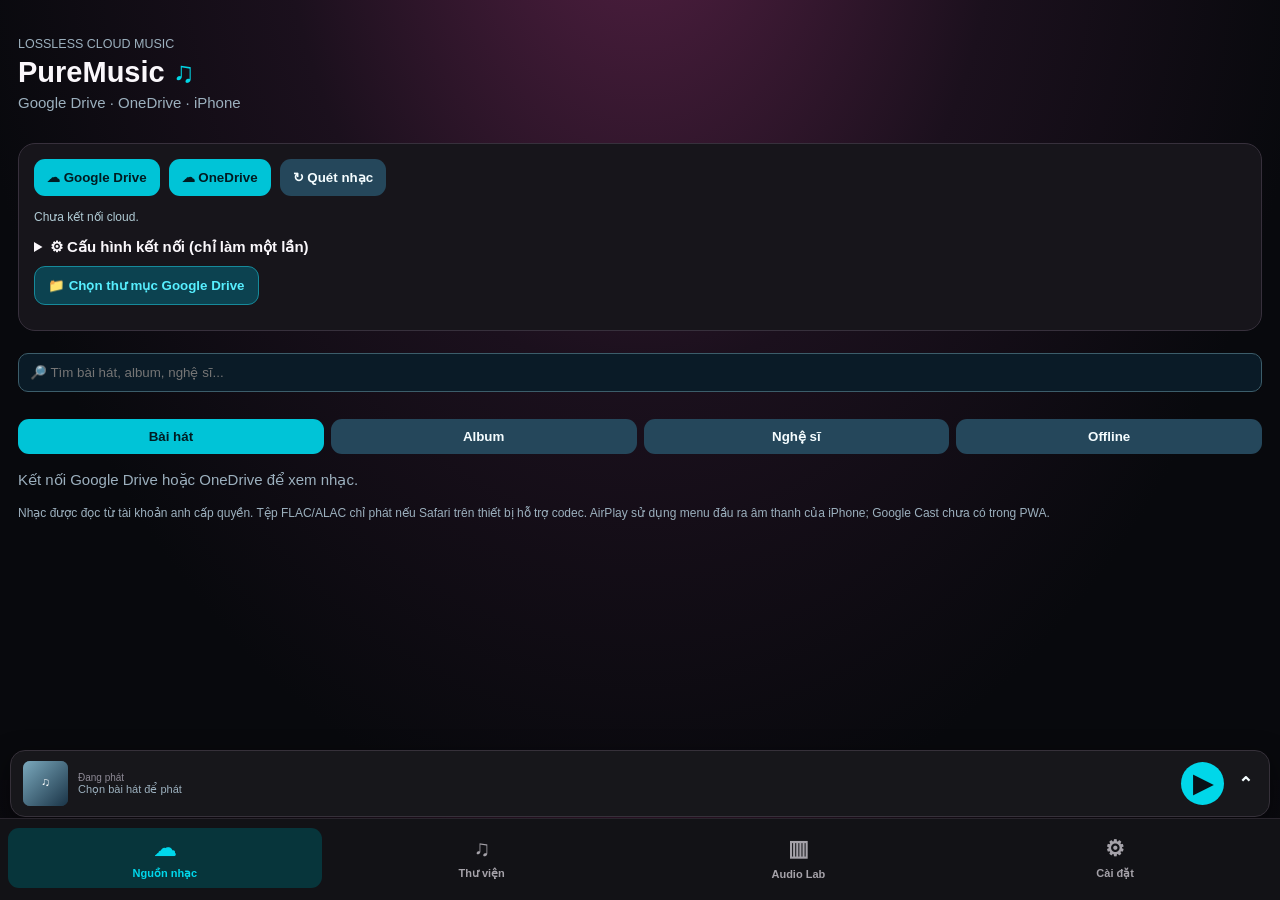
<file: PureMusic_V8_HiFi_PWA/index.html>
<!doctype html><html lang="vi"><head><meta charset="utf-8"><meta name="viewport" content="width=device-width,initial-scale=1,viewport-fit=cover"><meta name="theme-color" content="#09131b"><link rel="manifest" href="manifest.webmanifest"><title>PureMusic Cloud</title><style>:root{color-scheme:dark}*{box-sizing:border-box}body{margin:0;background:#09131b;color:#eef7fa;font:15px -apple-system,BlinkMacSystemFont,sans-serif}header{padding:25px 18px 8px}h1{font-size:29px;margin:5px 0}small,.muted{color:#9cb0be}main{padding:12px 18px 175px}.panel{background:#122735;border:1px solid #234555;border-radius:17px;padding:15px;margin:12px 0}.row{display:flex;gap:9px;align-items:center;flex-wrap:wrap}button{border:0;border-radius:11px;padding:11px 13px;background:#25475b;color:#f5fdff;font-weight:600}button.primary{background:#00c4d7;color:#001c22}button:disabled{opacity:.45}input{width:100%;border:1px solid #3c5d6a;border-radius:10px;padding:11px;background:#0a1b27;color:white;margin:6px 0 10px}label{font-size:12px;color:#b3c8d2}.tabs{display:flex;gap:7px;margin:17px 0}.tabs button{flex:1;padding:10px 5px}.tabs .active{background:#00c4d7;color:#001c22}.track{display:flex;gap:12px;align-items:center;padding:12px 3px;border-bottom:1px solid #1b3949;cursor:pointer}.art{height:47px;width:47px;flex:none;border-radius:10px;background:linear-gradient(140deg,#087a91,#27354c);display:grid;place-items:center;font-size:24px}.name{font-weight:650;overflow-wrap:anywhere}.meta{font-size:12px;color:#9cb0be;margin-top:4px}.player{position:fixed;bottom:0;left:0;right:0;background:#132b39;border-top:1px solid #316074;padding:12px 17px max(22px,env(safe-area-inset-bottom))}audio{width:100%;margin:8px 0}#status{font-size:12px;color:#b0cad4;line-height:1.5}details summary{cursor:pointer;font-weight:650}a{color:#60ddeb}#search{margin-top:10px}</style><style id="player-v2-style">
body{background:#0c121a}.player{padding:9px 14px max(12px,env(safe-area-inset-bottom));background:#182b37;border-radius:15px 15px 0 0;z-index:20}.player audio{display:none}.player .row{display:none}.player #now{font-size:13px;max-width:75%;overflow:hidden;white-space:nowrap;text-overflow:ellipsis}.mini-wrap{display:flex;align-items:center;gap:12px;cursor:pointer}.mini-art{width:45px;height:45px;border-radius:7px;object-fit:cover;background:linear-gradient(135deg,#5d8295,#243849)}.mini-copy{flex:1;min-width:0}.mini-copy .muted{font-size:11px}.mini-play{font-size:25px;background:transparent;padding:4px}.mini-expand{background:transparent;font-size:18px;padding:4px}.full-player{position:fixed;inset:0;z-index:100;background:linear-gradient(165deg,#658ca4 0%,#405766 56%,#253541 100%);color:white;display:flex;flex-direction:column;padding:calc(env(safe-area-inset-top) + 18px) 24px calc(env(safe-area-inset-bottom) + 22px);overflow-y:auto;transform:translateY(105%);visibility:hidden;transition:transform .3s ease,visibility .3s}.full-player.open{transform:translateY(0);visibility:visible}.full-top{display:flex;justify-content:space-between;align-items:center;min-height:44px}.full-top button,.full-actions button,.full-controls button{background:transparent;color:white;padding:7px}.full-top strong{font-size:13px;letter-spacing:1px}.full-art-holder{flex:1;min-height:220px;display:flex;align-items:center;justify-content:center;padding:20px 0}.full-art{width:min(100%,55vh,440px);aspect-ratio:1;object-fit:cover;border-radius:6px;box-shadow:0 20px 40px #0003;background:linear-gradient(140deg,#759eb3,#1d3a4c)}.full-info{display:flex;align-items:center;justify-content:space-between;gap:10px;margin-bottom:26px}.full-info h2{font-size:24px;margin:0 0 5px;line-height:1.2}.full-info p{margin:0;color:#d8e3e8}.full-heart{font-size:28px;background:none;color:#dce7eb}.full-heart.liked{color:#31dc80}.full-progress{width:100%;accent-color:white;margin:0;cursor:pointer}.full-times{display:flex;justify-content:space-between;font-size:12px;color:#d8e3e8;margin:7px 0 19px}.full-controls{display:flex;align-items:center;justify-content:space-between;gap:6px}.full-controls button{font-size:26px}.full-controls .play-big{background:#fff;color:#253845;width:72px;height:72px;border-radius:50%;font-size:33px;display:grid;place-items:center}.full-controls .on{color:#42e88a}.full-actions{display:flex;justify-content:space-between;align-items:center;margin-top:24px;color:#e2ebef}.full-actions button{font-size:17px}.full-hint{text-align:center;color:#d8e3e8;font-size:11px;margin-top:9px}@media(max-height:720px){.full-art-holder{min-height:140px}.full-art{width:min(75vw,36vh)}.full-info{margin-bottom:14px}.full-actions{margin-top:12px}}
</style><link rel="stylesheet" href="v6.css?v=7.2"><link rel="stylesheet" href="controls-v7-3.css?v=7.3"></head><body><header><small>LOSSLESS CLOUD MUSIC</small><h1>PureMusic <span style="color:#00d7e6">♫</span></h1><div class="muted">Google Drive · OneDrive · iPhone</div></header><main><section class="panel"><div class="row"><button class="primary" id="google">☁ Google Drive</button><button class="primary" id="ms">☁ OneDrive</button><button id="refresh">↻ Quét nhạc</button></div><p id="status">Chưa kết nối cloud.</p><details id="settings"><summary>⚙ Cấu hình kết nối (chỉ làm một lần)</summary><p class="muted">Tạo OAuth Client ID trong Google Cloud và App Registration trong Microsoft Entra. Nhập mã công khai, không nhập Client Secret.</p><label>Google OAuth Client ID (Web application)</label><input id="gid" placeholder="...apps.googleusercontent.com"><label>Microsoft Application (client) ID</label><input id="mid" placeholder="xxxxxxxx-xxxx-xxxx-xxxx-xxxxxxxxxxxx"><button id="save">Lưu cấu hình</button><p class="muted">Redirect URI phải khớp chính xác địa chỉ HTTPS của trang này: <span id="redirect"></span></p></details></section><input id="search" placeholder="🔎 Tìm bài hát, album, nghệ sĩ..."><div class="tabs"><button class="active" data-tab="songs">Bài hát</button><button data-tab="albums">Album</button><button data-tab="artists">Nghệ sĩ</button><button data-tab="offline">Offline</button></div><div id="library"><p class="muted">Kết nối Google Drive hoặc OneDrive để xem nhạc.</p></div><p class="muted" style="font-size:12px;line-height:1.6">Nhạc được đọc từ tài khoản anh cấp quyền. Tệp FLAC/ALAC chỉ phát nếu Safari trên thiết bị hỗ trợ codec. AirPlay sử dụng menu đầu ra âm thanh của iPhone; Google Cast chưa có trong PWA.</p></main><div class="player"><div class="mini-wrap" id="miniWrap"><img id="miniArt" class="mini-art" alt="Bìa album"><div class="mini-copy"><div id="miniArtist" class="muted">Chọn bài hát để phát</div></div><button id="miniPlay" class="mini-play" aria-label="Phát hoặc tạm dừng">▶</button><button id="miniOpen" class="mini-expand" aria-label="Mở trình phát">⌃</button></div><div id="now" class="name">Chưa chọn bài hát</div><audio id="audio" controls playsinline></audio><div class="row"><button id="prev">⏮</button><button id="next">⏭</button><button id="shuffle">⇄ Trộn</button><button id="download">↓ Lưu offline</button></div></div><section class="full-player" id="fullPlayer" aria-label="Trình phát nhạc toàn màn hình"><div class="full-top"><button id="closePlayer" aria-label="Thu nhỏ">⌄</button><strong id="fullAlbum">ĐANG PHÁT TỪ CLOUD</strong><button id="fullMenu" aria-label="Tùy chọn">•••</button></div><div class="full-art-holder"><img id="fullArt" class="full-art" alt="Ảnh bìa album"></div><div class="full-info"><div><h2 id="fullTitle">Chưa chọn bài hát</h2><p id="fullArtist">Google Drive · OneDrive</p></div><button id="fullLike" class="full-heart" aria-label="Yêu thích">♡</button></div><input id="fullProgress" class="full-progress" type="range" min="0" max="1000" value="0" aria-label="Vị trí bài hát"><div class="full-times"><span id="fullElapsed">0:00</span><span id="fullRemaining">-0:00</span></div><div class="full-controls"><button id="fullShuffle" aria-label="Phát ngẫu nhiên">⤨</button><button id="fullPrev" aria-label="Bài trước">⏮</button><button id="fullPlay" class="play-big" aria-label="Phát hoặc tạm dừng">▶</button><button id="fullNext" aria-label="Bài tiếp theo">⏭</button><button id="fullRepeat" aria-label="Lặp lại">↻</button></div><div class="full-actions"><button id="fullOutput" aria-label="Chọn loa">◉ <span style="font-size:12px">Đầu ra âm thanh</span></button><button id="fullOffline" aria-label="Lưu offline">↓</button><button id="fullList" aria-label="Mở hàng chờ">☷</button></div><div class="full-hint">AirPlay: chọn HomePod từ Trung tâm điều khiển iPhone</div></section><script>
const $=x=>document.getElementById(x),redirect=location.origin+location.pathname;let cfg=JSON.parse(localStorage.getItem('pm_cfg')||'{}'),tokens={},tokenExpiry={},songs=[],current=-1,tab='songs',shuffle=false,objectUrl=null;const audio=$('audio');cfg.gid=cfg.gid||'307536159983-k3glcvth89sf8u420rmc907ngm6fhsc4.apps.googleusercontent.com';$('gid').value=cfg.gid;$('mid').value=cfg.mid||'';$('redirect').textContent=redirect;
function status(s){$('status').textContent=s}function save(){cfg={gid:$('gid').value.trim()||'307536159983-k3glcvth89sf8u420rmc907ngm6fhsc4.apps.googleusercontent.com',mid:$('mid').value.trim()};localStorage.setItem('pm_cfg',JSON.stringify(cfg));status('Đã lưu Client ID. Bấm Google Drive hoặc OneDrive để đăng nhập.')} $('save').onclick=save;
function base64url(bytes){return btoa(String.fromCharCode(...bytes)).replace(/\+/g,'-').replace(/\//g,'_').replace(/=/g,'')}async function pkce(){let v=base64url(crypto.getRandomValues(new Uint8Array(32)));let digest=await crypto.subtle.digest('SHA-256',new TextEncoder().encode(v));return {verifier:v,challenge:base64url(new Uint8Array(digest))}}
let googleTokenClient=null,googleGISLoading=null;
function loadGoogleGIS(){if(window.google?.accounts?.oauth2)return Promise.resolve();if(googleGISLoading)return googleGISLoading;googleGISLoading=new Promise((resolve,reject)=>{const script=document.createElement('script');script.src='https://accounts.google.com/gsi/client';script.async=true;script.onload=resolve;script.onerror=()=>reject(Error('Không tải được Google Identity Services. Kiểm tra kết nối mạng hoặc trình chặn nội dung.'));document.head.append(script)});return googleGISLoading}
async function googleLogin(){
  if(!cfg.gid){cfg.gid=$('gid').value.trim();if(!cfg.gid){status('Chưa có Google Client ID.');return}}
  status('Đang mở cửa sổ đăng nhập Google…');
  try{
    await loadGoogleGIS();
    googleTokenClient=google.accounts.oauth2.initTokenClient({client_id:cfg.gid,scope:'https://www.googleapis.com/auth/drive.readonly',callback:async response=>{
      if(response.error){status('Google từ chối đăng nhập: '+(response.error_description||response.error));return}
      if(!response.access_token){status('Google chưa cấp access token.');return}
      tokens.google=response.access_token;tokenExpiry.google=Date.now()+Math.max(0,(Number(response.expires_in)||3600)-90)*1000;
      sessionStorage.setItem('pm_tokens',JSON.stringify(tokens));sessionStorage.setItem('pm_token_expiry',JSON.stringify(tokenExpiry));
      status('Đã kết nối Google Drive. Đang tải thư viện…');
      try{await scan();if(window.pm5AfterLogin)await window.pm5AfterLogin()}catch(e){status('Đã đăng nhập, nhưng không quét được: '+e.message)}
    },error_callback:err=>status('Không mở được đăng nhập Google: '+(err?.type||'Popup bị chặn')+'. Hãy mở trang trong Safari và thử lại.')});
    googleTokenClient.requestAccessToken({prompt:'consent'});
  }catch(e){status('Không thể đăng nhập Google: '+e.message)}
}
async function login(provider){if(provider==='google')return googleLogin();let id=cfg.mid;if(!id){$('settings').open=true;status('Hãy nhập Microsoft Client ID trước.');return}let p=await pkce(),state=base64url(crypto.getRandomValues(new Uint8Array(20)));localStorage.setItem('pm_oauth_pending',JSON.stringify({provider,state,verifier:p.verifier,created:Date.now()}));let url='https://login.microsoftonline.com/common/oauth2/v2.0/authorize';let q=new URLSearchParams({client_id:id,response_type:'code',redirect_uri:redirect,scope:'openid profile offline_access Files.Read',code_challenge:p.challenge,code_challenge_method:'S256',state});location.href=url+'?'+q}
$('google').onclick=()=>login('google');$('ms').onclick=()=>login('ms');async function callback(){let p=new URLSearchParams(location.search),code=p.get('code'),error=p.get('error');if(!code&&!error)return;history.replaceState({},'',redirect);if(error){status('Đăng nhập bị từ chối: '+error);return}let pending=JSON.parse(localStorage.getItem('pm_oauth_pending')||'null');localStorage.removeItem('pm_oauth_pending');if(!pending||Date.now()-pending.created>600000||pending.state!==p.get('state')){status('OAuth state không hợp lệ.');return}let provider=pending.provider,id=provider==='google'?cfg.gid:cfg.mid,url=provider==='google'?'https://oauth2.googleapis.com/token':'https://login.microsoftonline.com/common/oauth2/v2.0/token';try{let body=new URLSearchParams({client_id:id,code,redirect_uri:redirect,grant_type:'authorization_code',code_verifier:pending.verifier});let res=await fetch(url,{method:'POST',headers:{'Content-Type':'application/x-www-form-urlencoded'},body});let data=await res.json();if(!res.ok)throw Error(data.error_description||data.error||res.status);tokens[provider]=data.access_token;tokenExpiry[provider]=Date.now()+Math.max(60,Number(data.expires_in||3600)-90)*1000;sessionStorage.setItem('pm_tokens',JSON.stringify(tokens));sessionStorage.setItem('pm_token_expiry',JSON.stringify(tokenExpiry));status('Đã kết nối '+provider+'. Đang quét thư viện...');await scan()}catch(e){status('Không hoàn tất OAuth: '+e.message+' (kiểm tra Redirect URI và cấu hình SPA).')}}
const formats=/\.(mp3|m4a|aac|flac|wav|alac|aiff|ogg|opus)$/i;function parse(f,provider){let raw=f.name.replace(/\.[^.]+$/,'');let bits=raw.split(' - ');return {id:f.id,provider,title:bits.length>1?bits.slice(1).join(' - '):raw,artist:bits.length>1?bits[0]:'Nghệ sĩ chưa rõ',album:f.album||'Chưa phân loại',name:f.name,size:f.size||0}}async function api(url,provider){let r=await fetch(url,{headers:{Authorization:'Bearer '+tokens[provider]}});if(!r.ok){let detail='';try{let d=await r.json();detail=d.error?.message||d.error_description||''}catch{}if(r.status===401){delete tokens[provider];delete tokenExpiry[provider];sessionStorage.setItem('pm_tokens',JSON.stringify(tokens));sessionStorage.setItem('pm_token_expiry',JSON.stringify(tokenExpiry))}throw Error(provider+' HTTP '+r.status+(detail?' - '+detail:'')+(r.status===401?' (phiên hết hạn, nhấn đăng nhập lại)':''))}return r.json()}
async function googleFiles(){let arr=[],page='';do{let q=new URLSearchParams({q:"trashed = false and mimeType != 'application/vnd.google-apps.folder'",fields:'nextPageToken,files(id,name,mimeType,size,parents)',pageSize:'1000'});if(page)q.set('pageToken',page);let d=await api('https://www.googleapis.com/drive/v3/files?'+q,'google');arr.push(...(d.files||[]).filter(f=>formats.test(f.name)));page=d.nextPageToken||''}while(page);return arr.map(f=>parse(f,'google'))}
async function msFiles(){let out=[],queue=['https://graph.microsoft.com/v1.0/me/drive/root/children?$select=id,name,file,folder,size&$top=200'],visited=0;while(queue.length){if(++visited>500)throw Error('OneDrive có quá nhiều thư mục; giới hạn quét 500 trang.');let d=await api(queue.shift(),'ms');for(let f of d.value||[]){if(f.folder)queue.push('https://graph.microsoft.com/v1.0/me/drive/items/'+encodeURIComponent(f.id)+'/children?$select=id,name,file,folder,size&$top=200');else if(f.file&&formats.test(f.name))out.push(parse(f,'ms'))}if(d['@odata.nextLink'])queue.push(d['@odata.nextLink'])}return out}
async function scan(){let all=[],fail=[];for(let p of ['google','ms'])if(tokens[p]){try{all.push(...await(p==='google'?googleFiles():msFiles()))}catch(e){fail.push(e.message)}}songs=all;render();status('Tìm thấy '+songs.length+' bài từ '+Object.keys(tokens).join(' + ')+(fail.length?' | Lỗi: '+fail.join('; '):''))}$('refresh').onclick=scan;
function filtered(){let q=$('search').value.toLocaleLowerCase();return songs.filter(s=>(s.title+' '+s.artist+' '+s.album).toLocaleLowerCase().includes(q))}function render(){let arr=filtered(),lib=$('library');lib.replaceChildren();if(tab==='offline'){arr=arr.filter(s=>offlineIds.has(s.provider+':'+s.id))}let items=tab==='albums'||tab==='artists'?[...new Set(arr.map(s=>tab==='albums'?s.album:s.artist))].map(v=>({label:v,sub:arr.filter(s=>(tab==='albums'?s.album:s.artist)===v).length+' bài',song:arr.find(s=>(tab==='albums'?s.album:s.artist)===v)})):arr.map(s=>({label:s.title,sub:s.artist+' · '+s.provider+(offlineIds.has(s.provider+':'+s.id)?' · ⬇':''),song:s}));if(!items.length){lib.textContent='Chưa có bài hát phù hợp.';return}for(let item of items){let el=document.createElement('div');el.className='track';let art=document.createElement('div');art.className='art';art.textContent='♫';let t=document.createElement('div'),name=document.createElement('div'),sub=document.createElement('div');name.className='name';sub.className='meta';name.textContent=item.label;sub.textContent=item.sub;t.append(name,sub);el.append(art,t);el.onclick=()=>play(songs.indexOf(item.song));lib.append(el)}}$('search').oninput=render;document.querySelectorAll('[data-tab]').forEach(b=>b.onclick=()=>{tab=b.dataset.tab;document.querySelectorAll('[data-tab]').forEach(x=>x.classList.toggle('active',x===b));render()});
let dbPromise;function db(){return dbPromise||=new Promise((resolve,reject)=>{let r=indexedDB.open('puremusic-audio',1);r.onupgradeneeded=()=>r.result.createObjectStore('audio');r.onsuccess=()=>resolve(r.result);r.onerror=()=>reject(r.error)})}async function storeGet(k){let d=await db();return new Promise((resolve,reject)=>{let r=d.transaction('audio').objectStore('audio').get(k);r.onsuccess=()=>resolve(r.result);r.onerror=()=>reject(r.error)})}async function storePut(k,v){let d=await db();return new Promise((resolve,reject)=>{let t=d.transaction('audio','readwrite');t.objectStore('audio').put(v,k);t.oncomplete=resolve;t.onerror=()=>reject(t.error)})}let offlineIds=new Set(JSON.parse(localStorage.getItem('pm_offline')||'[]'));
async function getBlob(s){let key=s.provider+':'+s.id,existing=await storeGet(key);if(existing)return existing;if(!tokens[s.provider])throw Error('Hãy đăng nhập lại '+s.provider);if(s.provider==='google'){let r=await fetch('https://www.googleapis.com/drive/v3/files/'+encodeURIComponent(s.id)+'?alt=media',{headers:{Authorization:'Bearer '+tokens.google}});if(!r.ok)throw Error('Google Drive '+r.status);return r.blob()}let d=await api('https://graph.microsoft.com/v1.0/me/drive/items/'+encodeURIComponent(s.id)+'?$select=id,name,@microsoft.graph.downloadUrl','ms');let url=d['@microsoft.graph.downloadUrl'];if(!url)throw Error('OneDrive không trả URL tải tệp');let r=await fetch(url);if(!r.ok)throw Error('OneDrive download '+r.status);return r.blob()}
async function play(i){if(i<0)return;current=i;let s=songs[i];$('now').textContent=s.title+' · '+s.artist;status('Đang tải '+s.name+' từ '+s.provider+'...');try{let blob=await getBlob(s);if(objectUrl)URL.revokeObjectURL(objectUrl);objectUrl=URL.createObjectURL(blob);audio.src=objectUrl;await audio.play();status('Đang phát: '+s.name)}catch(e){status('Không phát được: '+e.message+'. Nếu FLAC không chạy, codec Safari có thể không hỗ trợ.')}}function step(n){if(!songs.length)return;play(shuffle?Math.floor(Math.random()*songs.length):(current+n+songs.length)%songs.length)}$('prev').onclick=()=>step(-1);$('next').onclick=()=>step(1);audio.onended=()=>step(1);$('shuffle').onclick=()=>{shuffle=!shuffle;$('shuffle').style.color=shuffle?'#00e1ef':'white'};$('download').onclick=async()=>{if(current<0)return;let s=songs[current],key=s.provider+':'+s.id;status('Đang lưu offline '+s.name+'...');try{await storePut(key,await getBlob(s));offlineIds.add(key);localStorage.setItem('pm_offline',JSON.stringify([...offlineIds]));render();status('Đã lưu offline '+s.name+'. Dữ liệu có thể bị iOS xóa khi thiếu dung lượng.')}catch(e){status('Không lưu được: '+e.message)}};
try{tokens=JSON.parse(sessionStorage.getItem('pm_tokens')||'{}');tokenExpiry=JSON.parse(sessionStorage.getItem('pm_token_expiry')||'{}');for(const p of Object.keys(tokens))if(!tokenExpiry[p]||Date.now()>=tokenExpiry[p]){delete tokens[p];delete tokenExpiry[p]}}catch{}sessionStorage.setItem('pm_tokens',JSON.stringify(tokens));callback().then(()=>{if(!location.search&&Object.keys(tokens).length)scan()});if('serviceWorker'in navigator)navigator.serviceWorker.register('./sw.js').catch(()=>{});

// Player full screen: presentation only; reuses the original audio element and cloud logic.
const coverPlaceholder='data:image/svg+xml;charset=utf-8,'+encodeURIComponent('<svg xmlns="http://www.w3.org/2000/svg" width="600" height="600"><defs><linearGradient id="g" x2="1" y2="1"><stop stop-color="#7ba9bd"/><stop offset="1" stop-color="#1a3447"/></linearGradient></defs><rect width="600" height="600" fill="url(#g)"/><text x="300" y="335" font-size="160" fill="white" text-anchor="middle">♫</text></svg>');
$('miniArt').src=coverPlaceholder;$('fullArt').src=coverPlaceholder;
function openPlayer(){if(current<0)return;$('fullPlayer').classList.add('open')}
function closePlayer(){$('fullPlayer').classList.remove('open')}
$('miniWrap').onclick=openPlayer;$('miniOpen').onclick=e=>{e.stopPropagation();openPlayer()};$('closePlayer').onclick=closePlayer;$('fullList').onclick=closePlayer;
function toggleAudio(){if(!audio.src)return;if(audio.paused)audio.play().catch(e=>status('Không phát được: '+e.message));else audio.pause()}
$('miniPlay').onclick=e=>{e.stopPropagation();toggleAudio()};$('fullPlay').onclick=toggleAudio;
$('fullPrev').onclick=()=>$('prev').click();$('fullNext').onclick=()=>$('next').click();$('fullShuffle').onclick=()=>$('shuffle').click();$('fullOffline').onclick=()=>$('download').click();
let repeatMode=0; // 0 = off, 1 = all, 2 = one
$('fullRepeat').onclick=()=>{repeatMode=(repeatMode+1)%3;$('fullRepeat').classList.toggle('on',repeatMode!==0);$('fullRepeat').textContent=repeatMode===2?'↻₁':'↻'};
const oldEnded=audio.onended;audio.onended=()=>{if(repeatMode===2){audio.currentTime=0;audio.play()}else if(repeatMode===1||current<songs.length-1)oldEnded()};
function fmt(t){if(!Number.isFinite(t)||t<0)return '0:00';return Math.floor(t/60)+':'+String(Math.floor(t%60)).padStart(2,'0')}
function syncPlayer(){let s=songs[current];$('fullTitle').textContent=s?.title||'Chưa chọn bài hát';$('fullArtist').textContent=s?.artist||'Google Drive · OneDrive';$('fullAlbum').textContent=s?.album&&s.album!=='Chưa phân loại'?s.album.toUpperCase():'ĐANG PHÁT TỪ CLOUD';$('miniArtist').textContent=s?.artist||'Chọn bài hát để phát';$('fullPlay').textContent=audio.paused?'▶':'Ⅱ';$('miniPlay').textContent=audio.paused?'▶':'Ⅱ';$('fullShuffle').classList.toggle('on',shuffle);let duration=audio.duration||0;$('fullProgress').value=duration?Math.round(audio.currentTime/duration*1000):0;$('fullElapsed').textContent=fmt(audio.currentTime);$('fullRemaining').textContent='-'+fmt(Math.max(0,duration-audio.currentTime));}
['timeupdate','loadedmetadata','play','pause','ended'].forEach(e=>audio.addEventListener(e,syncPlayer));$('fullProgress').oninput=e=>{if(Number.isFinite(audio.duration))audio.currentTime=audio.duration*Number(e.target.value)/1000};
const oldPlay=play;play=async function(i){if(i<0)return;let result=oldPlay(i);syncPlayer();openPlayer();await result;syncPlayer()};
$('fullMenu').onclick=()=>alert('Tên bài hát và nghệ sĩ hiện được đọc từ tên tệp. Ảnh bìa nhúng trong FLAC sẽ được hỗ trợ ở bản nâng cấp metadata.');
$('fullOutput').onclick=()=>alert('Trên iPhone, mở Trung tâm điều khiển → AirPlay → chọn HomePod mini. Google Home Mini cần Google Cast trong bản iOS native.');
const liked=new Set(JSON.parse(localStorage.getItem('pm_likes')||'[]'));$('fullLike').onclick=()=>{let s=songs[current];if(!s)return;let k=s.provider+':'+s.id;if(liked.has(k))liked.delete(k);else liked.add(k);localStorage.setItem('pm_likes',JSON.stringify([...liked]));$('fullLike').classList.toggle('liked',liked.has(k));$('fullLike').textContent=liked.has(k)?'♥':'♡'};
</script><style id="v3css">
:root{--cyan:#00d7e9;--muted:#a4a1ac}body{background:radial-gradient(ellipse at 50% -150px,#552044 0,#1b101d 360px,#08090d 680px);color:#faf7fb}header{padding-top:34px}main{padding-bottom:245px}.panel{background:#17151b;border-color:#37303c}.player{bottom:83px;border:1px solid #36313a;border-radius:15px;margin:0 10px;padding:10px 12px;background:#17171b;box-shadow:0 8px 25px #0008}.player #now{display:none}.mini-wrap{gap:10px}.mini-copy:before{content:'Đang phát';display:block;font-size:10px;color:#8d8995}.mini-play{background:var(--cyan)!important;color:#081218!important;border-radius:50%;height:43px;width:43px}.full-player{background:linear-gradient(160deg,#61254e 0%,#302132 40%,#101016 100%)}.full-controls .play-big{background:var(--cyan);color:#0b151a}.full-art{box-shadow:0 25px 65px #0008}.full-progress{accent-color:var(--cyan)}.nav-v3{position:fixed;z-index:30;bottom:0;left:0;right:0;display:grid;grid-template-columns:repeat(4,1fr);padding:9px 8px max(12px,env(safe-area-inset-bottom));background:#121216;border-top:1px solid #29252d;gap:3px}.nav-v3 button{background:transparent;color:#a5a2a9;padding:8px 2px;font-size:11px;display:grid;justify-items:center;gap:5px}.nav-v3 button b{font-size:22px}.nav-v3 button.active{background:#07353b;color:#00d8ec}.view-v3{display:none;padding:15px 17px 250px}.view-v3.active{display:block}.v3title{font-size:29px;margin:20px 0 7px}.v3subtitle{color:#aaa5b1;margin-bottom:18px}.v3card{background:#151418;border:1px solid #383039;border-radius:15px;padding:17px;margin:12px 0}.v3card h3{margin:0 0 5px;font-size:17px}.v3card p{color:#a9a4af;font-size:13px;line-height:1.55;margin:6px 0 13px}.v3row{display:flex;justify-content:space-between;align-items:center;gap:12px}.v3row button{background:#28313b}.v3pill{border:1px solid #4c414d;border-radius:12px;padding:6px 9px;font-size:12px;color:#e6c887}.v3switch{width:49px;height:30px;border-radius:20px!important;background:#44414b!important;position:relative;padding:0!important;flex:none}.v3switch:after{content:'';position:absolute;top:4px;left:4px;width:22px;height:22px;background:white;border-radius:50%;transition:transform .2s}.v3switch.on{background:#00cce0!important}.v3switch.on:after{transform:translateX(19px)}.v3range{width:100%;accent-color:#00d7e9;margin:10px 0 2px}.v3tiny{font-size:11px;color:#aaa6b0}.v3eq{display:grid;grid-template-columns:repeat(5,minmax(0,1fr));gap:8px}.v3eq label{display:flex;flex-direction:column;align-items:center;gap:8px}.v3eq input{width:100%;height:105px;writing-mode:vertical-lr;direction:rtl;accent-color:#00d7e9}.v3eq span{font-size:10px}.v3signal{display:grid;gap:9px}.v3signal .v3card{margin:0}.v3arrow{text-align:center;color:#00d7e9}.v3warning{background:#2a211d;border:1px solid #6e5033;padding:11px;border-radius:12px;color:#e9c68d;font-size:12px;line-height:1.5}.v3green{color:#7be5bd}.v3cyan{color:#00d7e9}.v3setting{padding:15px 0;border-bottom:1px solid #343037}.v3setting:last-child{border-bottom:0}#v3Lyrics{white-space:pre-wrap;line-height:1.9;max-height:300px;overflow:auto;color:#dad2df}button:focus-visible,input:focus-visible{outline:2px solid #00d7e9;outline-offset:2px}
</style>
<nav class="nav-v3" aria-label="Điều hướng"><button class="active" data-v3nav="library"><b>☁</b>Nguồn nhạc</button><button data-v3nav="collection"><b>♫</b>Thư viện</button><button data-v3nav="lab"><b>▥</b>Audio Lab</button><button data-v3nav="config"><b>⚙</b>Cài đặt</button></nav>
<section class="view-v3 pm63collection" id="v3collection"><div class="pm63eyebrow">PUREMUSIC · LOSSLESS CLOUD</div><h1 class="v3title">Thư viện</h1><p class="v3subtitle" id="pm63stats">Thư viện nhạc của anh</p><input id="pm63search" placeholder="⌕  Tìm album, nghệ sĩ, bài hát..."><div class="pm63filters"><button class="active" data-pm63filter="all">Tất cả</button><button data-pm63filter="google">Google Drive</button><button data-pm63filter="ms">OneDrive</button></div><div class="pm63grid"><button data-pm63category="albums" class="pm63tile pm63albums"><span>◉</span><strong>Album</strong><small id="pm63albumCount">0 album</small></button><button data-pm63category="artists" class="pm63tile pm63artists"><span>♙</span><strong>Nghệ sĩ</strong><small id="pm63artistCount">0 nghệ sĩ</small></button><button data-pm63category="songs" class="pm63tile pm63songs"><span>♫</span><strong>Bài hát</strong><small id="pm63songCount">0 bài hát</small></button><button data-pm63category="offline" class="pm63tile pm63offline"><span>↓</span><strong>Offline</strong><small id="pm63offlineCount">0 bài</small></button></div><button id="pm63browse" class="pm63browse">▣ &nbsp; Duyệt thư mục <span>›</span></button><div class="pm63listhead"><h2 id="pm63listTitle">Nghe gần đây</h2><button id="pm63allSongs">Tất cả bài hát →</button></div><div id="pm63items" class="pm63items"></div><p class="pm63empty" id="pm63empty" hidden>Chưa có nhạc trong thư viện. Vào Nguồn nhạc để kết nối Google Drive hoặc OneDrive.</p></section><section class="view-v3" id="v3lab"><h1 class="v3title">Audio Lab <span class="v3cyan">✦</span></h1><p class="v3subtitle">Tinh chỉnh âm thanh trực tiếp bằng Web Audio.</p><div class="v3card" id="v3routeCard"><div class="v3row"><b>Đường tín hiệu</b><span class="v3pill">WEB AUDIO</span></div><p id="v3RouteText">Nguồn cloud → Safari → iOS → thiết bị đầu ra</p><button id="v3ShowSignal">Xem chi tiết →</button></div>
<div class="v3card"><div class="v3row"><h3>Bật bộ xử lý DSP</h3><button class="v3switch" id="v3DSP" aria-label="Bật DSP" aria-pressed="false"></button></div><p>Khi bật, âm thanh đi qua bộ xử lý Web Audio. Chế độ này không bảo đảm bit-perfect.</p></div>
<div class="v3card"><div class="v3row"><h3>EQ tham số · 10 dải</h3><button id="v3ResetEQ">Đặt lại</button></div><p>10 bộ lọc peaking, điều chỉnh gain thực tế (±12 dB).</p><div class="v3eq" id="v3EQ"></div></div>
<div class="v3card"><div class="v3row"><h3>Preamp</h3><b id="v3GainLabel" class="v3cyan">0 dB</b></div><input class="v3range" id="v3Gain" type="range" min="-18" max="6" step="1" value="0"><p>Gain dương có thể gây clipping, nên giảm khi tăng EQ.</p></div>
<div class="v3card"><div class="v3row"><h3>Balance</h3><b id="v3PanLabel">Giữa</b></div><input class="v3range" id="v3Pan" type="range" min="-100" max="100" value="0"><div class="v3row v3tiny"><span>Trái</span><span>Phải</span></div></div>
<div class="v3card"><div class="v3row"><h3>Mono</h3><button class="v3switch" id="v3Mono" aria-label="Mono" aria-pressed="false"></button></div><p>Trộn hai kênh về mono trước khi đưa tới đầu ra.</p></div>
<div class="v3card"><div class="v3row"><h3>Crossfeed</h3><button class="v3switch" id="v3Cross" aria-label="Crossfeed" aria-pressed="false"></button></div><p>Trộn chéo nhẹ hai kênh để giảm cảm giác tách biệt khi nghe tai nghe. Không dùng cùng Mono.</p><input class="v3range" id="v3CrossMix" type="range" min="0" max="30" value="12"><div class="v3tiny">Mức trộn chéo: <span id="v3CrossValue">12%</span></div></div>
<div class="v3card"><h3>Convolution / Impulse Response</h3><p>Chọn file WAV impulse response để áp dụng qua ConvolverNode. File dài có thể tiêu tốn bộ nhớ iPhone.</p><input id="v3IR" type="file" accept=".wav,audio/wav"><button id="v3ClearIR">Tắt convolution</button><p id="v3IRStatus" class="v3tiny">Chưa tải impulse response.</p></div>
<div class="v3card"><h3>Hồ sơ âm thanh</h3><p>Lưu preset EQ, gain, balance, mono và crossfeed ngay trên thiết bị.</p><div class="v3row"><button id="v3SavePreset">Lưu preset</button><button id="v3LoadPreset">Khôi phục</button></div></div>
<div class="v3warning">Các chức năng nâng cao như DSD/DoP, xác minh bit-perfect, tự nhận diện model tai nghe và đo codec Bluetooth không thể xác thực đáng tin cậy bằng Safari PWA.</div></section>
<section class="view-v3" id="v3signal"><h1 class="v3title">Đường tín hiệu</h1><p class="v3subtitle">Thông tin thực tế và giới hạn quan sát của trình duyệt.</p><div class="v3signal"><div class="v3card"><b class="v3cyan">01 · NGUỒN</b><h3 id="v3Source">Chưa chọn bài hát</h3><p id="v3SourceMeta">Google Drive / OneDrive</p></div><div class="v3arrow">↓</div><div class="v3card"><b class="v3cyan">02 · GIẢI MÃ</b><h3>Safari / HTMLMediaElement</h3><p>Codec và độ phân giải giải mã không được trình duyệt cung cấp đầy đủ.</p></div><div class="v3arrow">↓</div><div class="v3card"><b class="v3cyan">03 · DSP</b><h3 id="v3DSPStatus">Tắt</h3><p id="v3DSPMeta">Đang phát trực tiếp qua phần tử audio.</p></div><div class="v3arrow">↓</div><div class="v3card"><b class="v3cyan">04 · ĐẦU RA</b><h3>iOS quản lý</h3><p>Bluetooth / AirPlay / loa iPhone: không thể xác định chính xác thiết bị hoặc codec bằng API web.</p></div></div><div class="v3warning">Không thể kết luận bit-perfect hoặc Lossless ở đầu ra chỉ dựa vào định dạng file. Nếu dùng Bluetooth A2DP, âm thanh thường bị mã hóa lại.</div><button id="v3BackLab">← Trở lại Audio Lab</button></section>
<section class="view-v3" id="v3config"><h1 class="v3title">Cài đặt</h1><p class="v3subtitle">Tùy chỉnh thư viện, giao diện và bộ nhớ.</p><div class="v3card pm64about"><div class="pm64brand">♫</div><div><h3>PureMusic</h3><div class="pm64by">by Ho Tan</div><div class="v3tiny">Lossless Cloud Music</div></div></div><div class="v3card"><h3>Thông tin ứng dụng</h3><div class="v3setting v3row"><span>Phiên bản</span><b>8.0.0</b></div><div class="v3setting v3row"><span>Bản phát hành</span><span>19/10/2026</span></div><div class="v3setting v3row"><span>Nền tảng</span><span>Web App (PWA)</span></div><div class="v3setting v3row"><span>Phát triển bởi</span><strong>Ho Tan</strong></div><div class="v3setting v3row"><span>Trang dự án</span><a href="https://github.com/TanHoFT/puremusic" target="_blank" rel="noopener noreferrer">GitHub ↗</a></div></div><div class="v3card"><h3>Âm thanh</h3><div class="v3setting v3row"><span>Bộ xử lý âm thanh</span><span id="v3CfgDSP">Đang tắt</span></div><div class="v3setting v3row"><span>Đường tín hiệu</span><button id="v3ConfigSignal">Xem →</button></div></div><div class="v3card"><h3>Thư viện</h3><div class="v3setting v3row"><span>Quét lại Google Drive / OneDrive</span><button id="v3Rescan">Quét</button></div><div class="v3setting v3row"><span>Đăng nhập cloud</span><button id="v3CloudConfig">Cấu hình</button></div><div class="v3setting"><div class="v3row"><span>Tìm lời bài hát (LRCLIB)</span><button class="v3switch" id="v3LyricsToggle" aria-label="Tìm lời online" aria-pressed="false"></button></div><p>Chỉ gửi tên bài, nghệ sĩ và album tới dịch vụ công cộng; không gửi tệp nhạc.</p></div><div class="v3setting"><h3>Lời bài hát hiện tại</h3><button id="v3FindLyrics">Tìm lời</button><p id="v3Lyrics">Chưa tìm lời.</p></div></div><div class="v3card"><h3>Bộ nhớ</h3><p>Nhạc offline được lưu bằng IndexedDB và có thể bị iOS thu hồi khi thiếu dung lượng.</p><button id="v3ClearOffline">Xóa tất cả nhạc offline</button></div><div class="v3card"><h3>PureMusic</h3><p>Không có gói Pro. Các công cụ DSP hiện có được sử dụng miễn phí. HomePod mini qua menu AirPlay của iOS; Google Home Mini chưa hỗ trợ Cast trực tiếp trên Safari.</p></div></section>
<script id="v3script">
(()=>{'use strict';const by=id=>document.getElementById(id);const defaults={dsp:false,mono:false,cross:false,crossMix:12,gain:0,pan:0,eq:[0,0,0,0,0,0,0,0,0,0],lyrics:false};let st={...defaults,...JSON.parse(localStorage.getItem('pm_v3')||'{}')};st.eq=Array.from({length:10},(_,i)=>Number(st.eq?.[i]||0));const pmIOS=/iPad|iPhone|iPod/.test(navigator.userAgent)||(navigator.platform==='MacIntel'&&navigator.maxTouchPoints>1);if(pmIOS){st.dsp=false;localStorage.setItem('pm_v3',JSON.stringify(st));}let ctx,source,pre,filters=[],panner,split,merger,monoLeft,monoRight,crossLeft,crossRight,wet,dry,convolver,irBuffer;let activeView='library';const freq=[31,62,125,250,500,1000,2000,4000,8000,16000];function persist(){localStorage.setItem('pm_v3',JSON.stringify(st))}function toggle(el,on){el.classList.toggle('on',!!on);el.setAttribute('aria-pressed',String(!!on))}function show(view){activeView=view;document.querySelector('header').style.display=view==='library'?'':'none';document.querySelector('main').style.display=view==='library'?'':'none';document.querySelectorAll('.view-v3').forEach(x=>x.classList.toggle('active',x.id==='v3'+view));document.querySelectorAll('[data-v3nav]').forEach(b=>b.classList.toggle('active',b.dataset.v3nav===(view==='signal'?'lab':view)));if(view==='signal')updateSignal();scrollTo({top:0,behavior:'instant'})}document.querySelectorAll('[data-v3nav]').forEach(b=>b.onclick=()=>{show(b.dataset.v3nav);if(b.dataset.v3nav==='library')document.querySelector('[data-tab="songs"]').click()});by('v3ShowSignal').onclick=by('v3ConfigSignal').onclick=()=>show('signal');by('v3BackLab').onclick=()=>show('lab');by('v3CloudConfig').onclick=()=>{show('library');by('settings').open=true;by('settings').scrollIntoView()};by('v3Rescan').onclick=()=>{show('library');by('refresh').click()};
function initAudio(){if(pmIOS)return; if(ctx)return;const AC=window.AudioContext||window.webkitAudioContext;if(!AC){alert('Trình duyệt không hỗ trợ Web Audio.');return}try{ctx=new AC();source=ctx.createMediaElementSource(audio);pre=ctx.createGain();filters=freq.map((f,i)=>{const n=ctx.createBiquadFilter();n.type='peaking';n.frequency.value=f;n.Q.value=1;n.gain.value=st.eq[i];return n});panner=ctx.createStereoPanner?ctx.createStereoPanner():null;split=ctx.createChannelSplitter(2);merger=ctx.createChannelMerger(2);monoLeft=ctx.createGain();monoRight=ctx.createGain();crossLeft=ctx.createGain();crossRight=ctx.createGain();dry=ctx.createGain();wet=ctx.createGain();convolver=ctx.createConvolver();const pm6A=ctx.createAnalyser();pm6A.fftSize=256;pm6A.smoothingTimeConstant=.76;window.pm6Analyser=pm6A;source.connect(pm6A);pm6A.connect(pre);let prev=pre;filters.forEach(n=>{prev.connect(n);prev=n});if(panner){prev.connect(panner);prev=panner}prev.connect(split);split.connect(monoLeft,0);split.connect(monoRight,1);split.connect(crossLeft,0);split.connect(crossRight,1);monoLeft.connect(merger,0,0);monoRight.connect(merger,0,1);crossLeft.connect(merger,0,1);crossRight.connect(merger,0,0);merger.connect(dry);dry.connect(ctx.destination);merger.connect(convolver);convolver.connect(wet);wet.connect(ctx.destination);applyAudio();}catch(e){by('v3DSPStatus').textContent='Lỗi Web Audio: '+e.message;alert('Không khởi tạo được DSP: '+e.message)}}
function applyAudio(){if(!ctx)return;const enabled=st.dsp;pre.gain.value=enabled?Math.pow(10,st.gain/20):1;filters.forEach((f,i)=>f.gain.value=enabled?st.eq[i]:0);if(panner)panner.pan.value=enabled?st.pan/100:0;const mono=enabled&&st.mono;const cross=enabled&&st.cross&&!mono?st.crossMix/100:0;monoLeft.gain.value=mono?.5:1-cross;monoRight.gain.value=mono?.5:1-cross;crossLeft.gain.value=mono?.5:cross;crossRight.gain.value=mono?.5:cross;dry.gain.value=enabled&&irBuffer?0:1;wet.gain.value=enabled&&irBuffer?1:0;by('v3DSPStatus').textContent=enabled?'Đang xử lý DSP':'DSP bypass';by('v3DSPMeta').textContent=enabled?'Web Audio · EQ / Preamp / Balance / Mono / Crossfeed':'Không áp dụng hiệu ứng DSP';by('v3CfgDSP').textContent=enabled?'Đang bật':'Đang tắt';by('v3RouteText').textContent=enabled?'Cloud → Safari → Web Audio DSP → iOS':'Cloud → Safari → iOS';}
async function enableAudio(){initAudio();if(ctx&&ctx.state==='suspended')await ctx.resume();applyAudio()}by('v3DSP').onclick=async()=>{if(pmIOS){alert('Trên iPhone, chế độ ưu tiên phát nền đang bật. DSP Web Audio tạm tắt để tránh ngắt nhạc khi khóa màn hình.');return;}st.dsp=!st.dsp;toggle(by('v3DSP'),st.dsp);persist();if(st.dsp)await enableAudio();else applyAudio()};audio.addEventListener('play',()=>{enableAudio().catch(()=>{})});const eqBox=by('v3EQ');freq.forEach((f,i)=>{const label=document.createElement('label');const input=document.createElement('input');input.type='range';input.min='-12';input.max='12';input.step='1';input.value=st.eq[i];input.setAttribute('aria-label',f+' Hz');const v=document.createElement('span');v.textContent=f>=1000?f/1000+'k':f;const g=document.createElement('span');g.textContent=st.eq[i]+'dB';input.oninput=()=>{st.eq[i]=+input.value;g.textContent=input.value+'dB';persist();applyAudio()};label.append(g,input,v);eqBox.append(label)});by('v3ResetEQ').onclick=()=>{st.eq=Array(10).fill(0);eqBox.querySelectorAll('input').forEach(x=>x.value=0);eqBox.querySelectorAll('label span:first-child').forEach(x=>x.textContent='0dB');persist();applyAudio()};for(const [id,key,lab,fmt] of [['v3Gain','gain','v3GainLabel',v=>v+' dB'],['v3Pan','pan','v3PanLabel',v=>v===0?'Giữa':v<0?'Trái '+Math.abs(v)+'%':'Phải '+v+'%'],['v3CrossMix','crossMix','v3CrossValue',v=>v+'%']]){const x=by(id);x.value=st[key];by(lab).textContent=fmt(st[key]);x.oninput=()=>{st[key]=+x.value;by(lab).textContent=fmt(st[key]);persist();applyAudio()}}for(const [id,key] of [['v3Mono','mono'],['v3Cross','cross'],['v3LyricsToggle','lyrics']]){toggle(by(id),st[key]);by(id).onclick=()=>{st[key]=!st[key];if(key==='mono'&&st.mono){st.cross=false;toggle(by('v3Cross'),false)}if(key==='cross'&&st.cross){st.mono=false;toggle(by('v3Mono'),false)}toggle(by(id),st[key]);persist();applyAudio()}}toggle(by('v3DSP'),st.dsp);if(pmIOS){by('v3DSPStatus').textContent='Tắt để ưu tiên phát nền trên iPhone';by('v3RouteText').textContent='Cloud → HTML Audio → iOS (không qua DSP)';}if(st.dsp)by('v3DSPStatus').textContent='Sẽ bật khi bắt đầu phát';by('v3IR').onchange=async e=>{const file=e.target.files[0];if(!file)return;try{await enableAudio();irBuffer=await ctx.decodeAudioData(await file.arrayBuffer());convolver.buffer=irBuffer;by('v3IRStatus').textContent='Đã nạp '+file.name;applyAudio()}catch(err){by('v3IRStatus').textContent='Lỗi IR: '+err.message}};by('v3ClearIR').onclick=()=>{irBuffer=null;by('v3IR').value='';by('v3IRStatus').textContent='Đã tắt convolution';applyAudio()};by('v3SavePreset').onclick=()=>{localStorage.setItem('pm_v3_preset',JSON.stringify(st));alert('Đã lưu preset trên iPhone này.')};by('v3LoadPreset').onclick=()=>{const x=localStorage.getItem('pm_v3_preset');if(!x)return alert('Chưa có preset.');st={...defaults,...JSON.parse(x)};persist();location.reload()};function updateSignal(){const s=songs[current];by('v3Source').textContent=s?s.name:'Chưa chọn bài hát';by('v3SourceMeta').textContent=s?s.provider.toUpperCase()+' · '+(s.name.split('.').pop()||'').toUpperCase()+' · thông số PCM chưa xác minh':'Google Drive / OneDrive';applyAudio()}by('v3ClearOffline').onclick=async()=>{if(!confirm('Xóa toàn bộ nhạc offline đã lưu?'))return;try{const d=await db();await new Promise((resolve,reject)=>{const t=d.transaction('audio','readwrite');t.objectStore('audio').clear();t.oncomplete=resolve;t.onerror=()=>reject(t.error)});offlineIds.clear();localStorage.setItem('pm_offline','[]');render();alert('Đã xóa nhạc offline.')}catch(e){alert('Lỗi: '+e.message)}};by('v3FindLyrics').onclick=async()=>{const s=songs[current];if(!s)return alert('Chọn bài hát trước.');if(!st.lyrics)return alert('Bật tùy chọn tìm lời trực tuyến trước.');by('v3Lyrics').textContent='Đang tìm lời…';try{const u=new URL('https://lrclib.net/api/get');u.searchParams.set('track_name',s.title);u.searchParams.set('artist_name',s.artist);u.searchParams.set('album_name',s.album==='Chưa phân loại'?'':s.album);u.searchParams.set('duration',String(Math.round(audio.duration)||0));const r=await fetch(u);if(!r.ok)throw Error('Không tìm thấy lời phù hợp');const j=await r.json();by('v3Lyrics').textContent=(j.plainLyrics||j.syncedLyrics||'Không có lời').replace(/\[\d\d:\d\d\.\d+\]/g,'')}catch(e){by('v3Lyrics').textContent='Không tìm thấy lời: '+e.message}};
})();
</script><script src="v4.js?v=6.3"></script><script src="v6.js?v=7.2"></script><style id="pm63style">.pm64about{display:flex;align-items:center;gap:15px}.pm64brand{width:60px;height:60px;flex:none;border-radius:17px;display:grid;place-items:center;background:linear-gradient(135deg,#00d7e9,#75336c);font-size:34px;color:#071820}.pm64about h3{font-size:22px;margin:0 0 3px}.pm64by{font-weight:700;color:#00d7e9;margin-bottom:5px}.pm63collection{padding:30px 18px 245px;background:radial-gradient(ellipse at 45% -100px,#4c1d3b,#130f17 350px,#09090d 650px);min-height:100vh}.pm63eyebrow{font-size:11px;letter-spacing:2px;color:#b8a4b8;margin-top:8px}.pm63collection .v3title{font-size:38px;margin:18px 0 6px}.pm63collection #pm63search{margin:12px 0 16px;background:#211b25;border:1px solid #514051;border-radius:14px;padding:15px}.pm63filters{display:flex;gap:8px;overflow:auto;margin-bottom:22px}.pm63filters button{white-space:nowrap;background:#211b24;border:1px solid #4a3847;border-radius:22px;color:#ddd;padding:9px 15px}.pm63filters button.active{background:#00d7e9;color:#041d25;border-color:#00d7e9}.pm63grid{display:grid;grid-template-columns:1fr 1fr;gap:12px}.pm63tile{min-height:158px;display:flex;flex-direction:column;align-items:flex-start;justify-content:flex-end;text-align:left;border:1px solid #ffffff13;border-radius:22px;padding:18px;position:relative;overflow:hidden}.pm63tile:before{content:'';position:absolute;inset:0;background:radial-gradient(circle at 80% 15%,#ffffff13,transparent 65%);pointer-events:none}.pm63tile span{position:absolute;top:15px;left:17px;font-size:24px;color:#7df0f4}.pm63tile strong{font-size:23px}.pm63tile small{font-size:13px;color:#d1c6d2;margin-top:5px}.pm63albums{background:linear-gradient(145deg,#123f47,#10151b)}.pm63artists{background:linear-gradient(145deg,#42233e,#17141e)}.pm63songs{background:linear-gradient(145deg,#55402b,#17151a)}.pm63offline{background:linear-gradient(145deg,#30254b,#14131c)}.pm63browse{width:100%;display:flex;justify-content:space-between;background:#101d22;border:1px solid #145362;color:#e8faff;margin:18px 0 25px;padding:17px;border-radius:17px;font-size:16px}.pm63browse span{font-size:22px}.pm63listhead{display:flex;justify-content:space-between;align-items:center;gap:8px}.pm63listhead h2{font-size:21px}.pm63listhead button{background:transparent;color:#00d7e9;font-size:12px}.pm63items{display:grid;gap:4px}.pm63entry{width:100%;display:flex;gap:12px;align-items:center;text-align:left;background:transparent;padding:11px 2px;border-bottom:1px solid #ffffff16}.pm63entry .pm63cover{height:51px;width:51px;border-radius:9px;background:linear-gradient(135deg,#34576a,#53304d);display:grid;place-items:center;font-size:23px;flex:none}.pm63entry .pm63words{min-width:0;flex:1}.pm63entry strong{display:block;font-size:14px;white-space:nowrap;overflow:hidden;text-overflow:ellipsis}.pm63entry small{display:block;color:#a9a0ac;margin-top:5px;font-size:12px}.pm63empty{color:#b6aab8;line-height:1.5}</style><script id="pm63script">(()=>{'use strict';const e=id=>document.getElementById(id);let filter='all',category='recent';const visible=()=>songs.filter(s=>(filter==='all'||s.provider===filter)&&((s.title+' '+s.artist+' '+s.album).toLocaleLowerCase().includes(e('pm63search').value.toLocaleLowerCase())));function refresh(){const list=visible(),all=songs.filter(s=>filter==='all'||s.provider===filter);e('pm63stats').textContent=`${all.length} bài hát · ${new Set(all.map(s=>s.album)).size} album · ${new Set(all.map(s=>s.artist)).size} nghệ sĩ`;e('pm63songCount').textContent=all.length+' bài hát';e('pm63albumCount').textContent=new Set(all.map(s=>s.album)).size+' album';e('pm63artistCount').textContent=new Set(all.map(s=>s.artist)).size+' nghệ sĩ';e('pm63offlineCount').textContent=all.filter(s=>offlineIds.has(s.provider+':'+s.id)).length+' bài';const box=e('pm63items');box.replaceChildren();let entries=[];if(category==='albums'||category==='artists'){const field=category==='albums'?'album':'artist';const groups=new Map();for(const s of list)if(!groups.has(s[field]))groups.set(s[field],[]);for(const s of list)groups.get(s[field]).push(s);entries=[...groups].map(([name,tracks])=>({name,sub:tracks.length+' bài',track:tracks[0],group:tracks}));}else{let tracks=category==='offline'?list.filter(s=>offlineIds.has(s.provider+':'+s.id)):category==='recent'?list.slice(-12).reverse():list;entries=tracks.map(s=>({name:s.title,sub:s.artist+' · '+(s.provider==='google'?'Google Drive':'OneDrive'),track:s}));}e('pm63listTitle').textContent=({recent:'Nghe gần đây',albums:'Album',artists:'Nghệ sĩ',songs:'Bài hát',offline:'Nhạc offline'})[category];e('pm63empty').hidden=entries.length>0;for(const item of entries){const b=document.createElement('button');b.className='pm63entry';const art=document.createElement('span');art.className='pm63cover';art.textContent='♫';const words=document.createElement('span');words.className='pm63words';const title=document.createElement('strong');title.textContent=item.name;const sub=document.createElement('small');sub.textContent=item.sub;words.append(title,sub);b.append(art,words);b.onclick=()=>{const i=songs.indexOf(item.track);if(i>=0)play(i)};box.append(b)}}e('pm63search').addEventListener('input',refresh);document.querySelectorAll('[data-pm63filter]').forEach(b=>b.onclick=()=>{filter=b.dataset.pm63filter;document.querySelectorAll('[data-pm63filter]').forEach(x=>x.classList.toggle('active',x===b));refresh()});document.querySelectorAll('[data-pm63category]').forEach(b=>b.onclick=()=>{category=b.dataset.pm63category;refresh();e('pm63listTitle').scrollIntoView({block:'start',behavior:'smooth'})});e('pm63allSongs').onclick=()=>{category='songs';refresh()};e('pm63browse').onclick=()=>{document.querySelector('[data-v3nav="library"]').click();setTimeout(()=>document.getElementById('pm4open')?.click(),80)};const originalRender=render;render=function(){originalRender();refresh()};document.querySelector('[data-v3nav="collection"]').addEventListener('click',refresh);refresh()})();</script><link rel="stylesheet" href="library-v7.css?v=7.2"><script src="library-v7.js?v=7.2"></script><script src="controls-v7-3.js?v=7.3"></script><link rel="stylesheet" href="family-v7-4.css?v=7.4"><script src="family-v7-4.js?v=7.4"></script><link rel="stylesheet" href="hifi-v8.css?v=8.0"><script src="hifi-v8.js?v=8.0"></script></body></html>
</file>
<file: PureMusic_V8_HiFi_PWA/v6.css>
/* PureMusic V6: cinematic player */
.full-player{background:linear-gradient(180deg,#29132b 0%,#130f19 58%,#08090c 100%);padding:calc(env(safe-area-inset-top) + 8px) 22px calc(env(safe-area-inset-bottom) + 20px);gap:0;scrollbar-width:none}
.full-player:before{content:'';position:fixed;inset:0;z-index:-1;background:radial-gradient(ellipse at 50% 18%,var(--pm-glow,#553253) 0%,transparent 65%);opacity:.68;pointer-events:none}
.full-top{flex-shrink:0}.full-top strong{font-size:11px;letter-spacing:2px;color:#ddd1df}.full-top button{font-size:23px}
.full-art-holder{flex:0 0 auto;min-height:0;padding:22px 0 16px}.full-art{width:min(100%,43vh,430px);max-height:43vh;border-radius:12px;box-shadow:0 18px 55px #0009;transition:transform .5s,filter .5s}.full-player.pm-playing .full-art{animation:pmBreath 5s ease-in-out infinite}@keyframes pmBreath{50%{transform:scale(1.018)}}
.full-info{margin:8px 0 13px}.full-info h2{font-size:clamp(21px,5vw,27px);letter-spacing:-.4px}.full-info p{font-size:14px}.full-heart{color:#6ef0ad}.full-times{margin:5px 0 13px}.full-controls .play-big{width:68px;height:68px}.full-controls button{font-size:23px}.full-actions{margin-top:12px}.full-hint{display:none}
#pm6Visualizer{width:100%;height:62px;display:block;margin:0 0 9px;touch-action:pan-y}#pm6Visualizer.pm6-idle{opacity:.48}
#pm6LyricsCard{margin:22px 0 10px;padding:20px;border-radius:22px;background:linear-gradient(145deg,#478b99,#274c70);color:#fff;min-height:170px;box-shadow:0 12px 30px #0005}#pm6LyricsCard h3{font-size:16px;margin:0 0 15px}#pm6LyricsPreview{font-size:clamp(20px,5.2vw,29px);font-weight:750;line-height:1.48;letter-spacing:-.4px}#pm6LyricsPreview .pm6-active{color:#fff}#pm6LyricsPreview .pm6-dim{opacity:.42}#pm6LyricsPreview .pm6-placeholder{font-size:15px;line-height:1.6;font-weight:400;opacity:.9}#pm6LyricsOpen{background:#fff;color:#101820;border-radius:24px;margin-top:16px;padding:11px 17px}
#pm6FullLyrics{position:fixed;inset:0;z-index:120;background:linear-gradient(165deg,#3a6e7e,#142435 72%);display:none;padding:calc(env(safe-area-inset-top) + 24px) 22px calc(env(safe-area-inset-bottom) + 30px);overflow-y:auto}#pm6FullLyrics.open{display:block}#pm6FullLyrics button{background:#ffffff24;border-radius:30px}#pm6LyricsScroll{margin-top:45px;font-size:clamp(25px,6.2vw,39px);font-weight:780;line-height:1.5}#pm6LyricsScroll .pm6-line{margin:15px 0;opacity:.35;transition:opacity .25s,transform .25s}#pm6LyricsScroll .pm6-line.current{opacity:1;transform:translateX(3px)}
#pm6CoverSource{font-size:11px;color:#d1c4d1;text-align:center;margin-top:0;min-height:16px}#pm6Badge{font-size:10px;letter-spacing:.6px;color:#8ae5ed;margin-top:3px}
@media(max-height:740px){.full-art-holder{padding:8px 0}.full-art{width:min(78vw,31vh)}#pm6Visualizer{height:42px}#pm6LyricsCard{margin-top:12px}.full-info{margin-bottom:5px}}
@media(prefers-reduced-motion:reduce){.full-player.pm-playing .full-art{animation:none}}

/* V7.1 refined cinematic layout */
.full-player{background:linear-gradient(175deg,#33182f 0%,#130e18 51%,#07080c 100%)}
.full-art-holder{padding:18px 0 19px}.full-art{width:min(100%,46vh,460px);max-height:46vh;border-radius:18px;box-shadow:0 30px 75px #000a,0 0 0 1px #ffffff19}
.full-info h2{font-weight:780;line-height:1.18}.full-controls button{font-family:-apple-system,BlinkMacSystemFont,sans-serif}.full-controls .play-big{box-shadow:0 10px 32px #00d7e944}
#pm6CoverSource{font-size:11px;letter-spacing:.2px;opacity:.72;text-align:center;margin-top:-8px;margin-bottom:8px}
.pm7cover img{width:100%;height:100%;object-fit:cover;border-radius:inherit}
</file>
<file: PureMusic_V8_HiFi_PWA/controls-v7-3.css>
/* PureMusic 7.3 – refined native-feeling transport controls */
.full-player{--pm-accent:#04d9e8;padding-left:clamp(20px,5vw,30px);padding-right:clamp(20px,5vw,30px)}
.full-controls{display:grid!important;grid-template-columns:1fr 1fr 1.45fr 1fr 1fr;align-items:center;justify-items:center;gap:0!important;margin:7px -3px 4px;min-height:88px}
.full-controls button{appearance:none!important;-webkit-appearance:none!important;display:grid!important;place-items:center!important;min-width:44px;min-height:48px;padding:0!important;margin:0!important;background:transparent!important;color:#f9f9fb!important;border:0!important;border-radius:50%!important;box-shadow:none!important;line-height:1!important;touch-action:manipulation;transition:opacity .16s ease,transform .16s ease,color .16s ease!important}
.full-controls button:active{transform:scale(.89)}.full-controls button svg{width:25px;height:25px;display:block;fill:none;stroke:currentColor;stroke-width:2.25;stroke-linecap:round;stroke-linejoin:round}
.full-controls #fullPrev svg,.full-controls #fullNext svg{width:30px;height:30px;fill:currentColor;stroke-width:0}
.full-controls #fullShuffle,.full-controls #fullRepeat{color:#a5a2aa!important}.full-controls #fullShuffle svg,.full-controls #fullRepeat svg{width:22px;height:22px;stroke-width:2.05}
.full-controls #fullShuffle.on,.full-controls #fullRepeat.on{color:var(--pm-accent)!important}
.full-controls .play-big{width:72px!important;height:72px!important;min-width:72px!important;min-height:72px!important;border-radius:50%!important;background:#fdfdff!important;color:#101216!important;box-shadow:0 10px 34px #0006!important}
.full-controls .play-big svg{width:31px;height:31px;fill:currentColor;stroke:none;transform:translateX(1px)}
.full-controls .play-big[data-playing="true"] svg{transform:none}
.full-progress{display:block;width:100%;height:4px;accent-color:#f5f7f9;margin-top:11px;cursor:pointer}
.full-times{font-variant-numeric:tabular-nums;color:#b9b5bf;font-size:12px;margin:7px 0 13px}
.full-actions{display:grid!important;grid-template-columns:1fr auto auto;gap:18px;align-items:center;margin-top:10px!important;padding:0 0 8px}
.full-actions button{font-size:13px!important;color:#d5d1d8!important;display:flex;align-items:center;gap:7px;min-height:44px;padding:4px 2px!important}
.full-actions #fullOutput{justify-self:start}.full-actions #fullOffline,.full-actions #fullList{justify-self:end;font-size:22px!important}
.full-top button{min-width:44px;min-height:44px}.full-info{gap:12px}.full-info h2{font-size:clamp(21px,5.2vw,28px);line-height:1.23}.full-heart{min-width:44px;min-height:44px}
@media(max-height:760px){.full-controls{min-height:75px}.full-controls .play-big{width:64px!important;height:64px!important;min-width:64px!important;min-height:64px!important}}
@media(prefers-reduced-motion:reduce){.full-controls button{transition:none!important}}
</file>
<file: PureMusic_V8_HiFi_PWA/library-v7.css>
/* PureMusic V7 library: isolated from cloud-source configuration */
#v3collection.pm63collection{padding:24px 18px 245px;background:radial-gradient(ellipse at 45% -120px,#572440 0,#1c111c 370px,#090a0e 760px);min-height:100dvh}
#v3collection > :not(#pm7app){display:none!important}
#pm7app{display:block;color:#f9f5f8}#pm7app *{box-sizing:border-box}
.pm7brand{font-size:11px;letter-spacing:1.8px;color:#bca8b8;margin:10px 0 8px}.pm7brand b{color:#45e1e9}.pm7head{display:flex;align-items:center;justify-content:space-between;gap:10px}.pm7head h1{font-size:37px;letter-spacing:-1px;margin:8px 0}.pm7head button{background:#ffffff14;border:1px solid #ffffff21;border-radius:50%;font-size:22px;width:44px;height:44px;padding:0}.pm7sub{color:#b6a9b7;font-size:13px;margin:0 0 22px}.pm7search{background:#241b28!important;border:1px solid #564253!important;border-radius:14px!important;padding:15px!important;margin:0 0 15px!important}.pm7filter{display:flex;gap:8px;overflow-x:auto;margin:0 0 20px}.pm7filter button{white-space:nowrap;border:1px solid #493947;background:#221b25;border-radius:25px;padding:9px 14px;color:#d6ccd4}.pm7filter button.active{background:#00d7e9;color:#05202a;border-color:#00d7e9}.pm7grid{display:grid;grid-template-columns:1fr 1fr;gap:12px}.pm7tile{min-height:150px;text-align:left;display:flex;flex-direction:column;justify-content:flex-end;align-items:flex-start;gap:5px;border-radius:21px;padding:16px;border:1px solid #ffffff17;position:relative;overflow:hidden}.pm7tile .pm7glyph{position:absolute;top:15px;font-size:24px;opacity:.85}.pm7tile strong{font-size:22px}.pm7tile small{font-size:12px;color:#d3c5d2}.pm7tile[data-cat=albums]{background:linear-gradient(135deg,#17454c,#111720)}.pm7tile[data-cat=artists]{background:linear-gradient(135deg,#4a2c46,#18131d)}.pm7tile[data-cat=songs]{background:linear-gradient(135deg,#54432e,#1b1619)}.pm7tile[data-cat=playlists]{background:linear-gradient(135deg,#302d57,#15141f)}.pm7bar{display:flex;gap:9px;margin:18px 0}.pm7bar button{flex:1;padding:14px 8px;background:#35293a;border-radius:14px}.pm7bar button:first-child{background:#00d7e9;color:#041c25}.pm7sectionhead{display:flex;align-items:center;justify-content:space-between;gap:10px;margin:25px 0 12px}.pm7sectionhead h2{font-size:20px;margin:0}.pm7sectionhead button{background:transparent;color:#00d7e9}.pm7entry{width:100%;display:flex;align-items:center;gap:12px;text-align:left;background:transparent;border-bottom:1px solid #ffffff18;border-radius:0;padding:10px 0;min-height:70px}.pm7cover{height:53px;width:53px;border-radius:10px;background:linear-gradient(130deg,#247585,#613a5b);display:grid;place-items:center;font-size:23px;flex:none;overflow:hidden}.pm7cover img{width:100%;height:100%;object-fit:cover}.pm7words{min-width:0;flex:1}.pm7words strong{display:block;white-space:nowrap;overflow:hidden;text-overflow:ellipsis;font-size:14px}.pm7words small{display:block;color:#ada1ae;margin-top:5px;font-size:12px}.pm7more{background:#28202b;color:#c9bac8;border-radius:50%;padding:8px 12px;font-size:18px}.pm7back{background:#ffffff18!important;border-radius:50%;padding:9px 13px}.pm7crumb{font-size:12px;color:#00d7e9;margin:14px 0}.pm7detailtitle{font-size:30px;line-height:1.16;margin:15px 0}.pm7empty{padding:24px 8px;color:#b7abb9;line-height:1.6}.pm7folder{width:100%;background:#101d23;border:1px solid #18505b;display:flex;justify-content:space-between;align-items:center;padding:17px;border-radius:15px;margin:18px 0}.pm7playlistform{display:flex;gap:8px}.pm7playlistform input{margin:0}.pm7playlistform button{background:#00d7e9;color:#041e25}.pm7queue{background:#17141c;border:1px solid #39303e;border-radius:14px;padding:12px;margin-top:12px}.pm7queue small{color:#a79aa7}.pm7queueitem{display:flex;align-items:center;justify-content:space-between;gap:8px;padding:10px 0;border-bottom:1px solid #ffffff13}.pm7queueitem button{padding:6px 9px;background:#322b36}.pm7hint{font-size:12px;color:#b8aaba;line-height:1.5;margin-top:10px}

#pm72Queue{position:fixed;inset:0;z-index:12000;background:linear-gradient(155deg,#3a1937,#100e16 40%,#07090c);color:#fff;padding:calc(env(safe-area-inset-top) + 25px) 18px calc(env(safe-area-inset-bottom) + 20px);overflow-y:auto;transform:translateY(105%);visibility:hidden;transition:transform .28s ease,visibility .28s}#pm72Queue.open{transform:translateY(0);visibility:visible}.pm72qhead{display:flex;justify-content:space-between;align-items:center;gap:12px}.pm72qhead h2{font-size:32px;margin:10px 0}.pm72qhead small{letter-spacing:2px;color:#73e4e8}.pm72qhead button{border-radius:50%;background:#302a36;font-size:20px}.pm72qsub{color:#b9aebb}.pm72qrow{display:flex;gap:10px;align-items:center;padding:11px 0;border-bottom:1px solid #ffffff1a}.pm72qrow .pm7cover{flex:none}.pm72qname{flex:1;min-width:0;cursor:pointer}.pm72qname strong{display:block;font-size:14px;overflow:hidden;text-overflow:ellipsis;white-space:nowrap}.pm72qname small{display:block;font-size:12px;color:#aca4b3;margin-top:4px}.pm72qrow button{background:#27232e;padding:8px;color:#7be7ef}#pm72ChooseArt{display:block;margin:4px auto 12px;border:1px solid #ffffff33;background:#ffffff16;color:#e5e0e9;font-size:12px;border-radius:20px;padding:8px 14px}
</file>
<file: PureMusic_V8_HiFi_PWA/family-v7-4.css>
#pmFamilyPanel{margin-top:14px}#pmFamilyPanel button{cursor:pointer}#pmFamilyPanel .pmf-row{display:flex;gap:9px;flex-wrap:wrap;margin:12px 0}#pmFamilyPanel .pmf-row button{flex:1;min-width:110px}#pmfGallery{display:grid;grid-template-columns:repeat(4,1fr);gap:7px;margin:12px 0}#pmfGallery img{width:100%;aspect-ratio:1;object-fit:cover;border-radius:10px}#pmfStatus{font-size:12px;color:#a9b8c1;line-height:1.6;white-space:pre-wrap}#pmfMode{width:100%;background:#1c2029;color:white;border:1px solid #44505b;border-radius:12px;padding:12px}#pmfInterval{width:100%;accent-color:#00d7e9}#pmfBackdrop{position:absolute;inset:0;z-index:0;pointer-events:none;background-position:center;background-size:cover;filter:blur(45px) brightness(.37) saturate(1.3);transform:scale(1.15);opacity:0;transition:opacity 1s,background-image 1s}#fullPlayer.pmf-family #pmfBackdrop{opacity:1}#fullPlayer.pmf-family .full-art{object-fit:cover}#fullPlayer>*:not(#pmfBackdrop){position:relative;z-index:1}#pmfPhotoTag{position:absolute;bottom:9px;left:12px;background:#0009;border-radius:10px;padding:5px 9px;font-size:11px;color:white;z-index:2;display:none}#fullPlayer.pmf-family #pmfPhotoTag{display:block}#pmfPhotoButton{background:#ffffff20;border:1px solid #ffffff35;border-radius:18px;padding:9px 12px;color:white}#pmfDialog{position:fixed;inset:0;z-index:200;background:#08090de8;display:none;align-items:center;justify-content:center;padding:18px}#pmfDialog.on{display:flex}#pmfDialog>div{max-width:480px;width:100%;background:#211b28;border:1px solid #554258;border-radius:22px;padding:20px}#pmfDialog button{margin:6px}#pmfGallery button{padding:0;background:none;border:0;position:relative}#pmfGallery button span{position:absolute;right:4px;bottom:4px;background:#000b;border-radius:6px;padding:3px}
</file>
<file: PureMusic_V8_HiFi_PWA/hifi-v8.css>
#pm8panel{background:linear-gradient(145deg,#14252d,#18141f 70%);border:1px solid #315362;box-shadow:0 12px 35px #0005}#pm8panel .pm8head{display:flex;align-items:center;justify-content:space-between;gap:12px}#pm8panel .pm8head h3{margin:5px 0 0;font-size:22px}#pm8panel .pm8eyebrow{font-size:10px;letter-spacing:1.5px;color:#6ed8e6}#pm8panel .pm8tag{font-size:11px;background:#134550;color:#8ee7ee;padding:6px 9px;border-radius:8px}#pm8panel .pm8grid{display:grid;grid-template-columns:1fr 1fr;gap:10px;margin:19px 0}#pm8panel .pm8grid>div{border:1px solid #34424a;background:#0e1a23a8;border-radius:12px;padding:13px 10px;min-width:0}#pm8panel .pm8grid small{display:block;color:#98aeb7;font-size:10px;letter-spacing:.7px;margin-bottom:8px}#pm8panel .pm8grid strong{font-size:15px;overflow-wrap:anywhere}#pm8panel p{line-height:1.55;color:#b3c2cb;font-size:12px}#pm8panel .pm8divider{border-top:1px solid #30404b;margin:19px 0}#pm8panel .pm8timer{display:grid;grid-template-columns:repeat(4,1fr);gap:7px;margin:13px 0}#pm8panel .pm8timer button{font-size:12px;padding:11px 3px;background:#26333b;border:1px solid #3a4b55}#pm8panel .pm8timer button.active{background:#006a79;border-color:#39cadb}#pm8panel #pm8timerStatus{color:#8cdae4;font-size:12px}#pm8panel .pm8note{color:#c1b6a7;background:#30261e;border-radius:10px;padding:11px}

#v3EQ.v3eq{grid-template-columns:repeat(10,minmax(0,1fr));gap:2px}#v3EQ.v3eq label{gap:6px}#v3EQ.v3eq span{font-size:9px}#v3EQ.v3eq input{height:120px;padding:0;margin:0}
</file>
